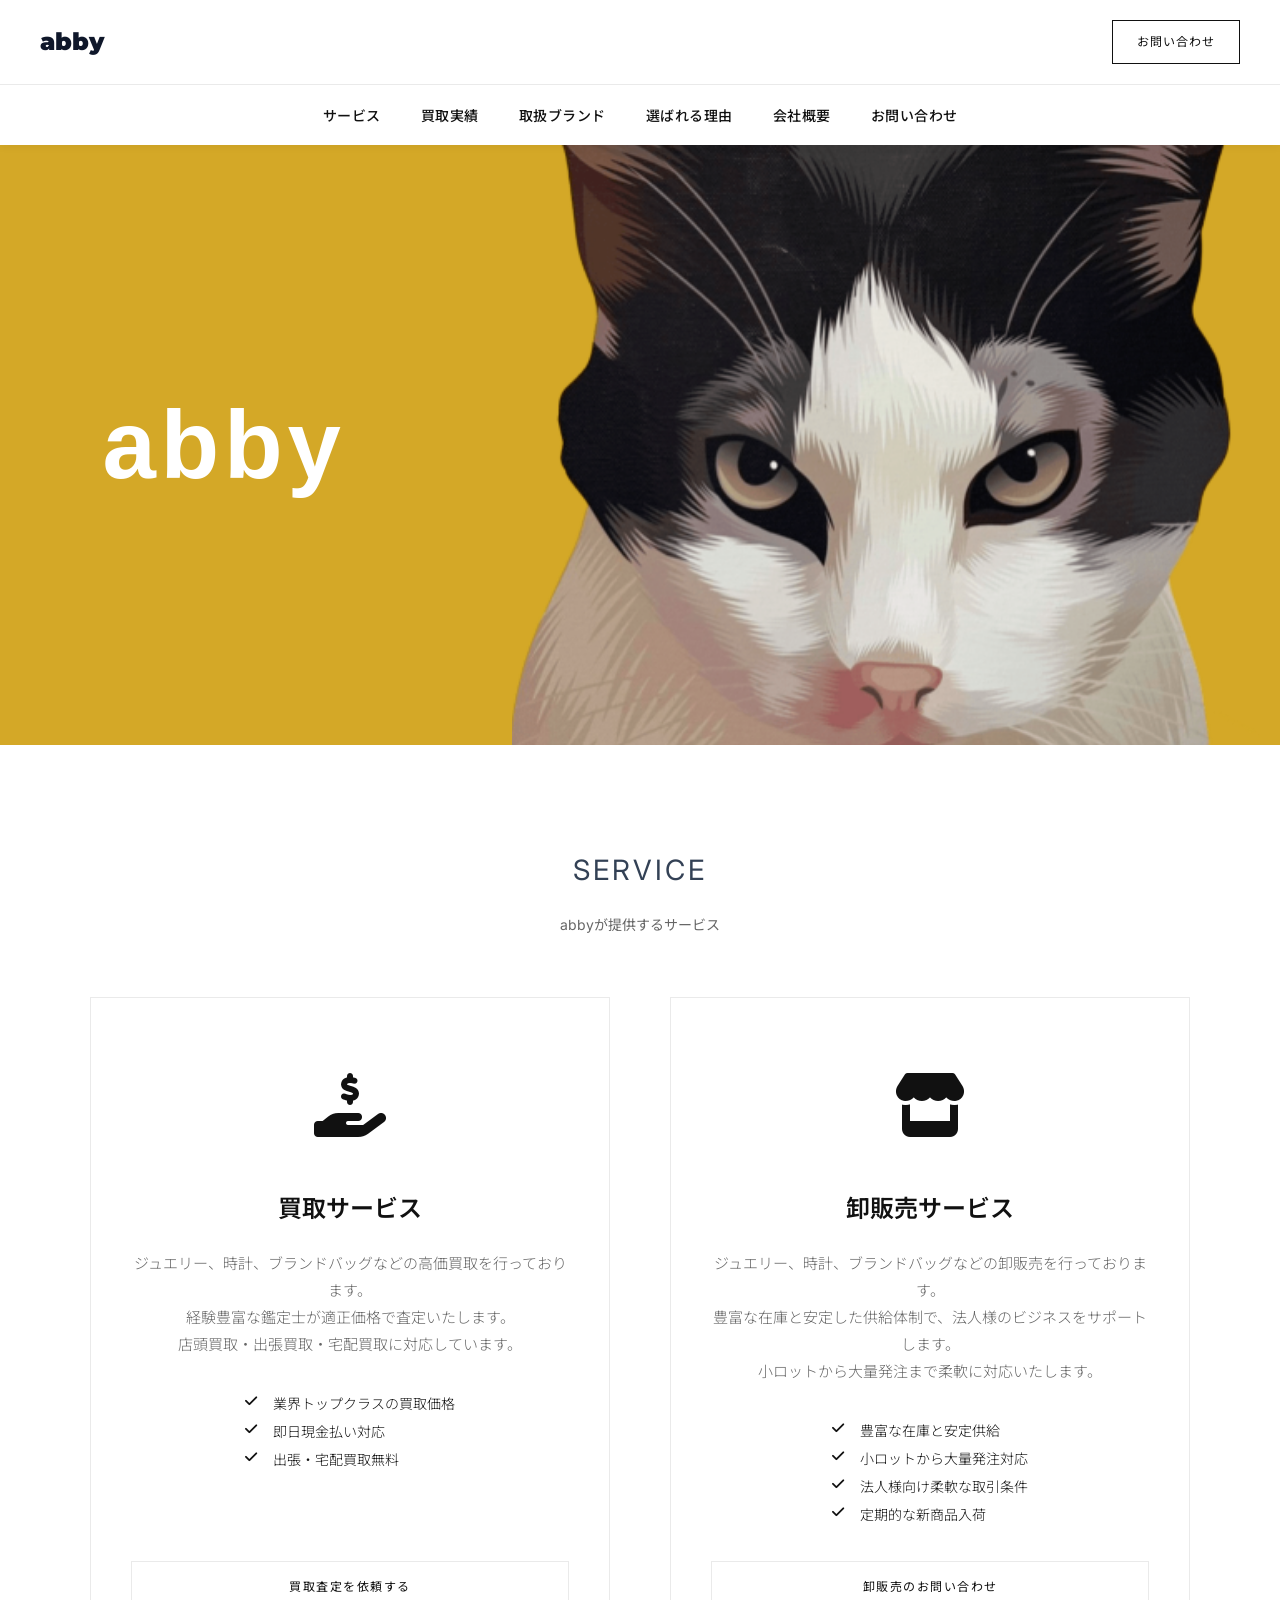
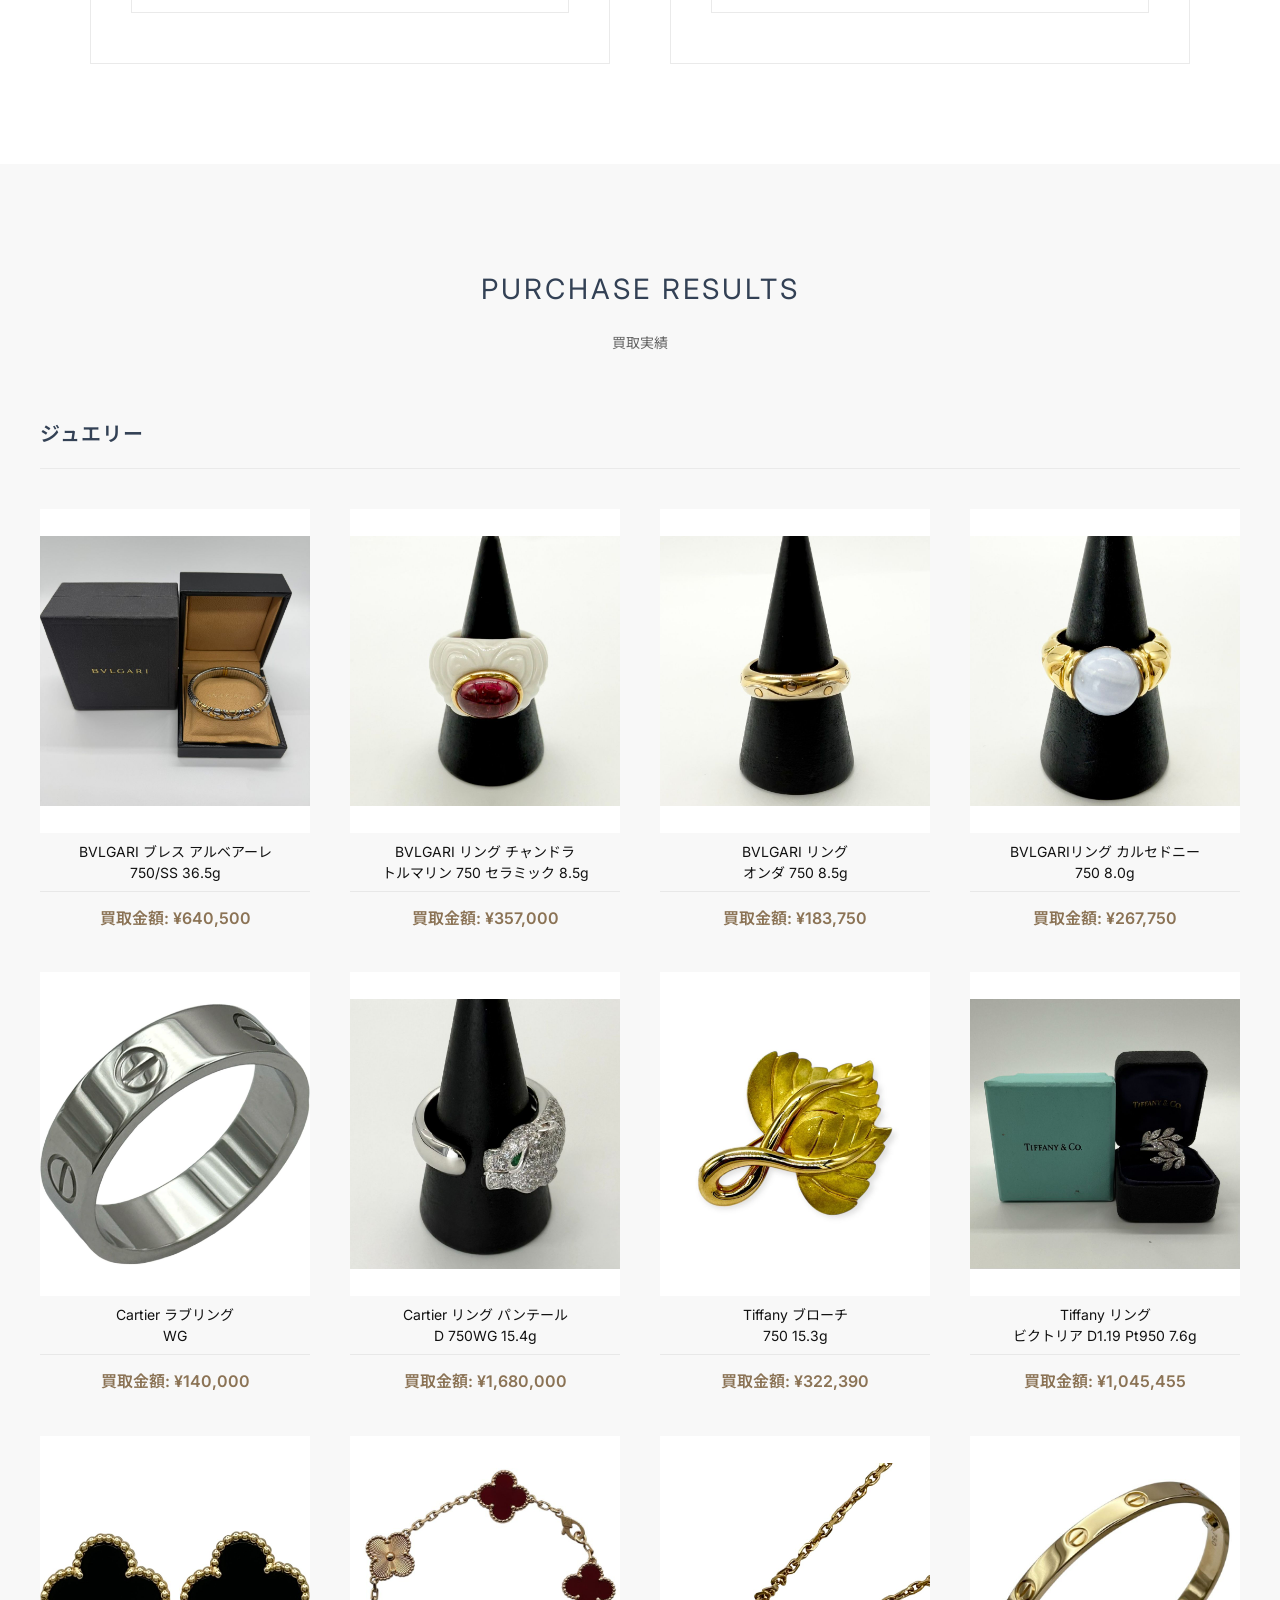
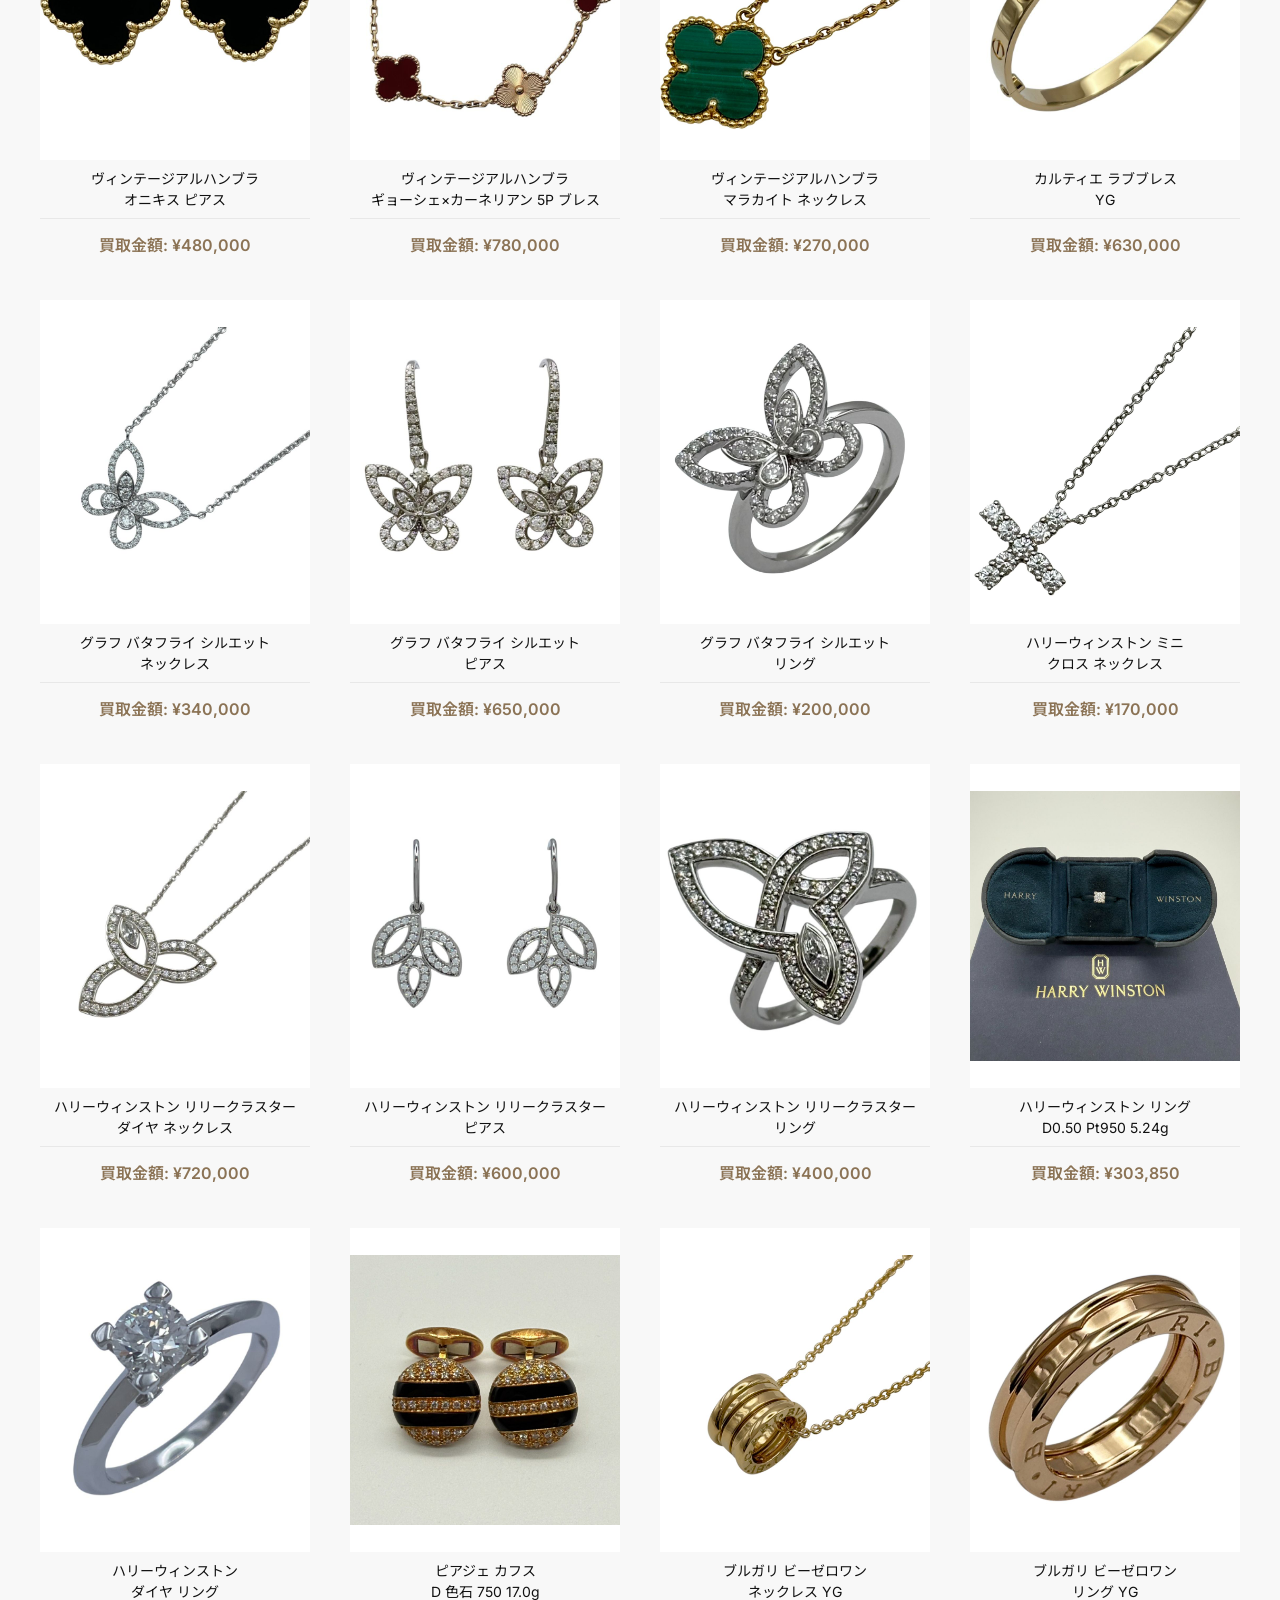
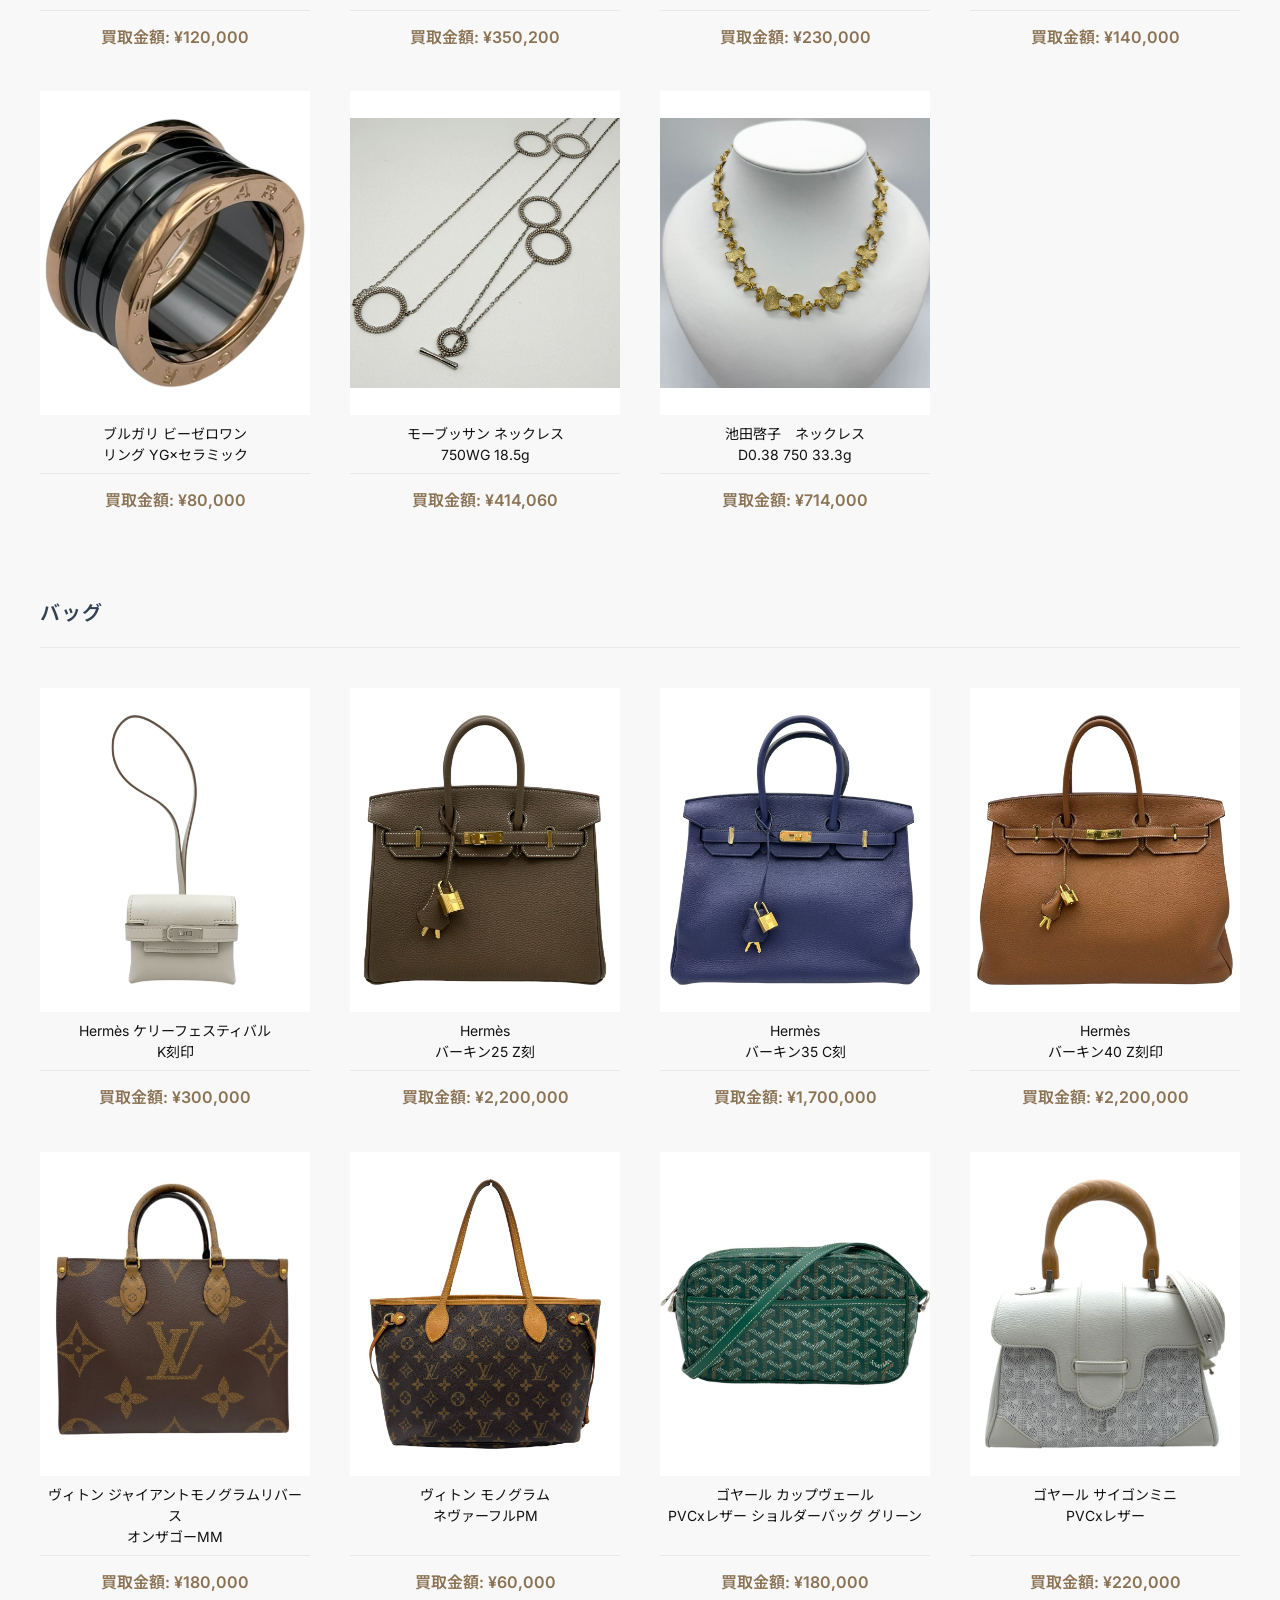
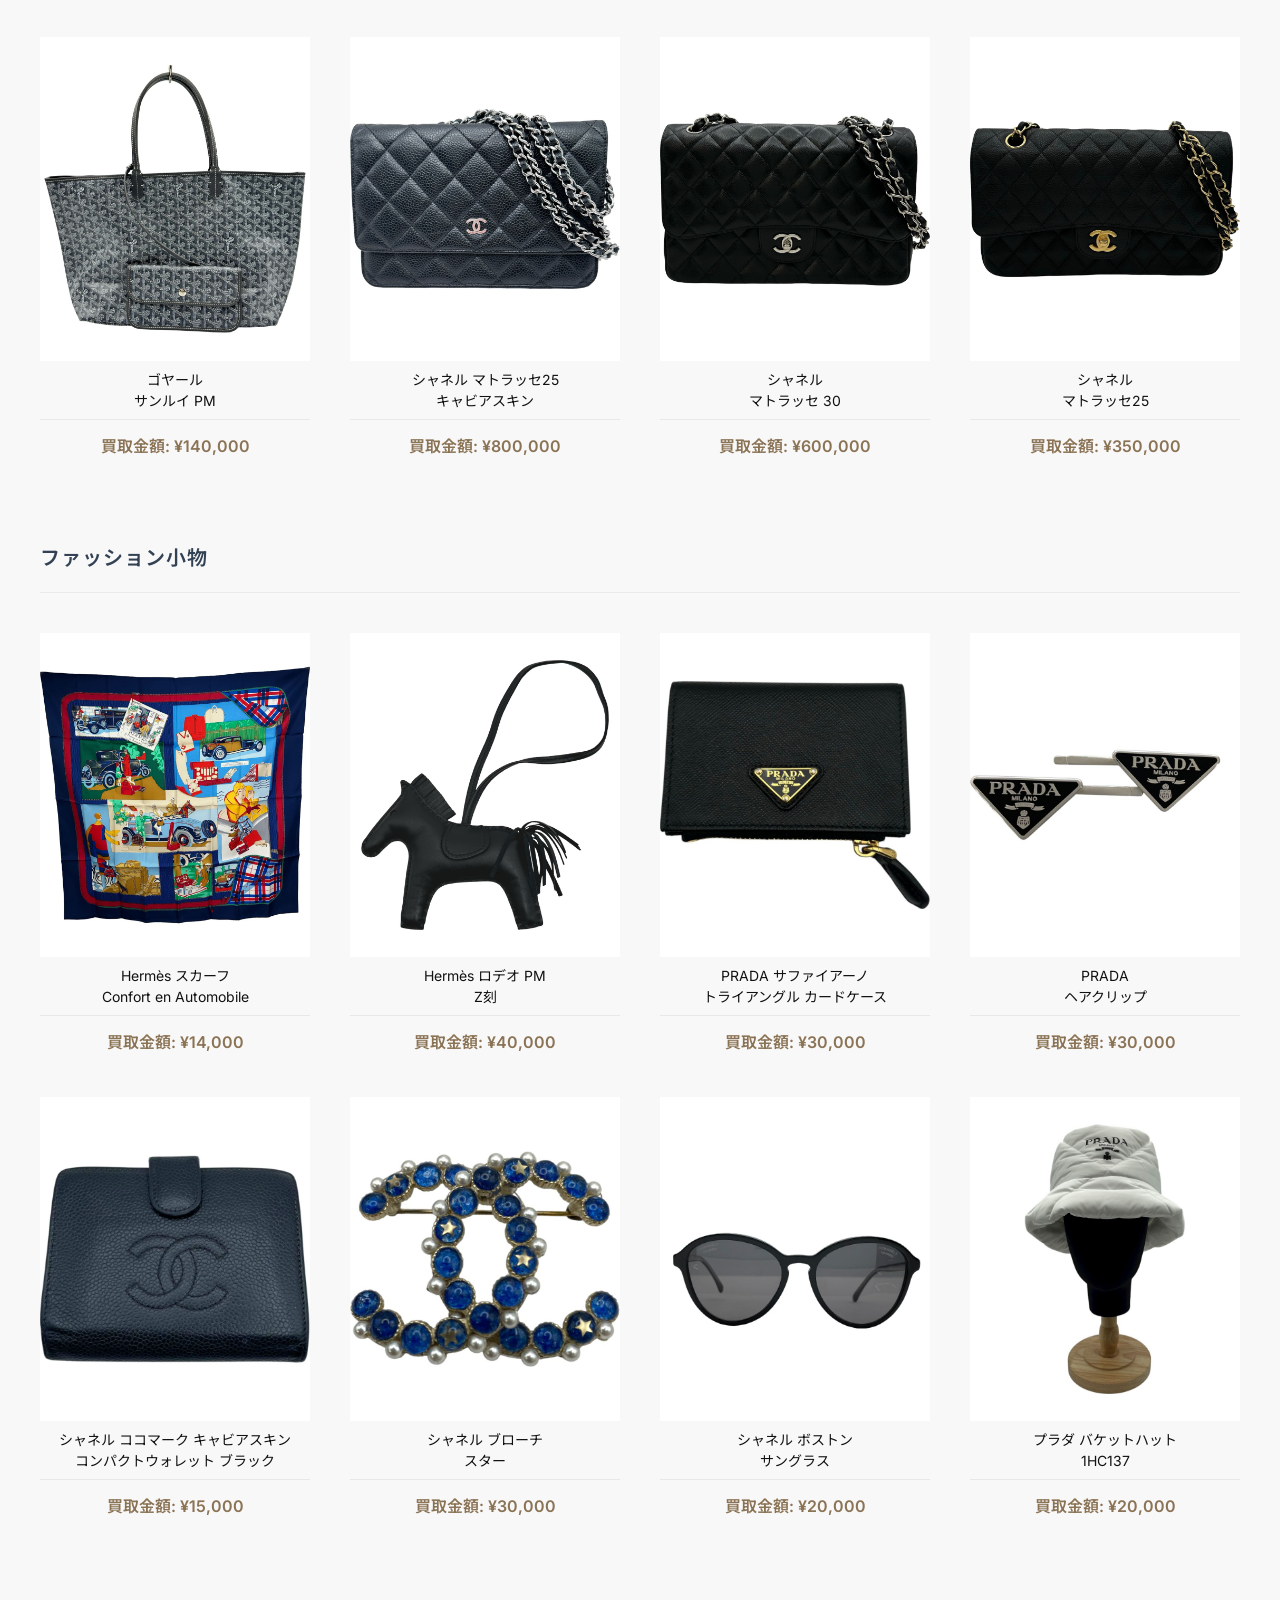
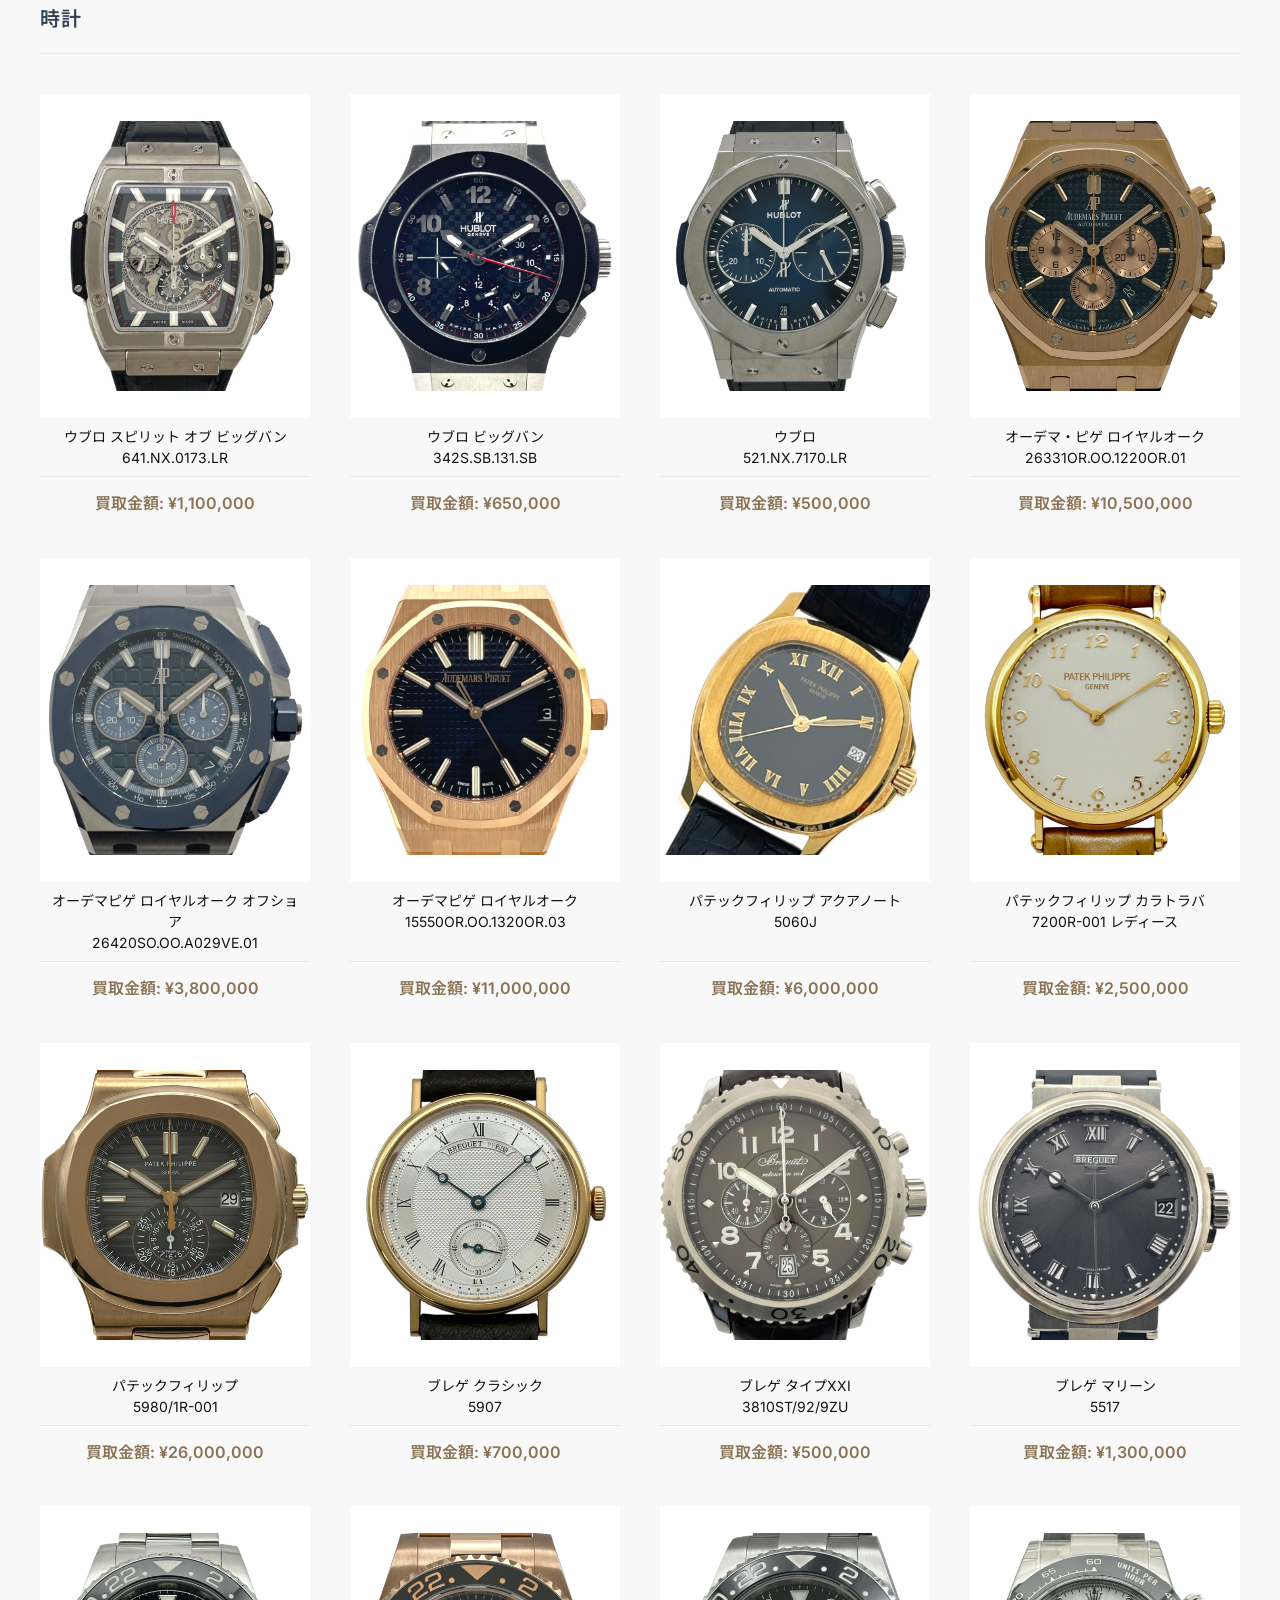
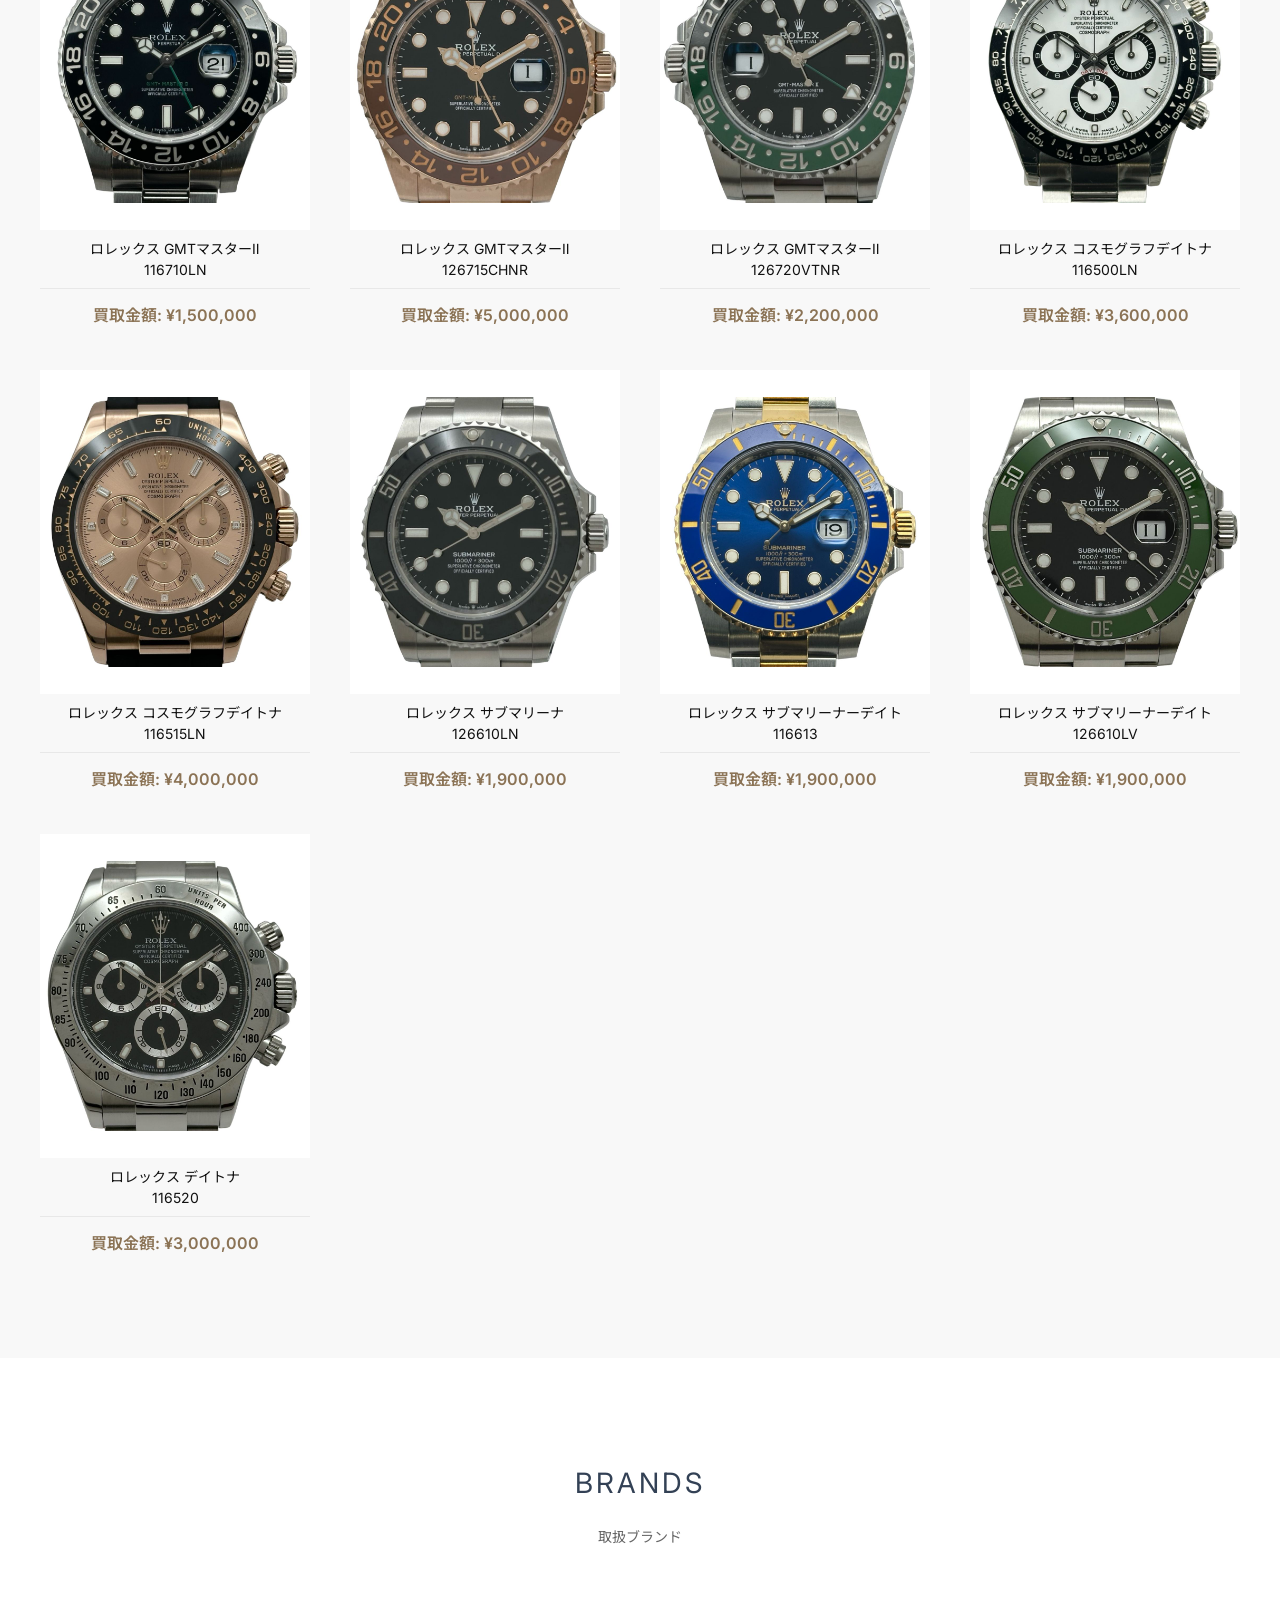
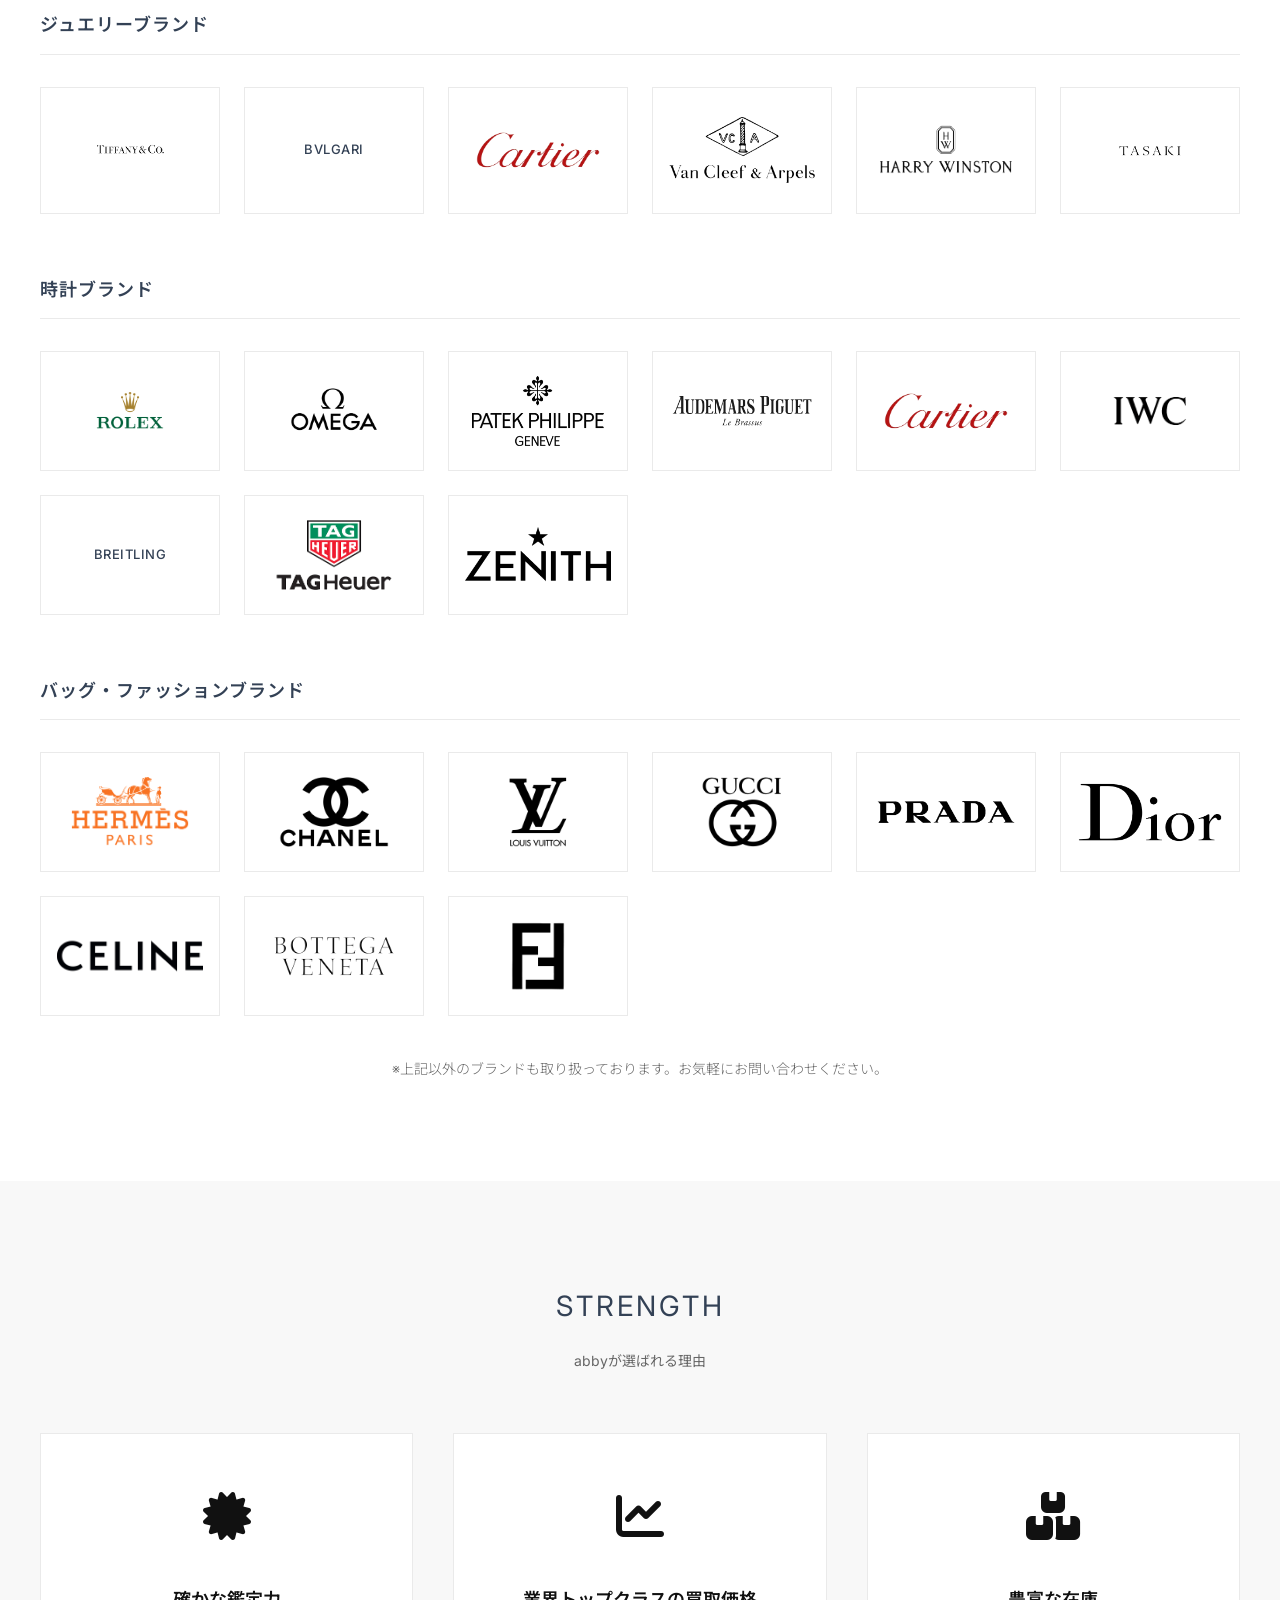
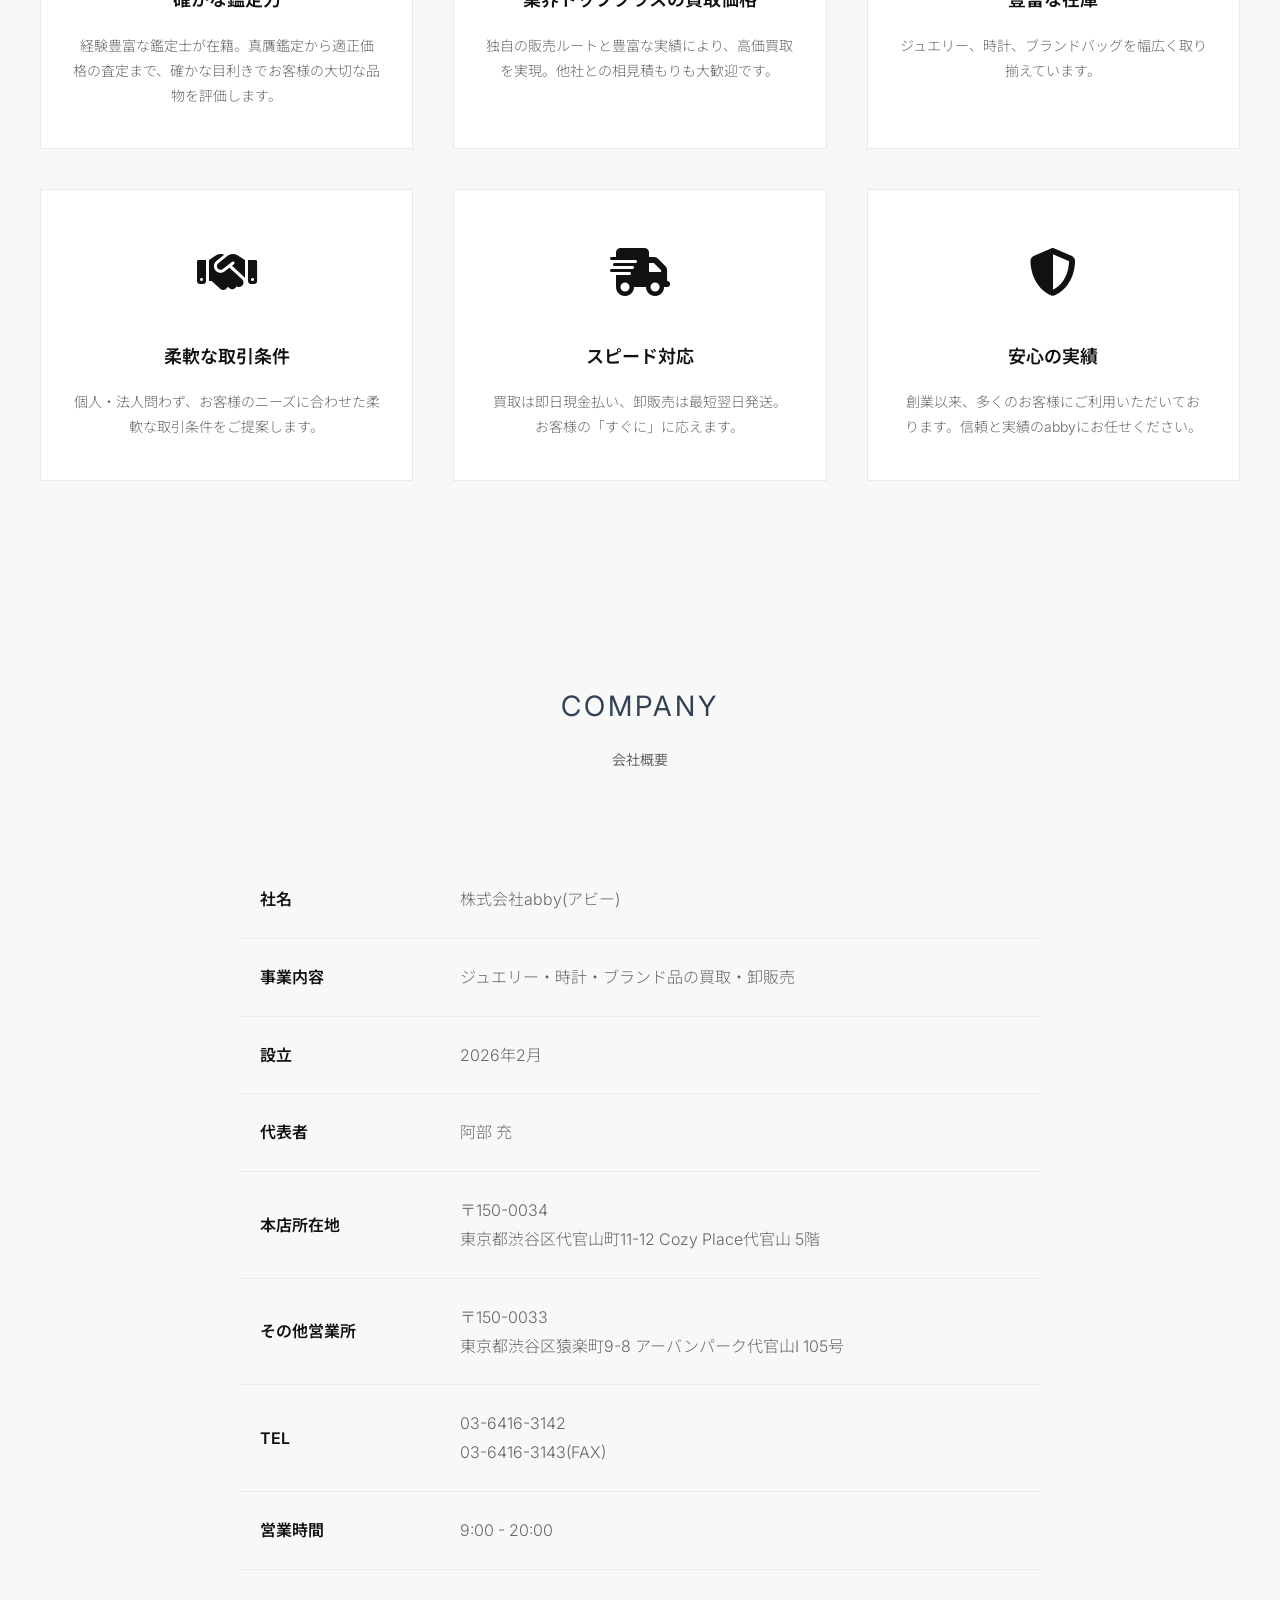
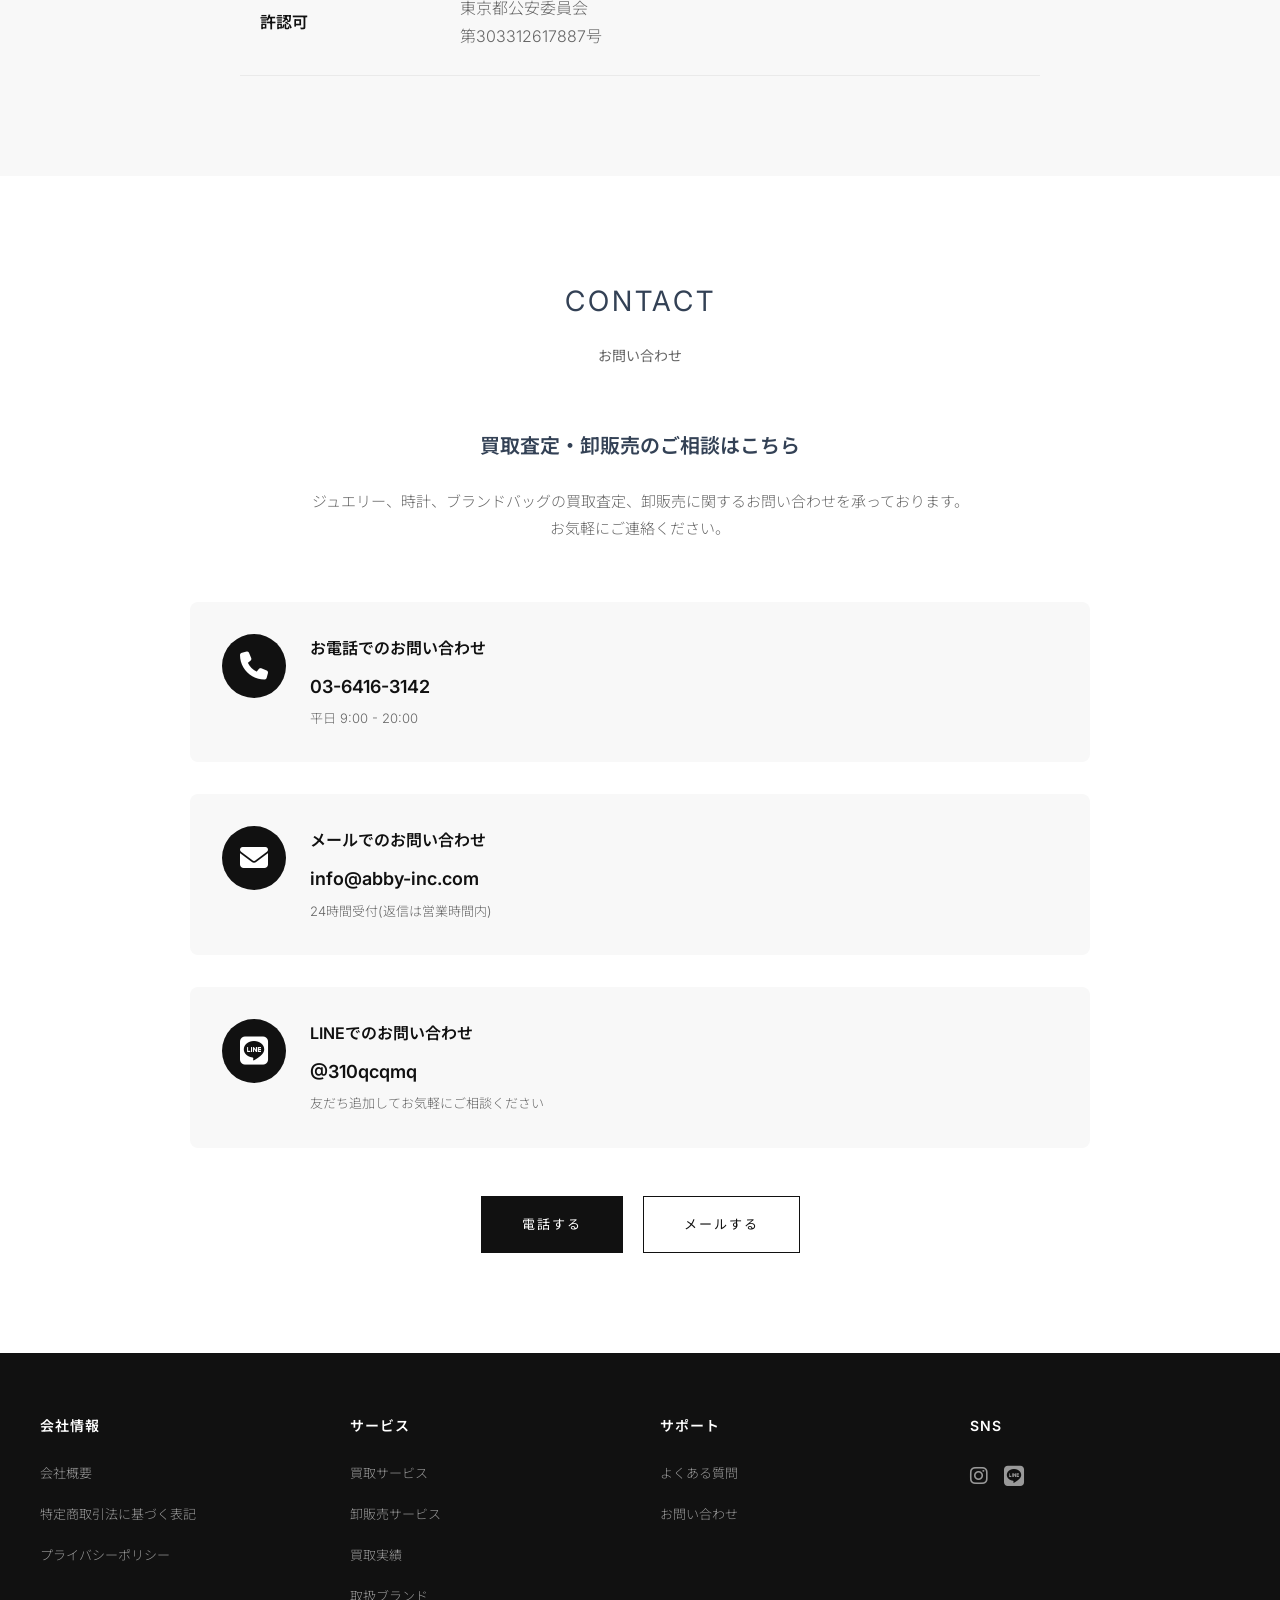
<file: index.html>
<!DOCTYPE html>
<html lang="ja">
<head>
    <meta charset="UTF-8">
    <meta name="viewport" content="width=device-width, initial-scale=1.0">
    <title>abby - ブランド品の買取・卸販売</title>
    <meta name="description" content="ジュエリー、時計、ブランドバッグの買取・卸販売を行う株式会社abby。高価買取と豊富な在庫で、個人・法人のお客様をサポートします。">
    <meta name="keywords" content="ジュエリー買取,時計買取,ブランド買取,卸販売,abby,東京,渋谷,代官山">
    <meta name="author" content="株式会社abby">
    <meta name="robots" content="index, follow">
    <link rel="canonical" href="https://abby-inc.com/">
    
    <!-- Open Graph / SNS共有用 -->
    <meta property="og:type" content="website">
    <meta property="og:url" content="https://abby-inc.com/">
    <meta property="og:title" content="abby - ブランド品の買取・卸販売">
    <meta property="og:description" content="ジュエリー、時計、ブランドバッグの買取・卸販売を行う株式会社abby。高価買取と豊富な在庫で、個人・法人のお客様をサポートします。">
    <meta property="og:site_name" content="株式会社abby">
    
    <!-- Twitter Card -->
    <meta name="twitter:card" content="summary_large_image">
    <meta name="twitter:title" content="abby - ブランド品の買取・卸販売">
    <meta name="twitter:description" content="ジュエリー、時計、ブランドバッグの買取・卸販売を行う株式会社abby。">
    
    <link rel="stylesheet" href="css/style.css">
    <link rel="stylesheet" href="https://cdn.jsdelivr.net/npm/@fortawesome/fontawesome-free@6.4.0/css/all.min.css">
    <link href="https://fonts.googleapis.com/css2?family=Montserrat:wght@900&family=Inter:wght@300;400;500;600;700&family=Noto+Sans+JP:wght@300;400;500;700&display=swap" rel="stylesheet">
</head>
<body>
    <!-- Header -->
    <header class="header">
        <div class="header-top">
            <div class="container">
                <a href="/" class="logo">abby</a>
                <div class="header-icons">
                    <a href="reuse/inquiry.html" class="btn-header-contact">お問い合わせ</a>
                </div>
            </div>
        </div>
        <nav class="header-nav">
            <div class="container">
                <ul class="nav-menu">
                    <li><a href="#service">サービス</a></li>
                    <li><a href="#results">買取実績</a></li>
                    <li><a href="#brands">取扱ブランド</a></li>
                    <li><a href="#strength">選ばれる理由</a></li>
                    <li><a href="#company">会社概要</a></li>
                    <li><a href="reuse/inquiry.html">お問い合わせ</a></li>
                </ul>
                <button class="menu-toggle" aria-label="メニューを開く">
                    <span></span>
                    <span></span>
                    <span></span>
                </button>
            </div>
        </nav>
    </header>

    <!-- Hero Slideshow Section -->
    <section class="hero">
        <div class="container">
            <div class="hero-text">
                <div class="logo-text">abby</div>
            </div>
            <div class="hero-image">
                <img src="images/cat-hero.png" alt="abby">
            </div>
        </div>
    </section>

    <!-- Service Section -->
    <section class="section" id="service">
        <div class="container">
            <h2 class="section-title">SERVICE</h2>
            <p class="section-subtitle">abbyが提供するサービス</p>
            <div class="service-cards">
                <div class="service-card-large">
                    <div class="service-icon-large">
                        <i class="fas fa-hand-holding-usd"></i>
                    </div>
                    <h3 class="service-title-large">買取サービス</h3>
                    <p class="service-description-large">
                        ジュエリー、時計、ブランドバッグなどの高価買取を行っております。<br>
                        経験豊富な鑑定士が適正価格で査定いたします。<br>
                        店頭買取・出張買取・宅配買取に対応しています。
                    </p>
                    <ul class="service-list">
                        <li><i class="fas fa-check"></i> 業界トップクラスの買取価格</li>
                        <li><i class="fas fa-check"></i> 即日現金払い対応</li>
                        <li><i class="fas fa-check"></i> 出張・宅配買取無料</li>
                    </ul>
                    <a href="reuse/inquiry.html" class="btn btn-view-all">買取査定を依頼する</a>
                </div>
                <div class="service-card-large">
                    <div class="service-icon-large">
                        <i class="fas fa-store"></i>
                    </div>
                    <h3 class="service-title-large">卸販売サービス</h3>
                    <p class="service-description-large">
                        ジュエリー、時計、ブランドバッグなどの卸販売を行っております。<br>
                        豊富な在庫と安定した供給体制で、法人様のビジネスをサポートします。<br>
                        小ロットから大量発注まで柔軟に対応いたします。
                    </p>
                    <ul class="service-list">
                        <li><i class="fas fa-check"></i> 豊富な在庫と安定供給</li>
                        <li><i class="fas fa-check"></i> 小ロットから大量発注対応</li>
                        <li><i class="fas fa-check"></i> 法人様向け柔軟な取引条件</li>
                        <li><i class="fas fa-check"></i> 定期的な新商品入荷</li>
                    </ul>
                    <a href="reuse/inquiry.html" class="btn btn-view-all">卸販売のお問い合わせ</a>
                </div>
            </div>
        </div>
    </section>

    <!-- Purchase Results Section -->
    <section class="section section-gray" id="results">
        <div class="container">
            <h2 class="section-title">PURCHASE RESULTS</h2>
            <p class="section-subtitle">買取実績</p>
            
            <!-- Jewelry -->
            <div class="product-category">
                <h3 class="product-category-title">ジュエリー</h3>
                <div class="product-grid">
                    <!-- BVLGARI -->
                    <div class="product-card">
                        <div class="product-image">
                            <img src="images/jewelry/jewelry-04.jpg" alt="BVLGARI ブレス アルベアーレ">
                        </div>
                        <h4 class="product-name">BVLGARI ブレス アルベアーレ<br>750/SS 36.5g</h4>
                        <p class="product-price">買取金額: ¥640,500</p>
                    </div>
                    <div class="product-card">
                        <div class="product-image">
                            <img src="images/jewelry/jewelry-09.jpg" alt="BVLGARI リング チャンドラ">
                        </div>
                        <h4 class="product-name">BVLGARI リング チャンドラ<br>トルマリン 750 セラミック 8.5g</h4>
                        <p class="product-price">買取金額: ¥357,000</p>
                    </div>
                    <div class="product-card">
                        <div class="product-image">
                            <img src="images/jewelry/jewelry-11.jpg" alt="BVLGARI リング カルセドニー">
                        </div>
                        <h4 class="product-name">BVLGARIリング カルセドニー<br>750 8.0g</h4>
                        <p class="product-price">買取金額: ¥267,750</p>
                    </div>
                    <div class="product-card">
                        <div class="product-image">
                            <img src="images/jewelry/jewelry-12.jpg" alt="BVLGARI リング オンダ">
                        </div>
                        <h4 class="product-name">BVLGARI リング<br>オンダ 750 8.5g</h4>
                        <p class="product-price">買取金額: ¥183,750</p>
                    </div>
                    <div class="product-card">
                        <div class="product-image">
                            <img src="images/jewelry/jewelry-24.jpg" alt="ブルガリ ビーゼロワン ネックレス">
                        </div>
                        <h4 class="product-name">ブルガリ ビーゼロワン<br>ネックレス YG</h4>
                        <p class="product-price">買取金額: ¥230,000</p>
                    </div>
                    <div class="product-card">
                        <div class="product-image">
                            <img src="images/jewelry/jewelry-25.jpg" alt="ブルガリ ビーゼロワン リング YG">
                        </div>
                        <h4 class="product-name">ブルガリ ビーゼロワン<br>リング YG</h4>
                        <p class="product-price">買取金額: ¥140,000</p>
                    </div>
                    <div class="product-card">
                        <div class="product-image">
                            <img src="images/jewelry/jewelry-26.jpg" alt="ブルガリ ビーゼロワン リング YG×セラミック">
                        </div>
                        <h4 class="product-name">ブルガリ ビーゼロワン<br>リング YG×セラミック</h4>
                        <p class="product-price">買取金額: ¥80,000</p>
                    </div>
                    <!-- Cartier -->
                    <div class="product-card">
                        <div class="product-image">
                            <img src="images/jewelry/jewelry-10.jpg" alt="Cartier リング パンテール">
                        </div>
                        <h4 class="product-name">Cartier リング パンテール<br>D 750WG 15.4g</h4>
                        <p class="product-price">買取金額: ¥1,680,000</p>
                    </div>
                    <div class="product-card">
                        <div class="product-image">
                            <img src="images/jewelry/jewelry-27.jpg" alt="カルティエ ラブブレス YG">
                        </div>
                        <h4 class="product-name">カルティエ ラブブレス<br>YG</h4>
                        <p class="product-price">買取金額: ¥630,000</p>
                    </div>
                    <div class="product-card">
                        <div class="product-image">
                            <img src="images/jewelry/jewelry-28.jpg" alt="Cartier ラブリング WG">
                        </div>
                        <h4 class="product-name">Cartier ラブリング<br>WG</h4>
                        <p class="product-price">買取金額: ¥140,000</p>
                    </div>
                    <!-- GRAFF -->
                    <div class="product-card">
                        <div class="product-image">
                            <img src="images/jewelry/jewelry-21.jpg" alt="グラフ バタフライ シルエット ネックレス">
                        </div>
                        <h4 class="product-name">グラフ バタフライ シルエット<br>ネックレス</h4>
                        <p class="product-price">買取金額: ¥340,000</p>
                    </div>
                    <div class="product-card">
                        <div class="product-image">
                            <img src="images/jewelry/jewelry-22.jpg" alt="グラフ バタフライ シルエット ピアス">
                        </div>
                        <h4 class="product-name">グラフ バタフライ シルエット<br>ピアス</h4>
                        <p class="product-price">買取金額: ¥650,000</p>
                    </div>
                    <div class="product-card">
                        <div class="product-image">
                            <img src="images/jewelry/jewelry-23.jpg" alt="グラフ バタフライ シルエット リング">
                        </div>
                        <h4 class="product-name">グラフ バタフライ シルエット<br>リング</h4>
                        <p class="product-price">買取金額: ¥200,000</p>
                    </div>
                    <!-- HARRY WINSTON -->
                    <div class="product-card">
                        <div class="product-image">
                            <img src="images/jewelry/jewelry-05.jpg" alt="ハリーウィンストン リング">
                        </div>
                        <h4 class="product-name">ハリーウィンストン リング<br>D0.50 Pt950 5.24g</h4>
                        <p class="product-price">買取金額: ¥303,850</p>
                    </div>
                    <div class="product-card">
                        <div class="product-image">
                            <img src="images/jewelry/jewelry-14.jpg" alt="ハリーウィンストン ミニ クロス ネックレス">
                        </div>
                        <h4 class="product-name">ハリーウィンストン ミニ<br>クロス ネックレス</h4>
                        <p class="product-price">買取金額: ¥170,000</p>
                    </div>
                    <div class="product-card">
                        <div class="product-image">
                            <img src="images/jewelry/jewelry-15.jpg" alt="ハリーウィンストン ダイヤ リング">
                        </div>
                        <h4 class="product-name">ハリーウィンストン<br>ダイヤ リング</h4>
                        <p class="product-price">買取金額: ¥120,000</p>
                    </div>
                    <div class="product-card">
                        <div class="product-image">
                            <img src="images/jewelry/jewelry-29.jpg" alt="ハリーウィンストン リリークラスター ネックレス">
                        </div>
                        <h4 class="product-name">ハリーウィンストン リリークラスター<br>ダイヤ ネックレス</h4>
                        <p class="product-price">買取金額: ¥720,000</p>
                    </div>
                    <div class="product-card">
                        <div class="product-image">
                            <img src="images/jewelry/jewelry-30.jpg" alt="ハリーウィンストン リリークラスター ピアス">
                        </div>
                        <h4 class="product-name">ハリーウィンストン リリークラスター<br>ピアス</h4>
                        <p class="product-price">買取金額: ¥600,000</p>
                    </div>
                    <div class="product-card">
                        <div class="product-image">
                            <img src="images/jewelry/jewelry-31.jpg" alt="ハリーウィンストン リリークラスター リング">
                        </div>
                        <h4 class="product-name">ハリーウィンストン リリークラスター<br>リング</h4>
                        <p class="product-price">買取金額: ¥400,000</p>
                    </div>
                    <!-- Piaget -->
                    <div class="product-card">
                        <div class="product-image">
                            <img src="images/jewelry/jewelry-02.jpg" alt="ピアジェ カフス">
                        </div>
                        <h4 class="product-name">ピアジェ カフス<br>D 色石 750 17.0g</h4>
                        <p class="product-price">買取金額: ¥350,200</p>
                    </div>
                    <!-- Tiffany -->
                    <div class="product-card">
                        <div class="product-image">
                            <img src="images/jewelry/jewelry-01.jpg" alt="Tiffany ブローチ">
                        </div>
                        <h4 class="product-name">Tiffany ブローチ<br>750 15.3g</h4>
                        <p class="product-price">買取金額: ¥322,390</p>
                    </div>
                    <div class="product-card">
                        <div class="product-image">
                            <img src="images/jewelry/jewelry-13.jpg" alt="Tiffany リング ビクトリア">
                        </div>
                        <h4 class="product-name">Tiffany リング<br>ビクトリア D1.19 Pt950 7.6g</h4>
                        <p class="product-price">買取金額: ¥1,045,455</p>
                    </div>
                    <!-- Van Cleef & Arpels -->
                    <div class="product-card">
                        <div class="product-image">
                            <img src="images/jewelry/jewelry-16.jpg" alt="ヴィンテージアルハンブラ マラカイト ネックレス">
                        </div>
                        <h4 class="product-name">ヴィンテージアルハンブラ<br>マラカイト ネックレス</h4>
                        <p class="product-price">買取金額: ¥270,000</p>
                    </div>
                    <div class="product-card">
                        <div class="product-image">
                            <img src="images/jewelry/jewelry-17.jpg" alt="ヴィンテージアルハンブラ オニキス ピアス">
                        </div>
                        <h4 class="product-name">ヴィンテージアルハンブラ<br>オニキス ピアス</h4>
                        <p class="product-price">買取金額: ¥480,000</p>
                    </div>
                    <div class="product-card">
                        <div class="product-image">
                            <img src="images/jewelry/jewelry-18.jpg" alt="ヴィンテージアルハンブラ ギョーシェ×カーネリアン 5P ブレス">
                        </div>
                        <h4 class="product-name">ヴィンテージアルハンブラ<br>ギョーシェ×カーネリアン 5P ブレス</h4>
                        <p class="product-price">買取金額: ¥780,000</p>
                    </div>
                    <!-- その他 -->
                    <div class="product-card">
                        <div class="product-image">
                            <img src="images/jewelry/jewelry-08.jpg" alt="池田啓子 ネックレス">
                        </div>
                        <h4 class="product-name">池田啓子　ネックレス<br>D0.38 750 33.3g</h4>
                        <p class="product-price">買取金額: ¥714,000</p>
                    </div>
                    <div class="product-card">
                        <div class="product-image">
                            <img src="images/jewelry/jewelry-06.jpg" alt="モーブッサン ネックレス">
                        </div>
                        <h4 class="product-name">モーブッサン ネックレス<br>750WG 18.5g</h4>
                        <p class="product-price">買取金額: ¥414,060</p>
                    </div>
                </div>
            </div>

            <!-- Bags -->
            <div class="product-category">
                <h3 class="product-category-title">バッグ</h3>
                <div class="product-grid">
                    <!-- CHANEL -->
                    <div class="product-card">
                        <div class="product-image">
                            <img src="images/bags/bag-16.jpg" alt="シャネル マトラッセ25">
                        </div>
                        <h4 class="product-name">シャネル<br>マトラッセ25</h4>
                        <p class="product-price">買取金額: ¥350,000</p>
                    </div>
                    <div class="product-card">
                        <div class="product-image">
                            <img src="images/bags/bag-17.jpg" alt="シャネル マトラッセ25 キャビアスキン">
                        </div>
                        <h4 class="product-name">シャネル マトラッセ25<br>キャビアスキン</h4>
                        <p class="product-price">買取金額: ¥800,000</p>
                    </div>
                    <div class="product-card">
                        <div class="product-image">
                            <img src="images/bags/bag-07.jpg" alt="シャネル マトラッセ 30">
                        </div>
                        <h4 class="product-name">シャネル<br>マトラッセ 30</h4>
                        <p class="product-price">買取金額: ¥600,000</p>
                    </div>
                    <!-- Goyard -->
                    <div class="product-card">
                        <div class="product-image">
                            <img src="images/bags/bag-02.jpg" alt="ゴヤール カップヴェール ショルダーバッグ">
                        </div>
                        <h4 class="product-name">ゴヤール カップヴェール<br>PVCxレザー ショルダーバッグ グリーン</h4>
                        <p class="product-price">買取金額: ¥180,000</p>
                    </div>
                    <div class="product-card">
                        <div class="product-image">
                            <img src="images/bags/bag-05.jpg" alt="ゴヤール サイゴンミニ">
                        </div>
                        <h4 class="product-name">ゴヤール サイゴンミニ<br>PVCxレザー</h4>
                        <p class="product-price">買取金額: ¥220,000</p>
                    </div>
                    <div class="product-card">
                        <div class="product-image">
                            <img src="images/bags/bag-12.jpg" alt="ゴヤール サンルイ PM">
                        </div>
                        <h4 class="product-name">ゴヤール<br>サンルイ PM</h4>
                        <p class="product-price">買取金額: ¥140,000</p>
                    </div>
                    <!-- Hermès -->
                    <div class="product-card">
                        <div class="product-image">
                            <img src="images/bags/bag-08.jpg" alt="Hermès バーキン25 Z刻">
                        </div>
                        <h4 class="product-name">Hermès<br>バーキン25 Z刻</h4>
                        <p class="product-price">買取金額: ¥2,200,000</p>
                    </div>
                    <div class="product-card">
                        <div class="product-image">
                            <img src="images/bags/bag-09.jpg" alt="Hermès バーキン35 C刻">
                        </div>
                        <h4 class="product-name">Hermès<br>バーキン35 C刻</h4>
                        <p class="product-price">買取金額: ¥1,700,000</p>
                    </div>
                    <div class="product-card">
                        <div class="product-image">
                            <img src="images/bags/bag-10.jpg" alt="Hermès バーキン40 Z刻印">
                        </div>
                        <h4 class="product-name">Hermès<br>バーキン40 Z刻印</h4>
                        <p class="product-price">買取金額: ¥2,200,000</p>
                    </div>
                    <div class="product-card">
                        <div class="product-image">
                            <img src="images/bags/bag-11.jpg" alt="ヴィトン モノグラム ネヴァーフルPM">
                        </div>
                        <h4 class="product-name">ヴィトン モノグラム<br>ネヴァーフルPM</h4>
                        <p class="product-price">買取金額: ¥60,000</p>
                    </div>
                    <div class="product-card">
                        <div class="product-image">
                            <img src="images/bags/bag-03.jpg" alt="Hermès ケリーフェスティバル">
                        </div>
                        <h4 class="product-name">Hermès ケリーフェスティバル<br>K刻印</h4>
                        <p class="product-price">買取金額: ¥300,000</p>
                    </div>
                    <!-- LOUIS VUITTON -->
                    <div class="product-card">
                        <div class="product-image">
                            <img src="images/bags/bag-01.jpg" alt="ヴィトン ジャイアントモノグラムリバース オンザゴーMM">
                        </div>
                        <h4 class="product-name">ヴィトン ジャイアントモノグラムリバース<br>オンザゴーMM</h4>
                        <p class="product-price">買取金額: ¥180,000</p>
                    </div>
                </div>
            </div>

            <!-- Fashion Accessories -->
            <div class="product-category">
                <h3 class="product-category-title">ファッション小物</h3>
                <div class="product-grid">
                    <!-- CHANEL -->
                    <div class="product-card">
                        <div class="product-image">
                            <img src="images/jewelry/jewelry-20.jpg" alt="シャネル ブローチ スター">
                        </div>
                        <h4 class="product-name">シャネル ブローチ<br>スター</h4>
                        <p class="product-price">買取金額: ¥30,000</p>
                    </div>
                    <div class="product-card">
                        <div class="product-image">
                            <img src="images/bags/bag-15.jpg" alt="シャネル ボストン サングラス">
                        </div>
                        <h4 class="product-name">シャネル ボストン<br>サングラス</h4>
                        <p class="product-price">買取金額: ¥20,000</p>
                    </div>
                    <div class="product-card">
                        <div class="product-image">
                            <img src="images/bags/bag-04.jpg" alt="シャネル ココマーク コンパクトウォレット">
                        </div>
                        <h4 class="product-name">シャネル ココマーク キャビアスキン<br>コンパクトウォレット ブラック</h4>
                        <p class="product-price">買取金額: ¥15,000</p>
                    </div>
                    <!-- Hermès -->
                    <div class="product-card">
                        <div class="product-image">
                            <img src="images/bags/bag-18.jpg" alt="Hermès ロデオ PM">
                        </div>
                        <h4 class="product-name">Hermès ロデオ PM<br>Z刻</h4>
                        <p class="product-price">買取金額: ¥40,000</p>
                    </div>
                    <div class="product-card">
                        <div class="product-image">
                            <img src="images/jewelry/jewelry-19.jpg" alt="Hermès スカーフ Confort en Automobile">
                        </div>
                        <h4 class="product-name">Hermès スカーフ<br>Confort en Automobile</h4>
                        <p class="product-price">買取金額: ¥14,000</p>
                    </div>
                    <!-- PRADA -->
                    <div class="product-card">
                        <div class="product-image">
                            <img src="images/bags/bag-13.jpg" alt="プラダ バケットハット">
                        </div>
                        <h4 class="product-name">プラダ バケットハット<br>1HC137</h4>
                        <p class="product-price">買取金額: ¥20,000</p>
                    </div>
                    <div class="product-card">
                        <div class="product-image">
                            <img src="images/bags/bag-06.jpg" alt="PRADA サファイアーノ カードケース">
                        </div>
                        <h4 class="product-name">PRADA サファイアーノ<br>トライアングル カードケース</h4>
                        <p class="product-price">買取金額: ¥30,000</p>
                    </div>
                    <div class="product-card">
                        <div class="product-image">
                            <img src="images/bags/bag-14.jpg" alt="PRADA ヘアクリップ">
                        </div>
                        <h4 class="product-name">PRADA<br>ヘアクリップ</h4>
                        <p class="product-price">買取金額: ¥30,000</p>
                    </div>
                </div>
            </div>

            <!-- Watch -->
            <div class="product-category">
                <h3 class="product-category-title">時計</h3>
                <div class="product-grid">
                    <!-- Audemars Piguet -->
                    <div class="product-card">
                        <div class="product-image">
                            <img src="images/watches/watch-19.jpg" alt="オーデマ・ピゲ ロイヤルオーク 26331">
                        </div>
                        <h4 class="product-name">オーデマ・ピゲ ロイヤルオーク<br>26331OR.OO.1220OR.01</h4>
                        <p class="product-price">買取金額: ¥10,500,000</p>
                    </div>
                    <div class="product-card">
                        <div class="product-image">
                            <img src="images/watches/watch-20.jpg" alt="オーデマピゲ ロイヤルオーク">
                        </div>
                        <h4 class="product-name">オーデマピゲ ロイヤルオーク<br>15550OR.OO.1320OR.03</h4>
                        <p class="product-price">買取金額: ¥11,000,000</p>
                    </div>
                    <div class="product-card">
                        <div class="product-image">
                            <img src="images/watches/watch-21.jpg" alt="オーデマピゲ ロイヤルオーク オフショア">
                        </div>
                        <h4 class="product-name">オーデマピゲ ロイヤルオーク オフショア<br>26420SO.OO.A029VE.01</h4>
                        <p class="product-price">買取金額: ¥3,800,000</p>
                    </div>
                    <!-- Breguet -->
                    <div class="product-card">
                        <div class="product-image">
                            <img src="images/watches/watch-06.jpg" alt="ブレゲ クラシック 5907">
                        </div>
                        <h4 class="product-name">ブレゲ クラシック<br>5907</h4>
                        <p class="product-price">買取金額: ¥700,000</p>
                    </div>
                    <div class="product-card">
                        <div class="product-image">
                            <img src="images/watches/watch-18.jpg" alt="ブレゲ マリーン 5517">
                        </div>
                        <h4 class="product-name">ブレゲ マリーン<br>5517</h4>
                        <p class="product-price">買取金額: ¥1,300,000</p>
                    </div>
                    <div class="product-card">
                        <div class="product-image">
                            <img src="images/watches/watch-15.jpg" alt="ブレゲ タイプXXI">
                        </div>
                        <h4 class="product-name">ブレゲ タイプXXI<br>3810ST/92/9ZU</h4>
                        <p class="product-price">買取金額: ¥500,000</p>
                    </div>
                    <!-- HUBLOT -->
                    <div class="product-card">
                        <div class="product-image">
                            <img src="images/watches/watch-17.jpg" alt="ウブロ ビッグバン">
                        </div>
                        <h4 class="product-name">ウブロ ビッグバン<br>342S.SB.131.SB</h4>
                        <p class="product-price">買取金額: ¥650,000</p>
                    </div>
                    <div class="product-card">
                        <div class="product-image">
                            <img src="images/watches/watch-11.jpg" alt="ウブロ スピリット オブ ビッグバン">
                        </div>
                        <h4 class="product-name">ウブロ スピリット オブ ビッグバン<br>641.NX.0173.LR</h4>
                        <p class="product-price">買取金額: ¥1,100,000</p>
                    </div>
                    <div class="product-card">
                        <div class="product-image">
                            <img src="images/watches/watch-07.jpg" alt="ウブロ 521.NX.7170.LR">
                        </div>
                        <h4 class="product-name">ウブロ<br>521.NX.7170.LR</h4>
                        <p class="product-price">買取金額: ¥500,000</p>
                    </div>
                    <!-- Patek Philippe -->
                    <div class="product-card">
                        <div class="product-image">
                            <img src="images/watches/watch-16.jpg" alt="パテックフィリップ 5980/1R-001">
                        </div>
                        <h4 class="product-name">パテックフィリップ<br>5980/1R-001</h4>
                        <p class="product-price">買取金額: ¥26,000,000</p>
                    </div>
                    <div class="product-card">
                        <div class="product-image">
                            <img src="images/watches/watch-04.jpg" alt="パテックフィリップ アクアノート 5060J">
                        </div>
                        <h4 class="product-name">パテックフィリップ アクアノート<br>5060J</h4>
                        <p class="product-price">買取金額: ¥6,000,000</p>
                    </div>
                    <div class="product-card">
                        <div class="product-image">
                            <img src="images/watches/watch-05.jpg" alt="パテックフィリップ カラトラバ 7200R-001">
                        </div>
                        <h4 class="product-name">パテックフィリップ カラトラバ<br>7200R-001 レディース</h4>
                        <p class="product-price">買取金額: ¥2,500,000</p>
                    </div>
                    <!-- ROLEX -->
                    <div class="product-card">
                        <div class="product-image">
                            <img src="images/watches/watch-12.jpg" alt="ロレックス コスモグラフデイトナ 116515LN">
                        </div>
                        <h4 class="product-name">ロレックス コスモグラフデイトナ<br>116515LN</h4>
                        <p class="product-price">買取金額: ¥4,000,000</p>
                    </div>
                    <div class="product-card">
                        <div class="product-image">
                            <img src="images/watches/watch-14.jpg" alt="ロレックス コスモグラフデイトナ 116500LN">
                        </div>
                        <h4 class="product-name">ロレックス コスモグラフデイトナ<br>116500LN</h4>
                        <p class="product-price">買取金額: ¥3,600,000</p>
                    </div>
                    <div class="product-card">
                        <div class="product-image">
                            <img src="images/watches/watch-01.jpg" alt="ロレックス GMTマスターⅡ 126715CHNR">
                        </div>
                        <h4 class="product-name">ロレックス GMTマスターⅡ<br>126715CHNR</h4>
                        <p class="product-price">買取金額: ¥5,000,000</p>
                    </div>
                    <div class="product-card">
                        <div class="product-image">
                            <img src="images/watches/watch-02.jpg" alt="ロレックス GMTマスターⅡ 126720VTNR">
                        </div>
                        <h4 class="product-name">ロレックス GMTマスターⅡ<br>126720VTNR</h4>
                        <p class="product-price">買取金額: ¥2,200,000</p>
                    </div>
                    <div class="product-card">
                        <div class="product-image">
                            <img src="images/watches/watch-03.jpg" alt="ロレックス GMTマスターⅡ 116710LN">
                        </div>
                        <h4 class="product-name">ロレックス GMTマスターⅡ<br>116710LN</h4>
                        <p class="product-price">買取金額: ¥1,500,000</p>
                    </div>
                    <div class="product-card">
                        <div class="product-image">
                            <img src="images/watches/watch-08.jpg" alt="ロレックス サブマリーナーデイト 116613">
                        </div>
                        <h4 class="product-name">ロレックス サブマリーナーデイト<br>116613</h4>
                        <p class="product-price">買取金額: ¥1,900,000</p>
                    </div>
                    <div class="product-card">
                        <div class="product-image">
                            <img src="images/watches/watch-10.jpg" alt="ロレックス サブマリーナーデイト 126610LV">
                        </div>
                        <h4 class="product-name">ロレックス サブマリーナーデイト<br>126610LV</h4>
                        <p class="product-price">買取金額: ¥1,900,000</p>
                    </div>
                    <div class="product-card">
                        <div class="product-image">
                            <img src="images/watches/watch-09.jpg" alt="ロレックス サブマリーナ 126610LN">
                        </div>
                        <h4 class="product-name">ロレックス サブマリーナ<br>126610LN</h4>
                        <p class="product-price">買取金額: ¥1,900,000</p>
                    </div>
                    <div class="product-card">
                        <div class="product-image">
                            <img src="images/watches/watch-13.jpg" alt="ロレックス デイトナ 116520">
                        </div>
                        <h4 class="product-name">ロレックス デイトナ<br>116520</h4>
                        <p class="product-price">買取金額: ¥3,000,000</p>
                    </div>
                </div>
            </div>
        </div>
    </section>

    <!-- Brands Section -->
    <section class="section" id="brands">
        <div class="container">
            <h2 class="section-title">BRANDS</h2>
            <p class="section-subtitle">取扱ブランド</p>
            
            <h3 class="brand-category-title">ジュエリーブランド</h3>
            <div class="brand-grid">
                <div class="brand-card">
                    <img src="images/brands/tiffany-co.png" alt="Tiffany & Co.">
                </div>
                <div class="brand-card">BVLGARI</div>
                <div class="brand-card">
                    <img src="images/brands/cartier.jpg" alt="Cartier">
                </div>
                <div class="brand-card">
                    <img src="images/brands/vancleef.jpg" alt="Van Cleef & Arpels">
                </div>
                <div class="brand-card">
                    <img src="images/brands/harrywinston.jpg" alt="HARRY WINSTON">
                </div>
                <div class="brand-card">
                    <img src="images/brands/tasaki.jpg" alt="TASAKI">
                </div>
            </div>

            <h3 class="brand-category-title">時計ブランド</h3>
            <div class="brand-grid">
                <div class="brand-card">
                    <img src="images/brands/rolex.jpg" alt="ROLEX">
                </div>
                <div class="brand-card">
                    <img src="images/brands/omega.jpg" alt="OMEGA">
                </div>
                <div class="brand-card">
                    <img src="images/brands/patek-philippe.png" alt="PATEK PHILIPPE">
                </div>
                <div class="brand-card">
                    <img src="images/brands/audemarspiguet.jpg" alt="AUDEMARS PIGUET">
                </div>
                <div class="brand-card">
                    <img src="images/brands/cartier.jpg" alt="Cartier">
                </div>
                <div class="brand-card">
                    <img src="images/brands/iwc.jpg" alt="IWC">
                </div>
                <div class="brand-card">BREITLING</div>
                <div class="brand-card">
                    <img src="images/brands/tagheuer.jpg" alt="TAG Heuer">
                </div>
                <div class="brand-card">
                    <img src="images/brands/zenith.jpg" alt="ZENITH">
                </div>
            </div>

            <h3 class="brand-category-title">バッグ・ファッションブランド</h3>
            <div class="brand-grid">
                <div class="brand-card">
                    <img src="images/brands/hermes-orange.jpg" alt="HERMES">
                </div>
                <div class="brand-card">
                    <img src="images/brands/chanel.jpg" alt="CHANEL">
                </div>
                <div class="brand-card">
                    <img src="images/brands/louisvuitton.jpg" alt="LOUIS VUITTON">
                </div>
                <div class="brand-card">
                    <img src="images/brands/gucci.jpg" alt="GUCCI">
                </div>
                <div class="brand-card">
                    <img src="images/brands/prada-final.jpg" alt="PRADA">
                </div>
                <div class="brand-card">
                    <img src="images/brands/dior-final.jpg" alt="DIOR">
                </div>
                <div class="brand-card">
                    <img src="images/brands/celine.jpg" alt="CELINE">
                </div>
                <div class="brand-card">
                    <img src="images/brands/bottegaveneta.jpg" alt="BOTTEGA VENETA">
                </div>
                <div class="brand-card">
                    <img src="images/brands/fendi.jpg" alt="FENDI">
                </div>
            </div>

            <p class="brands-note">※上記以外のブランドも取り扱っております。お気軽にお問い合わせください。</p>
        </div>
    </section>

    <!-- Strength Section -->
    <section class="section section-gray" id="strength">
        <div class="container">
            <h2 class="section-title">STRENGTH</h2>
            <p class="section-subtitle">abbyが選ばれる理由</p>
            <div class="strength-grid">
                <div class="strength-card">
                    <div class="strength-icon">
                        <i class="fas fa-certificate"></i>
                    </div>
                    <h3 class="strength-title">確かな鑑定力</h3>
                    <p class="strength-description">
                        経験豊富な鑑定士が在籍。真贋鑑定から適正価格の査定まで、確かな目利きでお客様の大切な品物を評価します。
                    </p>
                </div>
                <div class="strength-card">
                    <div class="strength-icon">
                        <i class="fas fa-chart-line"></i>
                    </div>
                    <h3 class="strength-title">業界トップクラスの買取価格</h3>
                    <p class="strength-description">
                        独自の販売ルートと豊富な実績により、高価買取を実現。他社との相見積もりも大歓迎です。
                    </p>
                </div>
                <div class="strength-card">
                    <div class="strength-icon">
                        <i class="fas fa-boxes"></i>
                    </div>
                    <h3 class="strength-title">豊富な在庫</h3>
                    <p class="strength-description">
                        ジュエリー、時計、ブランドバッグを幅広く取り揃えています。
                    </p>
                </div>
                <div class="strength-card">
                    <div class="strength-icon">
                        <i class="fas fa-handshake"></i>
                    </div>
                    <h3 class="strength-title">柔軟な取引条件</h3>
                    <p class="strength-description">
                        個人・法人問わず、お客様のニーズに合わせた柔軟な取引条件をご提案します。
                    </p>
                </div>
                <div class="strength-card">
                    <div class="strength-icon">
                        <i class="fas fa-shipping-fast"></i>
                    </div>
                    <h3 class="strength-title">スピード対応</h3>
                    <p class="strength-description">
                        買取は即日現金払い、卸販売は最短翌日発送。お客様の「すぐに」に応えます。
                    </p>
                </div>
                <div class="strength-card">
                    <div class="strength-icon">
                        <i class="fas fa-shield-alt"></i>
                    </div>
                    <h3 class="strength-title">安心の実績</h3>
                    <p class="strength-description">
                        創業以来、多くのお客様にご利用いただいております。信頼と実績のabbyにお任せください。
                    </p>
                </div>
            </div>
        </div>
    </section>

    <!-- Company Section -->
    <section class="section section-gray" id="company">
        <div class="container">
            <h2 class="section-title">COMPANY</h2>
            <p class="section-subtitle">会社概要</p>
            <div class="company-info">
                <table class="company-table">
                    <tr>
                        <th>社名</th>
                        <td>株式会社abby(アビー)</td>
                    </tr>
                    <tr>
                        <th>事業内容</th>
                        <td>ジュエリー・時計・ブランド品の買取・卸販売</td>
                    </tr>
                    <tr>
                        <th>設立</th>
                        <td>2026年2月</td>
                    </tr>
                    <tr>
                        <th>代表者</th>
                        <td>阿部 充</td>
                    </tr>
                    <tr>
                        <th>本店所在地</th>
                        <td>〒150-0034<br>東京都渋谷区代官山町11-12 Cozy Place代官山 5階</td>
                    </tr>
                    　  <th>その他営業所</th>
                        <td>〒150-0033<br>東京都渋谷区猿楽町9-8 アーバンパーク代官山Ⅰ 105号</td>
                    <tr>
                        <th>TEL</th>
                        <td>03-6416-3142<br>03-6416-3143(FAX)</td>
                    </tr>
                    <tr>
                        <th>営業時間</th>
                        <td>9:00 - 20:00</td>
                    </tr>
                    <tr>
                        
                    </tr>
                    <tr>
                        <th>許認可</th>
                        <td>東京都公安委員会<br>第303312617887号</td>
                    </tr>
                </table>
            </div>
        </div>
    </section>

    <!-- Contact Section -->
    <section class="section" id="contact">
        <div class="container">
            <h2 class="section-title">CONTACT</h2>
            <p class="section-subtitle">お問い合わせ</p>
            <div class="contact-container">
                <div class="contact-info">
                    <h3 class="contact-title">買取査定・卸販売のご相談はこちら</h3>
                    <p class="contact-description">
                        ジュエリー、時計、ブランドバッグの買取査定、卸販売に関するお問い合わせを承っております。<br>
                        お気軽にご連絡ください。
                    </p>
                    <div class="contact-methods">
                        <div class="contact-method">
                            <div class="contact-method-icon">
                                <i class="fas fa-phone"></i>
                            </div>
                            <div class="contact-method-content">
                                <h4 class="contact-method-title">お電話でのお問い合わせ</h4>
                                <p class="contact-method-detail">03-6416-3142</p>
                                <p class="contact-method-note">平日 9:00 - 20:00</p>
                            </div>
                        </div>
                        <div class="contact-method">
                            <div class="contact-method-icon">
                                <i class="fas fa-envelope"></i>
                            </div>
                            <div class="contact-method-content">
                                <h4 class="contact-method-title">メールでのお問い合わせ</h4>
                                <p class="contact-method-detail">info@abby-inc.com</p>
                                <p class="contact-method-note">24時間受付(返信は営業時間内)</p>
                            </div>
                        </div>
                        <div class="contact-method">
                            <div class="contact-method-icon">
                                <i class="fab fa-line"></i>
                            </div>
                            <div class="contact-method-content">
                                <h4 class="contact-method-title">LINEでのお問い合わせ</h4>
                                <p class="contact-method-detail">@310qcqmq</p>
                                <p class="contact-method-note">友だち追加してお気軽にご相談ください</p>
                            </div>
                        </div>
                    </div>
                    <div class="contact-buttons">
                        <a href="tel:03-6416-3142" class="btn btn-primary">電話する</a>
                        <a href="mailto:info@abby-inc.com" class="btn btn-secondary">メールする</a>
                    </div>
                </div>
            </div>
        </div>
    </section>

    <!-- Footer -->
    <footer class="footer">
        <div class="container">
            <div class="footer-content">
                <div class="footer-section">
                    <h4>会社情報</h4>
                    <ul>
                        <li><a href="#company">会社概要</a></li>
                        <li><a href="reuse/tokusho.html">特定商取引法に基づく表記</a></li>
                        <li><a href="reuse/privacy.html">プライバシーポリシー</a></li>
                    </ul>
                </div>
                <div class="footer-section">
                    <h4>サービス</h4>
                    <ul>
                        <li><a href="#service">買取サービス</a></li>
                        <li><a href="#service">卸販売サービス</a></li>
                        <li><a href="#results">買取実績</a></li>
                        <li><a href="#brands">取扱ブランド</a></li>
                    </ul>
                </div>
                <div class="footer-section">
                    <h4>サポート</h4>
                    <ul>
                        <li><a href="#">よくある質問</a></li>
                        <li><a href="reuse/inquiry.html">お問い合わせ</a></li>
                    </ul>
                </div>
                <div class="footer-section">
                    <h4>SNS</h4>
                    <div class="social-links">
                        <a href="https://www.instagram.com/_abby0228_" target="_blank" rel="noopener noreferrer" aria-label="Instagram"><i class="fab fa-instagram"></i></a>
                        <a href="https://lin.ee/yBD59DW" target="_blank" rel="noopener noreferrer" aria-label="LINE"><i class="fab fa-line"></i></a>
                    </div>
                </div>
            </div>
            <div class="footer-bottom">
                <p>&copy; 2026 abby. All rights reserved.</p>
            </div>
        </div>
    </footer>

    <script>
        // Mobile Menu Toggle
        const menuToggle = document.querySelector('.menu-toggle');
        const navMenu = document.querySelector('.nav-menu');

        menuToggle.addEventListener('click', () => {
            navMenu.classList.toggle('active');
            menuToggle.classList.toggle('active');
        });

        // Smooth Scroll
        document.querySelectorAll('a[href^="#"]').forEach(anchor => {
            anchor.addEventListener('click', function (e) {
                e.preventDefault();
                const target = document.querySelector(this.getAttribute('href'));
                if (target) {
                    target.scrollIntoView({
                        behavior: 'smooth',
                        block: 'start'
                    });
                    if (navMenu.classList.contains('active')) {
                        navMenu.classList.remove('active');
                        menuToggle.classList.remove('active');
                    }
                }
            });
        });


        // ブランド順自動ソート機能
        function extractBrandName(productNameElement) {
            const fullText = productNameElement.textContent || productNameElement.innerText;
            const lines = fullText.split('\n').map(line => line.trim()).filter(line => line);
            const brandName = lines[0] || '';
            return brandName.trim();
        }

        function normalizeBrandName(brandName) {
            const brandMap = {
                'BVLGARI': 'ブルガリ',
                'ブルガリ': 'ブルガリ',
                'Cartier': 'カルティエ',
                'カルティエ': 'カルティエ',
                'Tiffany': 'ティファニー',
                'ティファニー': 'ティファニー',
                'Van Cleef & Arpels': 'ヴァンクリーフアーペル',
                'ヴィンテージアルハンブラ': 'ヴァンクリーフアーペル',
                'ハリーウィンストン': 'ハリーウィンストン',
                'HARRY WINSTON': 'ハリーウィンストン',
                'グラフ': 'グラフ',
                'Graff': 'グラフ',
                'ピアジェ': 'ピアジェ',
                'Piaget': 'ピアジェ',
                'モーブッサン': 'モーブッサン',
                'Mauboussin': 'モーブッサン',
                '池田啓子': '池田啓子',
                'Hermès': 'エルメス',
                'エルメス': 'エルメス',
                'シャネル': 'シャネル',
                'CHANEL': 'シャネル',
                'ヴィトン': 'ルイヴィトン',
                'LOUIS VUITTON': 'ルイヴィトン',
                'ゴヤール': 'ゴヤール',
                'Goyard': 'ゴヤール',
                'PRADA': 'プラダ',
                'プラダ': 'プラダ',
                'ROLEX': 'ロレックス',
                'ロレックス': 'ロレックス',
                'パテックフィリップ': 'パテックフィリップ',
                'PATEK PHILIPPE': 'パテックフィリップ',
                'オーデマ・ピゲ': 'オーデマピゲ',
                'オーデマピゲ': 'オーデマピゲ',
                'AUDEMARS PIGUET': 'オーデマピゲ',
                'ウブロ': 'ウブロ',
                'HUBLOT': 'ウブロ',
                'ブレゲ': 'ブレゲ',
                'BREGUET': 'ブレゲ',
                'オメガ': 'オメガ',
                'OMEGA': 'オメガ'
            };
            return brandMap[brandName] || brandName;
        }

        function sortProductsByBrand() {
            const categories = document.querySelectorAll('.product-category');
            categories.forEach(category => {
                const grid = category.querySelector('.product-grid');
                if (!grid) return;
                const cards = Array.from(grid.querySelectorAll('.product-card'));
                if (cards.length === 0) return;
                cards.sort((a, b) => {
                    const nameElementA = a.querySelector('.product-name');
                    const nameElementB = b.querySelector('.product-name');
                    if (!nameElementA || !nameElementB) return 0;
                    const brandA = extractBrandName(nameElementA);
                    const brandB = extractBrandName(nameElementB);
                    const normalizedA = normalizeBrandName(brandA);
                    const normalizedB = normalizeBrandName(brandB);
                    return normalizedA.localeCompare(normalizedB, 'ja');
                });
                cards.forEach(card => {
                    grid.appendChild(card);
                });
            });
        }

        if (document.readyState === 'loading') {
            document.addEventListener('DOMContentLoaded', sortProductsByBrand);
        } else {
            sortProductsByBrand();
        }
    </script>
</body>
</html>
</file>
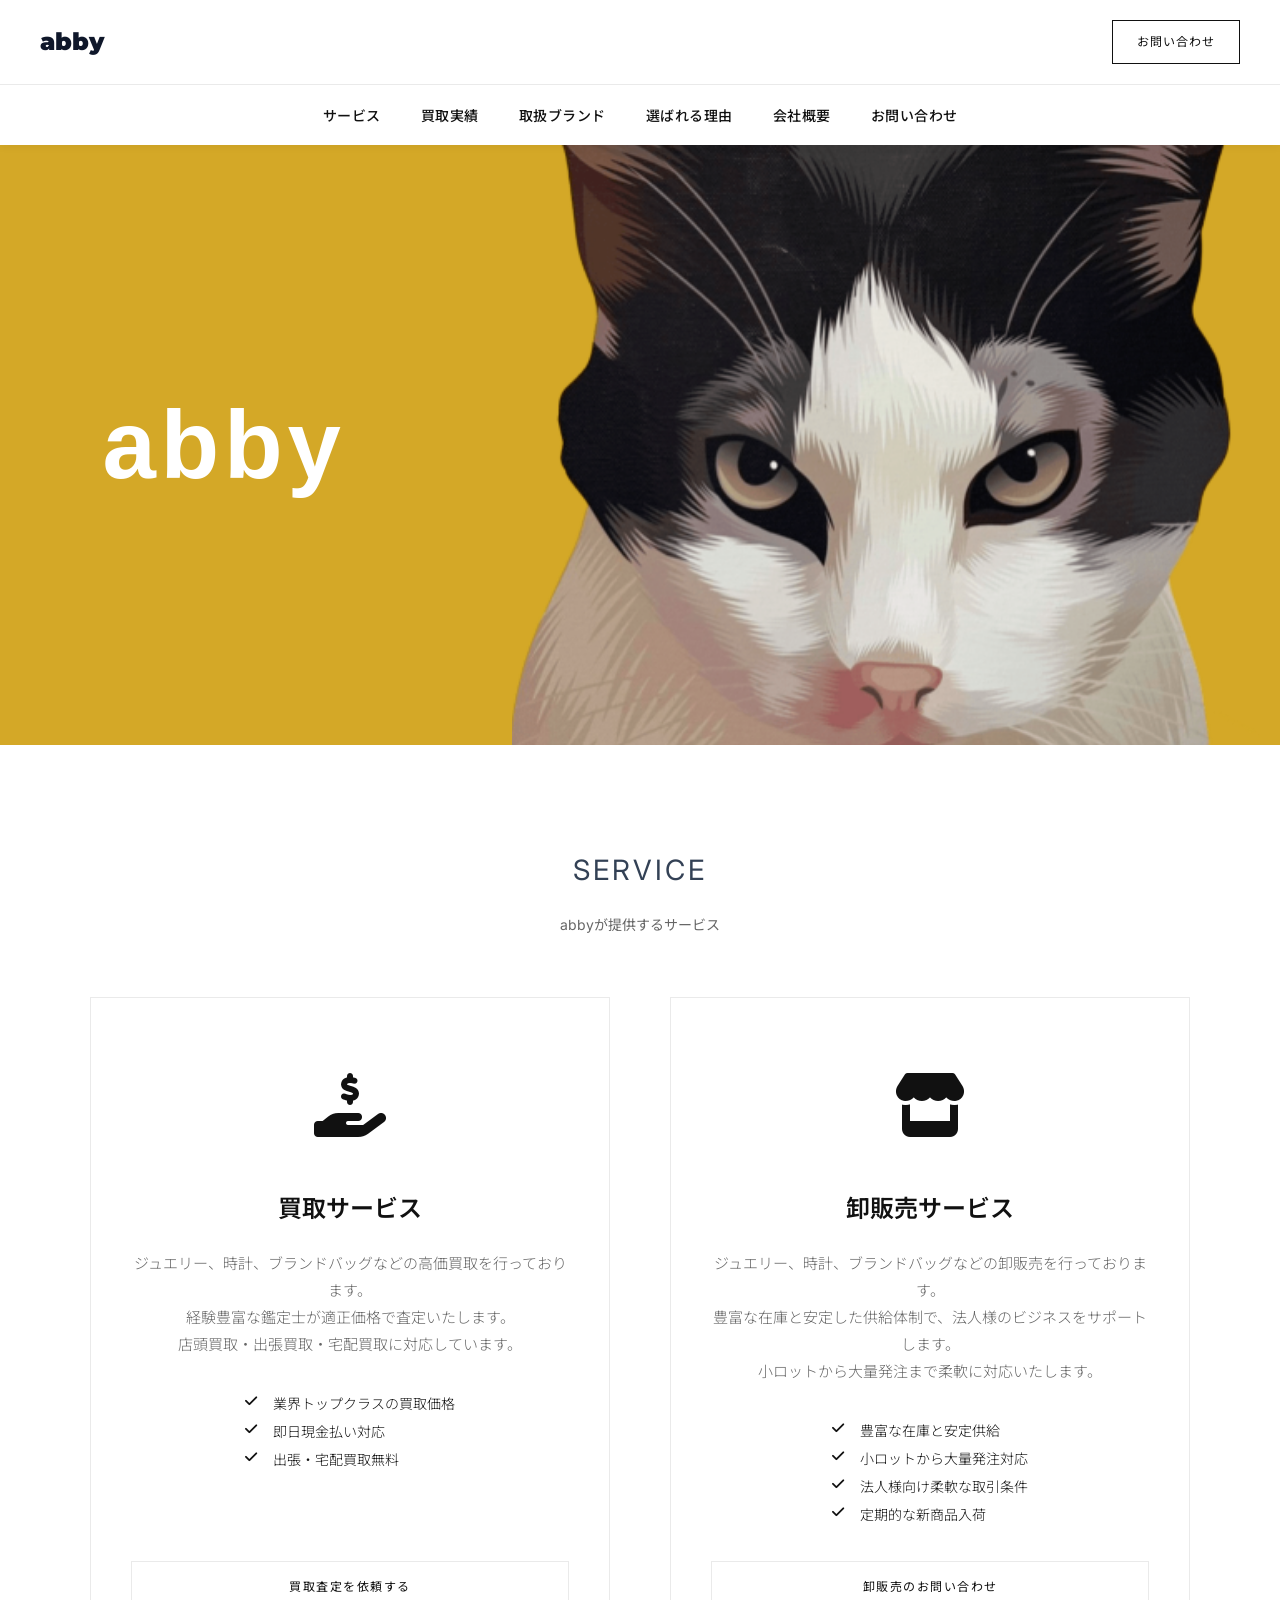
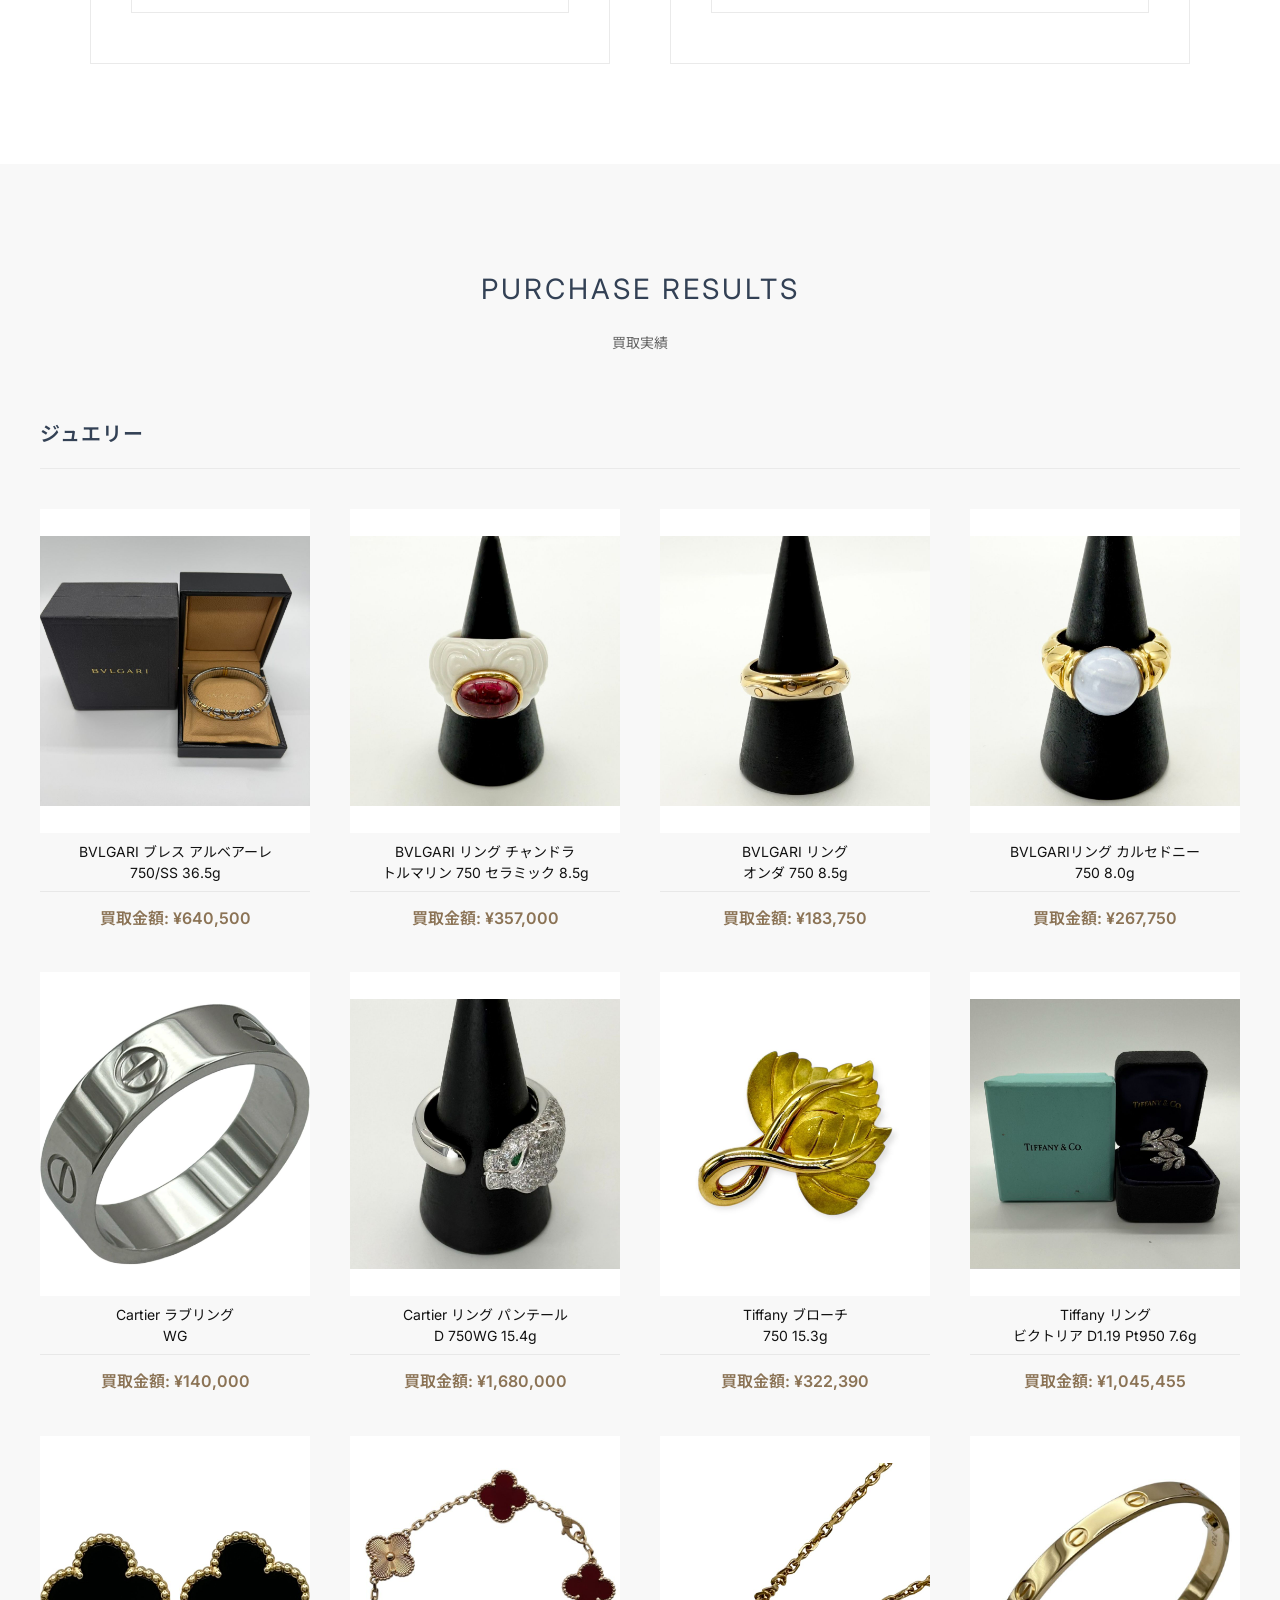
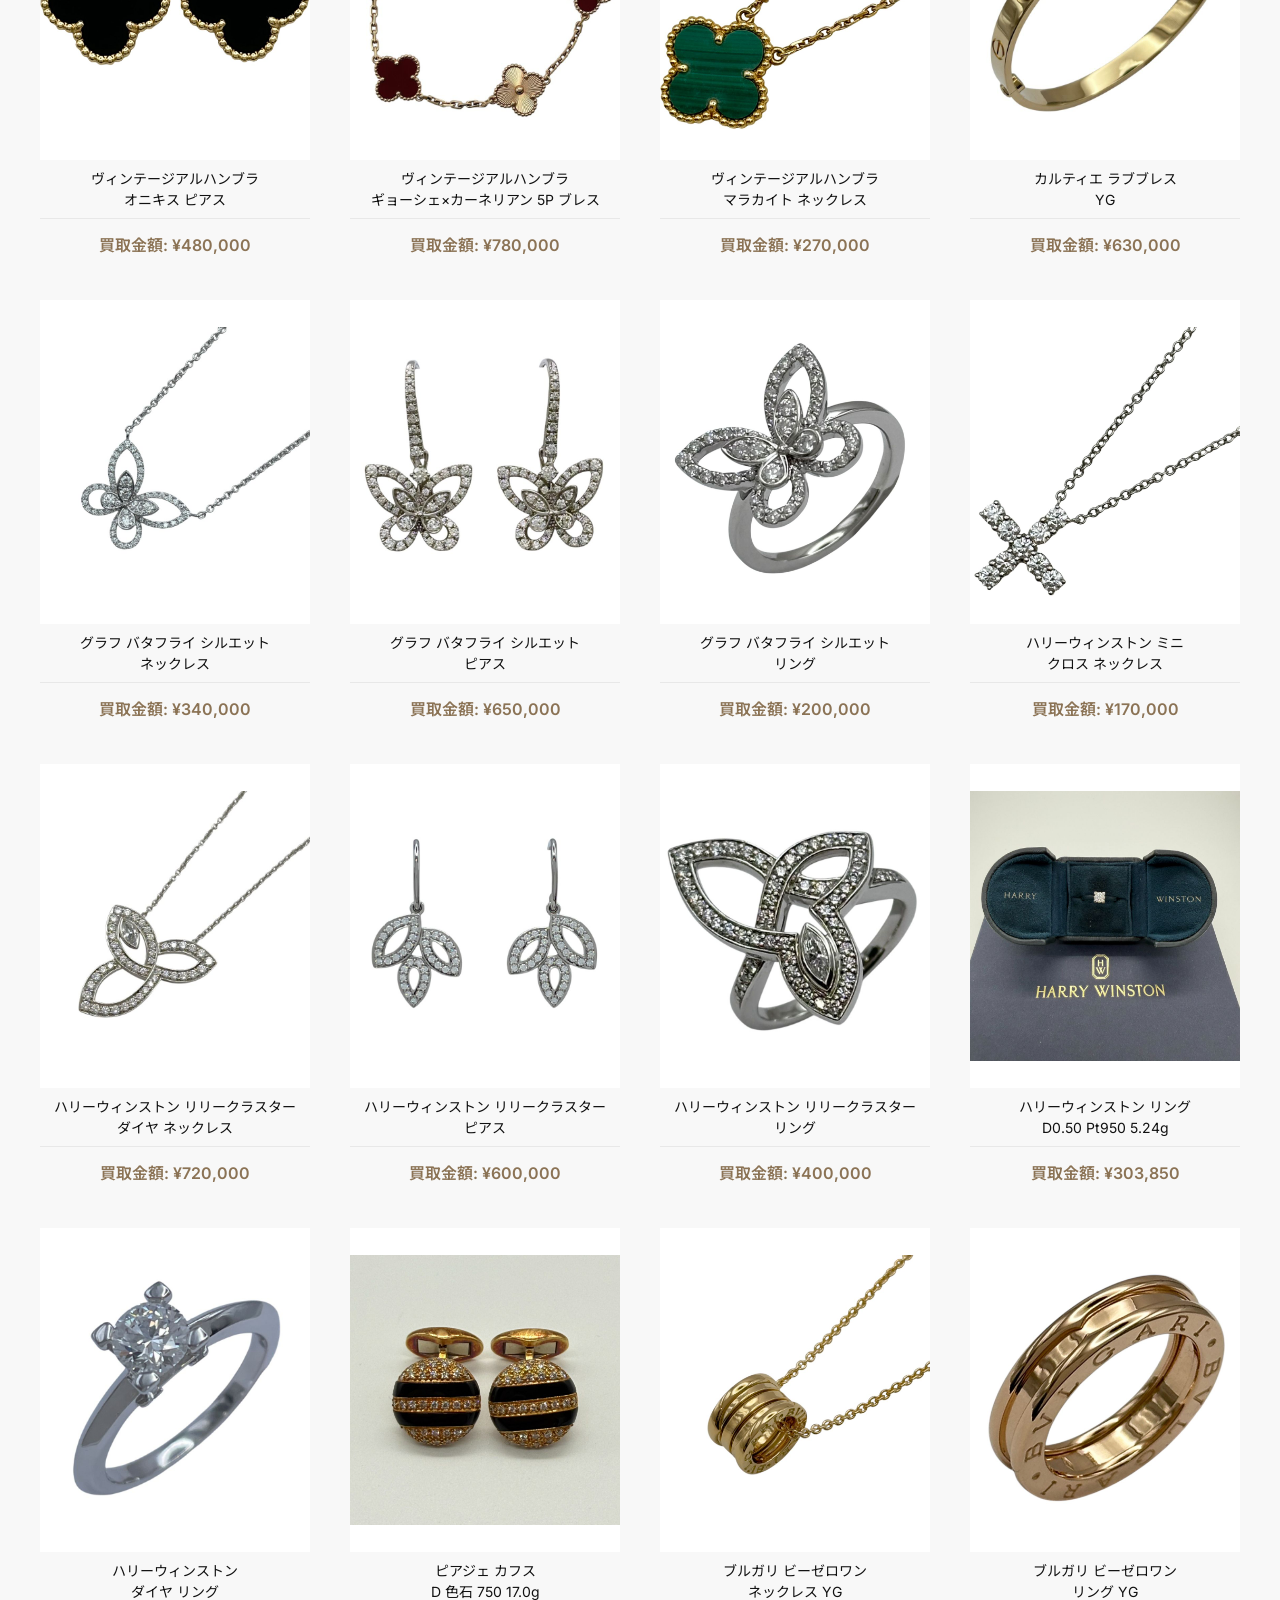
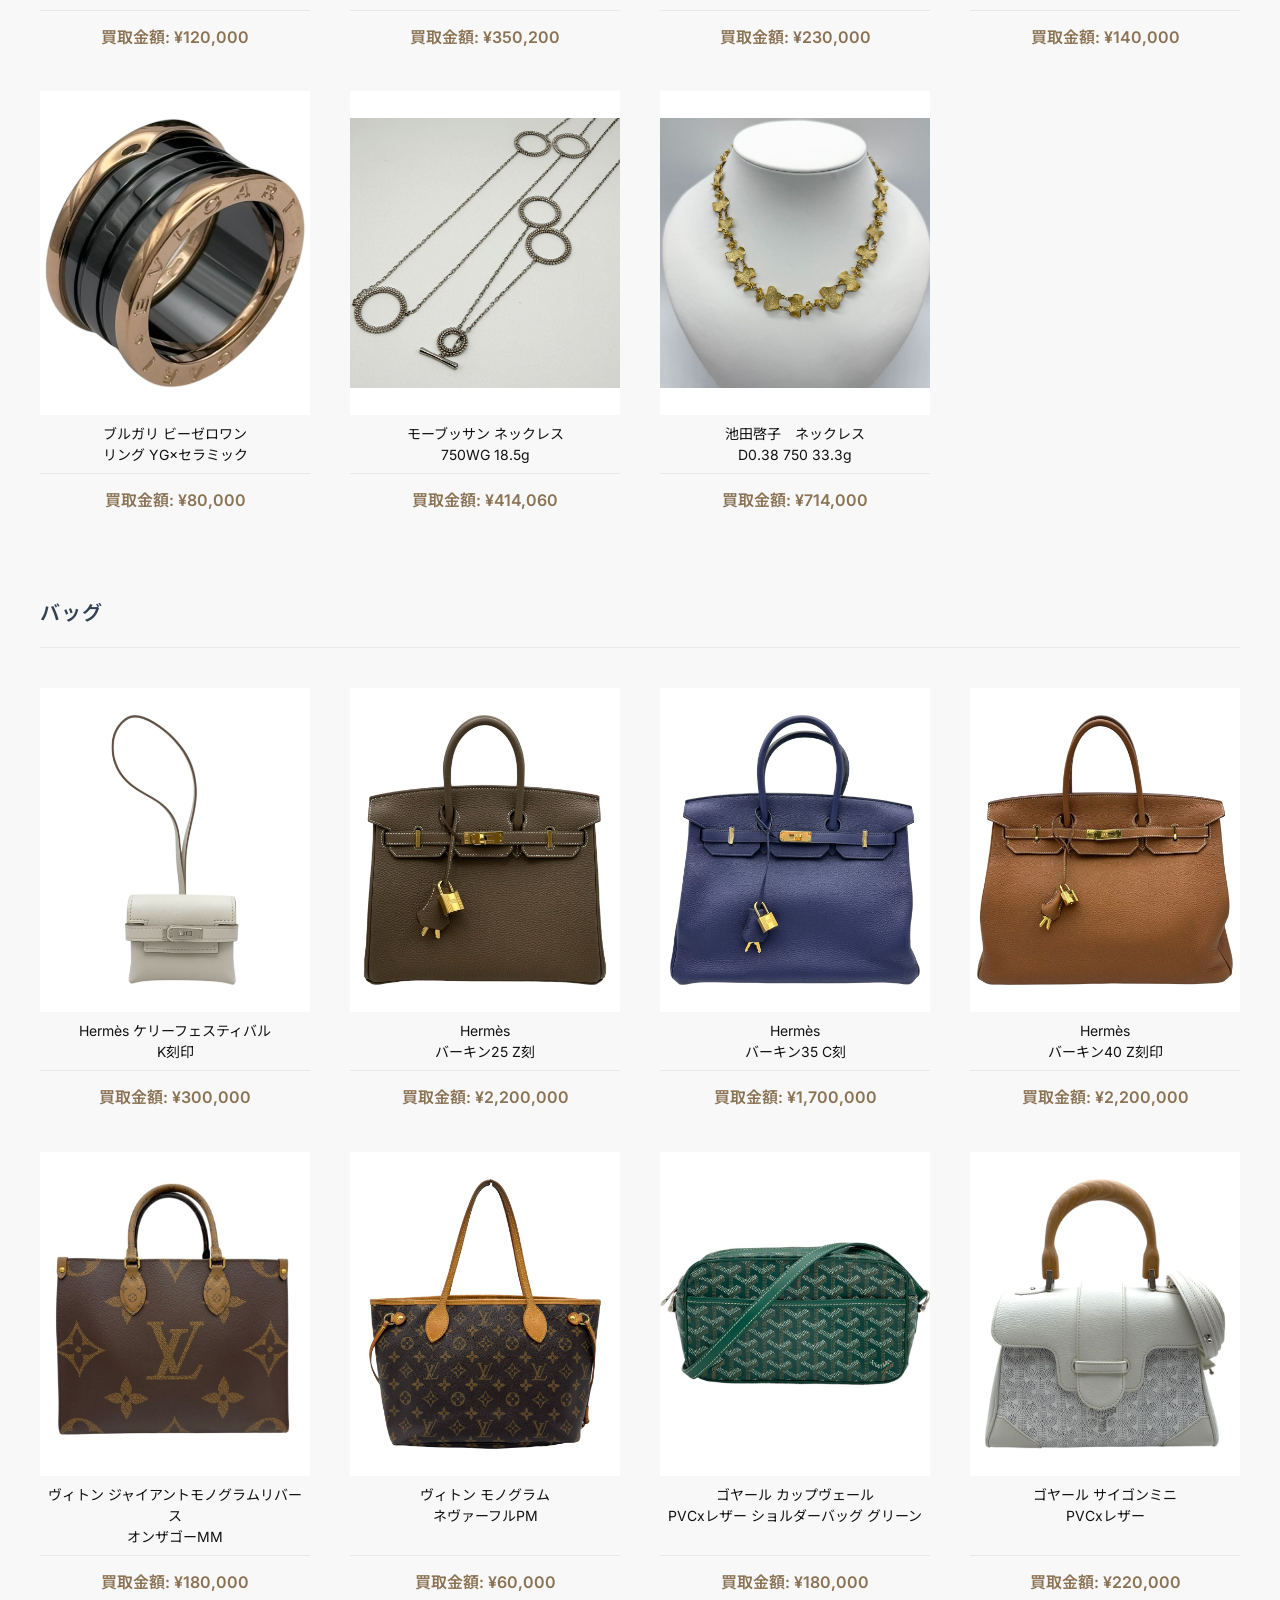
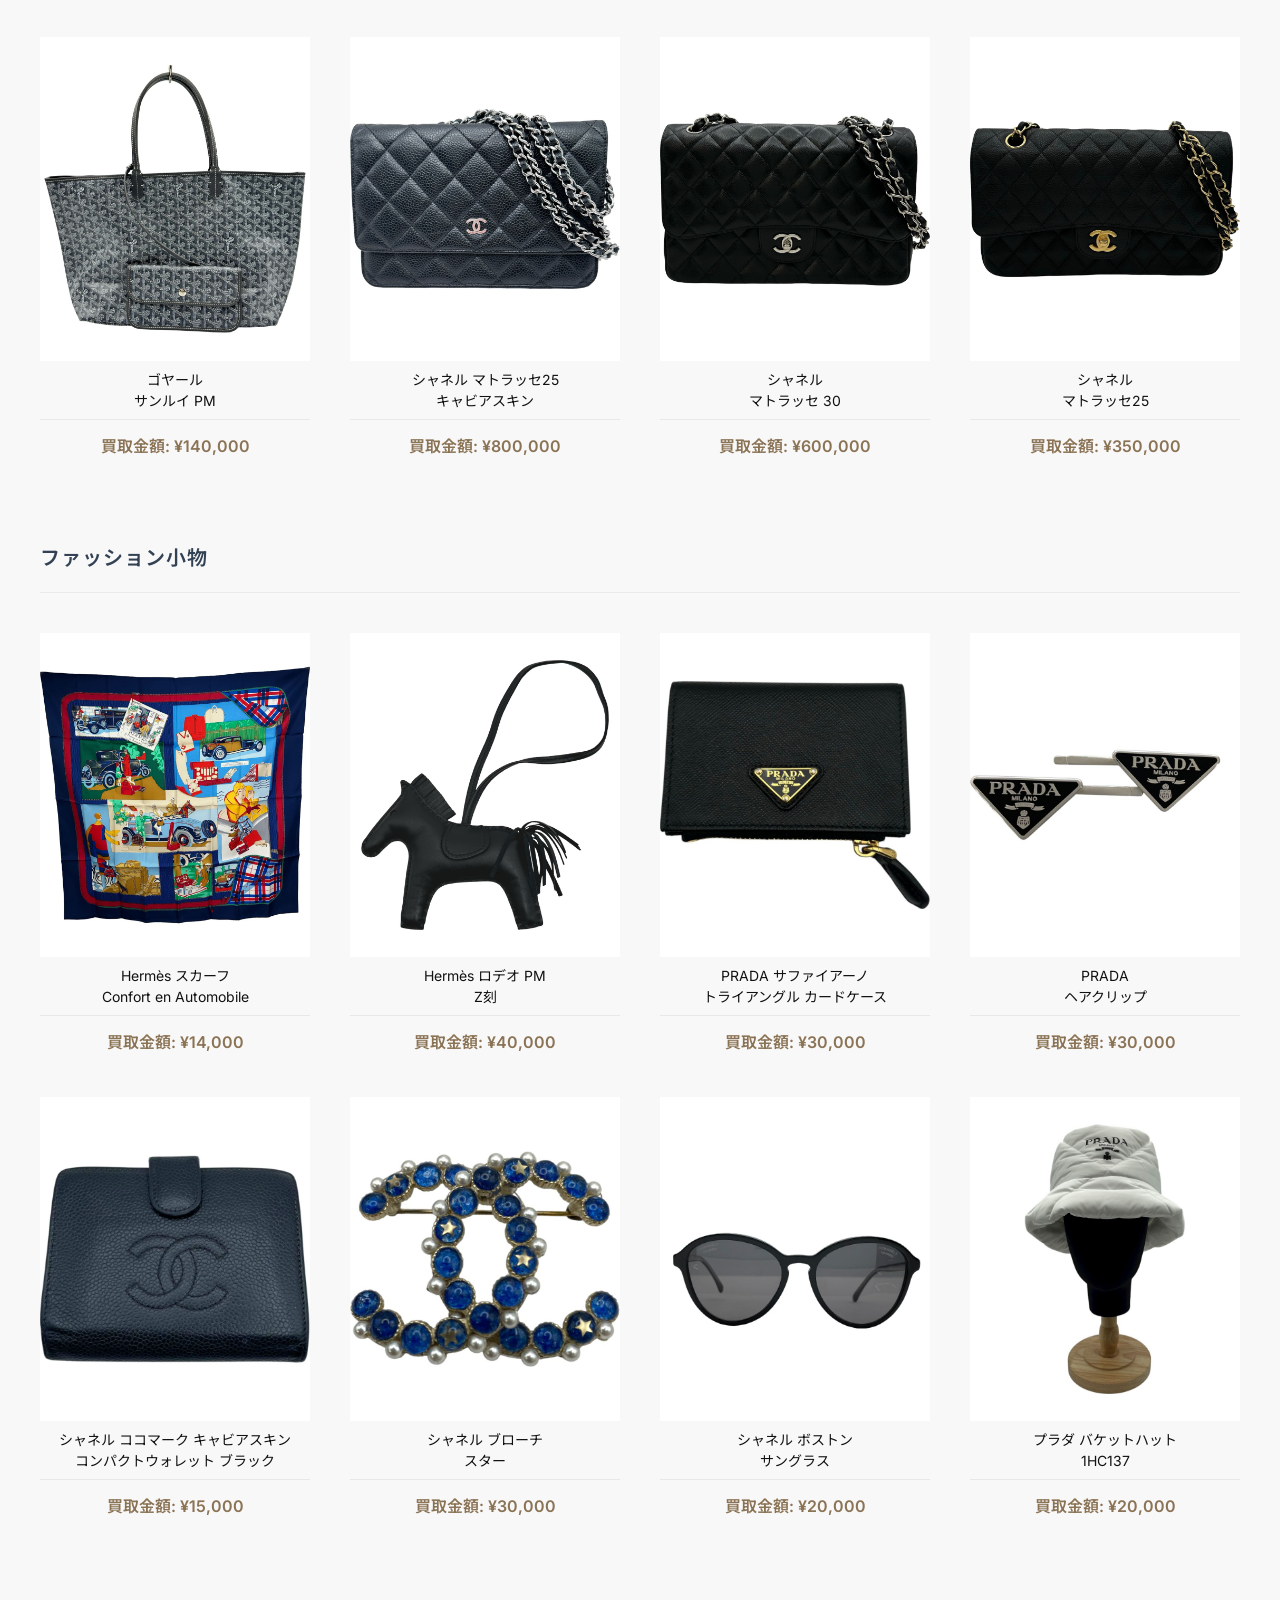
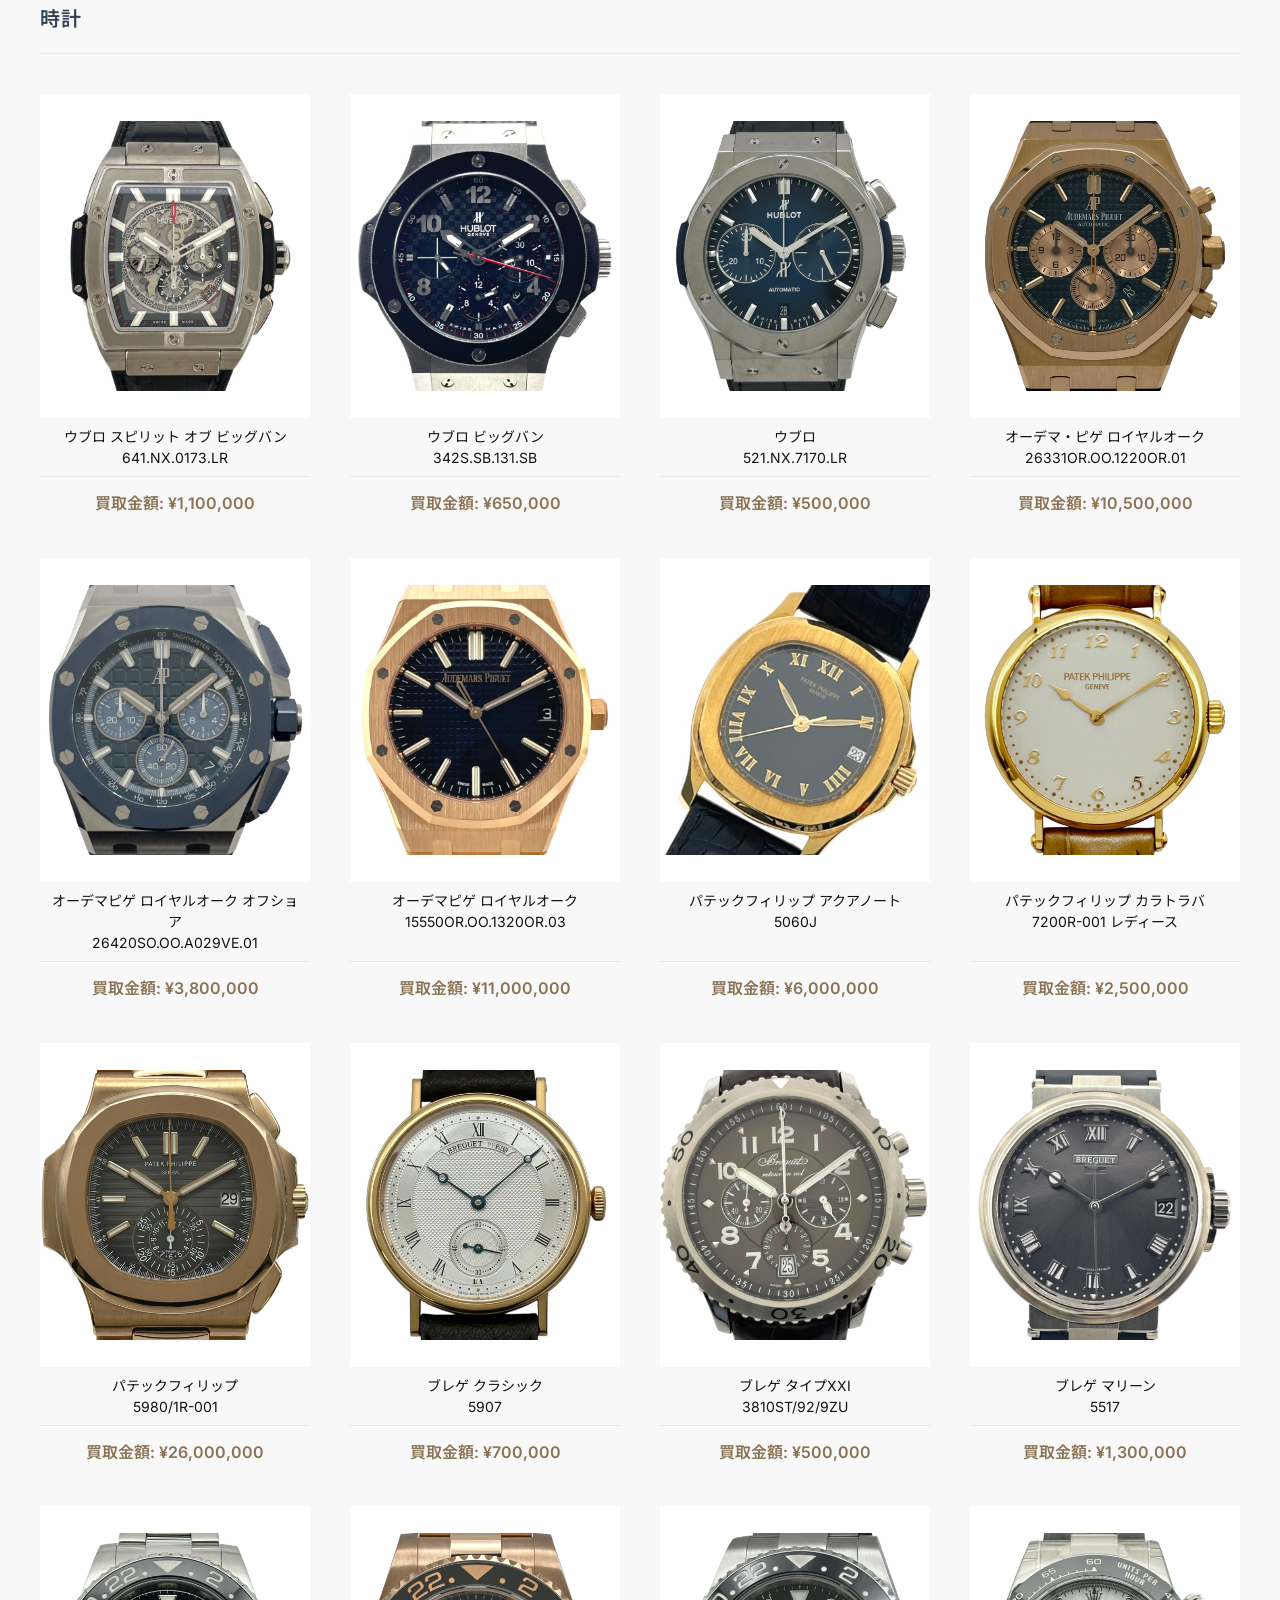
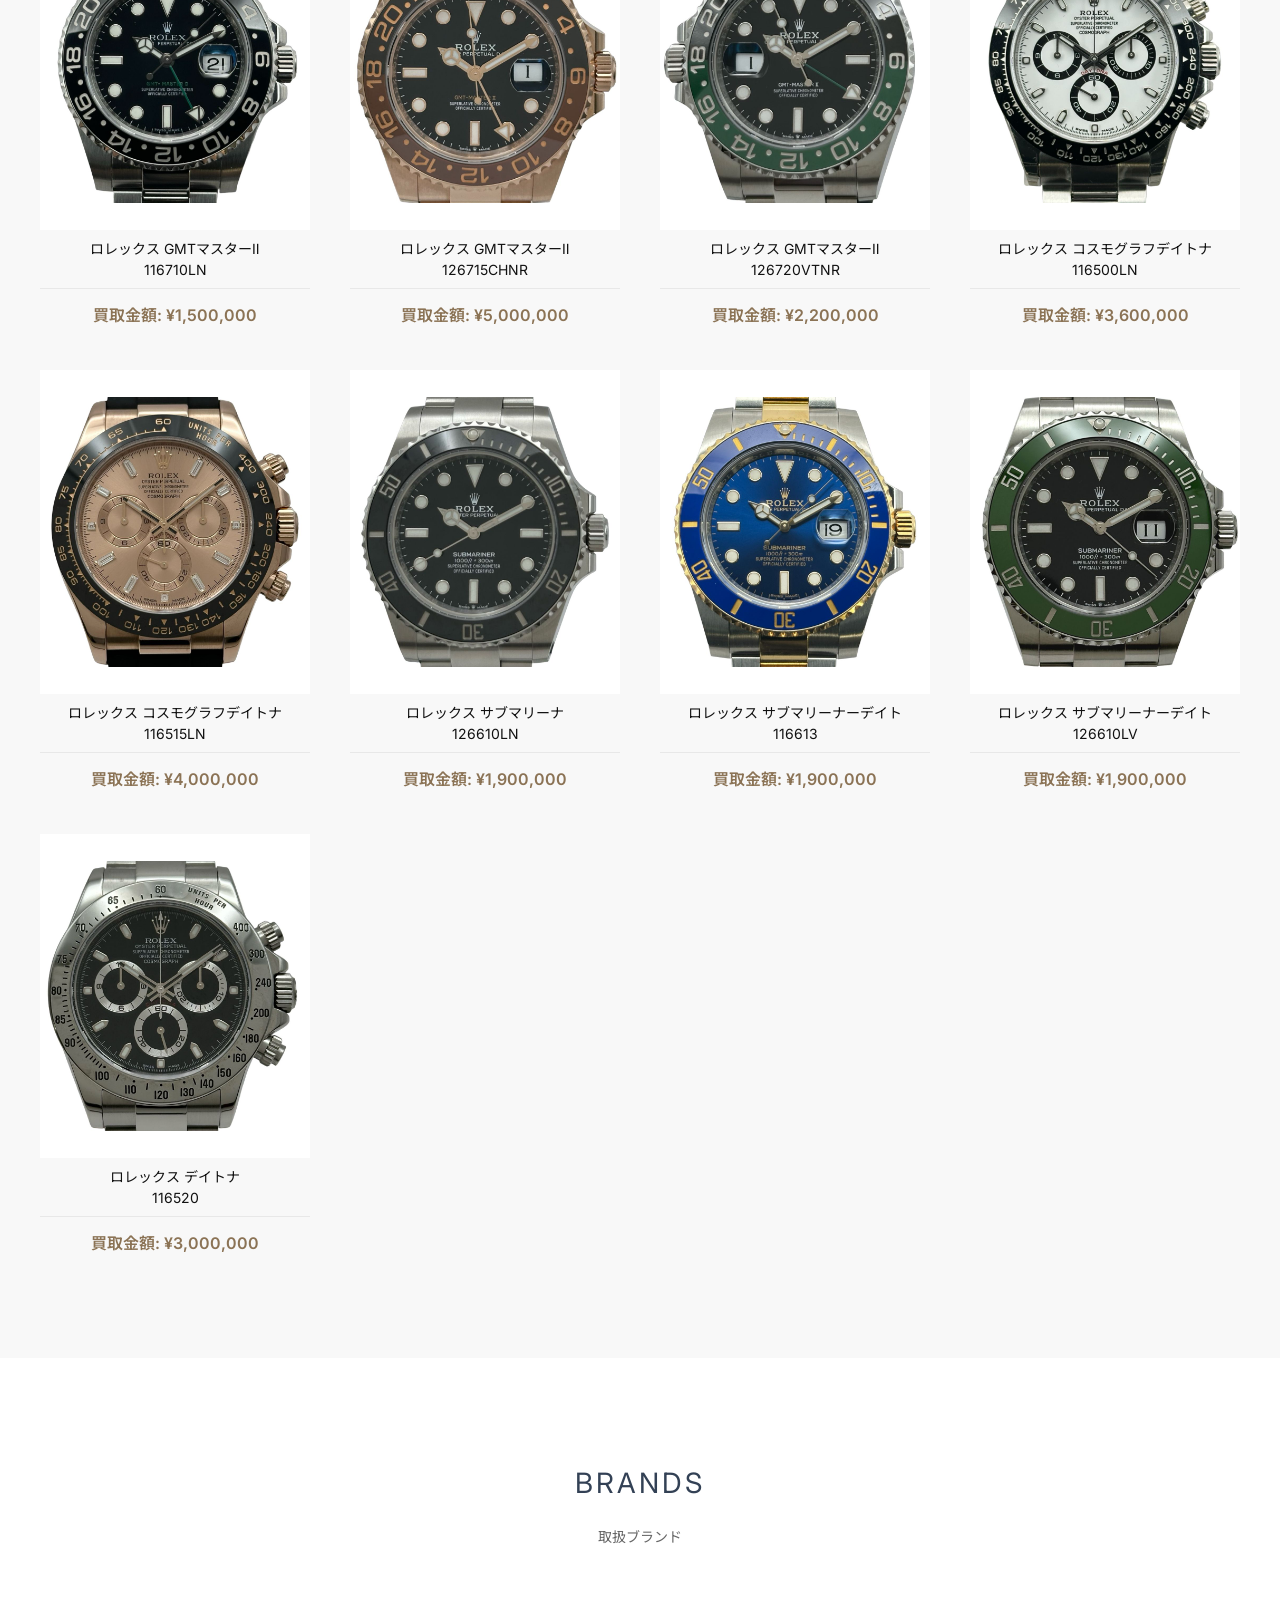
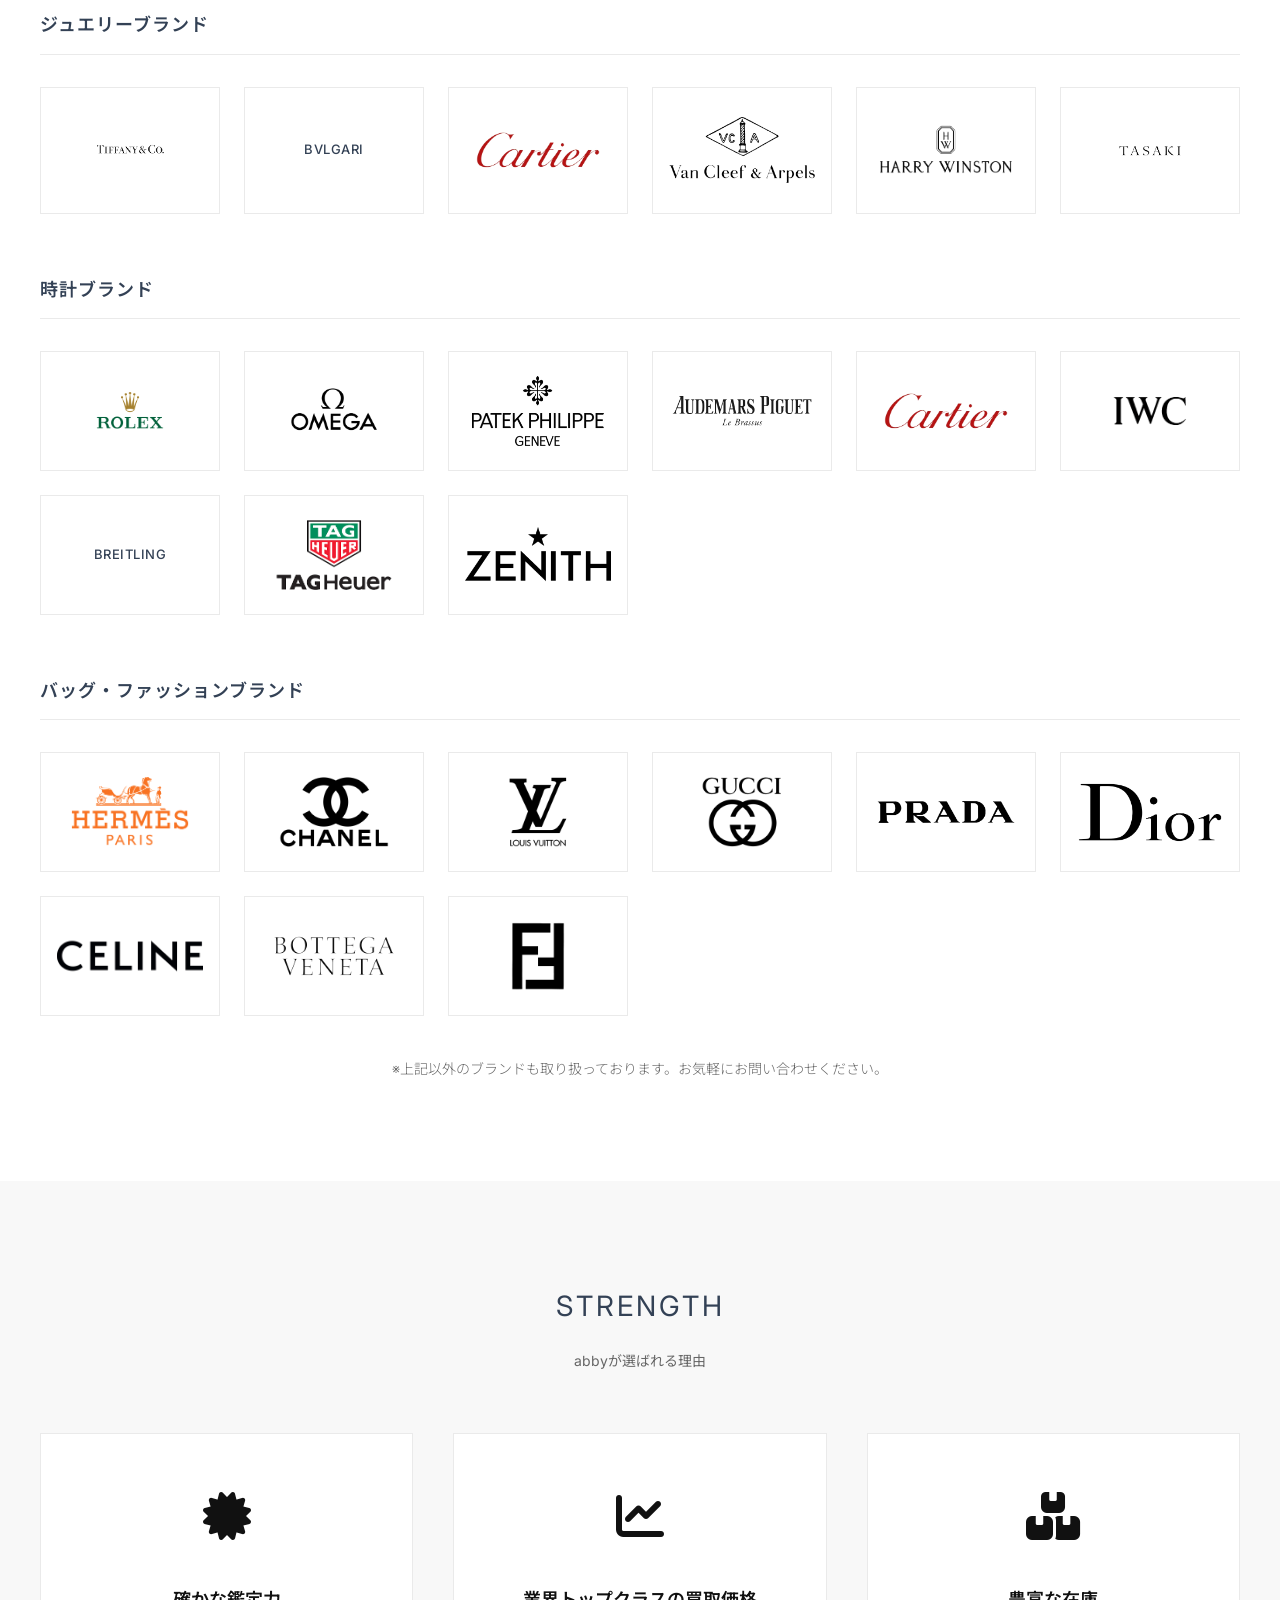
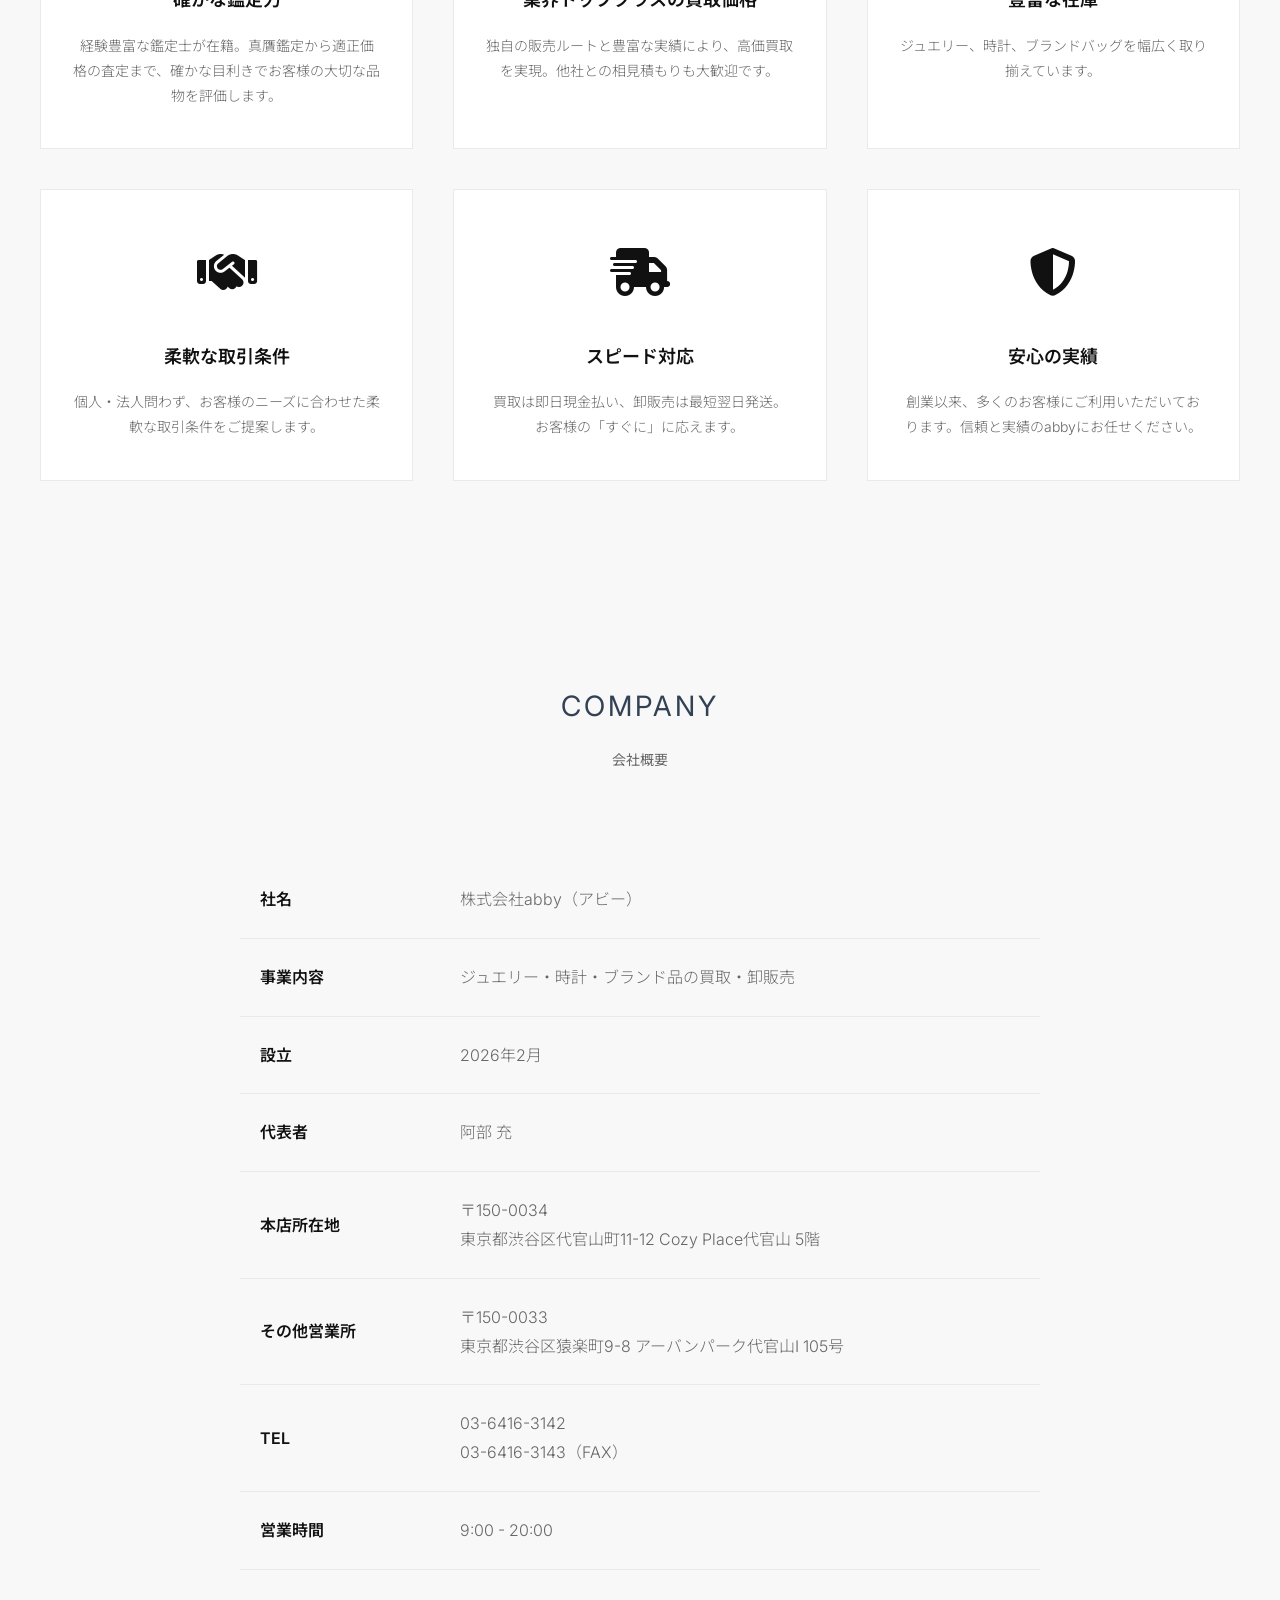
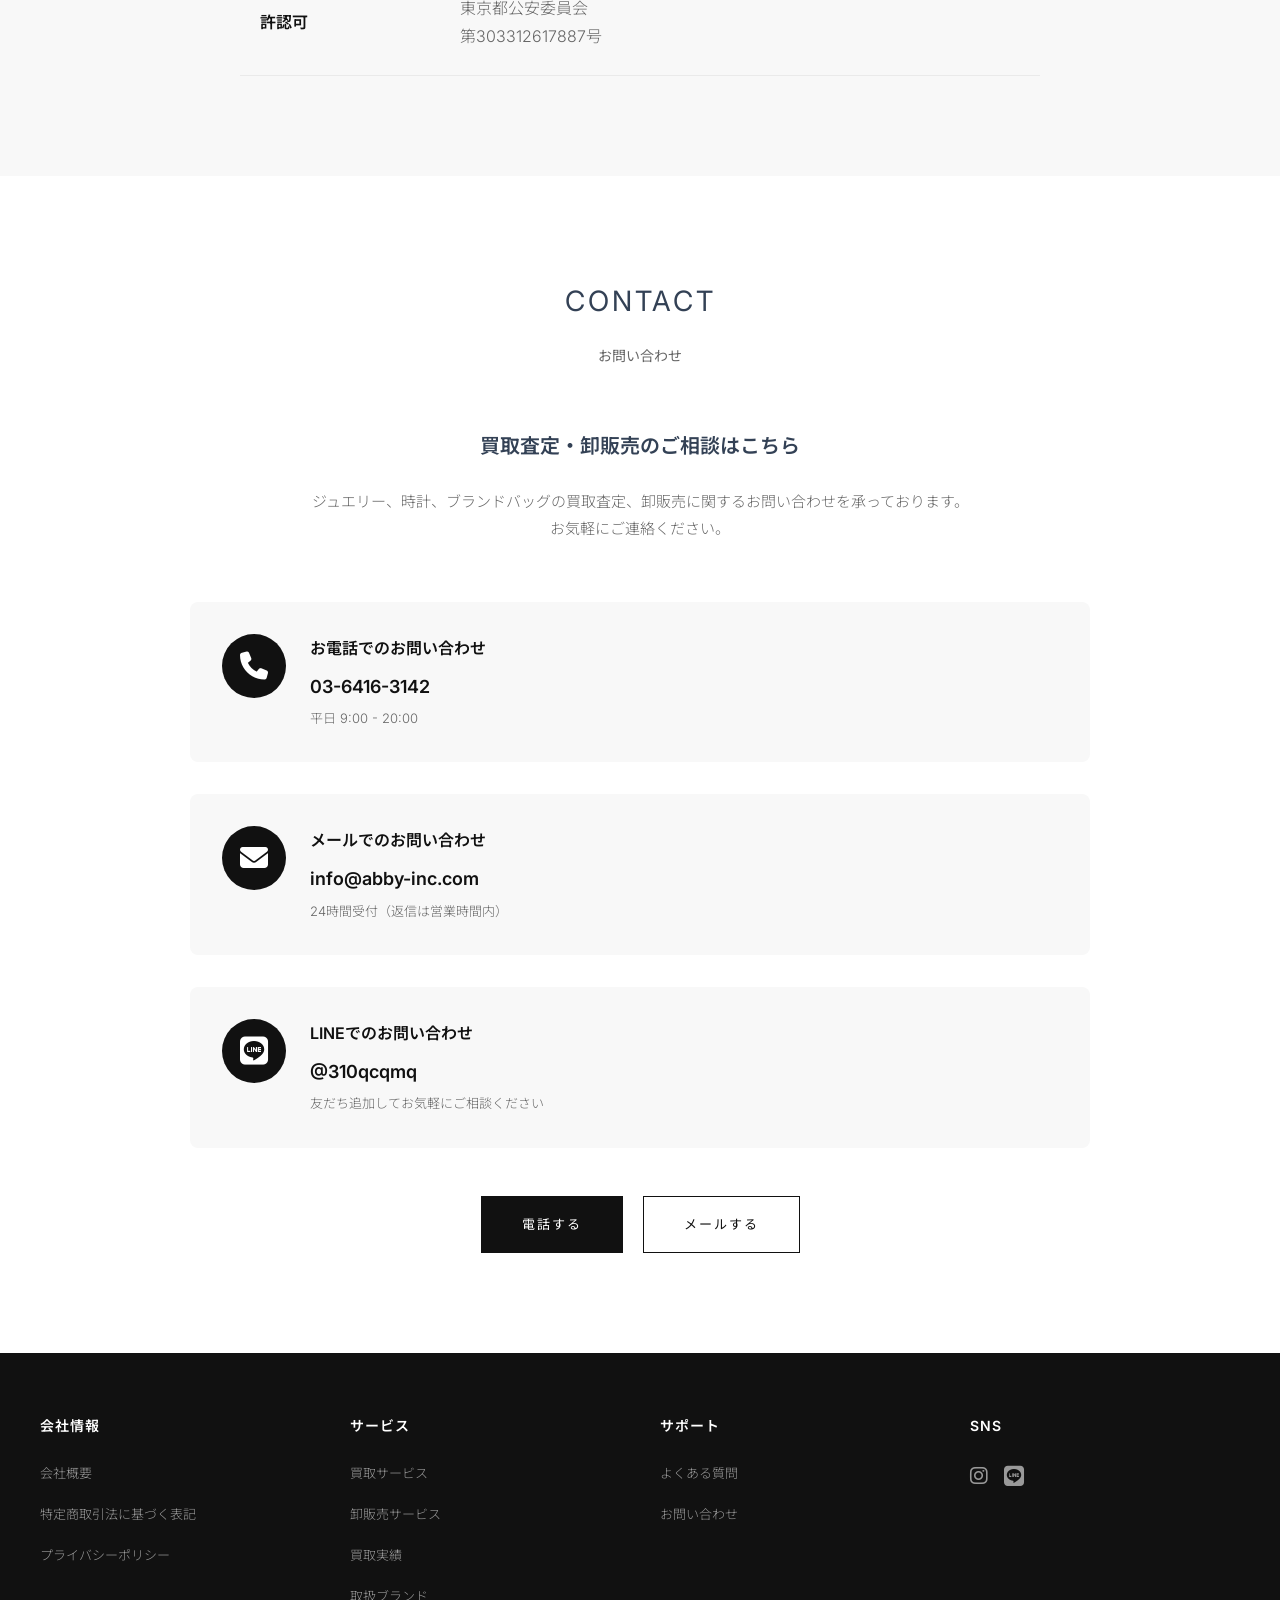
<file: reuse/index.html>
<!DOCTYPE html>
<html lang="ja">
<head>
    <meta charset="UTF-8">
    <meta name="viewport" content="width=device-width, initial-scale=1.0">
    <title>abby - ブランド品の買取・卸販売</title>
    <meta name="description" content="ジュエリー、時計、ブランドバッグの買取・卸販売を行う株式会社abby。高価買取と豊富な在庫で、個人・法人のお客様をサポートします。">
    <meta name="keywords" content="ジュエリー買取,時計買取,ブランド買取,卸販売,abby,東京,渋谷,代官山">
    <meta name="author" content="株式会社abby">
    <meta name="robots" content="index, follow">
    <link rel="canonical" href="https://abby-inc.com/">
    
    <!-- Open Graph / SNS共有用 -->
    <meta property="og:type" content="website">
    <meta property="og:url" content="https://abby-inc.com/">
    <meta property="og:title" content="abby - ブランド品の買取・卸販売">
    <meta property="og:description" content="ジュエリー、時計、ブランドバッグの買取・卸販売を行う株式会社abby。高価買取と豊富な在庫で、個人・法人のお客様をサポートします。">
    <meta property="og:site_name" content="株式会社abby">
    
    <!-- Twitter Card -->
    <meta name="twitter:card" content="summary_large_image">
    <meta name="twitter:title" content="abby - ブランド品の買取・卸販売">
    <meta name="twitter:description" content="ジュエリー、時計、ブランドバッグの買取・卸販売を行う株式会社abby。">
    
    <link rel="stylesheet" href="../css/style.css">
    <link rel="stylesheet" href="https://cdn.jsdelivr.net/npm/@fortawesome/fontawesome-free@6.4.0/css/all.min.css">
    <link href="https://fonts.googleapis.com/css2?family=Montserrat:wght@900&family=Inter:wght@300;400;500;600;700&family=Noto+Sans+JP:wght@300;400;500;700&display=swap" rel="stylesheet">
</head>
<body>
    <!-- Header -->
    <header class="header">
        <div class="header-top">
            <div class="container">
                <a href="index.html" class="logo">abby</a>
                <div class="header-icons">
                    <a href="inquiry.html" class="btn-header-contact">お問い合わせ</a>
                </div>
            </div>
        </div>
        <nav class="header-nav">
            <div class="container">
                <ul class="nav-menu">
                    <li><a href="#service">サービス</a></li>
                    <li><a href="#results">買取実績</a></li>
                    <li><a href="#brands">取扱ブランド</a></li>
                    <li><a href="#strength">選ばれる理由</a></li>
                    <li><a href="#company">会社概要</a></li>
                    <li><a href="inquiry.html">お問い合わせ</a></li>
                </ul>
                <button class="menu-toggle" aria-label="メニューを開く">
                    <span></span>
                    <span></span>
                    <span></span>
                </button>
            </div>
        </nav>
    </header>

    <!-- Hero Slideshow Section -->
    <section class="hero">
        <div class="container">
            <div class="hero-text">
                <div class="logo-text">abby</div>
            </div>
            <div class="hero-image">
                <img src="../images/cat-hero.png" alt="abby">
            </div>
        </div>
    </section>

    <!-- Service Section -->
    <section class="section" id="service">
        <div class="container">
            <h2 class="section-title">SERVICE</h2>
            <p class="section-subtitle">abbyが提供するサービス</p>
            <div class="service-cards">
                <div class="service-card-large">
                    <div class="service-icon-large">
                        <i class="fas fa-hand-holding-usd"></i>
                    </div>
                    <h3 class="service-title-large">買取サービス</h3>
                    <p class="service-description-large">
                        ジュエリー、時計、ブランドバッグなどの高価買取を行っております。<br>
                        経験豊富な鑑定士が適正価格で査定いたします。<br>
                        店頭買取・出張買取・宅配買取に対応しています。
                    </p>
                    <ul class="service-list">
                        <li><i class="fas fa-check"></i> 業界トップクラスの買取価格</li>
                        <li><i class="fas fa-check"></i> 即日現金払い対応</li>
                        <li><i class="fas fa-check"></i> 出張・宅配買取無料</li>
                    </ul>
                    <a href="inquiry.html" class="btn btn-view-all">買取査定を依頼する</a>
                </div>
                <div class="service-card-large">
                    <div class="service-icon-large">
                        <i class="fas fa-store"></i>
                    </div>
                    <h3 class="service-title-large">卸販売サービス</h3>
                    <p class="service-description-large">
                        ジュエリー、時計、ブランドバッグなどの卸販売を行っております。<br>
                        豊富な在庫と安定した供給体制で、法人様のビジネスをサポートします。<br>
                        小ロットから大量発注まで柔軟に対応いたします。
                    </p>
                    <ul class="service-list">
                        <li><i class="fas fa-check"></i> 豊富な在庫と安定供給</li>
                        <li><i class="fas fa-check"></i> 小ロットから大量発注対応</li>
                        <li><i class="fas fa-check"></i> 法人様向け柔軟な取引条件</li>
                        <li><i class="fas fa-check"></i> 定期的な新商品入荷</li>
                    </ul>
                    <a href="inquiry.html" class="btn btn-view-all">卸販売のお問い合わせ</a>
                </div>
            </div>
        </div>
    </section>

    <!-- Purchase Results Section -->
    <section class="section section-gray" id="results">
        <div class="container">
            <h2 class="section-title">PURCHASE RESULTS</h2>
            <p class="section-subtitle">買取実績</p>
            
            <!-- Jewelry -->
            <div class="product-category">
                <h3 class="product-category-title">ジュエリー</h3>
                <div class="product-grid">
                    <!-- BVLGARI -->
                    <div class="product-card">
                        <div class="product-image">
                            <img src="../images/jewelry/jewelry-04.jpg" alt="BVLGARI ブレス アルベアーレ">
                        </div>
                        <h4 class="product-name">BVLGARI ブレス アルベアーレ<br>750/SS 36.5g</h4>
                        <p class="product-price">買取金額: ¥640,500</p>
                    </div>
                    <div class="product-card">
                        <div class="product-image">
                            <img src="../images/jewelry/jewelry-09.jpg" alt="BVLGARI リング チャンドラ">
                        </div>
                        <h4 class="product-name">BVLGARI リング チャンドラ<br>トルマリン 750 セラミック 8.5g</h4>
                        <p class="product-price">買取金額: ¥357,000</p>
                    </div>
                    <div class="product-card">
                        <div class="product-image">
                            <img src="../images/jewelry/jewelry-11.jpg" alt="BVLGARI リング カルセドニー">
                        </div>
                        <h4 class="product-name">BVLGARIリング カルセドニー<br>750 8.0g</h4>
                        <p class="product-price">買取金額: ¥267,750</p>
                    </div>
                    <div class="product-card">
                        <div class="product-image">
                            <img src="../images/jewelry/jewelry-12.jpg" alt="BVLGARI リング オンダ">
                        </div>
                        <h4 class="product-name">BVLGARI リング<br>オンダ 750 8.5g</h4>
                        <p class="product-price">買取金額: ¥183,750</p>
                    </div>
                    <div class="product-card">
                        <div class="product-image">
                            <img src="../images/jewelry/jewelry-24.jpg" alt="ブルガリ ビーゼロワン ネックレス">
                        </div>
                        <h4 class="product-name">ブルガリ ビーゼロワン<br>ネックレス YG</h4>
                        <p class="product-price">買取金額: ¥230,000</p>
                    </div>
                    <div class="product-card">
                        <div class="product-image">
                            <img src="../images/jewelry/jewelry-25.jpg" alt="ブルガリ ビーゼロワン リング YG">
                        </div>
                        <h4 class="product-name">ブルガリ ビーゼロワン<br>リング YG</h4>
                        <p class="product-price">買取金額: ¥140,000</p>
                    </div>
                    <div class="product-card">
                        <div class="product-image">
                            <img src="../images/jewelry/jewelry-26.jpg" alt="ブルガリ ビーゼロワン リング YG×セラミック">
                        </div>
                        <h4 class="product-name">ブルガリ ビーゼロワン<br>リング YG×セラミック</h4>
                        <p class="product-price">買取金額: ¥80,000</p>
                    </div>
                    <!-- Cartier -->
                    <div class="product-card">
                        <div class="product-image">
                            <img src="../images/jewelry/jewelry-10.jpg" alt="Cartier リング パンテール">
                        </div>
                        <h4 class="product-name">Cartier リング パンテール<br>D 750WG 15.4g</h4>
                        <p class="product-price">買取金額: ¥1,680,000</p>
                    </div>
                    <div class="product-card">
                        <div class="product-image">
                            <img src="../images/jewelry/jewelry-27.jpg" alt="カルティエ ラブブレス YG">
                        </div>
                        <h4 class="product-name">カルティエ ラブブレス<br>YG</h4>
                        <p class="product-price">買取金額: ¥630,000</p>
                    </div>
                    <div class="product-card">
                        <div class="product-image">
                            <img src="../images/jewelry/jewelry-28.jpg" alt="Cartier ラブリング WG">
                        </div>
                        <h4 class="product-name">Cartier ラブリング<br>WG</h4>
                        <p class="product-price">買取金額: ¥140,000</p>
                    </div>
                    <!-- GRAFF -->
                    <div class="product-card">
                        <div class="product-image">
                            <img src="../images/jewelry/jewelry-21.jpg" alt="グラフ バタフライ シルエット ネックレス">
                        </div>
                        <h4 class="product-name">グラフ バタフライ シルエット<br>ネックレス</h4>
                        <p class="product-price">買取金額: ¥340,000</p>
                    </div>
                    <div class="product-card">
                        <div class="product-image">
                            <img src="../images/jewelry/jewelry-22.jpg" alt="グラフ バタフライ シルエット ピアス">
                        </div>
                        <h4 class="product-name">グラフ バタフライ シルエット<br>ピアス</h4>
                        <p class="product-price">買取金額: ¥650,000</p>
                    </div>
                    <div class="product-card">
                        <div class="product-image">
                            <img src="../images/jewelry/jewelry-23.jpg" alt="グラフ バタフライ シルエット リング">
                        </div>
                        <h4 class="product-name">グラフ バタフライ シルエット<br>リング</h4>
                        <p class="product-price">買取金額: ¥200,000</p>
                    </div>
                    <!-- HARRY WINSTON -->
                    <div class="product-card">
                        <div class="product-image">
                            <img src="../images/jewelry/jewelry-05.jpg" alt="ハリーウィンストン リング">
                        </div>
                        <h4 class="product-name">ハリーウィンストン リング<br>D0.50 Pt950 5.24g</h4>
                        <p class="product-price">買取金額: ¥303,850</p>
                    </div>
                    <div class="product-card">
                        <div class="product-image">
                            <img src="../images/jewelry/jewelry-14.jpg" alt="ハリーウィンストン ミニ クロス ネックレス">
                        </div>
                        <h4 class="product-name">ハリーウィンストン ミニ<br>クロス ネックレス</h4>
                        <p class="product-price">買取金額: ¥170,000</p>
                    </div>
                    <div class="product-card">
                        <div class="product-image">
                            <img src="../images/jewelry/jewelry-15.jpg" alt="ハリーウィンストン ダイヤ リング">
                        </div>
                        <h4 class="product-name">ハリーウィンストン<br>ダイヤ リング</h4>
                        <p class="product-price">買取金額: ¥120,000</p>
                    </div>
                    <div class="product-card">
                        <div class="product-image">
                            <img src="../images/jewelry/jewelry-29.jpg" alt="ハリーウィンストン リリークラスター ネックレス">
                        </div>
                        <h4 class="product-name">ハリーウィンストン リリークラスター<br>ダイヤ ネックレス</h4>
                        <p class="product-price">買取金額: ¥720,000</p>
                    </div>
                    <div class="product-card">
                        <div class="product-image">
                            <img src="../images/jewelry/jewelry-30.jpg" alt="ハリーウィンストン リリークラスター ピアス">
                        </div>
                        <h4 class="product-name">ハリーウィンストン リリークラスター<br>ピアス</h4>
                        <p class="product-price">買取金額: ¥600,000</p>
                    </div>
                    <div class="product-card">
                        <div class="product-image">
                            <img src="../images/jewelry/jewelry-31.jpg" alt="ハリーウィンストン リリークラスター リング">
                        </div>
                        <h4 class="product-name">ハリーウィンストン リリークラスター<br>リング</h4>
                        <p class="product-price">買取金額: ¥400,000</p>
                    </div>
                    <!-- Piaget -->
                    <div class="product-card">
                        <div class="product-image">
                            <img src="../images/jewelry/jewelry-02.jpg" alt="ピアジェ カフス">
                        </div>
                        <h4 class="product-name">ピアジェ カフス<br>D 色石 750 17.0g</h4>
                        <p class="product-price">買取金額: ¥350,200</p>
                    </div>
                    <!-- Tiffany -->
                    <div class="product-card">
                        <div class="product-image">
                            <img src="../images/jewelry/jewelry-01.jpg" alt="Tiffany ブローチ">
                        </div>
                        <h4 class="product-name">Tiffany ブローチ<br>750 15.3g</h4>
                        <p class="product-price">買取金額: ¥322,390</p>
                    </div>
                    <div class="product-card">
                        <div class="product-image">
                            <img src="../images/jewelry/jewelry-13.jpg" alt="Tiffany リング ビクトリア">
                        </div>
                        <h4 class="product-name">Tiffany リング<br>ビクトリア D1.19 Pt950 7.6g</h4>
                        <p class="product-price">買取金額: ¥1,045,455</p>
                    </div>
                    <!-- Van Cleef & Arpels -->
                    <div class="product-card">
                        <div class="product-image">
                            <img src="../images/jewelry/jewelry-16.jpg" alt="ヴィンテージアルハンブラ マラカイト ネックレス">
                        </div>
                        <h4 class="product-name">ヴィンテージアルハンブラ<br>マラカイト ネックレス</h4>
                        <p class="product-price">買取金額: ¥270,000</p>
                    </div>
                    <div class="product-card">
                        <div class="product-image">
                            <img src="../images/jewelry/jewelry-17.jpg" alt="ヴィンテージアルハンブラ オニキス ピアス">
                        </div>
                        <h4 class="product-name">ヴィンテージアルハンブラ<br>オニキス ピアス</h4>
                        <p class="product-price">買取金額: ¥480,000</p>
                    </div>
                    <div class="product-card">
                        <div class="product-image">
                            <img src="../images/jewelry/jewelry-18.jpg" alt="ヴィンテージアルハンブラ ギョーシェ×カーネリアン 5P ブレス">
                        </div>
                        <h4 class="product-name">ヴィンテージアルハンブラ<br>ギョーシェ×カーネリアン 5P ブレス</h4>
                        <p class="product-price">買取金額: ¥780,000</p>
                    </div>
                    <!-- その他 -->
                    <div class="product-card">
                        <div class="product-image">
                            <img src="../images/jewelry/jewelry-08.jpg" alt="池田啓子 ネックレス">
                        </div>
                        <h4 class="product-name">池田啓子　ネックレス<br>D0.38 750 33.3g</h4>
                        <p class="product-price">買取金額: ¥714,000</p>
                    </div>
                    <div class="product-card">
                        <div class="product-image">
                            <img src="../images/jewelry/jewelry-06.jpg" alt="モーブッサン ネックレス">
                        </div>
                        <h4 class="product-name">モーブッサン ネックレス<br>750WG 18.5g</h4>
                        <p class="product-price">買取金額: ¥414,060</p>
                    </div>
                </div>
            </div>

            <!-- Bags -->
            <div class="product-category">
                <h3 class="product-category-title">バッグ</h3>
                <div class="product-grid">
                    <!-- CHANEL -->
                    <div class="product-card">
                        <div class="product-image">
                            <img src="../images/bags/bag-16.jpg" alt="シャネル マトラッセ25">
                        </div>
                        <h4 class="product-name">シャネル<br>マトラッセ25</h4>
                        <p class="product-price">買取金額: ¥350,000</p>
                    </div>
                    <div class="product-card">
                        <div class="product-image">
                            <img src="../images/bags/bag-17.jpg" alt="シャネル マトラッセ25 キャビアスキン">
                        </div>
                        <h4 class="product-name">シャネル マトラッセ25<br>キャビアスキン</h4>
                        <p class="product-price">買取金額: ¥800,000</p>
                    </div>
                    <div class="product-card">
                        <div class="product-image">
                            <img src="../images/bags/bag-07.jpg" alt="シャネル マトラッセ 30">
                        </div>
                        <h4 class="product-name">シャネル<br>マトラッセ 30</h4>
                        <p class="product-price">買取金額: ¥600,000</p>
                    </div>
                    <!-- Goyard -->
                    <div class="product-card">
                        <div class="product-image">
                            <img src="../images/bags/bag-02.jpg" alt="ゴヤール カップヴェール ショルダーバッグ">
                        </div>
                        <h4 class="product-name">ゴヤール カップヴェール<br>PVCxレザー ショルダーバッグ グリーン</h4>
                        <p class="product-price">買取金額: ¥180,000</p>
                    </div>
                    <div class="product-card">
                        <div class="product-image">
                            <img src="../images/bags/bag-05.jpg" alt="ゴヤール サイゴンミニ">
                        </div>
                        <h4 class="product-name">ゴヤール サイゴンミニ<br>PVCxレザー</h4>
                        <p class="product-price">買取金額: ¥220,000</p>
                    </div>
                    <div class="product-card">
                        <div class="product-image">
                            <img src="../images/bags/bag-12.jpg" alt="ゴヤール サンルイ PM">
                        </div>
                        <h4 class="product-name">ゴヤール<br>サンルイ PM</h4>
                        <p class="product-price">買取金額: ¥140,000</p>
                    </div>
                    <!-- Hermès -->
                    <div class="product-card">
                        <div class="product-image">
                            <img src="../images/bags/bag-08.jpg" alt="Hermès バーキン25 Z刻">
                        </div>
                        <h4 class="product-name">Hermès<br>バーキン25 Z刻</h4>
                        <p class="product-price">買取金額: ¥2,200,000</p>
                    </div>
                    <div class="product-card">
                        <div class="product-image">
                            <img src="../images/bags/bag-09.jpg" alt="Hermès バーキン35 C刻">
                        </div>
                        <h4 class="product-name">Hermès<br>バーキン35 C刻</h4>
                        <p class="product-price">買取金額: ¥1,700,000</p>
                    </div>
                    <div class="product-card">
                        <div class="product-image">
                            <img src="../images/bags/bag-10.jpg" alt="Hermès バーキン40 Z刻印">
                        </div>
                        <h4 class="product-name">Hermès<br>バーキン40 Z刻印</h4>
                        <p class="product-price">買取金額: ¥2,200,000</p>
                    </div>
                    <div class="product-card">
                        <div class="product-image">
                            <img src="../images/bags/bag-11.jpg" alt="ヴィトン モノグラム ネヴァーフルPM">
                        </div>
                        <h4 class="product-name">ヴィトン モノグラム<br>ネヴァーフルPM</h4>
                        <p class="product-price">買取金額: ¥60,000</p>
                    </div>
                    <div class="product-card">
                        <div class="product-image">
                            <img src="../images/bags/bag-03.jpg" alt="Hermès ケリーフェスティバル">
                        </div>
                        <h4 class="product-name">Hermès ケリーフェスティバル<br>K刻印</h4>
                        <p class="product-price">買取金額: ¥300,000</p>
                    </div>
                    <!-- LOUIS VUITTON -->
                    <div class="product-card">
                        <div class="product-image">
                            <img src="../images/bags/bag-01.jpg" alt="ヴィトン ジャイアントモノグラムリバース オンザゴーMM">
                        </div>
                        <h4 class="product-name">ヴィトン ジャイアントモノグラムリバース<br>オンザゴーMM</h4>
                        <p class="product-price">買取金額: ¥180,000</p>
                    </div>
                </div>
            </div>

            <!-- Fashion Accessories -->
            <div class="product-category">
                <h3 class="product-category-title">ファッション小物</h3>
                <div class="product-grid">
                    <!-- CHANEL -->
                    <div class="product-card">
                        <div class="product-image">
                            <img src="../images/jewelry/jewelry-20.jpg" alt="シャネル ブローチ スター">
                        </div>
                        <h4 class="product-name">シャネル ブローチ<br>スター</h4>
                        <p class="product-price">買取金額: ¥30,000</p>
                    </div>
                    <div class="product-card">
                        <div class="product-image">
                            <img src="../images/bags/bag-15.jpg" alt="シャネル ボストン サングラス">
                        </div>
                        <h4 class="product-name">シャネル ボストン<br>サングラス</h4>
                        <p class="product-price">買取金額: ¥20,000</p>
                    </div>
                    <div class="product-card">
                        <div class="product-image">
                            <img src="../images/bags/bag-04.jpg" alt="シャネル ココマーク コンパクトウォレット">
                        </div>
                        <h4 class="product-name">シャネル ココマーク キャビアスキン<br>コンパクトウォレット ブラック</h4>
                        <p class="product-price">買取金額: ¥15,000</p>
                    </div>
                    <!-- Hermès -->
                    <div class="product-card">
                        <div class="product-image">
                            <img src="../images/bags/bag-18.jpg" alt="Hermès ロデオ PM">
                        </div>
                        <h4 class="product-name">Hermès ロデオ PM<br>Z刻</h4>
                        <p class="product-price">買取金額: ¥40,000</p>
                    </div>
                    <div class="product-card">
                        <div class="product-image">
                            <img src="../images/jewelry/jewelry-19.jpg" alt="Hermès スカーフ Confort en Automobile">
                        </div>
                        <h4 class="product-name">Hermès スカーフ<br>Confort en Automobile</h4>
                        <p class="product-price">買取金額: ¥14,000</p>
                    </div>
                    <!-- PRADA -->
                    <div class="product-card">
                        <div class="product-image">
                            <img src="../images/bags/bag-13.jpg" alt="プラダ バケットハット">
                        </div>
                        <h4 class="product-name">プラダ バケットハット<br>1HC137</h4>
                        <p class="product-price">買取金額: ¥20,000</p>
                    </div>
                    <div class="product-card">
                        <div class="product-image">
                            <img src="../images/bags/bag-06.jpg" alt="PRADA サファイアーノ カードケース">
                        </div>
                        <h4 class="product-name">PRADA サファイアーノ<br>トライアングル カードケース</h4>
                        <p class="product-price">買取金額: ¥30,000</p>
                    </div>
                    <div class="product-card">
                        <div class="product-image">
                            <img src="../images/bags/bag-14.jpg" alt="PRADA ヘアクリップ">
                        </div>
                        <h4 class="product-name">PRADA<br>ヘアクリップ</h4>
                        <p class="product-price">買取金額: ¥30,000</p>
                    </div>
                </div>
            </div>

            <!-- Watch -->
            <div class="product-category">
                <h3 class="product-category-title">時計</h3>
                <div class="product-grid">
                    <!-- Audemars Piguet -->
                    <div class="product-card">
                        <div class="product-image">
                            <img src="../images/watches/watch-19.jpg" alt="オーデマ・ピゲ ロイヤルオーク 26331">
                        </div>
                        <h4 class="product-name">オーデマ・ピゲ ロイヤルオーク<br>26331OR.OO.1220OR.01</h4>
                        <p class="product-price">買取金額: ¥10,500,000</p>
                    </div>
                    <div class="product-card">
                        <div class="product-image">
                            <img src="../images/watches/watch-20.jpg" alt="オーデマピゲ ロイヤルオーク">
                        </div>
                        <h4 class="product-name">オーデマピゲ ロイヤルオーク<br>15550OR.OO.1320OR.03</h4>
                        <p class="product-price">買取金額: ¥11,000,000</p>
                    </div>
                    <div class="product-card">
                        <div class="product-image">
                            <img src="../images/watches/watch-21.jpg" alt="オーデマピゲ ロイヤルオーク オフショア">
                        </div>
                        <h4 class="product-name">オーデマピゲ ロイヤルオーク オフショア<br>26420SO.OO.A029VE.01</h4>
                        <p class="product-price">買取金額: ¥3,800,000</p>
                    </div>
                    <!-- Breguet -->
                    <div class="product-card">
                        <div class="product-image">
                            <img src="../images/watches/watch-06.jpg" alt="ブレゲ クラシック 5907">
                        </div>
                        <h4 class="product-name">ブレゲ クラシック<br>5907</h4>
                        <p class="product-price">買取金額: ¥700,000</p>
                    </div>
                    <div class="product-card">
                        <div class="product-image">
                            <img src="../images/watches/watch-18.jpg" alt="ブレゲ マリーン 5517">
                        </div>
                        <h4 class="product-name">ブレゲ マリーン<br>5517</h4>
                        <p class="product-price">買取金額: ¥1,300,000</p>
                    </div>
                    <div class="product-card">
                        <div class="product-image">
                            <img src="../images/watches/watch-15.jpg" alt="ブレゲ タイプXXI">
                        </div>
                        <h4 class="product-name">ブレゲ タイプXXI<br>3810ST/92/9ZU</h4>
                        <p class="product-price">買取金額: ¥500,000</p>
                    </div>
                    <!-- HUBLOT -->
                    <div class="product-card">
                        <div class="product-image">
                            <img src="../images/watches/watch-17.jpg" alt="ウブロ ビッグバン">
                        </div>
                        <h4 class="product-name">ウブロ ビッグバン<br>342S.SB.131.SB</h4>
                        <p class="product-price">買取金額: ¥650,000</p>
                    </div>
                    <div class="product-card">
                        <div class="product-image">
                            <img src="../images/watches/watch-11.jpg" alt="ウブロ スピリット オブ ビッグバン">
                        </div>
                        <h4 class="product-name">ウブロ スピリット オブ ビッグバン<br>641.NX.0173.LR</h4>
                        <p class="product-price">買取金額: ¥1,100,000</p>
                    </div>
                    <div class="product-card">
                        <div class="product-image">
                            <img src="../images/watches/watch-07.jpg" alt="ウブロ 521.NX.7170.LR">
                        </div>
                        <h4 class="product-name">ウブロ<br>521.NX.7170.LR</h4>
                        <p class="product-price">買取金額: ¥500,000</p>
                    </div>
                    <!-- Patek Philippe -->
                    <div class="product-card">
                        <div class="product-image">
                            <img src="../images/watches/watch-16.jpg" alt="パテックフィリップ 5980/1R-001">
                        </div>
                        <h4 class="product-name">パテックフィリップ<br>5980/1R-001</h4>
                        <p class="product-price">買取金額: ¥26,000,000</p>
                    </div>
                    <div class="product-card">
                        <div class="product-image">
                            <img src="../images/watches/watch-04.jpg" alt="パテックフィリップ アクアノート 5060J">
                        </div>
                        <h4 class="product-name">パテックフィリップ アクアノート<br>5060J</h4>
                        <p class="product-price">買取金額: ¥6,000,000</p>
                    </div>
                    <div class="product-card">
                        <div class="product-image">
                            <img src="../images/watches/watch-05.jpg" alt="パテックフィリップ カラトラバ 7200R-001">
                        </div>
                        <h4 class="product-name">パテックフィリップ カラトラバ<br>7200R-001 レディース</h4>
                        <p class="product-price">買取金額: ¥2,500,000</p>
                    </div>
                    <!-- ROLEX -->
                    <div class="product-card">
                        <div class="product-image">
                            <img src="../images/watches/watch-12.jpg" alt="ロレックス コスモグラフデイトナ 116515LN">
                        </div>
                        <h4 class="product-name">ロレックス コスモグラフデイトナ<br>116515LN</h4>
                        <p class="product-price">買取金額: ¥4,000,000</p>
                    </div>
                    <div class="product-card">
                        <div class="product-image">
                            <img src="../images/watches/watch-14.jpg" alt="ロレックス コスモグラフデイトナ 116500LN">
                        </div>
                        <h4 class="product-name">ロレックス コスモグラフデイトナ<br>116500LN</h4>
                        <p class="product-price">買取金額: ¥3,600,000</p>
                    </div>
                    <div class="product-card">
                        <div class="product-image">
                            <img src="../images/watches/watch-01.jpg" alt="ロレックス GMTマスターⅡ 126715CHNR">
                        </div>
                        <h4 class="product-name">ロレックス GMTマスターⅡ<br>126715CHNR</h4>
                        <p class="product-price">買取金額: ¥5,000,000</p>
                    </div>
                    <div class="product-card">
                        <div class="product-image">
                            <img src="../images/watches/watch-02.jpg" alt="ロレックス GMTマスターⅡ 126720VTNR">
                        </div>
                        <h4 class="product-name">ロレックス GMTマスターⅡ<br>126720VTNR</h4>
                        <p class="product-price">買取金額: ¥2,200,000</p>
                    </div>
                    <div class="product-card">
                        <div class="product-image">
                            <img src="../images/watches/watch-03.jpg" alt="ロレックス GMTマスターⅡ 116710LN">
                        </div>
                        <h4 class="product-name">ロレックス GMTマスターⅡ<br>116710LN</h4>
                        <p class="product-price">買取金額: ¥1,500,000</p>
                    </div>
                    <div class="product-card">
                        <div class="product-image">
                            <img src="../images/watches/watch-08.jpg" alt="ロレックス サブマリーナーデイト 116613">
                        </div>
                        <h4 class="product-name">ロレックス サブマリーナーデイト<br>116613</h4>
                        <p class="product-price">買取金額: ¥1,900,000</p>
                    </div>
                    <div class="product-card">
                        <div class="product-image">
                            <img src="../images/watches/watch-10.jpg" alt="ロレックス サブマリーナーデイト 126610LV">
                        </div>
                        <h4 class="product-name">ロレックス サブマリーナーデイト<br>126610LV</h4>
                        <p class="product-price">買取金額: ¥1,900,000</p>
                    </div>
                    <div class="product-card">
                        <div class="product-image">
                            <img src="../images/watches/watch-09.jpg" alt="ロレックス サブマリーナ 126610LN">
                        </div>
                        <h4 class="product-name">ロレックス サブマリーナ<br>126610LN</h4>
                        <p class="product-price">買取金額: ¥1,900,000</p>
                    </div>
                    <div class="product-card">
                        <div class="product-image">
                            <img src="../images/watches/watch-13.jpg" alt="ロレックス デイトナ 116520">
                        </div>
                        <h4 class="product-name">ロレックス デイトナ<br>116520</h4>
                        <p class="product-price">買取金額: ¥3,000,000</p>
                    </div>
                </div>
            </div>

            <!-- Watch (Hidden) -->
            <!--
            <div class="product-category">
                <h3 class="product-category-title">時計</h3>
                <div class="product-grid">
                    <div class="product-card">
                        <div class="product-image">
                            <div class="product-placeholder"></div>
                        </div>
                        <h4 class="product-name">ROLEX デイトジャスト</h4>
                    </div>
                    <div class="product-card">
                        <div class="product-image">
                            <div class="product-placeholder"></div>
                        </div>
                        <h4 class="product-name">OMEGA スピードマスター</h4>
                    </div>
                    <div class="product-card">
                        <div class="product-image">
                            <div class="product-placeholder"></div>
                        </div>
                        <h4 class="product-name">Cartier タンク</h4>
                    </div>
                    <div class="product-card">
                        <div class="product-image">
                            <div class="product-placeholder"></div>
                        </div>
                        <h4 class="product-name">PATEK PHILIPPE カラトラバ</h4>
                    </div>
                </div>
            </div>
            -->

            <!-- Bag (Hidden) -->
            <!--
            <div class="product-category">
                <h3 class="product-category-title">ブランドバッグ</h3>
                <div class="product-grid">
                    <div class="product-card">
                        <div class="product-image">
                            <div class="product-placeholder"></div>
                        </div>
                        <h4 class="product-name">HERMES バーキン30</h4>
                    </div>
                    <div class="product-card">
                        <div class="product-image">
                            <div class="product-placeholder"></div>
                        </div>
                        <h4 class="product-name">CHANEL マトラッセ</h4>
                    </div>
                    <div class="product-card">
                        <div class="product-image">
                            <div class="product-placeholder"></div>
                        </div>
                        <h4 class="product-name">LOUIS VUITTON ネヴァーフル</h4>
                    </div>
                    <div class="product-card">
                        <div class="product-image">
                            <div class="product-placeholder"></div>
                        </div>
                        <h4 class="product-name">GUCCI ディオニュソス</h4>
                    </div>
                </div>
            </div>
            -->
        </div>
    </section>

    <!-- Brands Section -->
    <section class="section" id="brands">
        <div class="container">
            <h2 class="section-title">BRANDS</h2>
            <p class="section-subtitle">取扱ブランド</p>
            
            <h3 class="brand-category-title">ジュエリーブランド</h3>
            <div class="brand-grid">
                <div class="brand-card">
                    <img src="../images/brands/tiffany-co.png" alt="Tiffany & Co.">
                </div>
                <div class="brand-card">BVLGARI</div>
                <div class="brand-card">
                    <img src="../images/brands/cartier.jpg" alt="Cartier">
                </div>
                <div class="brand-card">
                    <img src="../images/brands/vancleef.jpg" alt="Van Cleef & Arpels">
                </div>
                <div class="brand-card">
                    <img src="../images/brands/harrywinston.jpg" alt="HARRY WINSTON">
                </div>
                <div class="brand-card">
                    <img src="../images/brands/tasaki.jpg" alt="TASAKI">
                </div>
            </div>

            <h3 class="brand-category-title">時計ブランド</h3>
            <div class="brand-grid">
                <div class="brand-card">
                    <img src="../images/brands/rolex.jpg" alt="ROLEX">
                </div>
                <div class="brand-card">
                    <img src="../images/brands/omega.jpg" alt="OMEGA">
                </div>
                <div class="brand-card">
                    <img src="../images/brands/patek-philippe.png" alt="PATEK PHILIPPE">
                </div>
                <div class="brand-card">
                    <img src="../images/brands/audemarspiguet.jpg" alt="AUDEMARS PIGUET">
                </div>
                <div class="brand-card">
                    <img src="../images/brands/cartier.jpg" alt="Cartier">
                </div>
                <div class="brand-card">
                    <img src="../images/brands/iwc.jpg" alt="IWC">
                </div>
                <div class="brand-card">BREITLING</div>
                <div class="brand-card">
                    <img src="../images/brands/tagheuer.jpg" alt="TAG Heuer">
                </div>
                <div class="brand-card">
                    <img src="../images/brands/zenith.jpg" alt="ZENITH">
                </div>
            </div>

            <h3 class="brand-category-title">バッグ・ファッションブランド</h3>
            <div class="brand-grid">
                <div class="brand-card">
                    <img src="../images/brands/hermes-orange.jpg" alt="HERMES">
                </div>
                <div class="brand-card">
                    <img src="../images/brands/chanel.jpg" alt="CHANEL">
                </div>
                <div class="brand-card">
                    <img src="../images/brands/louisvuitton.jpg" alt="LOUIS VUITTON">
                </div>
                <div class="brand-card">
                    <img src="../images/brands/gucci.jpg" alt="GUCCI">
                </div>
                <div class="brand-card">
                    <img src="../images/brands/prada-final.jpg" alt="PRADA">
                </div>
                <div class="brand-card">
                    <img src="../images/brands/dior-final.jpg" alt="DIOR">
                </div>
                <div class="brand-card">
                    <img src="../images/brands/celine.jpg" alt="CELINE">
                </div>
                <div class="brand-card">
                    <img src="../images/brands/bottegaveneta.jpg" alt="BOTTEGA VENETA">
                </div>
                <div class="brand-card">
                    <img src="../images/brands/fendi.jpg" alt="FENDI">
                </div>
            </div>

            <p class="brands-note">※上記以外のブランドも取り扱っております。お気軽にお問い合わせください。</p>
        </div>
    </section>

    <!-- Strength Section -->
    <section class="section section-gray" id="strength">
        <div class="container">
            <h2 class="section-title">STRENGTH</h2>
            <p class="section-subtitle">abbyが選ばれる理由</p>
            <div class="strength-grid">
                <div class="strength-card">
                    <div class="strength-icon">
                        <i class="fas fa-certificate"></i>
                    </div>
                    <h3 class="strength-title">確かな鑑定力</h3>
                    <p class="strength-description">
                        経験豊富な鑑定士が在籍。真贋鑑定から適正価格の査定まで、確かな目利きでお客様の大切な品物を評価します。
                    </p>
                </div>
                <div class="strength-card">
                    <div class="strength-icon">
                        <i class="fas fa-chart-line"></i>
                    </div>
                    <h3 class="strength-title">業界トップクラスの買取価格</h3>
                    <p class="strength-description">
                        独自の販売ルートと豊富な実績により、高価買取を実現。他社との相見積もりも大歓迎です。
                    </p>
                </div>
                <div class="strength-card">
                    <div class="strength-icon">
                        <i class="fas fa-boxes"></i>
                    </div>
                    <h3 class="strength-title">豊富な在庫</h3>
                    <p class="strength-description">
                        ジュエリー、時計、ブランドバッグを幅広く取り揃えています。
                    </p>
                </div>
                <div class="strength-card">
                    <div class="strength-icon">
                        <i class="fas fa-handshake"></i>
                    </div>
                    <h3 class="strength-title">柔軟な取引条件</h3>
                    <p class="strength-description">
                        個人・法人問わず、お客様のニーズに合わせた柔軟な取引条件をご提案します。
                    </p>
                </div>
                <div class="strength-card">
                    <div class="strength-icon">
                        <i class="fas fa-shipping-fast"></i>
                    </div>
                    <h3 class="strength-title">スピード対応</h3>
                    <p class="strength-description">
                        買取は即日現金払い、卸販売は最短翌日発送。お客様の「すぐに」に応えます。
                    </p>
                </div>
                <div class="strength-card">
                    <div class="strength-icon">
                        <i class="fas fa-shield-alt"></i>
                    </div>
                    <h3 class="strength-title">安心の実績</h3>
                    <p class="strength-description">
                        創業以来、多くのお客様にご利用いただいております。信頼と実績のabbyにお任せください。
                    </p>
                </div>
            </div>
        </div>
    </section>

    <!-- Company Section -->
    <section class="section section-gray" id="company">
        <div class="container">
            <h2 class="section-title">COMPANY</h2>
            <p class="section-subtitle">会社概要</p>
            <div class="company-info">
                <table class="company-table">
                    <tr>
                        <th>社名</th>
                        <td>株式会社abby（アビー）</td>
                    </tr>
                    <tr>
                        <th>事業内容</th>
                        <td>ジュエリー・時計・ブランド品の買取・卸販売</td>
                    </tr>
                    <tr>
                        <th>設立</th>
                        <td>2026年2月</td>
                    </tr>
                    <tr>
                        <th>代表者</th>
                        <td>阿部 充</td>
                    </tr>
                     <tr>
                        <th>本店所在地</th>
                        <td>〒150-0034<br>東京都渋谷区代官山町11-12 Cozy Place代官山 5階</td>
                    </tr>
                    　  <th>その他営業所</th>
                        <td>〒150-0033<br>東京都渋谷区猿楽町9-8 アーバンパーク代官山Ⅰ 105号</td>
                    <tr>
                    <tr>
                        <th>TEL</th>
                        <td>03-6416-3142<br>03-6416-3143（FAX）</td>
                    </tr>
                    <tr>
                        <th>営業時間</th>
                        <td>9:00 - 20:00</td>
                    </tr>
                    <tr>
                       
                    </tr>
                    <tr>
                        <th>許認可</th>
                        <td>東京都公安委員会<br>第303312617887号</td>
                    </tr>
                </table>
            </div>
        </div>
    </section>

    <!-- Contact Section -->
    <section class="section" id="contact">
        <div class="container">
            <h2 class="section-title">CONTACT</h2>
            <p class="section-subtitle">お問い合わせ</p>
            <div class="contact-container">
                <div class="contact-info">
                    <h3 class="contact-title">買取査定・卸販売のご相談はこちら</h3>
                    <p class="contact-description">
                        ジュエリー、時計、ブランドバッグの買取査定、卸販売に関するお問い合わせを承っております。<br>
                        お気軽にご連絡ください。
                    </p>
                    <div class="contact-methods">
                        <div class="contact-method">
                            <div class="contact-method-icon">
                                <i class="fas fa-phone"></i>
                            </div>
                            <div class="contact-method-content">
                                <h4 class="contact-method-title">お電話でのお問い合わせ</h4>
                                <p class="contact-method-detail">03-6416-3142</p>
                                <p class="contact-method-note">平日 9:00 - 20:00</p>
                            </div>
                        </div>
                        <div class="contact-method">
                            <div class="contact-method-icon">
                                <i class="fas fa-envelope"></i>
                            </div>
                            <div class="contact-method-content">
                                <h4 class="contact-method-title">メールでのお問い合わせ</h4>
                                <p class="contact-method-detail">info@abby-inc.com</p>
                                <p class="contact-method-note">24時間受付（返信は営業時間内）</p>
                            </div>
                        </div>
                        <div class="contact-method">
                            <div class="contact-method-icon">
                                <i class="fab fa-line"></i>
                            </div>
                            <div class="contact-method-content">
                                <h4 class="contact-method-title">LINEでのお問い合わせ</h4>
                                <p class="contact-method-detail">@310qcqmq</p>
                                <p class="contact-method-note">友だち追加してお気軽にご相談ください</p>
                            </div>
                        </div>
                    </div>
                    <div class="contact-buttons">
                        <a href="tel:03-6416-3142" class="btn btn-primary">電話する</a>
                        <a href="mailto:info@abby-inc.com" class="btn btn-secondary">メールする</a>
                    </div>
                </div>
            </div>
        </div>
    </section>

    <!-- Footer -->
    <footer class="footer">
        <div class="container">
            <div class="footer-content">
                <div class="footer-section">
                    <h4>会社情報</h4>
                    <ul>
                        <li><a href="#company">会社概要</a></li>
                        <li><a href="tokusho.html">特定商取引法に基づく表記</a></li>
                        <li><a href="privacy.html">プライバシーポリシー</a></li>
                    </ul>
                </div>
                <div class="footer-section">
                    <h4>サービス</h4>
                    <ul>
                        <li><a href="#service">買取サービス</a></li>
                        <li><a href="#service">卸販売サービス</a></li>
                        <li><a href="#results">買取実績</a></li>
                        <li><a href="#brands">取扱ブランド</a></li>
                    </ul>
                </div>
                <div class="footer-section">
                    <h4>サポート</h4>
                    <ul>
                        <li><a href="#">よくある質問</a></li>
                        <li><a href="inquiry.html">お問い合わせ</a></li>
                    </ul>
                </div>
                <div class="footer-section">
                    <h4>SNS</h4>
                    <div class="social-links">
                        <a href="https://www.instagram.com/_abby0228_" target="_blank" rel="noopener noreferrer" aria-label="Instagram"><i class="fab fa-instagram"></i></a>
                        <a href="https://lin.ee/yBD59DW" target="_blank" rel="noopener noreferrer" aria-label="LINE"><i class="fab fa-line"></i></a>
                    </div>
                </div>
            </div>
            <div class="footer-bottom">
                <p>&copy; 2026 abby. All rights reserved.</p>
            </div>
        </div>
    </footer>

    <script>
        // Mobile Menu Toggle
        const menuToggle = document.querySelector('.menu-toggle');
        const navMenu = document.querySelector('.nav-menu');

        menuToggle.addEventListener('click', () => {
            navMenu.classList.toggle('active');
            menuToggle.classList.toggle('active');
        });

        // Smooth Scroll
        document.querySelectorAll('a[href^="#"]').forEach(anchor => {
            anchor.addEventListener('click', function (e) {
                e.preventDefault();
                const target = document.querySelector(this.getAttribute('href'));
                if (target) {
                    target.scrollIntoView({
                        behavior: 'smooth',
                        block: 'start'
                    });
                    if (navMenu.classList.contains('active')) {
                        navMenu.classList.remove('active');
                        menuToggle.classList.remove('active');
                    }
                }
            });
        });


        // ブランド順自動ソート機能
        function extractBrandName(productNameElement) {
            // 商品名テキストを取得（HTMLタグを除く）
            const fullText = productNameElement.textContent || productNameElement.innerText;
            
            // 改行または<br>で分割して最初の行を取得
            const lines = fullText.split('\n').map(line => line.trim()).filter(line => line);
            const brandName = lines[0] || '';
            
            return brandName.trim();
        }

        function normalizeBrandName(brandName) {
            // ブランド名の正規化マッピング（手動編集後の実際の商品名に基づく）
            const brandMap = {
                // ジュエリーブランド
                'BVLGARI': 'ブルガリ',
                'ブルガリ': 'ブルガリ',
                'Cartier': 'カルティエ',
                'カルティエ': 'カルティエ',
                'Tiffany': 'ティファニー',
                'ティファニー': 'ティファニー',
                'Van Cleef & Arpels': 'ヴァンクリーフアーペル',
                'ヴィンテージアルハンブラ': 'ヴァンクリーフアーペル',
                'ハリーウィンストン': 'ハリーウィンストン',
                'HARRY WINSTON': 'ハリーウィンストン',
                'グラフ': 'グラフ',
                'Graff': 'グラフ',
                'ピアジェ': 'ピアジェ',
                'Piaget': 'ピアジェ',
                'モーブッサン': 'モーブッサン',
                'Mauboussin': 'モーブッサン',
                '池田啓子': '池田啓子',
                
                // バッグ・ファッションブランド
                'Hermès': 'エルメス',
                'エルメス': 'エルメス',
                'シャネル': 'シャネル',
                'CHANEL': 'シャネル',
                'ヴィトン': 'ルイヴィトン',
                'LOUIS VUITTON': 'ルイヴィトン',
                'ゴヤール': 'ゴヤール',
                'Goyard': 'ゴヤール',
                'PRADA': 'プラダ',
                'プラダ': 'プラダ',
                
                // 時計ブランド
                'ROLEX': 'ロレックス',
                'ロレックス': 'ロレックス',
                'パテックフィリップ': 'パテックフィリップ',
                'PATEK PHILIPPE': 'パテックフィリップ',
                'オーデマ・ピゲ': 'オーデマピゲ',
                'オーデマピゲ': 'オーデマピゲ',
                'AUDEMARS PIGUET': 'オーデマピゲ',
                'ウブロ': 'ウブロ',
                'HUBLOT': 'ウブロ',
                'ブレゲ': 'ブレゲ',
                'BREGUET': 'ブレゲ',
                'オメガ': 'オメガ',
                'OMEGA': 'オメガ'
            };
            
            // ブランド名を正規化
            return brandMap[brandName] || brandName;
        }

        function sortProductsByBrand() {
            // 全ての商品カテゴリを取得
            const categories = document.querySelectorAll('.product-category');
            
            categories.forEach(category => {
                const grid = category.querySelector('.product-grid');
                if (!grid) return;
                
                // 全ての商品カードを取得
                const cards = Array.from(grid.querySelectorAll('.product-card'));
                if (cards.length === 0) return;
                
                // ブランド名でソート
                cards.sort((a, b) => {
                    const nameElementA = a.querySelector('.product-name');
                    const nameElementB = b.querySelector('.product-name');
                    
                    if (!nameElementA || !nameElementB) return 0;
                    
                    const brandA = extractBrandName(nameElementA);
                    const brandB = extractBrandName(nameElementB);
                    
                    const normalizedA = normalizeBrandName(brandA);
                    const normalizedB = normalizeBrandName(brandB);
                    
                    // 日本語の五十音順でソート
                    return normalizedA.localeCompare(normalizedB, 'ja');
                });
                
                // ソートされた順序でカードを再配置
                cards.forEach(card => {
                    grid.appendChild(card);
                });
            });
        }

        // ページ読み込み完了後に自動ソート実行
        if (document.readyState === 'loading') {
            document.addEventListener('DOMContentLoaded', sortProductsByBrand);
        } else {
            // すでに読み込み済みの場合は即座に実行
            sortProductsByBrand();
        }
    </script>
</body>
</html>
</file>
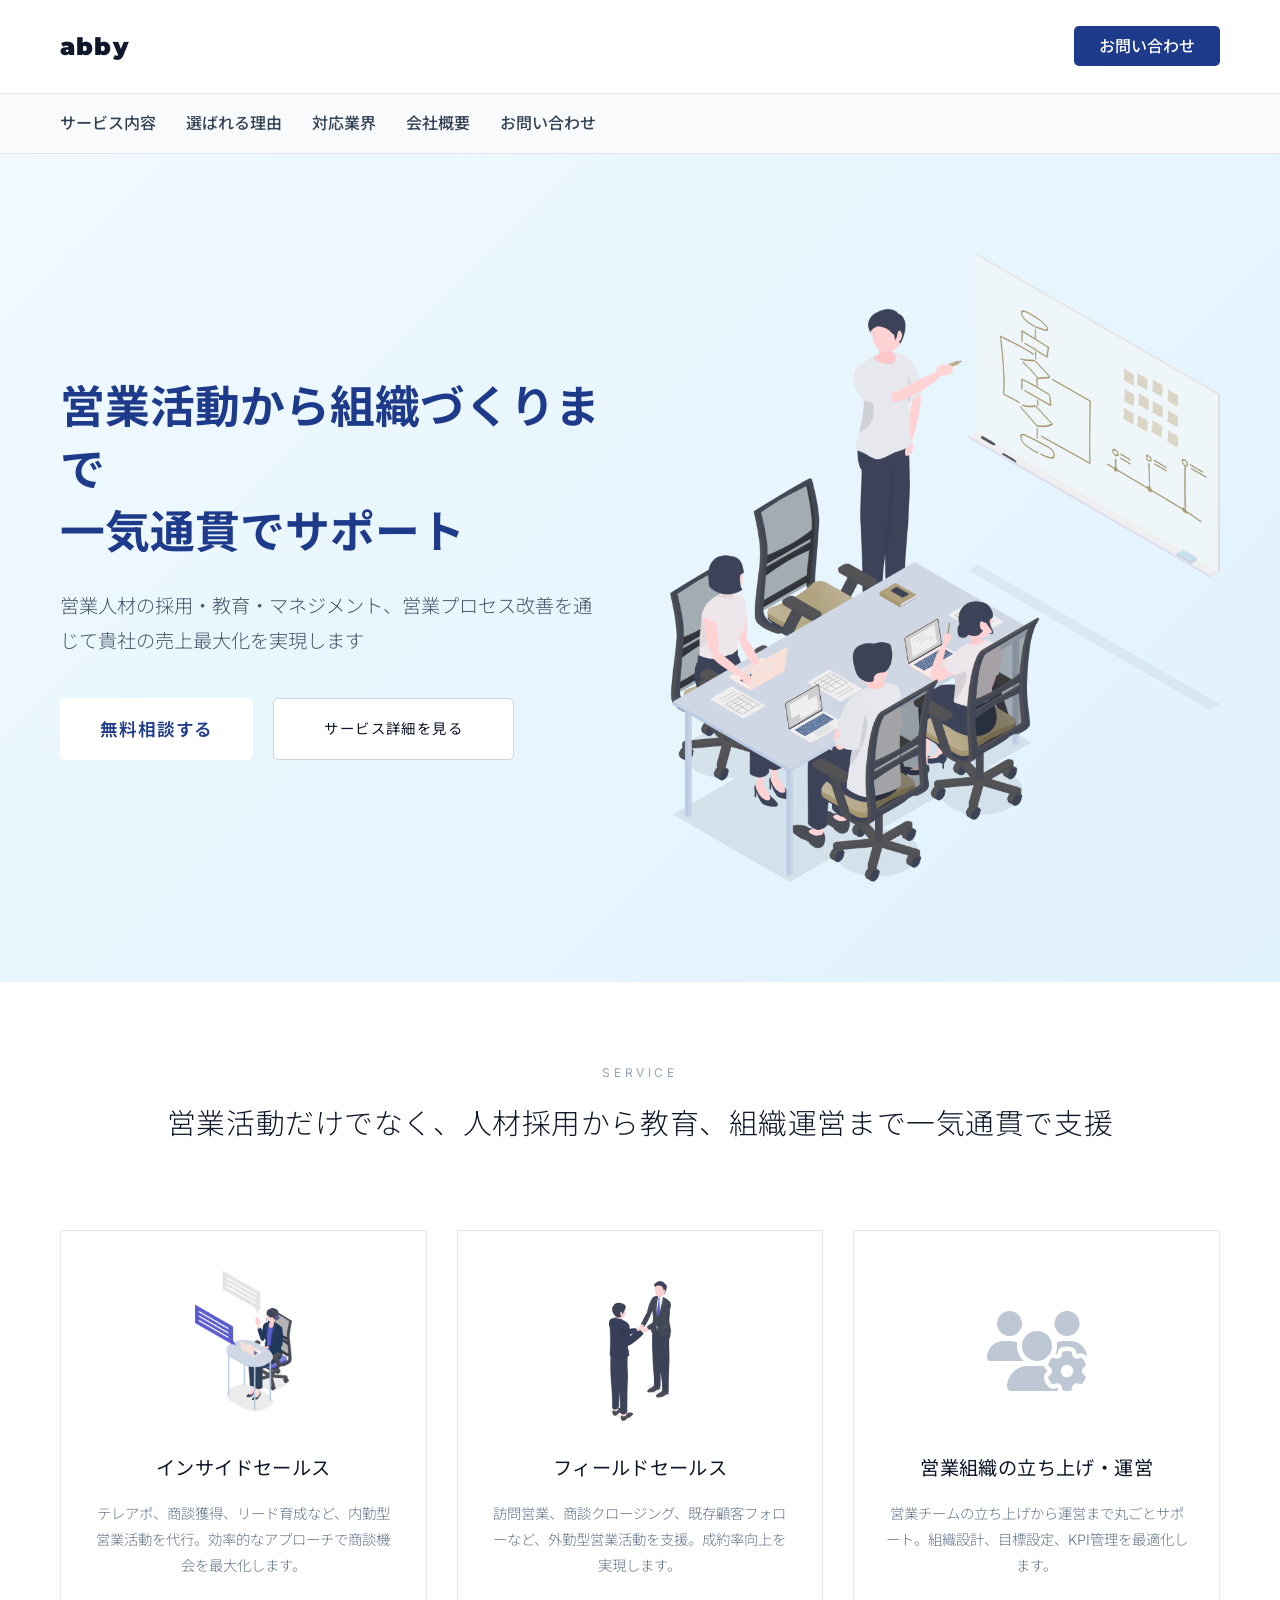
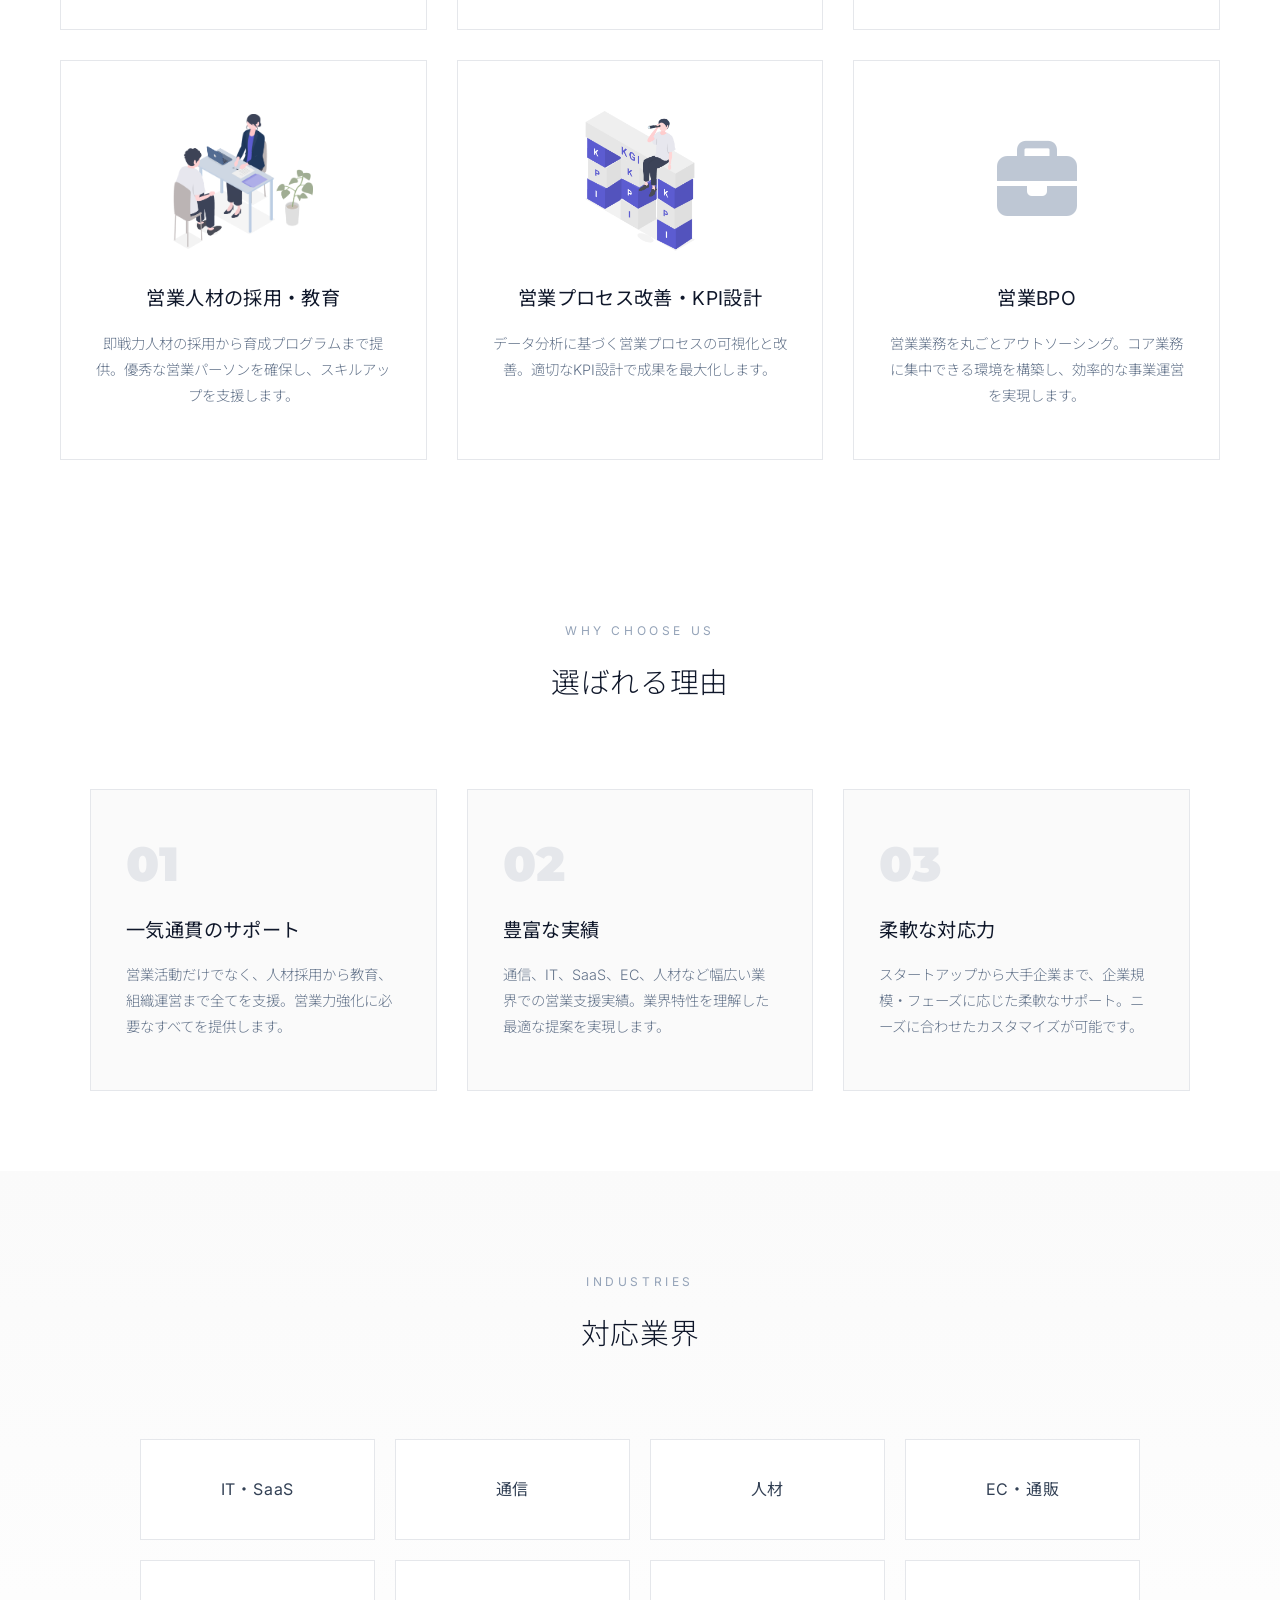
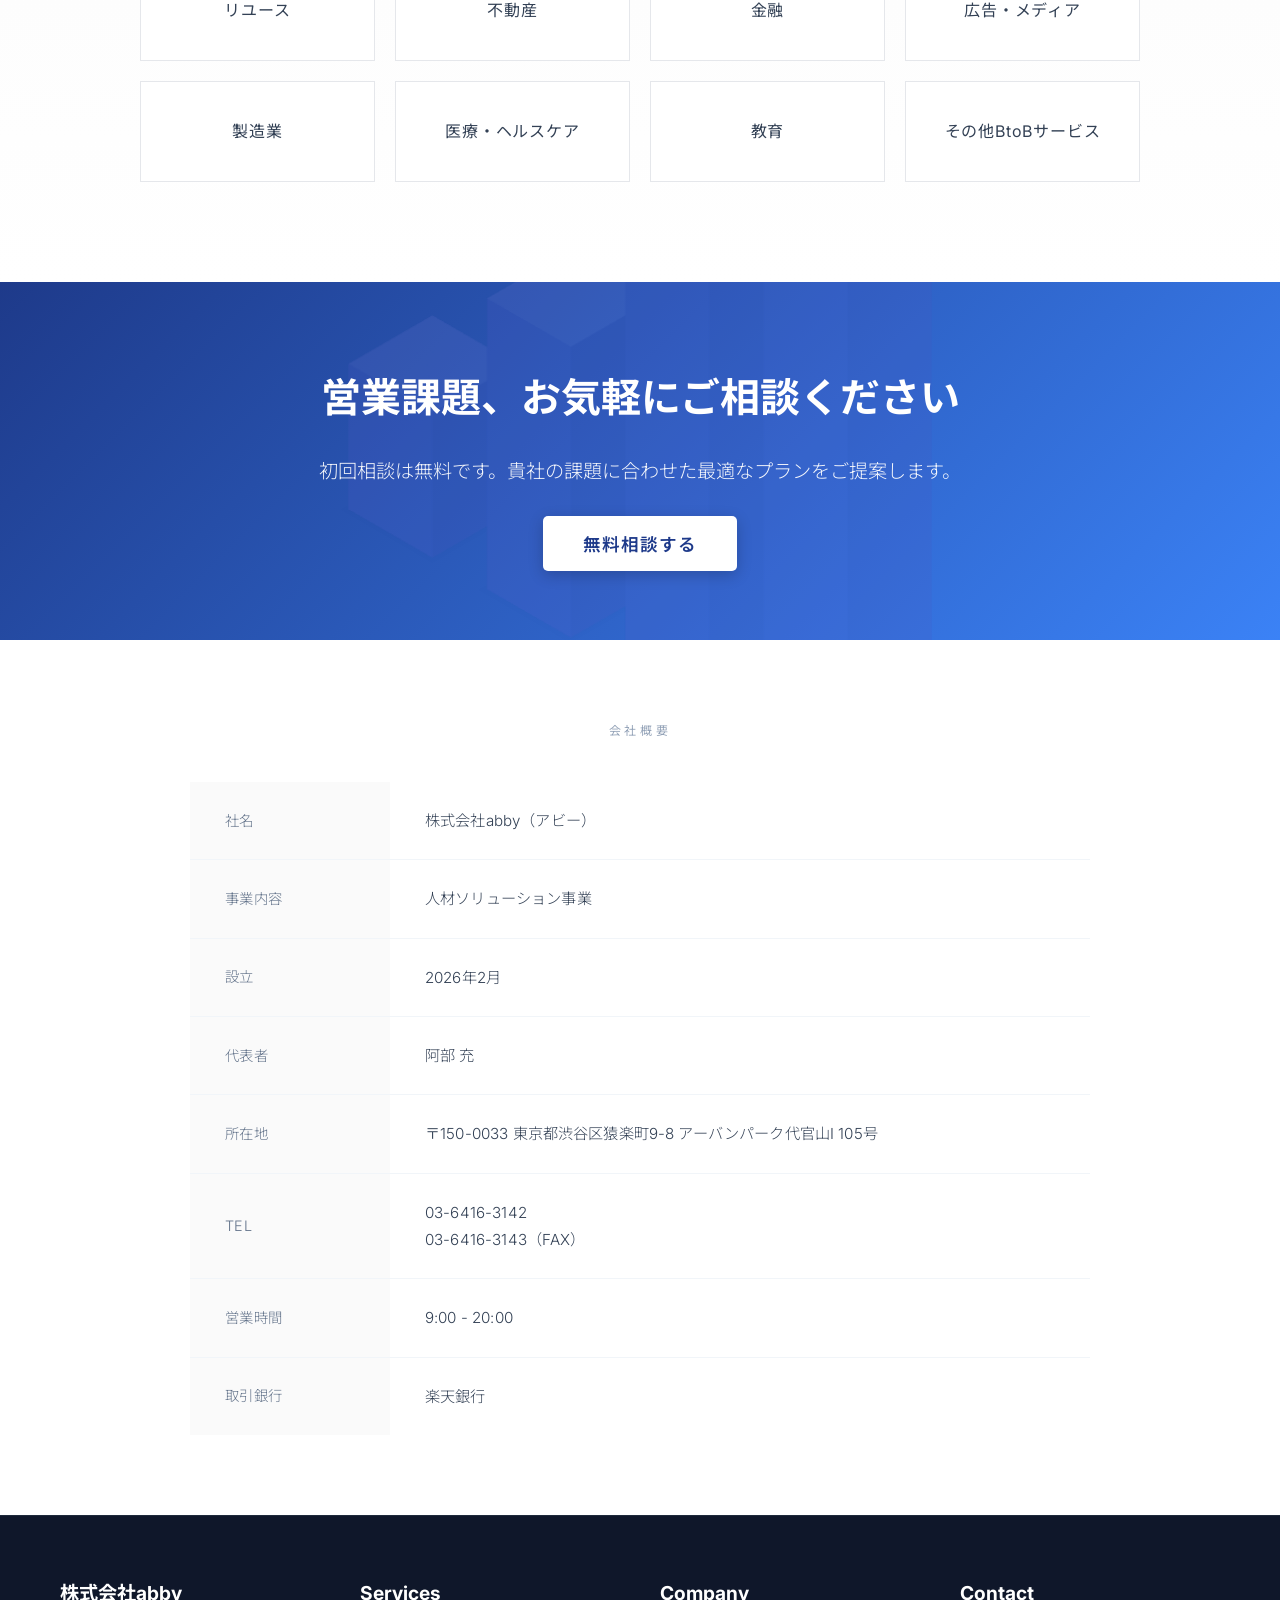
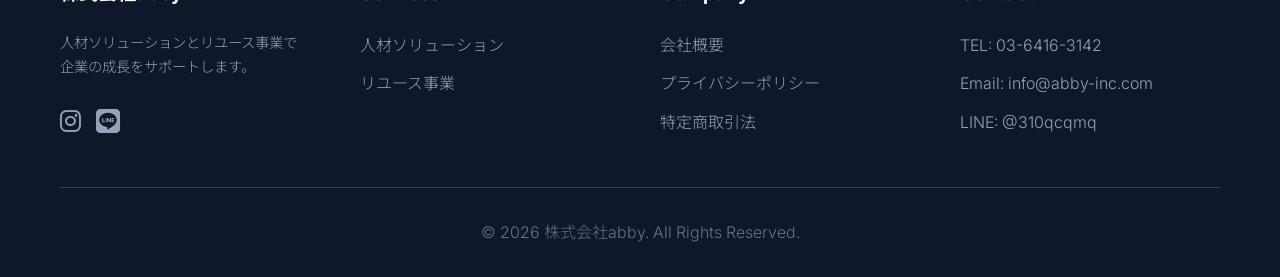
<file: sales-support/index.html>
<!DOCTYPE html>
<html lang="ja">
<head>
    <meta charset="UTF-8">
    <meta name="viewport" content="width=device-width, initial-scale=1.0">
    <title>営業支援事業 | 株式会社abby</title>
    <meta name="description" content="株式会社abbyの営業支援事業。インサイドセールス、フィールドセールス、営業組織の立ち上げから人材採用・教育まで一気通貫でサポート。">
    <meta name="keywords" content="営業支援,営業代行,営業BPO,インサイドセールス,フィールドセールス,営業組織,abby">
    <link rel="canonical" href="https://abby-inc.com/sales-support/">
    
    <link rel="stylesheet" href="../css/sales-support.css">
    <link rel="stylesheet" href="https://cdn.jsdelivr.net/npm/@fortawesome/fontawesome-free@6.4.0/css/all.min.css">
    <link href="https://fonts.googleapis.com/css2?family=Montserrat:wght@900&family=Inter:wght@300;400;500;600;700&family=Noto+Sans+JP:wght@300;400;500;600;700&display=swap" rel="stylesheet">
</head>
<body>
    <!-- Header -->
    <header class="header">
        <div class="header-top">
            <div class="container">
                <a href="../index.html" class="logo">abby</a>
                <div class="header-icons">
                    <a href="inquiry.html" class="btn-header-contact">お問い合わせ</a>
                </div>
            </div>
        </div>
        <nav class="header-nav">
            <div class="container">
                <button class="menu-toggle" aria-label="メニューを開く">
                    <i class="fas fa-bars"></i>
                </button>
                <ul class="nav-menu">
                    <li><a href="#services">サービス内容</a></li>
                    <li><a href="#strengths">選ばれる理由</a></li>
                    <li><a href="#industries">対応業界</a></li>
                    <li><a href="#company">会社概要</a></li>
                    <li><a href="inquiry.html">お問い合わせ</a></li>
                </ul>
            </div>
        </nav>
    </header>

    <!-- Hero Section -->
    <section class="hero">
        <div class="container hero-container">
            <div class="hero-text">
                <h1>営業活動から組織づくりまで<br>一気通貫でサポート</h1>
                <p class="subtitle">営業人材の採用・教育・マネジメント、営業プロセス改善を通じて貴社の売上最大化を実現します</p>
                <div class="hero-buttons">
                    <a href="inquiry.html" class="btn-primary">無料相談する</a>
                    <a href="#services" class="btn-secondary">サービス詳細を見る</a>
                </div>
            </div>
            <div class="hero-illustration">
                <img src="../images/illustration-meeting-1.png" alt="営業支援サービス">
            </div>
        </div>
    </section>

    <!-- Services Section -->
    <section class="section" id="services">
        <div class="container">
            <h2 class="section-title">SERVICE</h2>
            <p class="section-subtitle">営業活動だけでなく、人材採用から教育、組織運営まで一気通貫で支援</p>
            
            <div class="services-grid">
                <div class="service-card">
                    <div class="service-illustration">
                        <img src="../images/illustration-customer-service.png" alt="インサイドセールス" style="width: 120px; height: auto; margin-bottom: 20px;">
                    </div>
                    <h3>インサイドセールス</h3>
                    <p>テレアポ、商談獲得、リード育成など、内勤型営業活動を代行。効率的なアプローチで商談機会を最大化します。</p>
                </div>

                <div class="service-card">
                    <div class="service-illustration">
                        <img src="../images/illustration-handshake.png" alt="フィールドセールス">
                    </div>
                    <h3>フィールドセールス</h3>
                    <p>訪問営業、商談クロージング、既存顧客フォローなど、外勤型営業活動を支援。成約率向上を実現します。</p>
                </div>

                <div class="service-card">
                    <div class="service-illustration">
                        <i class="fas fa-users-cog"></i>
                    </div>
                    <h3>営業組織の立ち上げ・運営</h3>
                    <p>営業チームの立ち上げから運営まで丸ごとサポート。組織設計、目標設定、KPI管理を最適化します。</p>
                </div>

                <div class="service-card">
                    <div class="service-illustration">
                        <img src="../images/illustration-interview.png" alt="営業人材の採用・教育">
                    </div>
                    <h3>営業人材の採用・教育</h3>
                    <p>即戦力人材の採用から育成プログラムまで提供。優秀な営業パーソンを確保し、スキルアップを支援します。</p>
                </div>

                <div class="service-card">
                    <div class="service-illustration">
                        <img src="../images/kpi-illustration.png" alt="KPI設計">
                    </div>
                    <h3>営業プロセス改善・KPI設計</h3>
                    <p>データ分析に基づく営業プロセスの可視化と改善。適切なKPI設計で成果を最大化します。</p>
                </div>

                <div class="service-card">
                    <div class="service-illustration">
                        <i class="fas fa-briefcase"></i>
                    </div>
                    <h3>営業BPO</h3>
                    <p>営業業務を丸ごとアウトソーシング。コア業務に集中できる環境を構築し、効率的な事業運営を実現します。</p>
                </div>
            </div>
        </div>
    </section>

    <!-- Strengths Section -->
    <section class="section strengths-section">
        <div class="container">
            <h2 class="section-title">WHY CHOOSE US</h2>
            <p class="section-subtitle">選ばれる理由</p>
            
            <div class="strengths-grid">
                <div class="strength-card">
                    <div class="strength-number">01</div>
                    <h3>一気通貫のサポート</h3>
                    <p>営業活動だけでなく、人材採用から教育、組織運営まで全てを支援。営業力強化に必要なすべてを提供します。</p>
                </div>

                <div class="strength-card">
                    <div class="strength-number">02</div>
                    <h3>豊富な実績</h3>
                    <p>通信、IT、SaaS、EC、人材など幅広い業界での営業支援実績。業界特性を理解した最適な提案を実現します。</p>
                </div>

                <div class="strength-card">
                    <div class="strength-number">03</div>
                    <h3>柔軟な対応力</h3>
                    <p>スタートアップから大手企業まで、企業規模・フェーズに応じた柔軟なサポート。ニーズに合わせたカスタマイズが可能です。</p>
                </div>
            </div>
        </div>
    </section>

    <!-- Industries Section -->
    <section class="section industries-section" id="industries">
        <div class="container">
            <h2 class="section-title">INDUSTRIES</h2>
            <p class="section-subtitle">対応業界</p>
            
            <div class="industries-list">
                <span class="industry-item">IT・SaaS</span>
                <span class="industry-item">通信</span>
                <span class="industry-item">人材</span>
                <span class="industry-item">EC・通販</span>
                <span class="industry-item">リユース</span>
                <span class="industry-item">不動産</span>
                <span class="industry-item">金融</span>
                <span class="industry-item">広告・メディア</span>
                <span class="industry-item">製造業</span>
                <span class="industry-item">医療・ヘルスケア</span>
                <span class="industry-item">教育</span>
                <span class="industry-item">その他BtoBサービス</span>
            </div>
        </div>
    </section>

    <!-- CTA Section -->
    <section class="cta-section">
        <div class="cta-background">
            <img src="../images/illustration-growth-chart.png" alt="成長グラフ" class="cta-decoration">
        </div>
        <div class="container cta-content">
            <h2>営業課題、お気軽にご相談ください</h2>
            <p>初回相談は無料です。貴社の課題に合わせた最適なプランをご提案します。</p>
            <a href="inquiry.html" class="btn-primary">無料相談する</a>
        </div>
    </section>

    <!-- Company Section -->
    <section class="section" id="company">
        <div class="container">
            <h2 class="section-title">会社概要</h2>
            
            <table class="company-table">
                <tr>
                    <th>社名</th>
                    <td>株式会社abby（アビー）</td>
                </tr>
                <tr>
                    <th>事業内容</th>
                    <td>人材ソリューション事業</td>
                </tr>
                <tr>
                    <th>設立</th>
                    <td>2026年2月</td>
                </tr>
                <tr>
                    <th>代表者</th>
                    <td>阿部 充</td>
                </tr>
                <tr>
                    <th>所在地</th>
                    <td>〒150-0033 東京都渋谷区猿楽町9-8 アーバンパーク代官山Ⅰ 105号</td>
                </tr>
                <tr>
                    <th>TEL</th>
                    <td>03-6416-3142<br>03-6416-3143（FAX）</td>
                </tr>
                <tr>
                    <th>営業時間</th>
                    <td>9:00 - 20:00</td>
                </tr>
                <tr>
                    <th>取引銀行</th>
                    <td>楽天銀行</td>
                </tr>
            </table>
        </div>
    </section>

    <!-- Footer -->
    <footer class="footer">
        <div class="container">
            <div class="footer-content">
                <div class="footer-section">
                    <h3>株式会社abby</h3>
                    <p>人材ソリューションとリユース事業で<br>企業の成長をサポートします。</p>
                    <div class="social-links">
                        <a href="https://www.instagram.com/_abby0228_" target="_blank" aria-label="Instagram"><i class="fab fa-instagram"></i></a>
                        <a href="https://lin.ee/yBD59DW" target="_blank" aria-label="LINE"><i class="fab fa-line"></i></a>
                    </div>
                </div>

                <div class="footer-section">
                    <h3>Services</h3>
                    <ul class="footer-links">
                        <li><a href="index.html">人材ソリューション</a></li>
                        <li><a href="../reuse/index.html">リユース事業</a></li>
                    </ul>
                </div>

                <div class="footer-section">
                    <h3>Company</h3>
                    <ul class="footer-links">
                        <li><a href="#company">会社概要</a></li>
                        <li><a href="privacy.html">プライバシーポリシー</a></li>
                        <li><a href="tokusho.html">特定商取引法</a></li>
                    </ul>
                </div>

                <div class="footer-section">
                    <h3>Contact</h3>
                    <ul class="footer-links">
                        <li><a href="tel:0364163142">TEL: 03-6416-3142</a></li>
                        <li><a href="mailto:info@abby-inc.com">Email: info@abby-inc.com</a></li>
                        <li><a href="https://lin.ee/yBD59DW" target="_blank">LINE: @310qcqmq</a></li>
                    </ul>
                </div>
            </div>

            <div class="footer-bottom">
                <p>&copy; 2026 株式会社abby. All Rights Reserved.</p>
            </div>
        </div>
    </footer>

    <script>
        // Mobile menu toggle
        document.querySelector('.menu-toggle').addEventListener('click', function() {
            document.querySelector('.nav-menu').classList.toggle('active');
        });

        // Smooth scroll
        document.querySelectorAll('a[href^="#"]').forEach(anchor => {
            anchor.addEventListener('click', function (e) {
                e.preventDefault();
                const target = document.querySelector(this.getAttribute('href'));
                if (target) {
                    target.scrollIntoView({
                        behavior: 'smooth',
                        block: 'start'
                    });
                }
            });
        });
    </script>
</body>
</html>
</file>
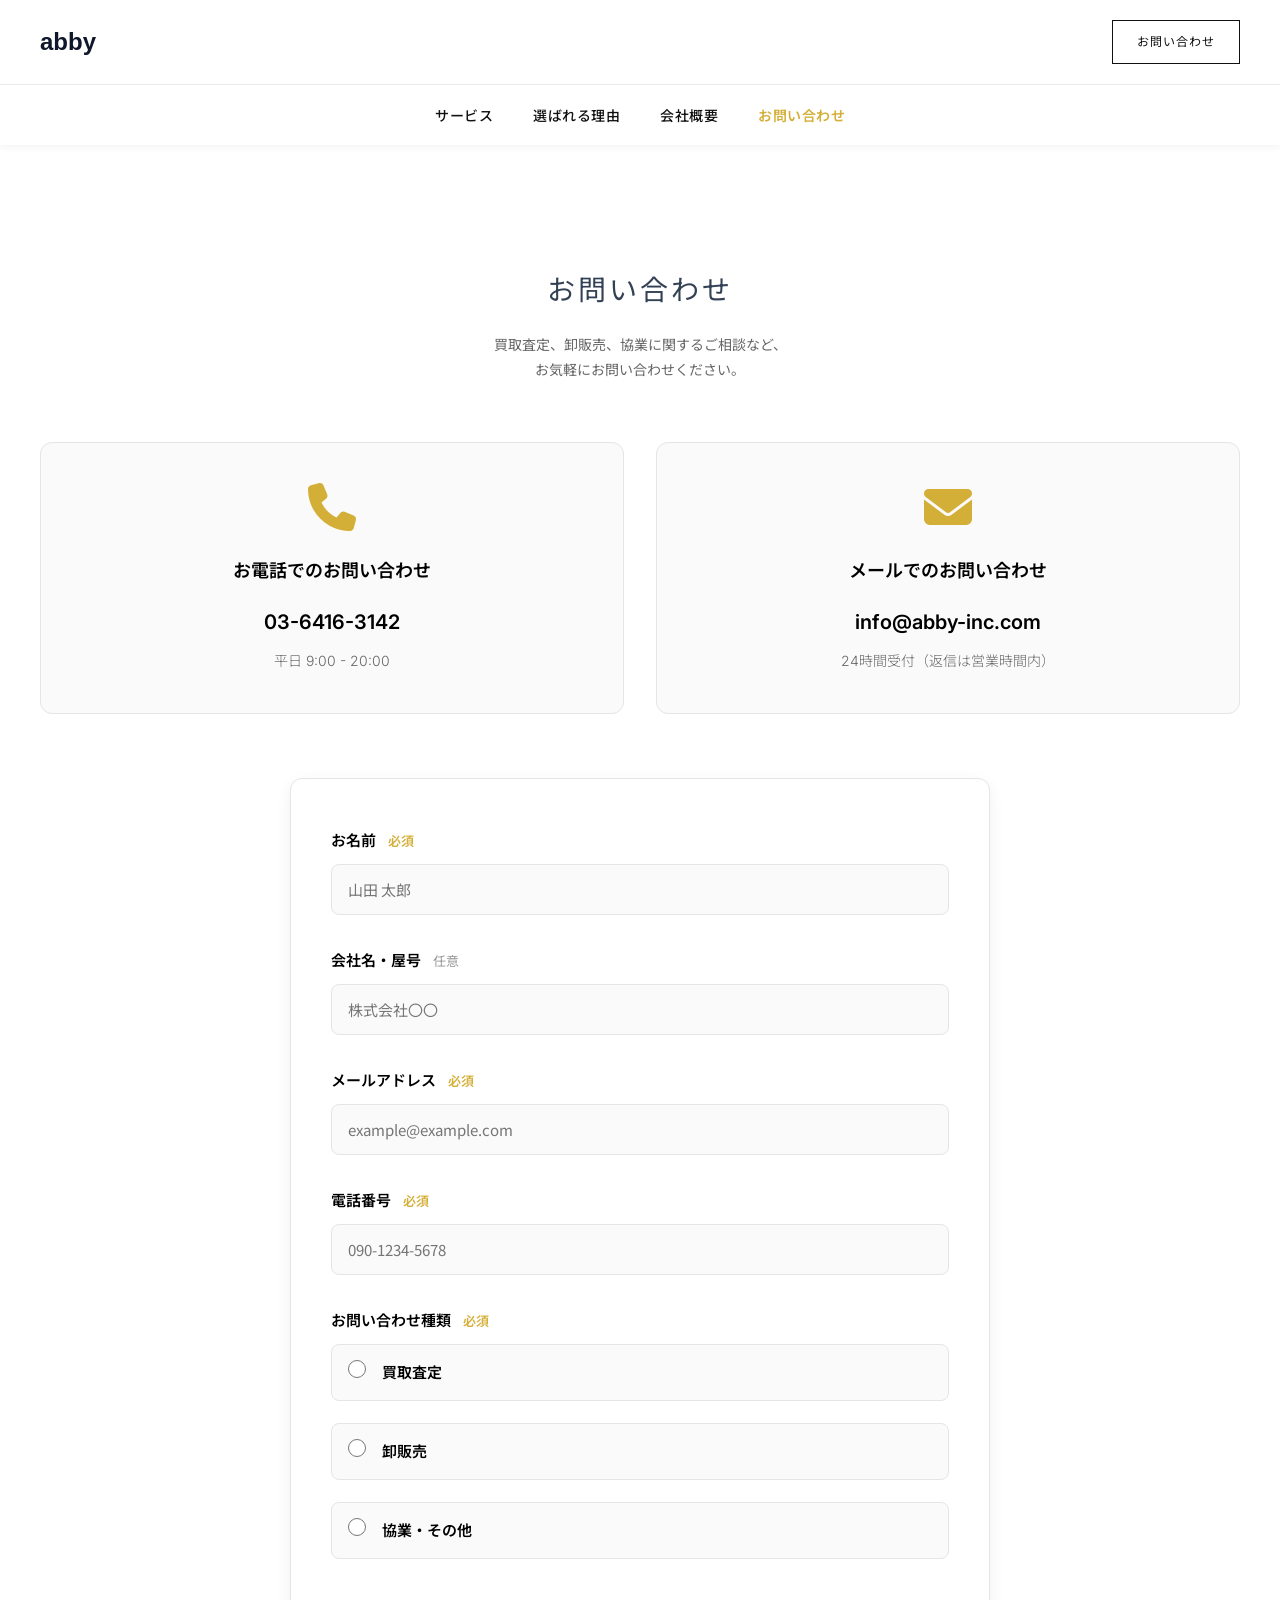
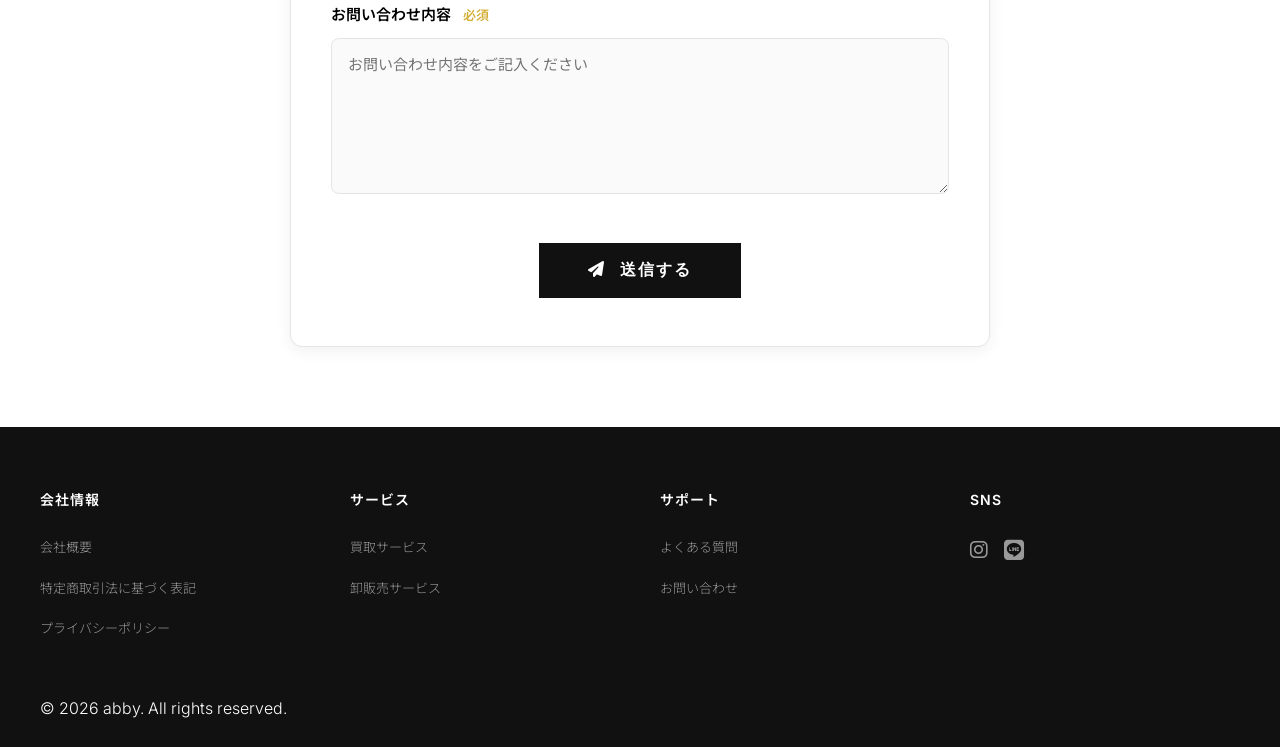
<file: reuse/inquiry.html>
<!DOCTYPE html>
<html lang="ja">
<head>
    <meta charset="UTF-8">
    <meta name="viewport" content="width=device-width, initial-scale=1.0">
    <title>お問い合わせ - abby</title>
    <meta name="description" content="株式会社abbyへのお問い合わせフォーム。買取査定、卸販売、協業に関するご相談を承ります。">
    <meta name="keywords" content="お問い合わせ, 買取査定, 卸販売, 協業, abby">
    <meta name="author" content="株式会社abby">
    <meta name="robots" content="index, follow">
    <link rel="canonical" href="https://abby-inc.com/inquiry.html">
    
    <!-- Open Graph -->
    <meta property="og:type" content="website">
    <meta property="og:url" content="https://abby-inc.com/inquiry.html">
    <meta property="og:title" content="お問い合わせ - abby">
    <meta property="og:description" content="株式会社abbyへのお問い合わせフォーム。買取査定、卸販売、協業に関するご相談を承ります。">
    <meta property="og:site_name" content="abby">
    
    <!-- Twitter Card -->
    <meta name="twitter:card" content="summary">
    <meta name="twitter:title" content="お問い合わせ - abby">
    <meta name="twitter:description" content="株式会社abbyへのお問い合わせフォーム。買取査定、卸販売、協業に関するご相談を承ります。">
    
    <link rel="stylesheet" href="../css/style.css">
    <link rel="stylesheet" href="https://cdn.jsdelivr.net/npm/@fortawesome/fontawesome-free@6.4.0/css/all.min.css">
    <link rel="preconnect" href="https://fonts.googleapis.com">
    <link rel="preconnect" href="https://fonts.gstatic.com" crossorigin>
    <link href="https://fonts.googleapis.com/css2?family=Inter:wght@300;400;500;600;700&family=Noto+Sans+JP:wght@300;400;500;700&display=swap" rel="stylesheet">
</head>
<body>
    <header class="header">
        <div class="header-top">
            <div class="container">
                <a href="index.html" class="logo">abby</a>
                <div class="header-icons">
                    <a href="inquiry.html" class="btn-header-contact">お問い合わせ</a>
                </div>
            </div>
        </div>
        <nav class="header-nav">
            <div class="container">
                <ul class="nav-menu">
                    <li><a href="index.html#service">サービス</a></li>
                    <li><a href="index.html#strength">選ばれる理由</a></li>
                    <li><a href="index.html#company">会社概要</a></li>
                    <li><a href="inquiry.html" class="active">お問い合わせ</a></li>
                </ul>
                <button class="menu-toggle" aria-label="メニューを開く">
                    <span></span>
                    <span></span>
                    <span></span>
                </button>
            </div>
        </nav>
    </header>

    <!-- Contact Form Section -->
    <section id="contact-form" class="contact-section">
        <div class="container">
            <h1 class="section-title">お問い合わせ</h1>
            <p class="section-subtitle">
                買取査定、卸販売、協業に関するご相談など、<br>
                お気軽にお問い合わせください。
            </p>
            
            <div class="contact-info-cards">
                <div class="contact-info-card">
                    <i class="fas fa-phone"></i>
                    <h3>お電話でのお問い合わせ</h3>
                    <p class="contact-detail"><a href="tel:03-6416-3142">03-6416-3142</a></p>
                    <p class="contact-note">平日 9:00 - 20:00</p>
                </div>
                <div class="contact-info-card">
                    <i class="fas fa-envelope"></i>
                    <h3>メールでのお問い合わせ</h3>
                    <p class="contact-detail"><a href="mailto:info@abby-inc.com">info@abby-inc.com</a></p>
                    <p class="contact-note">24時間受付（返信は営業時間内）</p>
                </div>
            </div>
            
            <div class="form-container">
                <form id="contact-form-element" action="https://formspree.io/f/xpqykabj" method="POST">
                    <div class="form-group">
                        <label for="name">お名前 <span class="required">必須</span></label>
                        <input type="text" id="name" name="name" required placeholder="山田 太郎">
                    </div>
                    
                    <div class="form-group">
                        <label for="company">会社名・屋号 <span class="optional">任意</span></label>
                        <input type="text" id="company" name="company" placeholder="株式会社〇〇">
                    </div>
                    
                    <div class="form-group">
                        <label for="email">メールアドレス <span class="required">必須</span></label>
                        <input type="email" id="email" name="email" required placeholder="example@example.com">
                    </div>
                    
                    <div class="form-group">
                        <label for="phone">電話番号 <span class="required">必須</span></label>
                        <input type="tel" id="phone" name="phone" required placeholder="090-1234-5678">
                    </div>
                    
                    <div class="form-group">
                        <label>お問い合わせ種類 <span class="required">必須</span></label>
                        <div class="radio-group">
                            <label class="radio-label">
                                <input type="radio" name="inquiry_type" value="買取査定" required>
                                <span>買取査定</span>
                            </label>
                            <label class="radio-label">
                                <input type="radio" name="inquiry_type" value="卸販売" required>
                                <span>卸販売</span>
                            </label>
                            <label class="radio-label">
                                <input type="radio" name="inquiry_type" value="協業・その他" required>
                                <span>協業・その他</span>
                            </label>
                        </div>
                    </div>
                    
                    <div class="form-group">
                        <label for="message">お問い合わせ内容 <span class="required">必須</span></label>
                        <textarea id="message" name="message" rows="6" required placeholder="お問い合わせ内容をご記入ください"></textarea>
                    </div>
                    
                    <div class="form-submit">
                        <button type="submit" class="btn btn-primary btn-submit">
                            <i class="fas fa-paper-plane"></i>
                            送信する
                        </button>
                    </div>
                </form>
                
                <div id="form-success" class="form-message success-message" style="display: none;">
                    <i class="fas fa-check-circle"></i>
                    <h3>送信完了</h3>
                    <p>お問い合わせありがとうございました。<br>内容を確認の上、担当者よりご連絡させていただきます。</p>
                    <button onclick="resetForm()" class="btn btn-secondary">新しいお問い合わせ</button>
                </div>
                
                <div id="form-error" class="form-message error-message" style="display: none;">
                    <i class="fas fa-exclamation-circle"></i>
                    <h3>送信エラー</h3>
                    <p>申し訳ございません。送信中にエラーが発生しました。<br>お手数ですが、お電話またはメールにて直接ご連絡ください。</p>
                    <button onclick="resetForm()" class="btn btn-secondary">再試行</button>
                </div>
            </div>
        </div>
    </section>

    <footer class="footer">
        <div class="container">
            <div class="footer-content">
                <div class="footer-section">
                    <h4>会社情報</h4>
                    <ul>
                        <li><a href="index.html#company">会社概要</a></li>
                        <li><a href="tokusho.html">特定商取引法に基づく表記</a></li>
                        <li><a href="privacy.html">プライバシーポリシー</a></li>
                    </ul>
                </div>
                <div class="footer-section">
                    <h4>サービス</h4>
                    <ul>
                        <li><a href="index.html#service">買取サービス</a></li>
                        <li><a href="index.html#service">卸販売サービス</a></li>
                    </ul>
                </div>
                <div class="footer-section">
                    <h4>サポート</h4>
                    <ul>
                        <li><a href="#">よくある質問</a></li>
                        <li><a href="inquiry.html">お問い合わせ</a></li>
                    </ul>
                </div>
                <div class="footer-section">
                    <h4>SNS</h4>
                    <div class="social-links">
                        <a href="https://www.instagram.com/_abby0228_" target="_blank" rel="noopener noreferrer" aria-label="Instagram"><i class="fab fa-instagram"></i></a>
                        <a href="https://lin.ee/yBD59DW" target="_blank" rel="noopener noreferrer" aria-label="LINE"><i class="fab fa-line"></i></a>
                    </div>
                </div>
            </div>
            <p class="copyright">&copy; 2026 abby. All rights reserved.</p>
        </div>
    </footer>

    <script>
        // Mobile menu toggle
        const menuToggle = document.querySelector('.menu-toggle');
        const navMenu = document.querySelector('.nav-menu');
        
        menuToggle.addEventListener('click', function() {
            navMenu.classList.toggle('active');
            this.classList.toggle('active');
        });

        // Form handling
        const form = document.getElementById('contact-form-element');
        const formSuccess = document.getElementById('form-success');
        const formError = document.getElementById('form-error');
        
        form.addEventListener('submit', async function(e) {
            e.preventDefault();
            
            const submitBtn = form.querySelector('.btn-submit');
            const originalBtnText = submitBtn.innerHTML;
            
            // Change button state
            submitBtn.disabled = true;
            submitBtn.innerHTML = '<i class="fas fa-spinner fa-spin"></i> 送信中...';
            
            try {
                const response = await fetch(form.action, {
                    method: 'POST',
                    body: new FormData(form),
                    headers: {
                        'Accept': 'application/json'
                    }
                });
                
                if (response.ok) {
                    // Success
                    form.style.display = 'none';
                    formSuccess.style.display = 'block';
                    formError.style.display = 'none';
                    
                    // Scroll to success message
                    formSuccess.scrollIntoView({ behavior: 'smooth', block: 'center' });
                } else {
                    // Error
                    throw new Error('Form submission failed');
                }
            } catch (error) {
                // Error handling
                form.style.display = 'none';
                formSuccess.style.display = 'none';
                formError.style.display = 'block';
                
                // Scroll to error message
                formError.scrollIntoView({ behavior: 'smooth', block: 'center' });
            } finally {
                // Reset button
                submitBtn.disabled = false;
                submitBtn.innerHTML = originalBtnText;
            }
        });
        
        function resetForm() {
            form.reset();
            form.style.display = 'block';
            formSuccess.style.display = 'none';
            formError.style.display = 'none';
            
            // Scroll to form
            form.scrollIntoView({ behavior: 'smooth', block: 'start' });
        }
    </script>
</body>
</html>
</file>
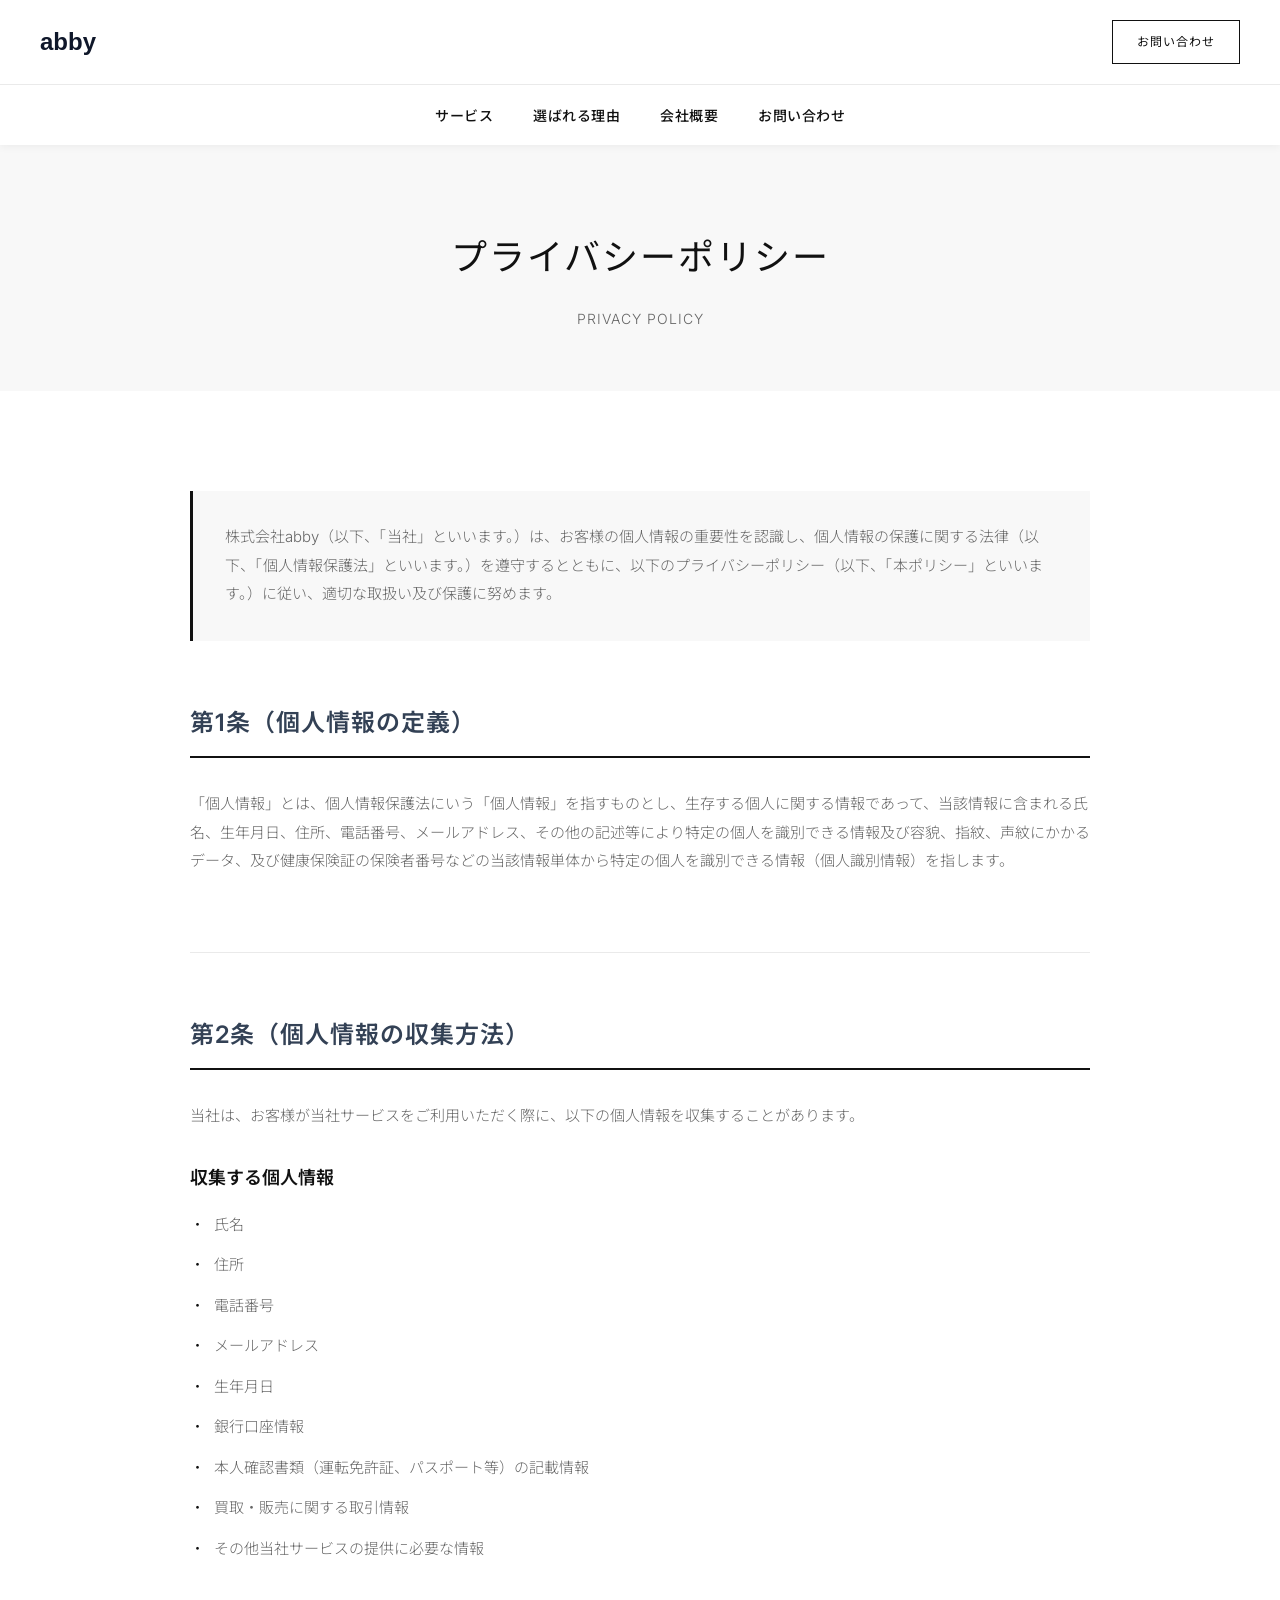
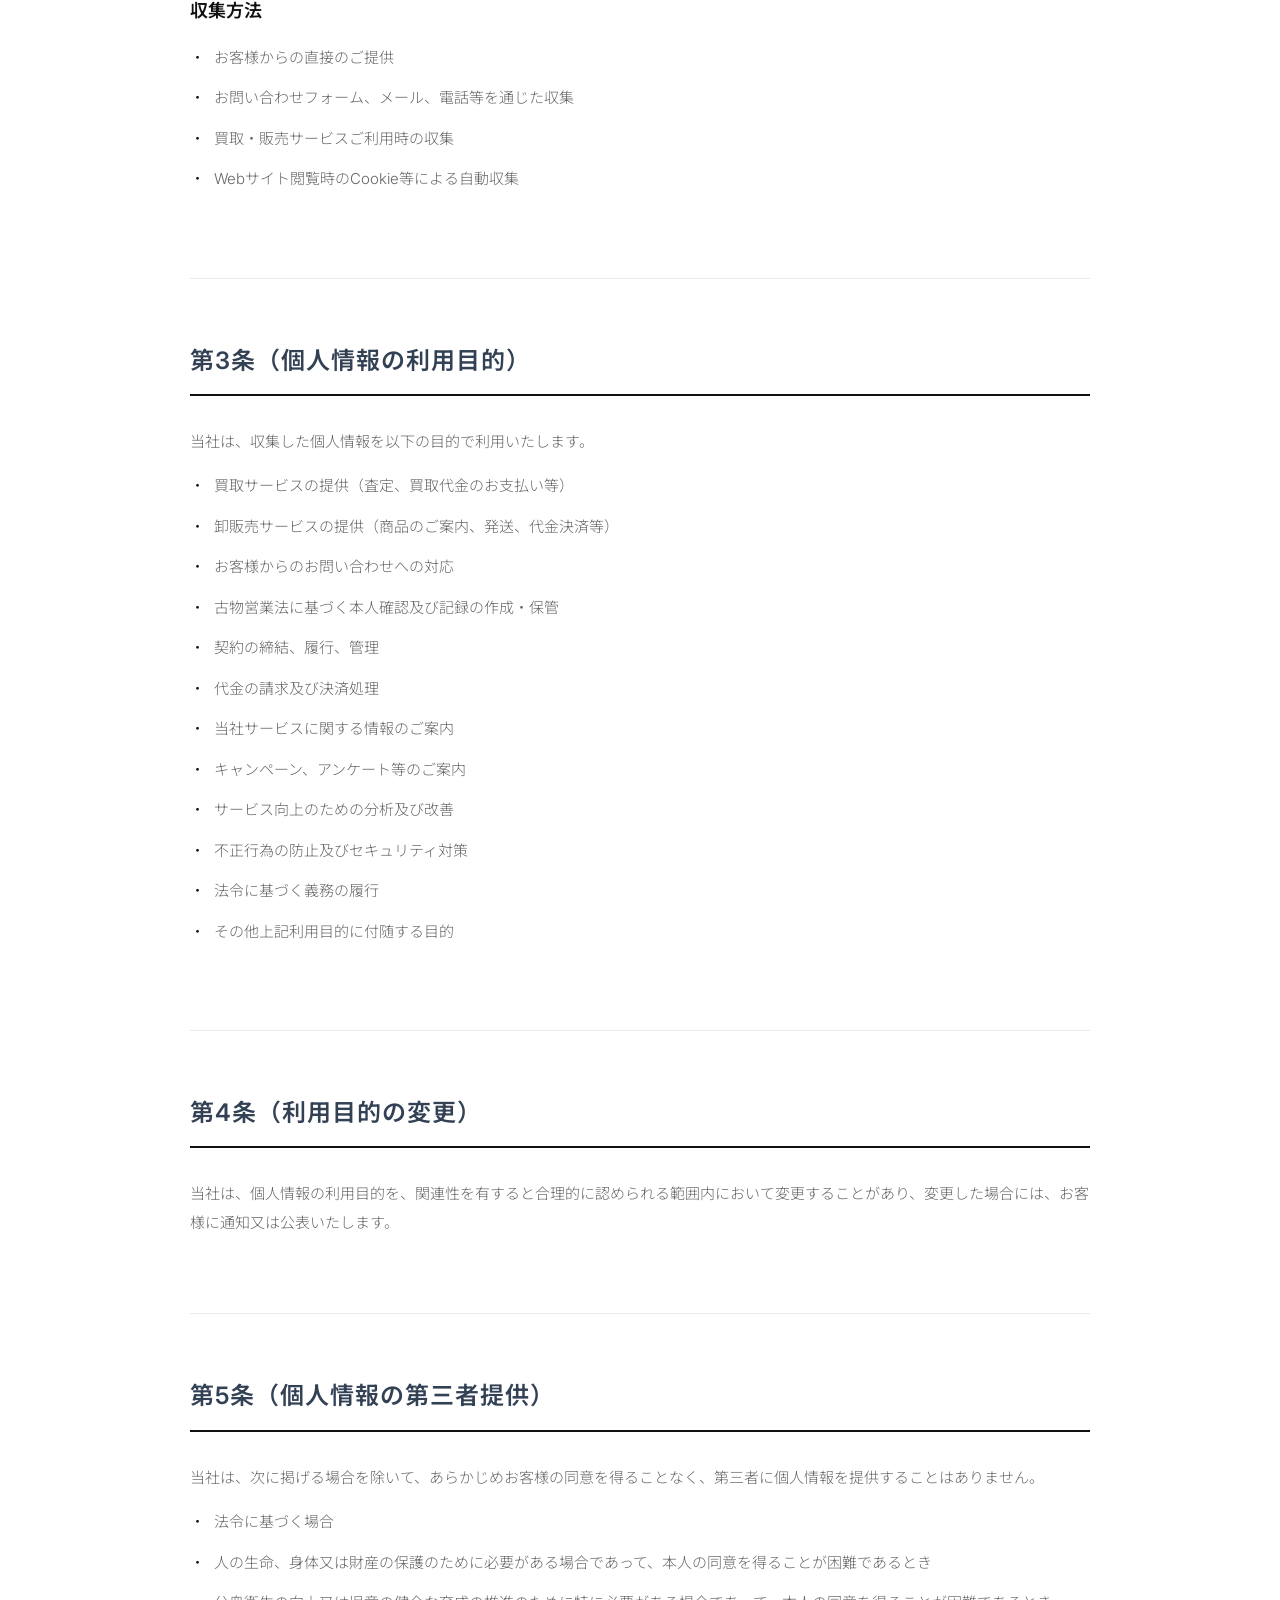
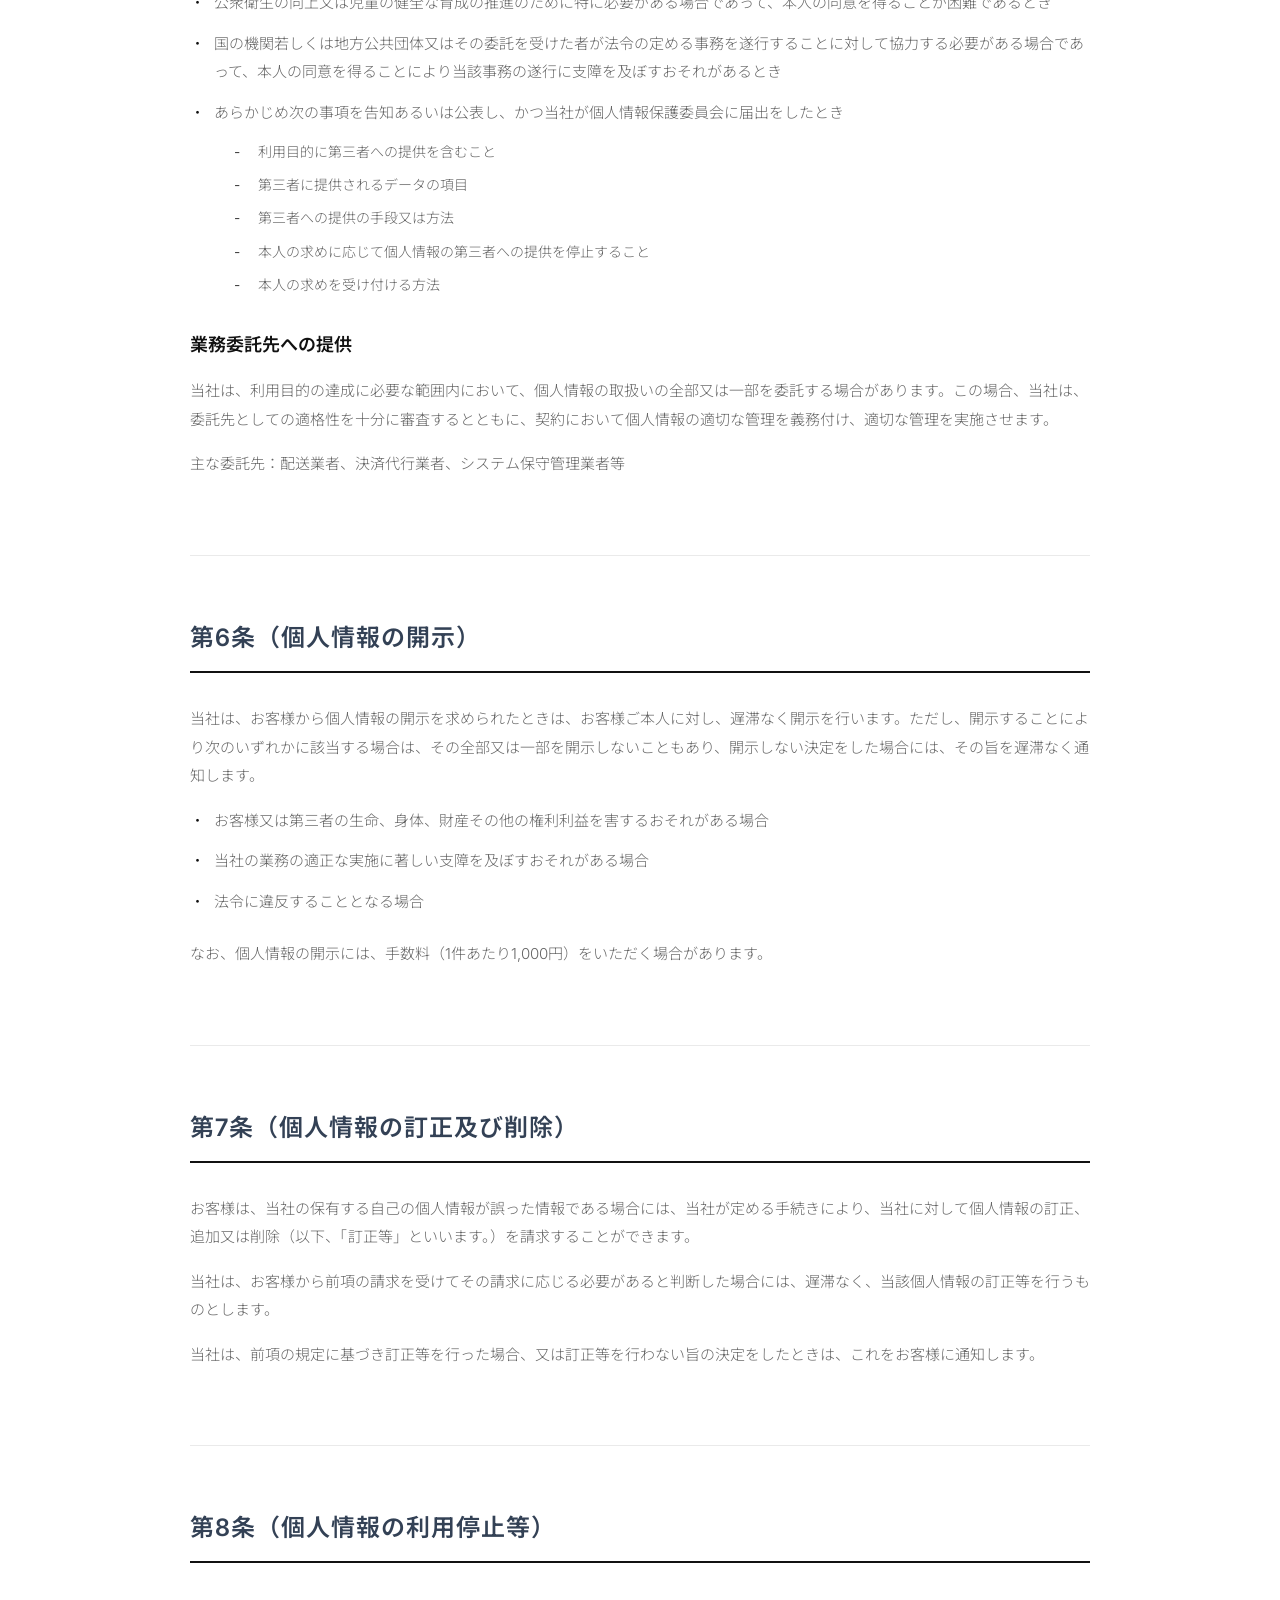
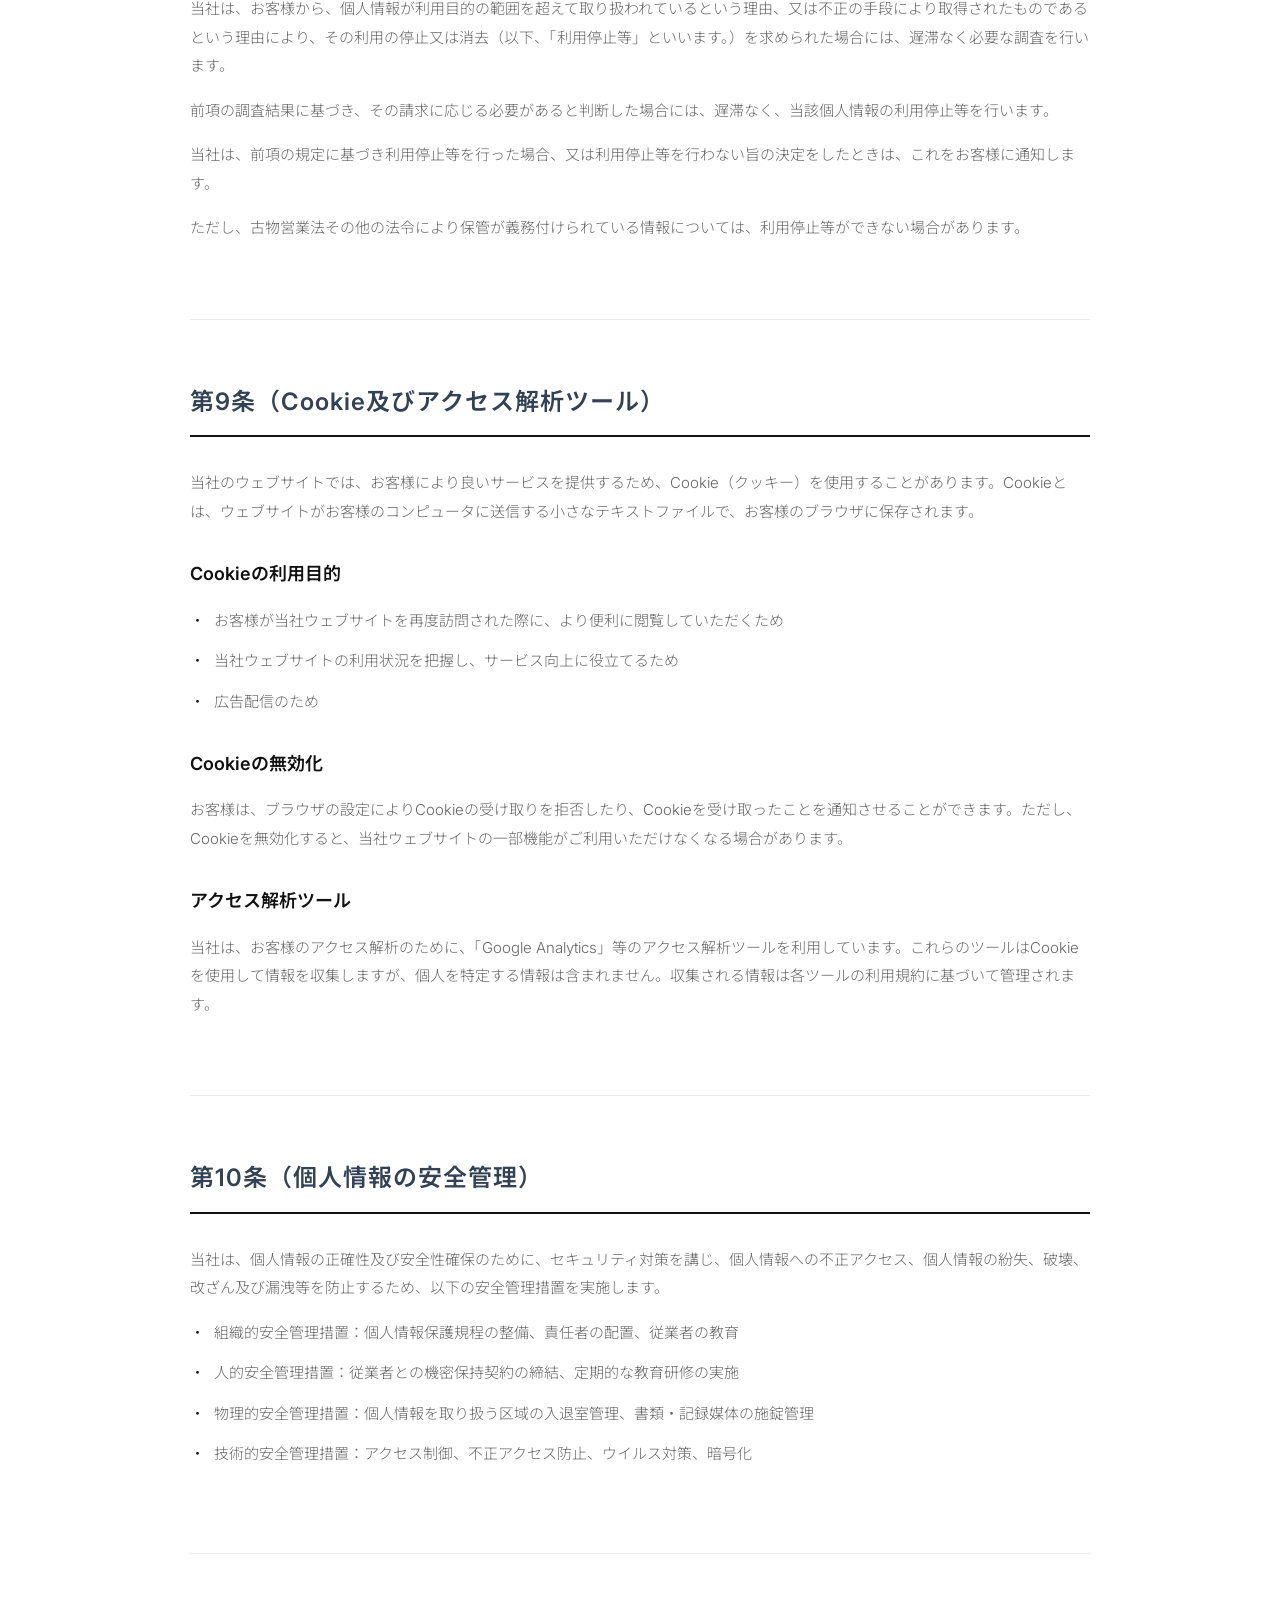
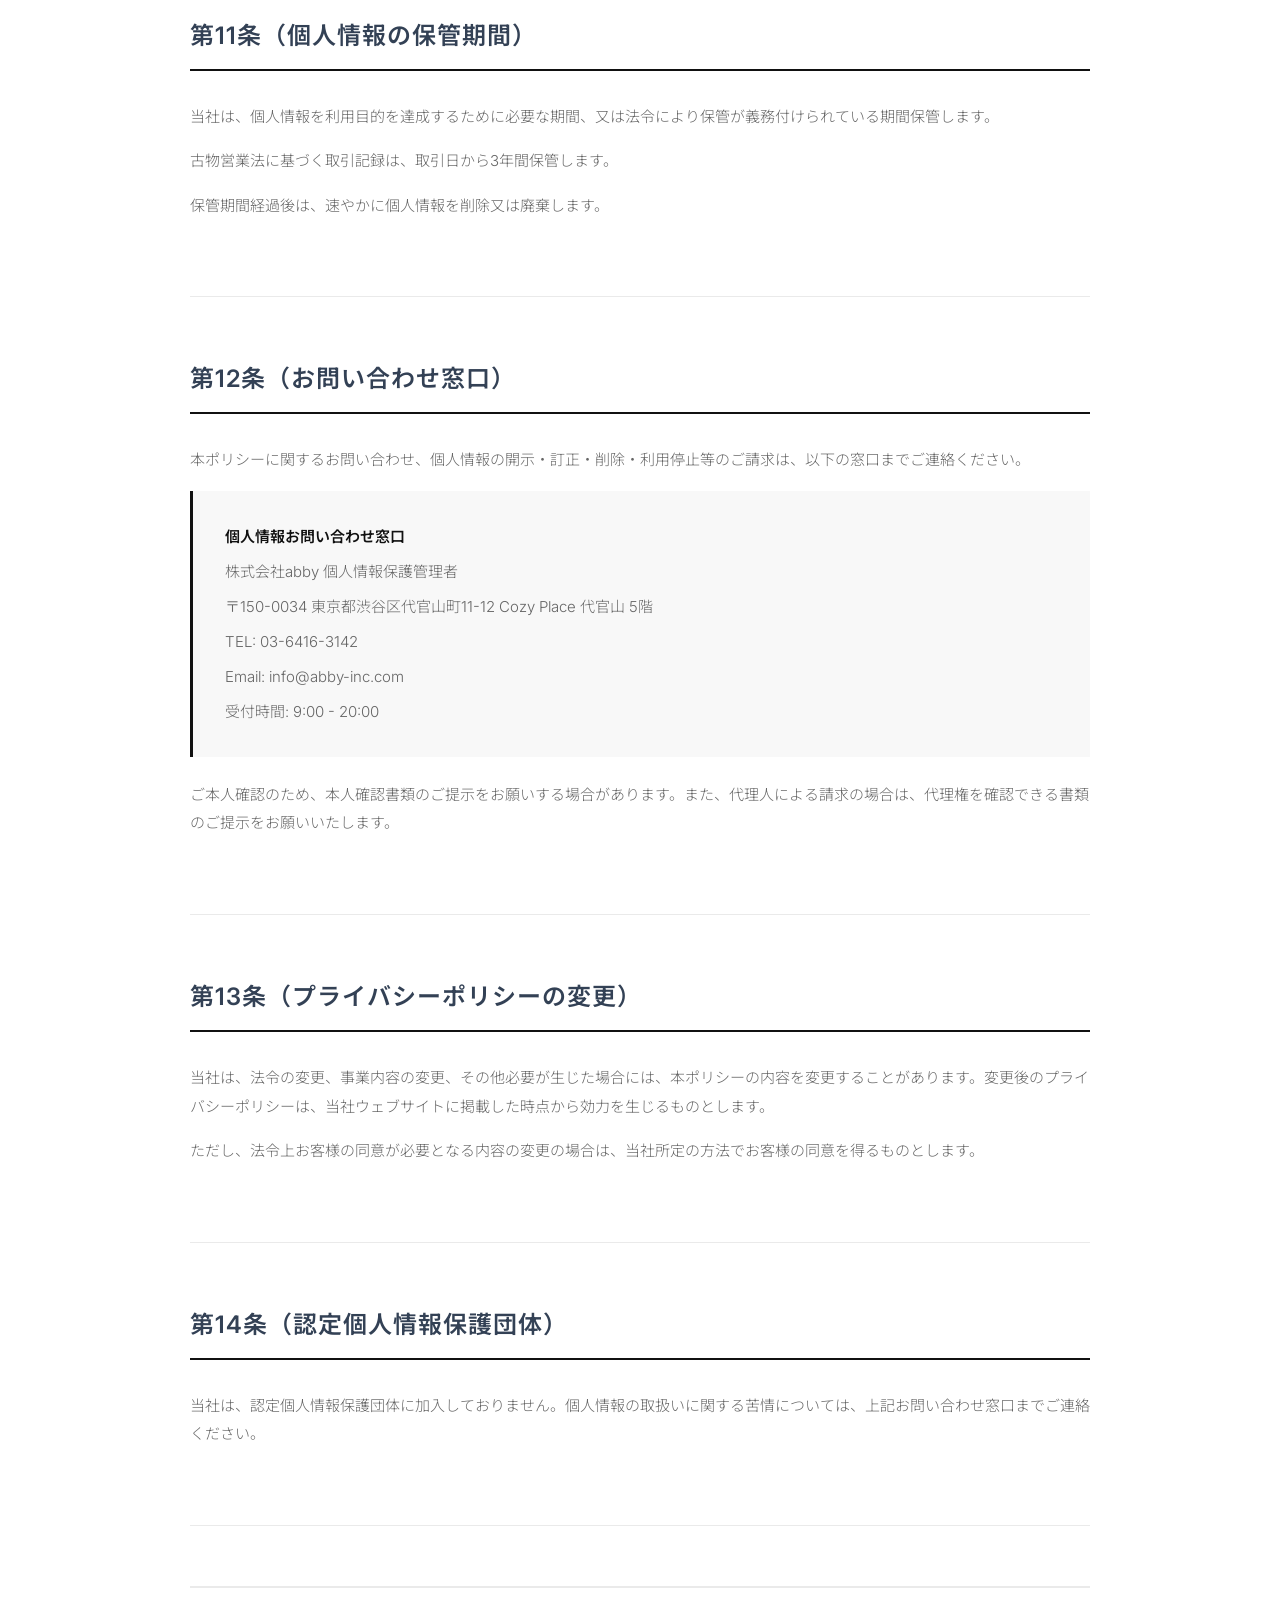
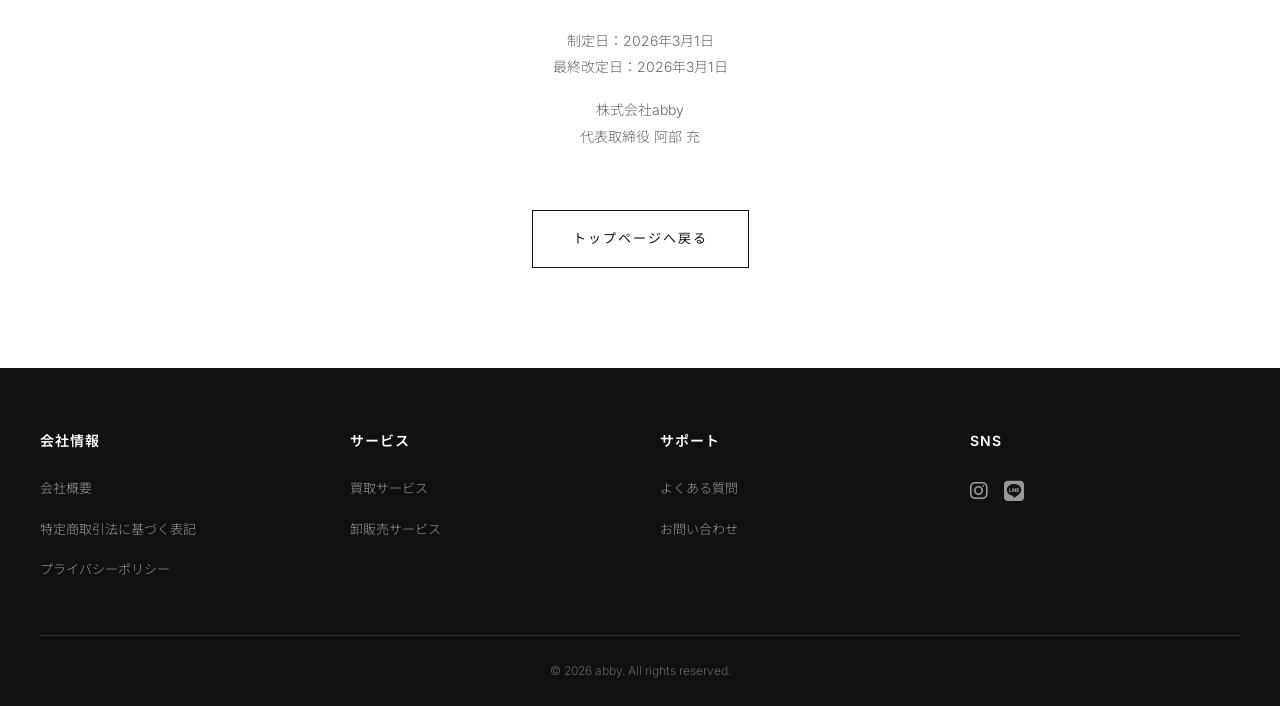
<file: reuse/privacy.html>
<!DOCTYPE html>
<html lang="ja">
<head>
    <meta charset="UTF-8">
    <meta name="viewport" content="width=device-width, initial-scale=1.0">
    <title>プライバシーポリシー - abby</title>
    <link rel="stylesheet" href="../css/style.css">
    <link rel="stylesheet" href="https://cdn.jsdelivr.net/npm/@fortawesome/fontawesome-free@6.4.0/css/all.min.css">
    <link href="https://fonts.googleapis.com/css2?family=Inter:wght@300;400;500;600;700&family=Noto+Sans+JP:wght@300;400;500;700&display=swap" rel="stylesheet">
</head>
<body>
    <!-- Header -->
    <header class="header">
        <div class="header-top">
            <div class="container">
                <a href="index.html" class="logo">abby</a>
                <div class="header-icons">
                    <a href="index.html#contact" class="btn-header-contact">お問い合わせ</a>
                </div>
            </div>
        </div>
        <nav class="header-nav">
            <div class="container">
                <ul class="nav-menu">
                    <li><a href="index.html#service">サービス</a></li>
                    <li><a href="index.html#strength">選ばれる理由</a></li>
                    <li><a href="index.html#company">会社概要</a></li>
                    <li><a href="inquiry.html">お問い合わせ</a></li>
                </ul>
                <button class="menu-toggle" aria-label="メニューを開く">
                    <span></span>
                    <span></span>
                    <span></span>
                </button>
            </div>
        </nav>
    </header>

    <!-- Page Header -->
    <section class="page-header">
        <div class="container">
            <h1 class="page-title">プライバシーポリシー</h1>
            <p class="page-subtitle">Privacy Policy</p>
        </div>
    </section>

    <!-- Content Section -->
    <section class="section">
        <div class="container">
            <div class="legal-content">
                <div class="legal-intro">
                    <p class="legal-text">
                        株式会社abby（以下、「当社」といいます。）は、お客様の個人情報の重要性を認識し、個人情報の保護に関する法律（以下、「個人情報保護法」といいます。）を遵守するとともに、以下のプライバシーポリシー（以下、「本ポリシー」といいます。）に従い、適切な取扱い及び保護に努めます。
                    </p>
                </div>

                <div class="legal-section">
                    <h2 class="legal-section-title">第1条（個人情報の定義）</h2>
                    <p class="legal-text">
                        「個人情報」とは、個人情報保護法にいう「個人情報」を指すものとし、生存する個人に関する情報であって、当該情報に含まれる氏名、生年月日、住所、電話番号、メールアドレス、その他の記述等により特定の個人を識別できる情報及び容貌、指紋、声紋にかかるデータ、及び健康保険証の保険者番号などの当該情報単体から特定の個人を識別できる情報（個人識別情報）を指します。
                    </p>
                </div>

                <div class="legal-section">
                    <h2 class="legal-section-title">第2条（個人情報の収集方法）</h2>
                    <p class="legal-text">
                        当社は、お客様が当社サービスをご利用いただく際に、以下の個人情報を収集することがあります。
                    </p>
                    <h3 class="legal-item-title">収集する個人情報</h3>
                    <ul class="legal-list">
                        <li>氏名</li>
                        <li>住所</li>
                        <li>電話番号</li>
                        <li>メールアドレス</li>
                        <li>生年月日</li>
                        <li>銀行口座情報</li>
                        <li>本人確認書類（運転免許証、パスポート等）の記載情報</li>
                        <li>買取・販売に関する取引情報</li>
                        <li>その他当社サービスの提供に必要な情報</li>
                    </ul>
                    <h3 class="legal-item-title">収集方法</h3>
                    <ul class="legal-list">
                        <li>お客様からの直接のご提供</li>
                        <li>お問い合わせフォーム、メール、電話等を通じた収集</li>
                        <li>買取・販売サービスご利用時の収集</li>
                        <li>Webサイト閲覧時のCookie等による自動収集</li>
                    </ul>
                </div>

                <div class="legal-section">
                    <h2 class="legal-section-title">第3条（個人情報の利用目的）</h2>
                    <p class="legal-text">
                        当社は、収集した個人情報を以下の目的で利用いたします。
                    </p>
                    <ul class="legal-list">
                        <li>買取サービスの提供（査定、買取代金のお支払い等）</li>
                        <li>卸販売サービスの提供（商品のご案内、発送、代金決済等）</li>
                        <li>お客様からのお問い合わせへの対応</li>
                        <li>古物営業法に基づく本人確認及び記録の作成・保管</li>
                        <li>契約の締結、履行、管理</li>
                        <li>代金の請求及び決済処理</li>
                        <li>当社サービスに関する情報のご案内</li>
                        <li>キャンペーン、アンケート等のご案内</li>
                        <li>サービス向上のための分析及び改善</li>
                        <li>不正行為の防止及びセキュリティ対策</li>
                        <li>法令に基づく義務の履行</li>
                        <li>その他上記利用目的に付随する目的</li>
                    </ul>
                </div>

                <div class="legal-section">
                    <h2 class="legal-section-title">第4条（利用目的の変更）</h2>
                    <p class="legal-text">
                        当社は、個人情報の利用目的を、関連性を有すると合理的に認められる範囲内において変更することがあり、変更した場合には、お客様に通知又は公表いたします。
                    </p>
                </div>

                <div class="legal-section">
                    <h2 class="legal-section-title">第5条（個人情報の第三者提供）</h2>
                    <p class="legal-text">
                        当社は、次に掲げる場合を除いて、あらかじめお客様の同意を得ることなく、第三者に個人情報を提供することはありません。
                    </p>
                    <ul class="legal-list">
                        <li>法令に基づく場合</li>
                        <li>人の生命、身体又は財産の保護のために必要がある場合であって、本人の同意を得ることが困難であるとき</li>
                        <li>公衆衛生の向上又は児童の健全な育成の推進のために特に必要がある場合であって、本人の同意を得ることが困難であるとき</li>
                        <li>国の機関若しくは地方公共団体又はその委託を受けた者が法令の定める事務を遂行することに対して協力する必要がある場合であって、本人の同意を得ることにより当該事務の遂行に支障を及ぼすおそれがあるとき</li>
                        <li>あらかじめ次の事項を告知あるいは公表し、かつ当社が個人情報保護委員会に届出をしたとき
                            <ul class="legal-sublist">
                                <li>利用目的に第三者への提供を含むこと</li>
                                <li>第三者に提供されるデータの項目</li>
                                <li>第三者への提供の手段又は方法</li>
                                <li>本人の求めに応じて個人情報の第三者への提供を停止すること</li>
                                <li>本人の求めを受け付ける方法</li>
                            </ul>
                        </li>
                    </ul>
                    <h3 class="legal-item-title">業務委託先への提供</h3>
                    <p class="legal-text">
                        当社は、利用目的の達成に必要な範囲内において、個人情報の取扱いの全部又は一部を委託する場合があります。この場合、当社は、委託先としての適格性を十分に審査するとともに、契約において個人情報の適切な管理を義務付け、適切な管理を実施させます。
                    </p>
                    <p class="legal-text">
                        主な委託先：配送業者、決済代行業者、システム保守管理業者等
                    </p>
                </div>

                <div class="legal-section">
                    <h2 class="legal-section-title">第6条（個人情報の開示）</h2>
                    <p class="legal-text">
                        当社は、お客様から個人情報の開示を求められたときは、お客様ご本人に対し、遅滞なく開示を行います。ただし、開示することにより次のいずれかに該当する場合は、その全部又は一部を開示しないこともあり、開示しない決定をした場合には、その旨を遅滞なく通知します。
                    </p>
                    <ul class="legal-list">
                        <li>お客様又は第三者の生命、身体、財産その他の権利利益を害するおそれがある場合</li>
                        <li>当社の業務の適正な実施に著しい支障を及ぼすおそれがある場合</li>
                        <li>法令に違反することとなる場合</li>
                    </ul>
                    <p class="legal-text">
                        なお、個人情報の開示には、手数料（1件あたり1,000円）をいただく場合があります。
                    </p>
                </div>

                <div class="legal-section">
                    <h2 class="legal-section-title">第7条（個人情報の訂正及び削除）</h2>
                    <p class="legal-text">
                        お客様は、当社の保有する自己の個人情報が誤った情報である場合には、当社が定める手続きにより、当社に対して個人情報の訂正、追加又は削除（以下、「訂正等」といいます。）を請求することができます。
                    </p>
                    <p class="legal-text">
                        当社は、お客様から前項の請求を受けてその請求に応じる必要があると判断した場合には、遅滞なく、当該個人情報の訂正等を行うものとします。
                    </p>
                    <p class="legal-text">
                        当社は、前項の規定に基づき訂正等を行った場合、又は訂正等を行わない旨の決定をしたときは、これをお客様に通知します。
                    </p>
                </div>

                <div class="legal-section">
                    <h2 class="legal-section-title">第8条（個人情報の利用停止等）</h2>
                    <p class="legal-text">
                        当社は、お客様から、個人情報が利用目的の範囲を超えて取り扱われているという理由、又は不正の手段により取得されたものであるという理由により、その利用の停止又は消去（以下、「利用停止等」といいます。）を求められた場合には、遅滞なく必要な調査を行います。
                    </p>
                    <p class="legal-text">
                        前項の調査結果に基づき、その請求に応じる必要があると判断した場合には、遅滞なく、当該個人情報の利用停止等を行います。
                    </p>
                    <p class="legal-text">
                        当社は、前項の規定に基づき利用停止等を行った場合、又は利用停止等を行わない旨の決定をしたときは、これをお客様に通知します。
                    </p>
                    <p class="legal-text">
                        ただし、古物営業法その他の法令により保管が義務付けられている情報については、利用停止等ができない場合があります。
                    </p>
                </div>

                <div class="legal-section">
                    <h2 class="legal-section-title">第9条（Cookie及びアクセス解析ツール）</h2>
                    <p class="legal-text">
                        当社のウェブサイトでは、お客様により良いサービスを提供するため、Cookie（クッキー）を使用することがあります。Cookieとは、ウェブサイトがお客様のコンピュータに送信する小さなテキストファイルで、お客様のブラウザに保存されます。
                    </p>
                    <h3 class="legal-item-title">Cookieの利用目的</h3>
                    <ul class="legal-list">
                        <li>お客様が当社ウェブサイトを再度訪問された際に、より便利に閲覧していただくため</li>
                        <li>当社ウェブサイトの利用状況を把握し、サービス向上に役立てるため</li>
                        <li>広告配信のため</li>
                    </ul>
                    <h3 class="legal-item-title">Cookieの無効化</h3>
                    <p class="legal-text">
                        お客様は、ブラウザの設定によりCookieの受け取りを拒否したり、Cookieを受け取ったことを通知させることができます。ただし、Cookieを無効化すると、当社ウェブサイトの一部機能がご利用いただけなくなる場合があります。
                    </p>
                    <h3 class="legal-item-title">アクセス解析ツール</h3>
                    <p class="legal-text">
                        当社は、お客様のアクセス解析のために、「Google Analytics」等のアクセス解析ツールを利用しています。これらのツールはCookieを使用して情報を収集しますが、個人を特定する情報は含まれません。収集される情報は各ツールの利用規約に基づいて管理されます。
                    </p>
                </div>

                <div class="legal-section">
                    <h2 class="legal-section-title">第10条（個人情報の安全管理）</h2>
                    <p class="legal-text">
                        当社は、個人情報の正確性及び安全性確保のために、セキュリティ対策を講じ、個人情報への不正アクセス、個人情報の紛失、破壊、改ざん及び漏洩等を防止するため、以下の安全管理措置を実施します。
                    </p>
                    <ul class="legal-list">
                        <li>組織的安全管理措置：個人情報保護規程の整備、責任者の配置、従業者の教育</li>
                        <li>人的安全管理措置：従業者との機密保持契約の締結、定期的な教育研修の実施</li>
                        <li>物理的安全管理措置：個人情報を取り扱う区域の入退室管理、書類・記録媒体の施錠管理</li>
                        <li>技術的安全管理措置：アクセス制御、不正アクセス防止、ウイルス対策、暗号化</li>
                    </ul>
                </div>

                <div class="legal-section">
                    <h2 class="legal-section-title">第11条（個人情報の保管期間）</h2>
                    <p class="legal-text">
                        当社は、個人情報を利用目的を達成するために必要な期間、又は法令により保管が義務付けられている期間保管します。
                    </p>
                    <p class="legal-text">
                        古物営業法に基づく取引記録は、取引日から3年間保管します。
                    </p>
                    <p class="legal-text">
                        保管期間経過後は、速やかに個人情報を削除又は廃棄します。
                    </p>
                </div>

                <div class="legal-section">
                    <h2 class="legal-section-title">第12条（お問い合わせ窓口）</h2>
                    <p class="legal-text">
                        本ポリシーに関するお問い合わせ、個人情報の開示・訂正・削除・利用停止等のご請求は、以下の窓口までご連絡ください。
                    </p>
                    <div class="legal-contact">
                        <p><strong>個人情報お問い合わせ窓口</strong></p>
                        <p>株式会社abby 個人情報保護管理者</p>
                        <p>〒150-0034 東京都渋谷区代官山町11-12 Cozy Place 代官山 5階</p>
                        <p>TEL: 03-6416-3142</p>
                        <p>Email: info@abby-inc.com</p>
                        <p>受付時間: 9:00 - 20:00</p>
                    </div>
                    <p class="legal-text" style="margin-top: 24px;">
                        ご本人確認のため、本人確認書類のご提示をお願いする場合があります。また、代理人による請求の場合は、代理権を確認できる書類のご提示をお願いいたします。
                    </p>
                </div>

                <div class="legal-section">
                    <h2 class="legal-section-title">第13条（プライバシーポリシーの変更）</h2>
                    <p class="legal-text">
                        当社は、法令の変更、事業内容の変更、その他必要が生じた場合には、本ポリシーの内容を変更することがあります。変更後のプライバシーポリシーは、当社ウェブサイトに掲載した時点から効力を生じるものとします。
                    </p>
                    <p class="legal-text">
                        ただし、法令上お客様の同意が必要となる内容の変更の場合は、当社所定の方法でお客様の同意を得るものとします。
                    </p>
                </div>

                <div class="legal-section">
                    <h2 class="legal-section-title">第14条（認定個人情報保護団体）</h2>
                    <p class="legal-text">
                        当社は、認定個人情報保護団体に加入しておりません。個人情報の取扱いに関する苦情については、上記お問い合わせ窓口までご連絡ください。
                    </p>
                </div>

                <div class="legal-footer">
                    <p class="legal-text">
                        制定日：2026年3月1日<br>
                        最終改定日：2026年3月1日
                    </p>
                    <p class="legal-text">
                        株式会社abby<br>
                        代表取締役 阿部 充
                    </p>
                </div>

                <div class="back-to-top">
                    <a href="index.html" class="btn btn-secondary">トップページへ戻る</a>
                </div>
            </div>
        </div>
    </section>

    <!-- Footer -->
    <footer class="footer">
        <div class="container">
            <div class="footer-content">
                <div class="footer-section">
                    <h4>会社情報</h4>
                    <ul>
                        <li><a href="index.html#company">会社概要</a></li>
                        <li><a href="tokusho.html">特定商取引法に基づく表記</a></li>
                        <li><a href="privacy.html">プライバシーポリシー</a></li>
                    </ul>
                </div>
                <div class="footer-section">
                    <h4>サービス</h4>
                    <ul>
                        <li><a href="index.html#service">買取サービス</a></li>
                        <li><a href="index.html#service">卸販売サービス</a></li>
                    </ul>
                </div>
                <div class="footer-section">
                    <h4>サポート</h4>
                    <ul>
                        <li><a href="#">よくある質問</a></li>
                        <li><a href="inquiry.html">お問い合わせ</a></li>
                    </ul>
                </div>
                <div class="footer-section">
                    <h4>SNS</h4>
                    <div class="social-links">
                        <a href="https://www.instagram.com/_abby0228_" target="_blank" rel="noopener noreferrer" aria-label="Instagram"><i class="fab fa-instagram"></i></a>
                        <a href="https://lin.ee/yBD59DW" target="_blank" rel="noopener noreferrer" aria-label="LINE"><i class="fab fa-line"></i></a>
                    </div>
                </div>
            </div>
            <div class="footer-bottom">
                <p>&copy; 2026 abby. All rights reserved.</p>
            </div>
        </div>
    </footer>

    <script>
        // Mobile Menu Toggle
        const menuToggle = document.querySelector('.menu-toggle');
        const navMenu = document.querySelector('.nav-menu');

        menuToggle.addEventListener('click', () => {
            navMenu.classList.toggle('active');
            menuToggle.classList.toggle('active');
        });
    </script>
</body>
</html>
</file>
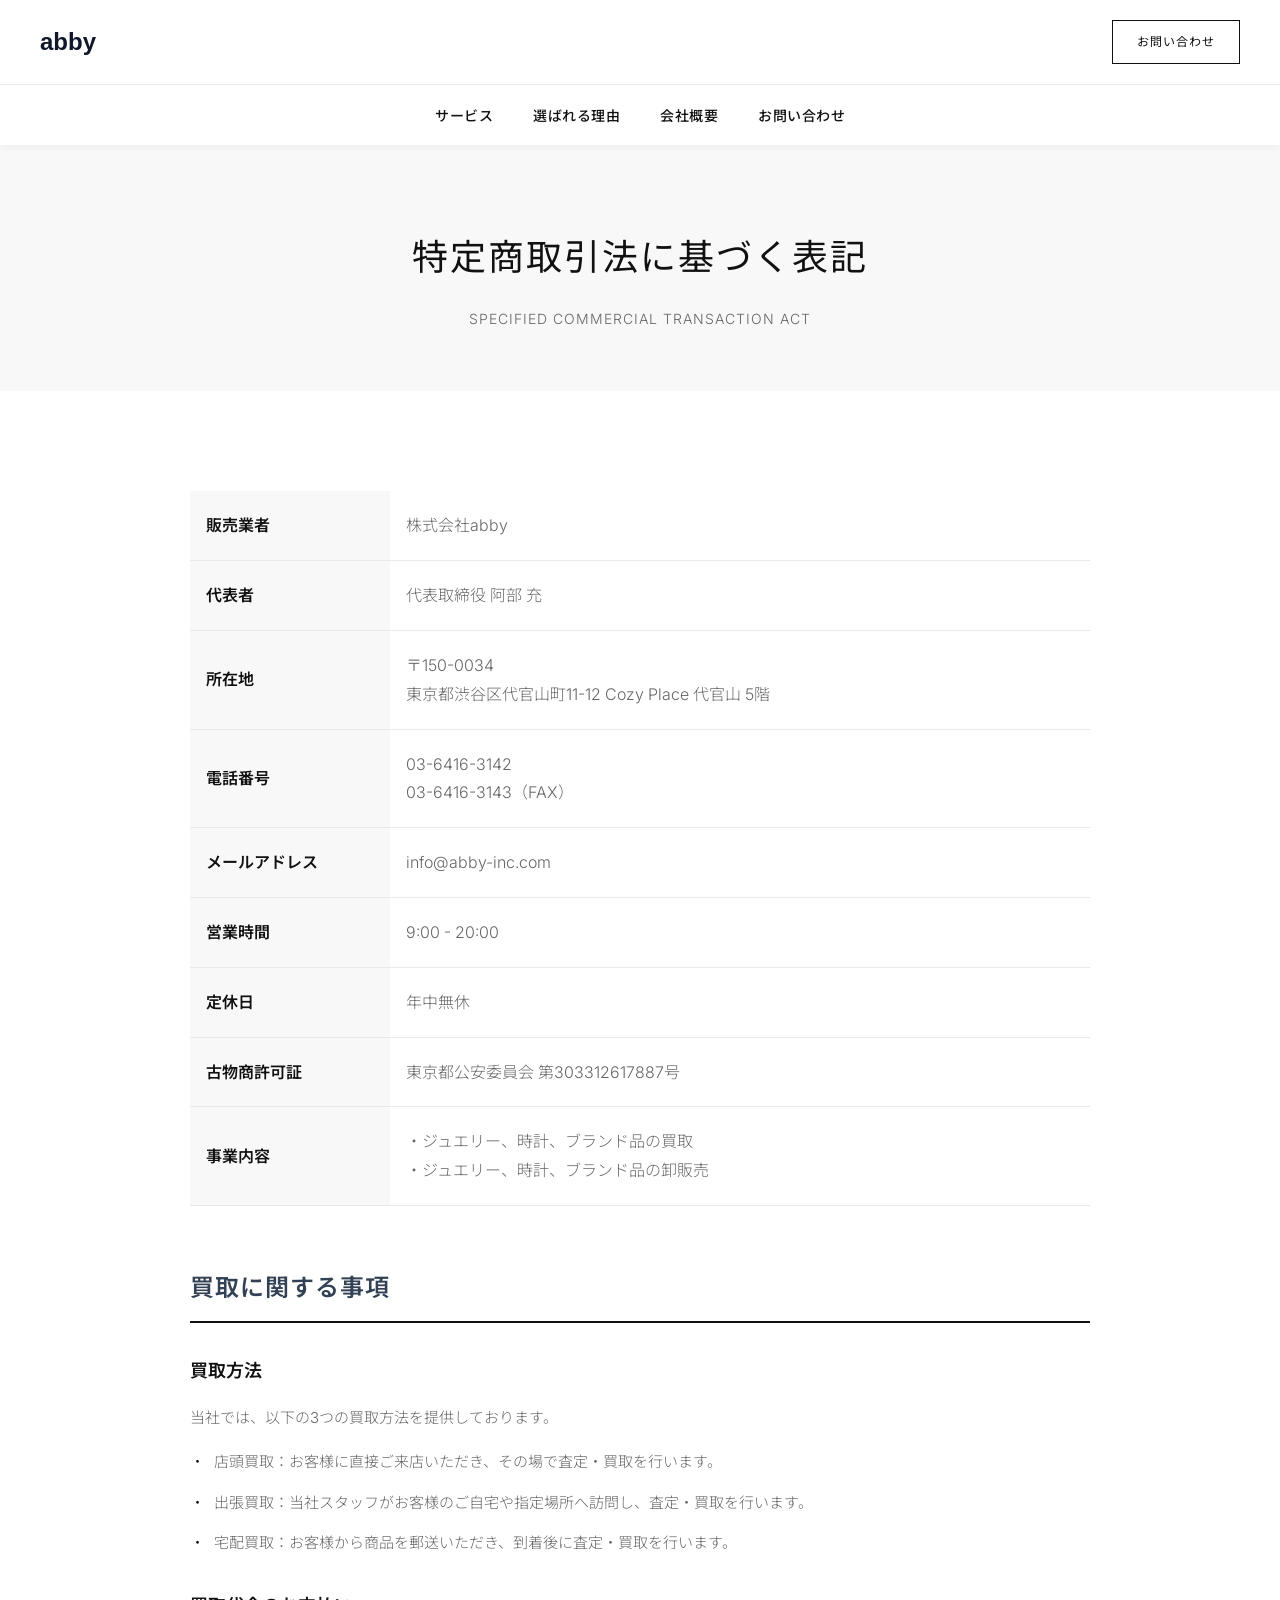
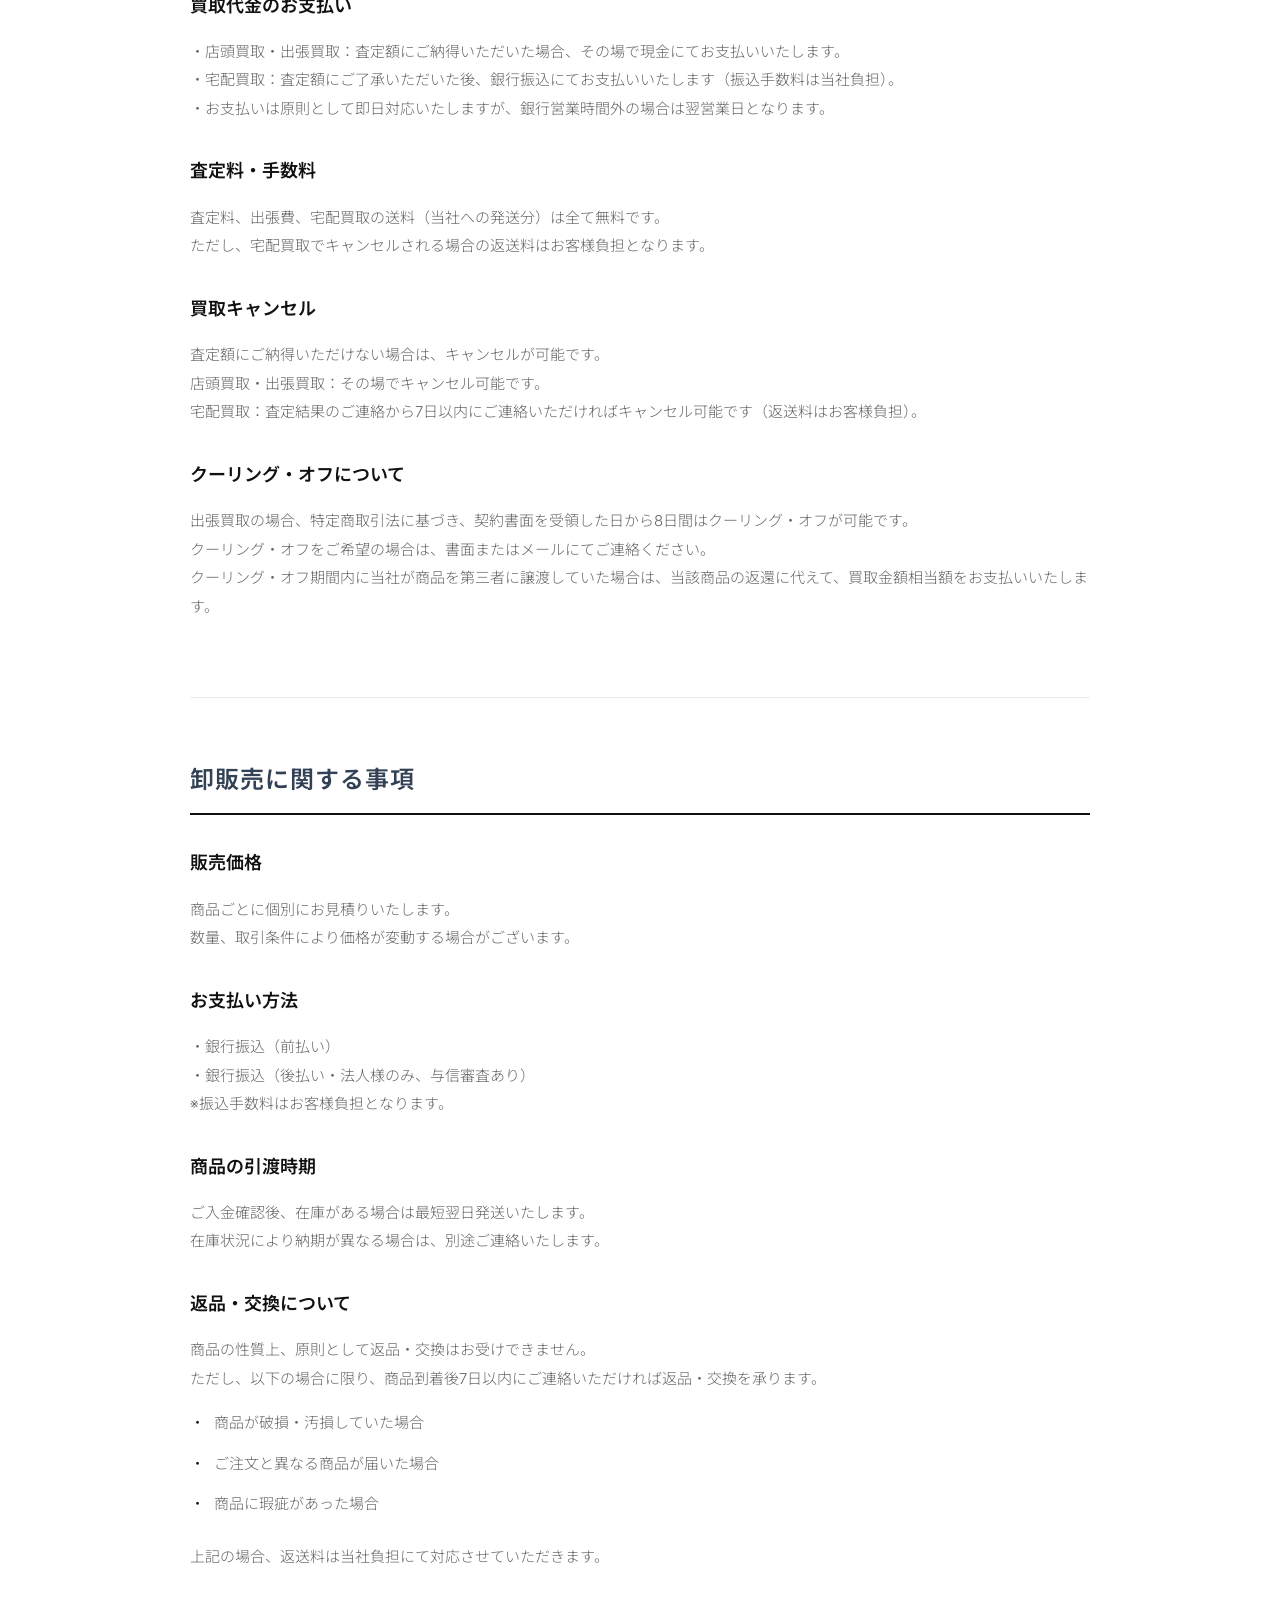
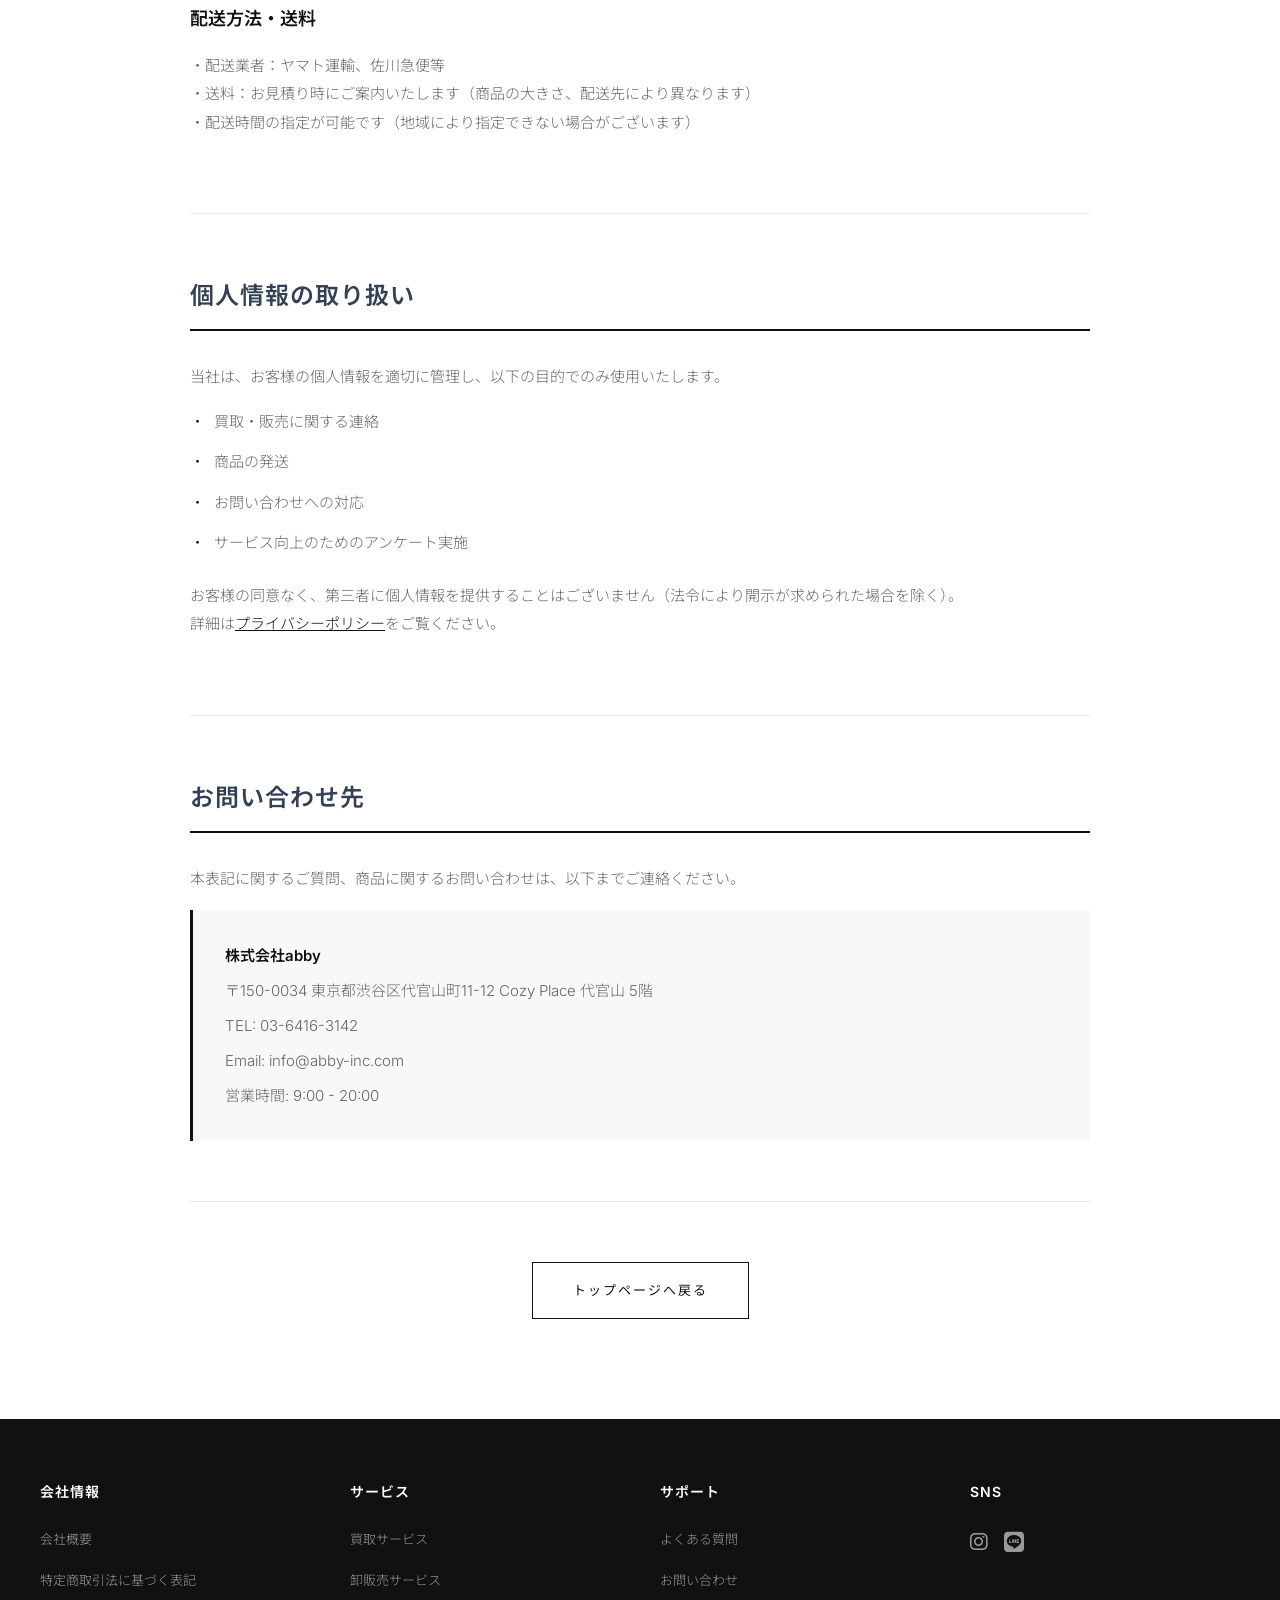
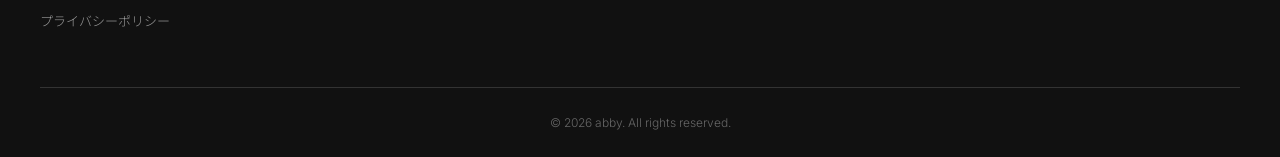
<file: reuse/tokusho.html>
<!DOCTYPE html>
<html lang="ja">
<head>
    <meta charset="UTF-8">
    <meta name="viewport" content="width=device-width, initial-scale=1.0">
    <title>特定商取引法に基づく表記 - abby</title>
    <link rel="stylesheet" href="../css/style.css">
    <link rel="stylesheet" href="https://cdn.jsdelivr.net/npm/@fortawesome/fontawesome-free@6.4.0/css/all.min.css">
    <link href="https://fonts.googleapis.com/css2?family=Inter:wght@300;400;500;600;700&family=Noto+Sans+JP:wght@300;400;500;700&display=swap" rel="stylesheet">
</head>
<body>
    <!-- Header -->
    <header class="header">
        <div class="header-top">
            <div class="container">
                <a href="index.html" class="logo">abby</a>
                <div class="header-icons">
                    <a href="index.html#contact" class="btn-header-contact">お問い合わせ</a>
                </div>
            </div>
        </div>
        <nav class="header-nav">
            <div class="container">
                <ul class="nav-menu">
                    <li><a href="index.html#service">サービス</a></li>
                    <li><a href="index.html#strength">選ばれる理由</a></li>
                    <li><a href="index.html#company">会社概要</a></li>
                    <li><a href="inquiry.html">お問い合わせ</a></li>
                </ul>
                <button class="menu-toggle" aria-label="メニューを開く">
                    <span></span>
                    <span></span>
                    <span></span>
                </button>
            </div>
        </nav>
    </header>

    <!-- Page Header -->
    <section class="page-header">
        <div class="container">
            <h1 class="page-title">特定商取引法に基づく表記</h1>
            <p class="page-subtitle">Specified Commercial Transaction Act</p>
        </div>
    </section>

    <!-- Content Section -->
    <section class="section">
        <div class="container">
            <div class="legal-content">
                <table class="legal-table">
                    <tr>
                        <th>販売業者</th>
                        <td>株式会社abby</td>
                    </tr>
                    <tr>
                        <th>代表者</th>
                        <td>代表取締役 阿部 充</td>
                    </tr>
                    <tr>
                        <th>所在地</th>
                        <td>
                            〒150-0034<br>
                           東京都渋谷区代官山町11-12 Cozy Place 代官山 5階
                        </td>
                    </tr>
                    <tr>
                        <th>電話番号</th>
                        <td>03-6416-3142<br>03-6416-3143（FAX）</td>
                    </tr>
                    <tr>
                        <th>メールアドレス</th>
                        <td>info@abby-inc.com</td>
                    </tr>
                    <tr>
                        <th>営業時間</th>
                        <td>9:00 - 20:00</td>
                    </tr>
                    <tr>
                        <th>定休日</th>
                        <td>年中無休</td>
                    </tr>
                    <tr>
                        <th>古物商許可証</th>
                        <td>東京都公安委員会 第303312617887号</td>
                    </tr>
                    <tr>
                        <th>事業内容</th>
                        <td>
                            ・ジュエリー、時計、ブランド品の買取<br>
                            ・ジュエリー、時計、ブランド品の卸販売
                        </td>
                    </tr>
                </table>

                <div class="legal-section">
                    <h2 class="legal-section-title">買取に関する事項</h2>
                    
                    <h3 class="legal-item-title">買取方法</h3>
                    <p class="legal-text">
                        当社では、以下の3つの買取方法を提供しております。
                    </p>
                    <ul class="legal-list">
                        <li>店頭買取：お客様に直接ご来店いただき、その場で査定・買取を行います。</li>
                        <li>出張買取：当社スタッフがお客様のご自宅や指定場所へ訪問し、査定・買取を行います。</li>
                        <li>宅配買取：お客様から商品を郵送いただき、到着後に査定・買取を行います。</li>
                    </ul>

                    <h3 class="legal-item-title">買取代金のお支払い</h3>
                    <p class="legal-text">
                        ・店頭買取・出張買取：査定額にご納得いただいた場合、その場で現金にてお支払いいたします。<br>
                        ・宅配買取：査定額にご了承いただいた後、銀行振込にてお支払いいたします（振込手数料は当社負担）。<br>
                        ・お支払いは原則として即日対応いたしますが、銀行営業時間外の場合は翌営業日となります。
                    </p>

                    <h3 class="legal-item-title">査定料・手数料</h3>
                    <p class="legal-text">
                        査定料、出張費、宅配買取の送料（当社への発送分）は全て無料です。<br>
                        ただし、宅配買取でキャンセルされる場合の返送料はお客様負担となります。
                    </p>

                    <h3 class="legal-item-title">買取キャンセル</h3>
                    <p class="legal-text">
                        査定額にご納得いただけない場合は、キャンセルが可能です。<br>
                        店頭買取・出張買取：その場でキャンセル可能です。<br>
                        宅配買取：査定結果のご連絡から7日以内にご連絡いただければキャンセル可能です（返送料はお客様負担）。
                    </p>

                    <h3 class="legal-item-title">クーリング・オフについて</h3>
                    <p class="legal-text">
                        出張買取の場合、特定商取引法に基づき、契約書面を受領した日から8日間はクーリング・オフが可能です。<br>
                        クーリング・オフをご希望の場合は、書面またはメールにてご連絡ください。<br>
                        クーリング・オフ期間内に当社が商品を第三者に譲渡していた場合は、当該商品の返還に代えて、買取金額相当額をお支払いいたします。
                    </p>
                </div>

                <div class="legal-section">
                    <h2 class="legal-section-title">卸販売に関する事項</h2>
                    
                    <h3 class="legal-item-title">販売価格</h3>
                    <p class="legal-text">
                        商品ごとに個別にお見積りいたします。<br>
                        数量、取引条件により価格が変動する場合がございます。
                    </p>

                    <h3 class="legal-item-title">お支払い方法</h3>
                    <p class="legal-text">
                        ・銀行振込（前払い）<br>
                        ・銀行振込（後払い・法人様のみ、与信審査あり）<br>
                        ※振込手数料はお客様負担となります。
                    </p>

                    <h3 class="legal-item-title">商品の引渡時期</h3>
                    <p class="legal-text">
                        ご入金確認後、在庫がある場合は最短翌日発送いたします。<br>
                        在庫状況により納期が異なる場合は、別途ご連絡いたします。
                    </p>

                    <h3 class="legal-item-title">返品・交換について</h3>
                    <p class="legal-text">
                        商品の性質上、原則として返品・交換はお受けできません。<br>
                        ただし、以下の場合に限り、商品到着後7日以内にご連絡いただければ返品・交換を承ります。
                    </p>
                    <ul class="legal-list">
                        <li>商品が破損・汚損していた場合</li>
                        <li>ご注文と異なる商品が届いた場合</li>
                        <li>商品に瑕疵があった場合</li>
                    </ul>
                    <p class="legal-text">
                        上記の場合、返送料は当社負担にて対応させていただきます。
                    </p>

                    <h3 class="legal-item-title">配送方法・送料</h3>
                    <p class="legal-text">
                        ・配送業者：ヤマト運輸、佐川急便等<br>
                        ・送料：お見積り時にご案内いたします（商品の大きさ、配送先により異なります）<br>
                        ・配送時間の指定が可能です（地域により指定できない場合がございます）
                    </p>
                </div>

                <div class="legal-section">
                    <h2 class="legal-section-title">個人情報の取り扱い</h2>
                    <p class="legal-text">
                        当社は、お客様の個人情報を適切に管理し、以下の目的でのみ使用いたします。
                    </p>
                    <ul class="legal-list">
                        <li>買取・販売に関する連絡</li>
                        <li>商品の発送</li>
                        <li>お問い合わせへの対応</li>
                        <li>サービス向上のためのアンケート実施</li>
                    </ul>
                    <p class="legal-text">
                        お客様の同意なく、第三者に個人情報を提供することはございません（法令により開示が求められた場合を除く）。<br>
                        詳細は<a href="privacy.html" class="legal-link">プライバシーポリシー</a>をご覧ください。
                    </p>
                </div>

                <div class="legal-section">
                    <h2 class="legal-section-title">お問い合わせ先</h2>
                    <p class="legal-text">
                        本表記に関するご質問、商品に関するお問い合わせは、以下までご連絡ください。
                    </p>
                    <div class="legal-contact">
                        <p><strong>株式会社abby</strong></p>
                        <p>〒150-0034 東京都渋谷区代官山町11-12 Cozy Place 代官山 5階</p>
                        <p>TEL: 03-6416-3142</p>
                        <p>Email: info@abby-inc.com</p>
                        <p>営業時間: 9:00 - 20:00</p>
                    </div>
                </div>

                <div class="back-to-top">
                    <a href="index.html" class="btn btn-secondary">トップページへ戻る</a>
                </div>
            </div>
        </div>
    </section>

    <!-- Footer -->
    <footer class="footer">
        <div class="container">
            <div class="footer-content">
                <div class="footer-section">
                    <h4>会社情報</h4>
                    <ul>
                        <li><a href="index.html#company">会社概要</a></li>
                        <li><a href="tokusho.html">特定商取引法に基づく表記</a></li>
                        <li><a href="privacy.html">プライバシーポリシー</a></li>
                    </ul>
                </div>
                <div class="footer-section">
                    <h4>サービス</h4>
                    <ul>
                        <li><a href="index.html#service">買取サービス</a></li>
                        <li><a href="index.html#service">卸販売サービス</a></li>
                    </ul>
                </div>
                <div class="footer-section">
                    <h4>サポート</h4>
                    <ul>
                        <li><a href="#">よくある質問</a></li>
                        <li><a href="inquiry.html">お問い合わせ</a></li>
                    </ul>
                </div>
                <div class="footer-section">
                    <h4>SNS</h4>
                    <div class="social-links">
                        <a href="https://www.instagram.com/_abby0228_" target="_blank" rel="noopener noreferrer" aria-label="Instagram"><i class="fab fa-instagram"></i></a>
                        <a href="https://lin.ee/yBD59DW" target="_blank" rel="noopener noreferrer" aria-label="LINE"><i class="fab fa-line"></i></a>
                    </div>
                </div>
            </div>
            <div class="footer-bottom">
                <p>&copy; 2026 abby. All rights reserved.</p>
            </div>
        </div>
    </footer>

    <script>
        // Mobile Menu Toggle
        const menuToggle = document.querySelector('.menu-toggle');
        const navMenu = document.querySelector('.nav-menu');

        menuToggle.addEventListener('click', () => {
            navMenu.classList.toggle('active');
            menuToggle.classList.toggle('active');
        });
    </script>
</body>
</html>
</file>
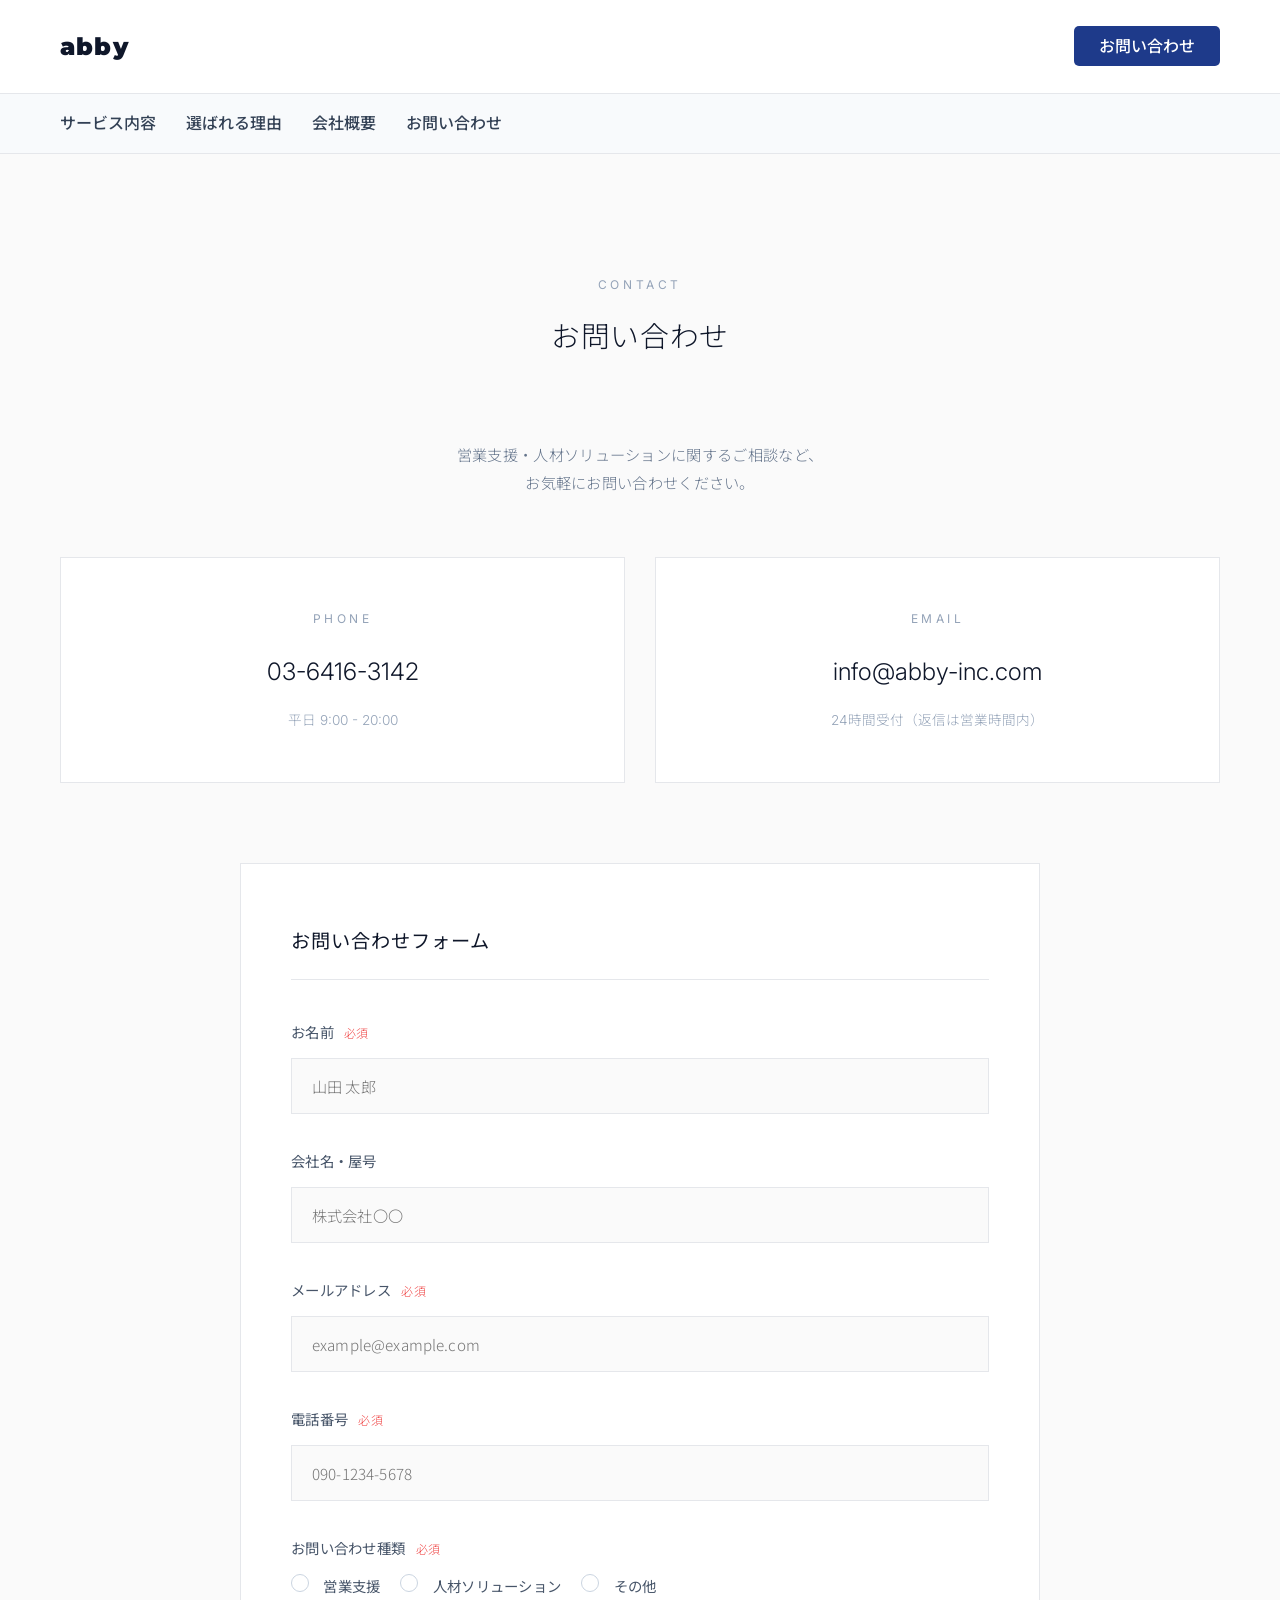
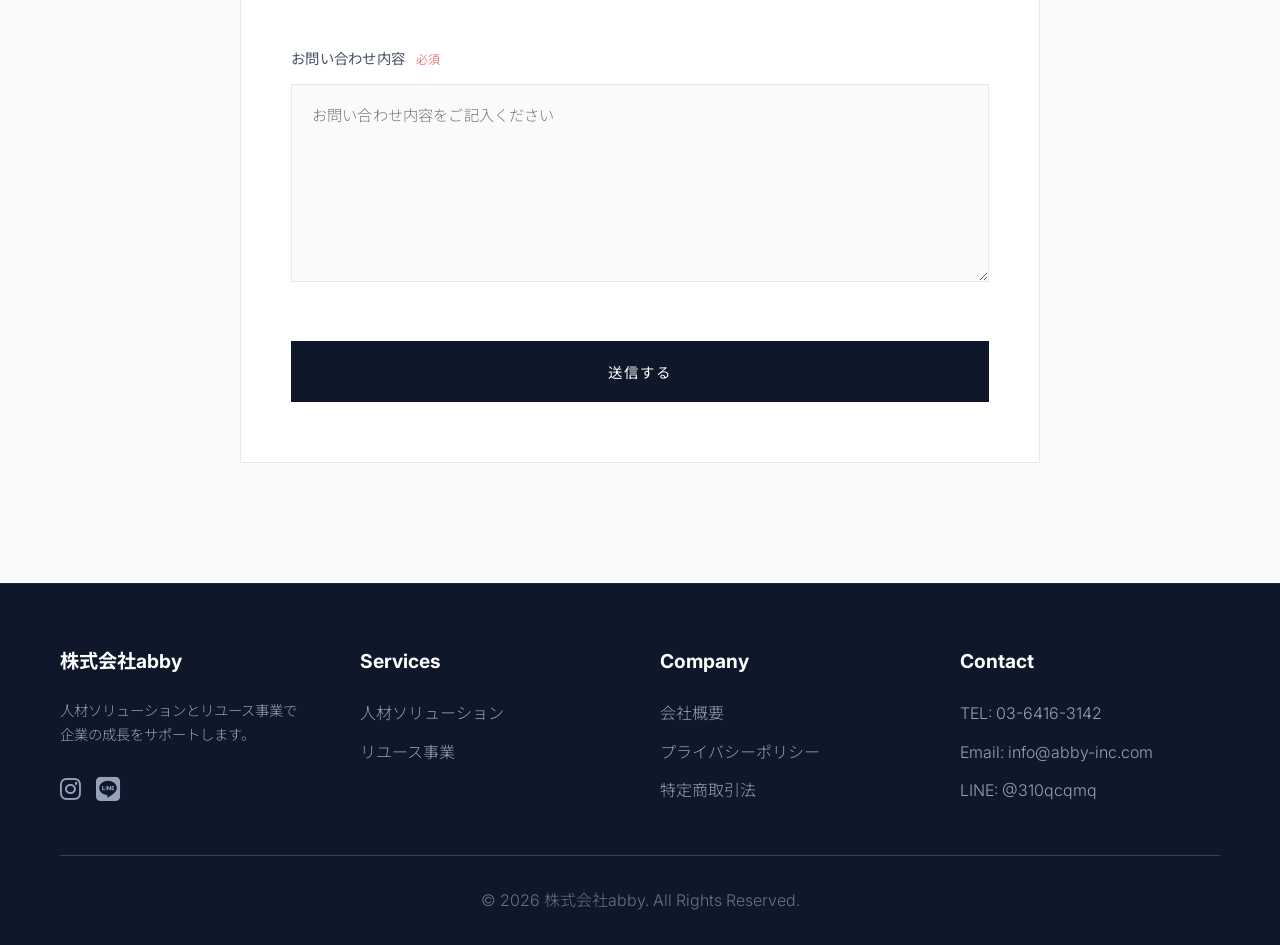
<file: sales-support/inquiry.html>
<!DOCTYPE html>
<html lang="ja">
<head>
    <meta charset="UTF-8">
    <meta name="viewport" content="width=device-width, initial-scale=1.0">
    <title>お問い合わせ - abby</title>
    <meta name="description" content="株式会社abbyへのお問い合わせフォーム。営業支援・人材ソリューションに関するご相談を承ります。">
    <meta name="keywords" content="お問い合わせ, 営業支援, 人材ソリューション, abby">
    <meta name="author" content="株式会社abby">
    <meta name="robots" content="index, follow">
    <link rel="canonical" href="https://abby-inc.com/inquiry.html">
    
    <!-- Open Graph -->
    <meta property="og:type" content="website">
    <meta property="og:url" content="https://abby-inc.com/inquiry.html">
    <meta property="og:title" content="お問い合わせ - abby">
    <meta property="og:description" content="株式会社abbyへのお問い合わせフォーム。営業支援・人材ソリューションに関するご相談を承ります。">
    <meta property="og:site_name" content="abby">
    
    <!-- Twitter Card -->
    <meta name="twitter:card" content="summary">
    <meta name="twitter:title" content="お問い合わせ - abby">
    <meta name="twitter:description" content="株式会社abbyへのお問い合わせフォーム。営業支援・人材ソリューションに関するご相談を承ります。">
    
    <link rel="stylesheet" href="../css/sales-support.css">
    <link rel="stylesheet" href="https://cdn.jsdelivr.net/npm/@fortawesome/fontawesome-free@6.4.0/css/all.min.css">
    <link rel="preconnect" href="https://fonts.googleapis.com">
    <link rel="preconnect" href="https://fonts.gstatic.com" crossorigin>
    <link href="https://fonts.googleapis.com/css2?family=Montserrat:wght@900&family=Inter:wght@300;400;500;600;700&family=Noto+Sans+JP:wght@300;400;500;600;700&display=swap" rel="stylesheet">
</head>
<body>
    <header class="header">
        <div class="header-top">
            <div class="container">
                <a href="../index.html" class="logo">abby</a>
                <div class="header-icons">
                    <a href="inquiry.html" class="btn-header-contact">お問い合わせ</a>
                </div>
            </div>
        </div>
        <nav class="header-nav">
            <div class="container">
                <ul class="nav-menu">
                    <li><a href="index.html#services">サービス内容</a></li>
                    <li><a href="index.html#strengths">選ばれる理由</a></li>
                    <li><a href="index.html#company">会社概要</a></li>
                    <li><a href="inquiry.html" class="active">お問い合わせ</a></li>
                </ul>
                <button class="menu-toggle" aria-label="メニューを開く">
                    <span></span>
                    <span></span>
                    <span></span>
                </button>
            </div>
        </nav>
    </header>

    <!-- Contact Form Section -->
    <section id="contact-form" class="contact-section">
        <div class="container">
            <h2 class="section-title">CONTACT</h2>
            <p class="section-subtitle">お問い合わせ</p>
            <p class="section-intro">
                営業支援・人材ソリューションに関するご相談など、<br>
                お気軽にお問い合わせください。
            </p>
            
            <div class="contact-info-cards">
                <div class="contact-info-card">
                    <h3>PHONE</h3>
                    <a href="tel:03-6416-3142" class="contact-value">03-6416-3142</a>
                    <p class="contact-note">平日 9:00 - 20:00</p>
                </div>
                <div class="contact-info-card">
                    <h3>EMAIL</h3>
                    <a href="mailto:info@abby-inc.com" class="contact-value">info@abby-inc.com</a>
                    <p class="contact-note">24時間受付（返信は営業時間内）</p>
                </div>
            </div>
            
            <div class="form-container">
                <h3>お問い合わせフォーム</h3>
                <form id="contact-form-element" action="https://formspree.io/f/xpqykabj" method="POST">
                    <div class="form-group">
                        <label for="name">お名前 <span class="required">必須</span></label>
                        <input type="text" id="name" name="name" required placeholder="山田 太郎">
                    </div>
                    
                    <div class="form-group">
                        <label for="company">会社名・屋号</label>
                        <input type="text" id="company" name="company" placeholder="株式会社〇〇">
                    </div>
                    
                    <div class="form-group">
                        <label for="email">メールアドレス <span class="required">必須</span></label>
                        <input type="email" id="email" name="email" required placeholder="example@example.com">
                    </div>
                    
                    <div class="form-group">
                        <label for="phone">電話番号 <span class="required">必須</span></label>
                        <input type="tel" id="phone" name="phone" required placeholder="090-1234-5678">
                    </div>
                    
                    <div class="form-group">
                        <label>お問い合わせ種類 <span class="required">必須</span></label>
                        <div class="radio-group">
                            <label class="radio-label">
                                <input type="radio" name="inquiry_type" value="営業支援" required>
                                <span>営業支援</span>
                            </label>
                            <label class="radio-label">
                                <input type="radio" name="inquiry_type" value="人材ソリューション" required>
                                <span>人材ソリューション</span>
                            </label>
                            <label class="radio-label">
                                <input type="radio" name="inquiry_type" value="その他" required>
                                <span>その他</span>
                            </label>
                        </div>
                    </div>
                    
                    <div class="form-group">
                        <label for="message">お問い合わせ内容 <span class="required">必須</span></label>
                        <textarea id="message" name="message" rows="6" required placeholder="お問い合わせ内容をご記入ください"></textarea>
                    </div>
                    
                    <button type="submit" class="btn-submit">送信する</button>
                </form>
                
                <div id="form-success" class="form-message success-message" style="display: none;">
                    <i class="fas fa-check-circle"></i>
                    <h3>送信完了</h3>
                    <p>お問い合わせありがとうございました。<br>内容を確認の上、担当者よりご連絡させていただきます。</p>
                    <button onclick="resetForm()" class="btn btn-secondary">新しいお問い合わせ</button>
                </div>
                
                <div id="form-error" class="form-message error-message" style="display: none;">
                    <i class="fas fa-exclamation-circle"></i>
                    <h3>送信エラー</h3>
                    <p>申し訳ございません。送信中にエラーが発生しました。<br>お手数ですが、お電話またはメールにて直接ご連絡ください。</p>
                    <button onclick="resetForm()" class="btn btn-secondary">再試行</button>
                </div>
            </div>
        </div>
    </section>

    <footer class="footer">
        <div class="container">
            <div class="footer-content">
                <div class="footer-section">
                    <h3>株式会社abby</h3>
                    <p>人材ソリューションとリユース事業で<br>企業の成長をサポートします。</p>
                    <div class="social-links">
                        <a href="https://www.instagram.com/_abby0228_" target="_blank" aria-label="Instagram"><i class="fab fa-instagram"></i></a>
                        <a href="https://lin.ee/yBD59DW" target="_blank" aria-label="LINE"><i class="fab fa-line"></i></a>
                    </div>
                </div>

                <div class="footer-section">
                    <h3>Services</h3>
                    <ul class="footer-links">
                        <li><a href="index.html">人材ソリューション</a></li>
                        <li><a href="../reuse/index.html">リユース事業</a></li>
                    </ul>
                </div>

                <div class="footer-section">
                    <h3>Company</h3>
                    <ul class="footer-links">
                        <li><a href="index.html#company">会社概要</a></li>
                        <li><a href="privacy.html">プライバシーポリシー</a></li>
                        <li><a href="tokusho.html">特定商取引法</a></li>
                    </ul>
                </div>

                <div class="footer-section">
                    <h3>Contact</h3>
                    <ul class="footer-links">
                        <li><a href="tel:0364163142">TEL: 03-6416-3142</a></li>
                        <li><a href="mailto:info@abby-inc.com">Email: info@abby-inc.com</a></li>
                        <li><a href="https://lin.ee/yBD59DW" target="_blank">LINE: @310qcqmq</a></li>
                    </ul>
                </div>
            </div>

            <div class="footer-bottom">
                <p>&copy; 2026 株式会社abby. All Rights Reserved.</p>
            </div>
        </div>
    </footer>

    <script>
        // Mobile menu toggle
        const menuToggle = document.querySelector('.menu-toggle');
        const navMenu = document.querySelector('.nav-menu');
        
        menuToggle.addEventListener('click', function() {
            navMenu.classList.toggle('active');
            this.classList.toggle('active');
        });

        // Form handling
        const form = document.getElementById('contact-form-element');
        const formSuccess = document.getElementById('form-success');
        const formError = document.getElementById('form-error');
        
        form.addEventListener('submit', async function(e) {
            e.preventDefault();
            
            const submitBtn = form.querySelector('.btn-submit');
            const originalBtnText = submitBtn.innerHTML;
            
            // Change button state
            submitBtn.disabled = true;
            submitBtn.innerHTML = '<i class="fas fa-spinner fa-spin"></i> 送信中...';
            
            try {
                const response = await fetch(form.action, {
                    method: 'POST',
                    body: new FormData(form),
                    headers: {
                        'Accept': 'application/json'
                    }
                });
                
                if (response.ok) {
                    // Success
                    form.style.display = 'none';
                    formSuccess.style.display = 'block';
                    formError.style.display = 'none';
                    
                    // Scroll to success message
                    formSuccess.scrollIntoView({ behavior: 'smooth', block: 'center' });
                } else {
                    // Error
                    throw new Error('Form submission failed');
                }
            } catch (error) {
                // Error handling
                form.style.display = 'none';
                formSuccess.style.display = 'none';
                formError.style.display = 'block';
                
                // Scroll to error message
                formError.scrollIntoView({ behavior: 'smooth', block: 'center' });
            } finally {
                // Reset button
                submitBtn.disabled = false;
                submitBtn.innerHTML = originalBtnText;
            }
        });
        
        function resetForm() {
            form.reset();
            form.style.display = 'block';
            formSuccess.style.display = 'none';
            formError.style.display = 'none';
            
            // Scroll to form
            form.scrollIntoView({ behavior: 'smooth', block: 'start' });
        }
    </script>
</body>
</html>
</file>
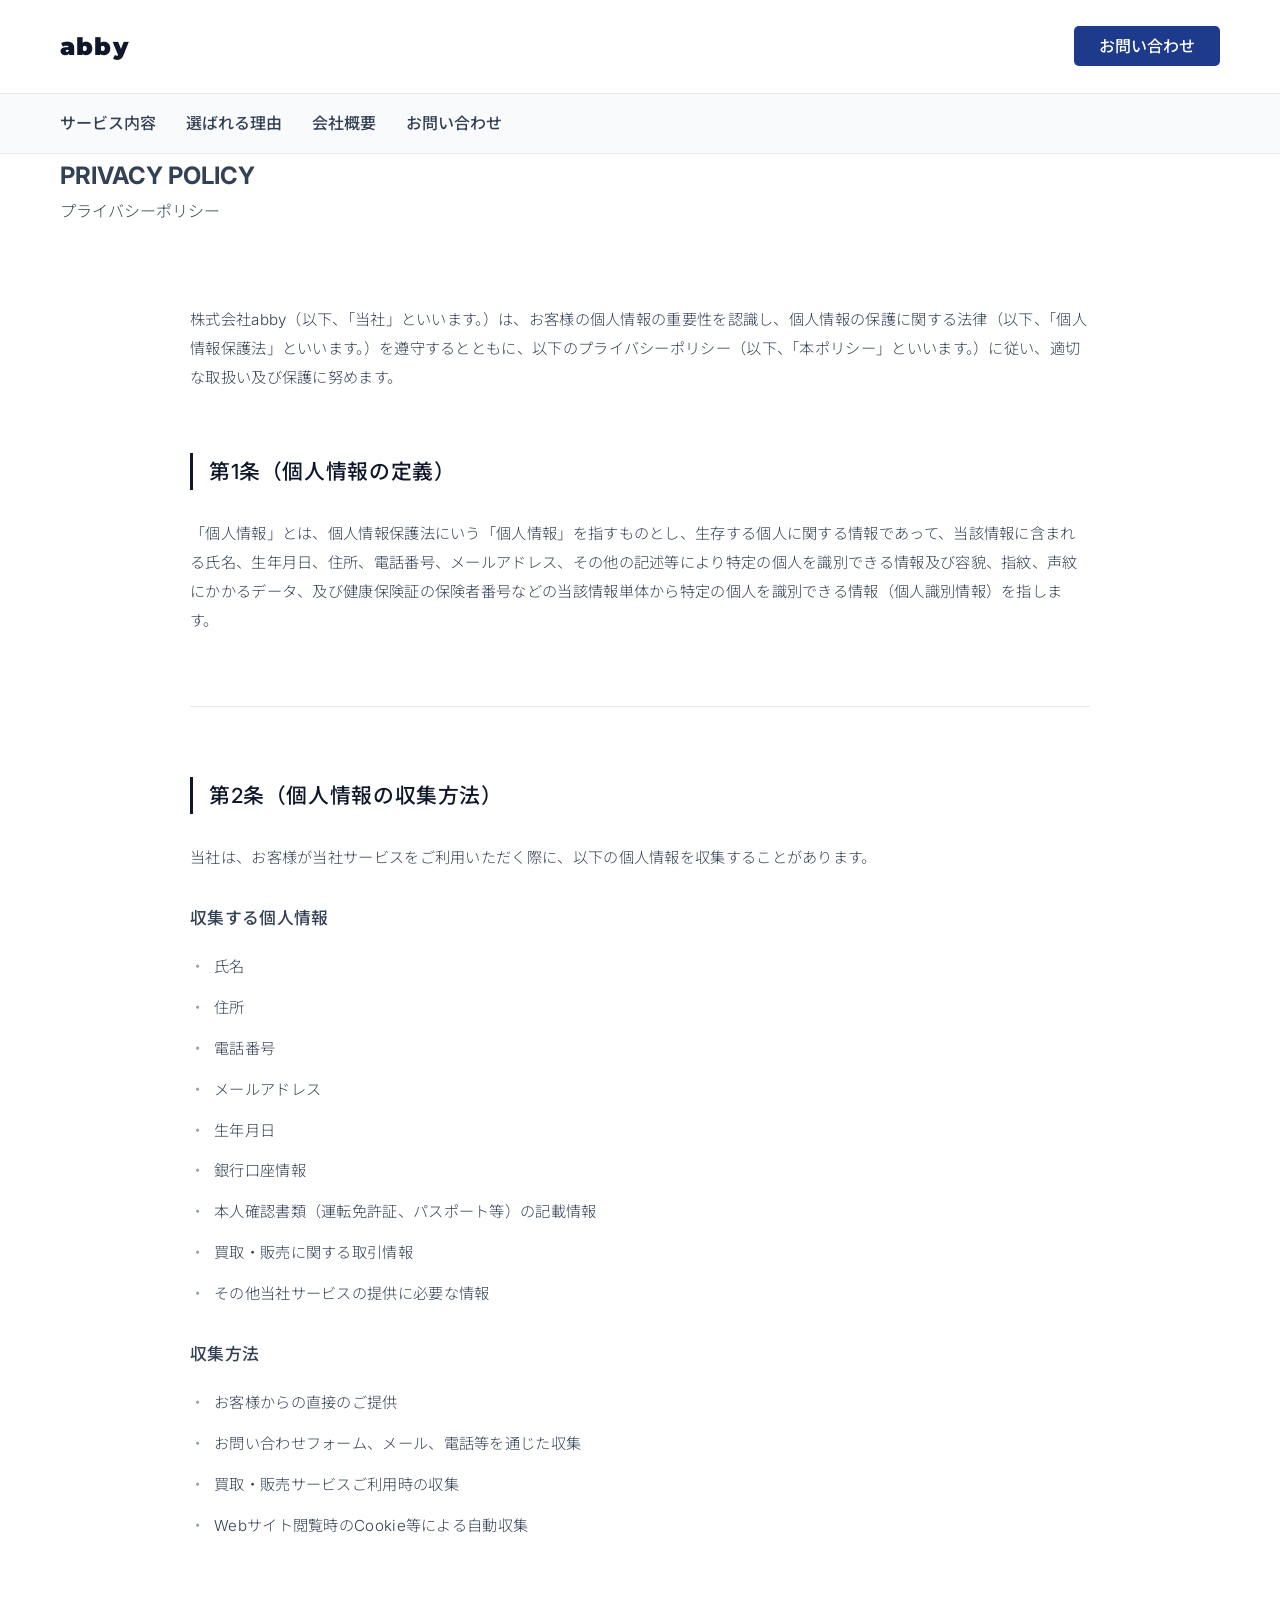
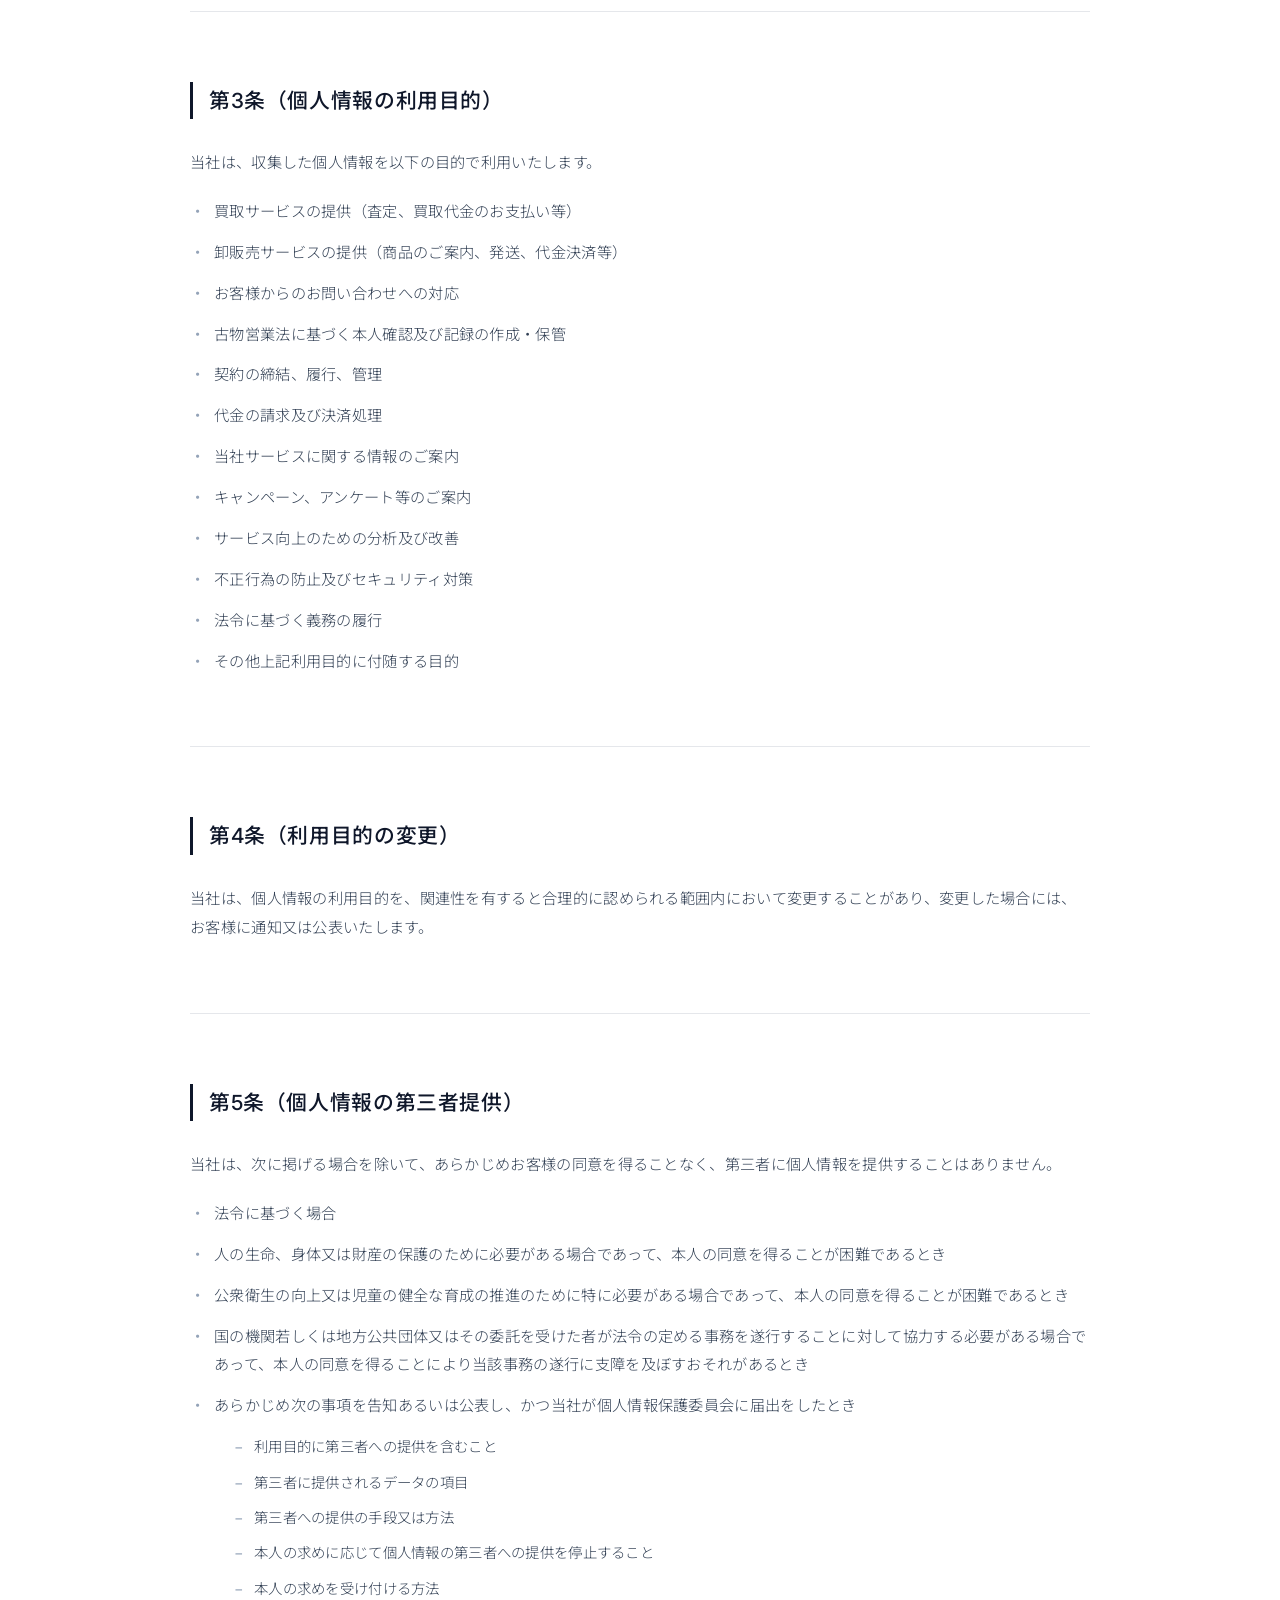
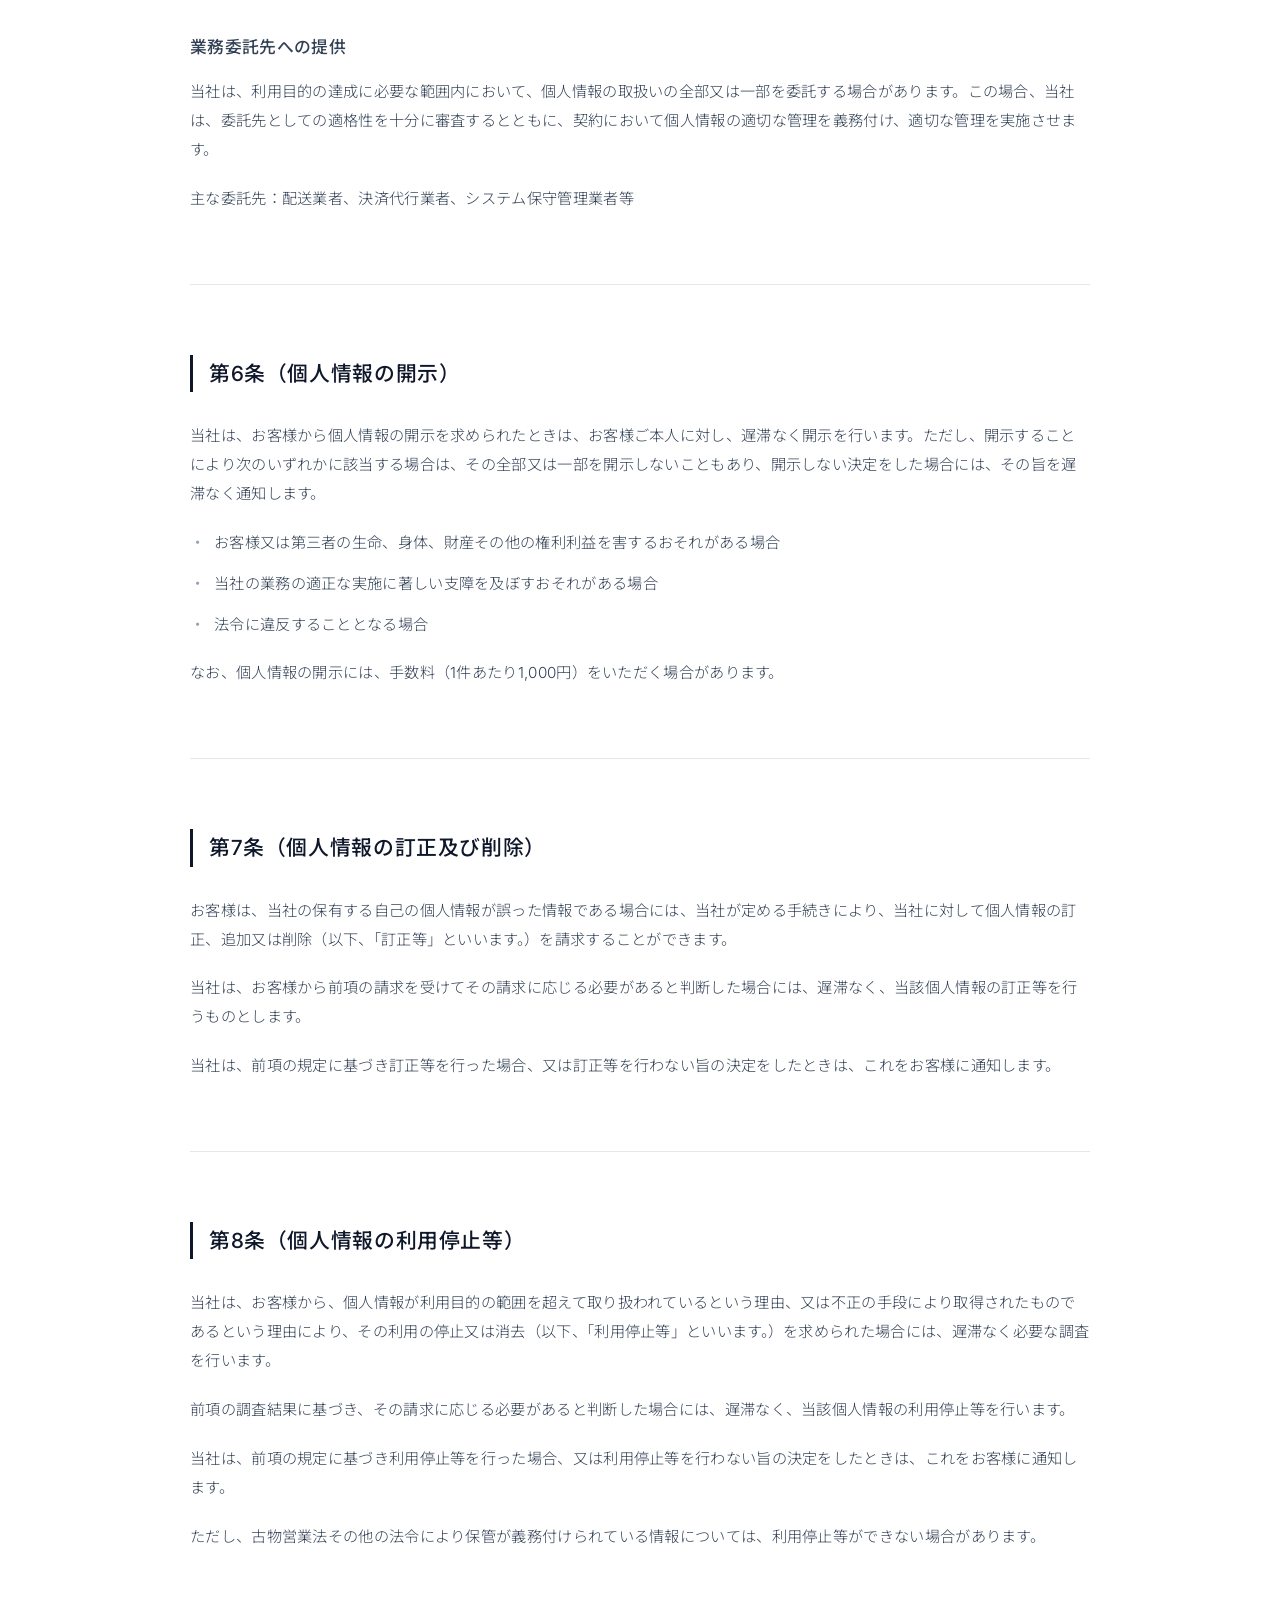
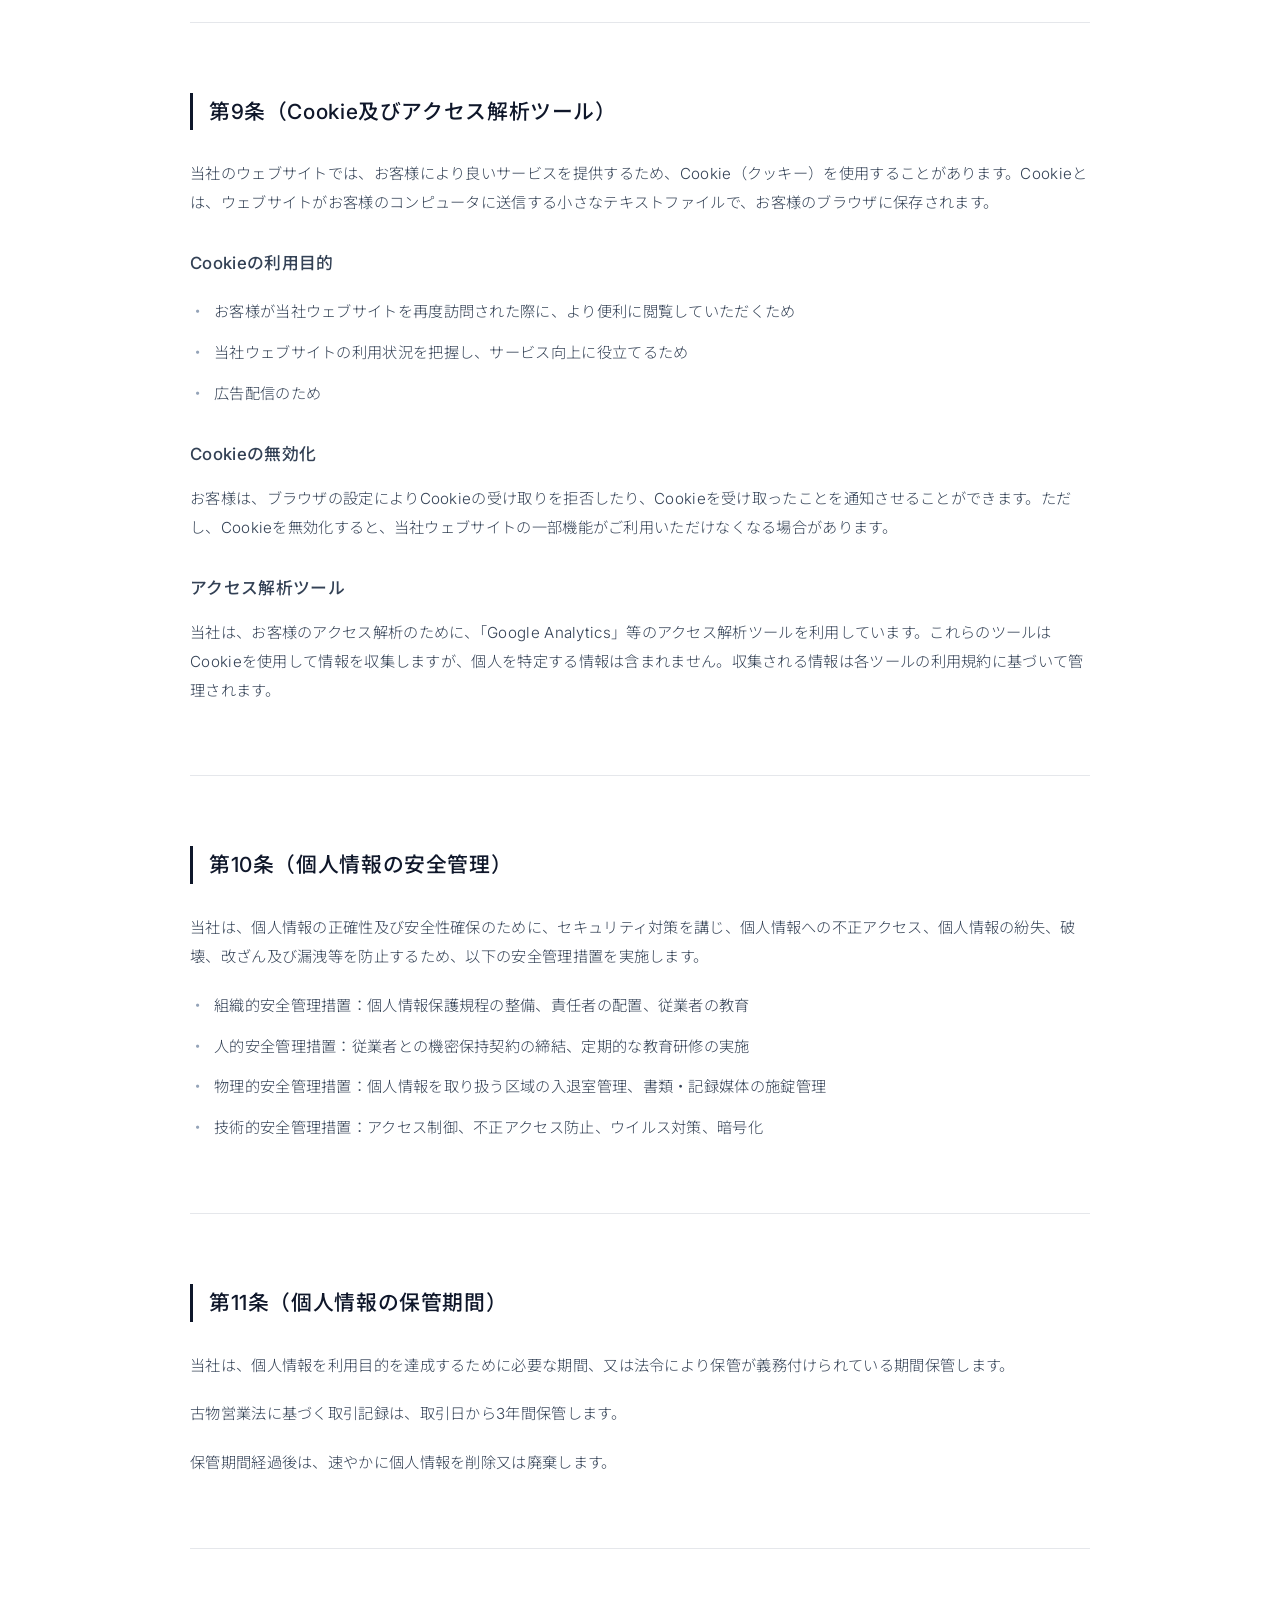
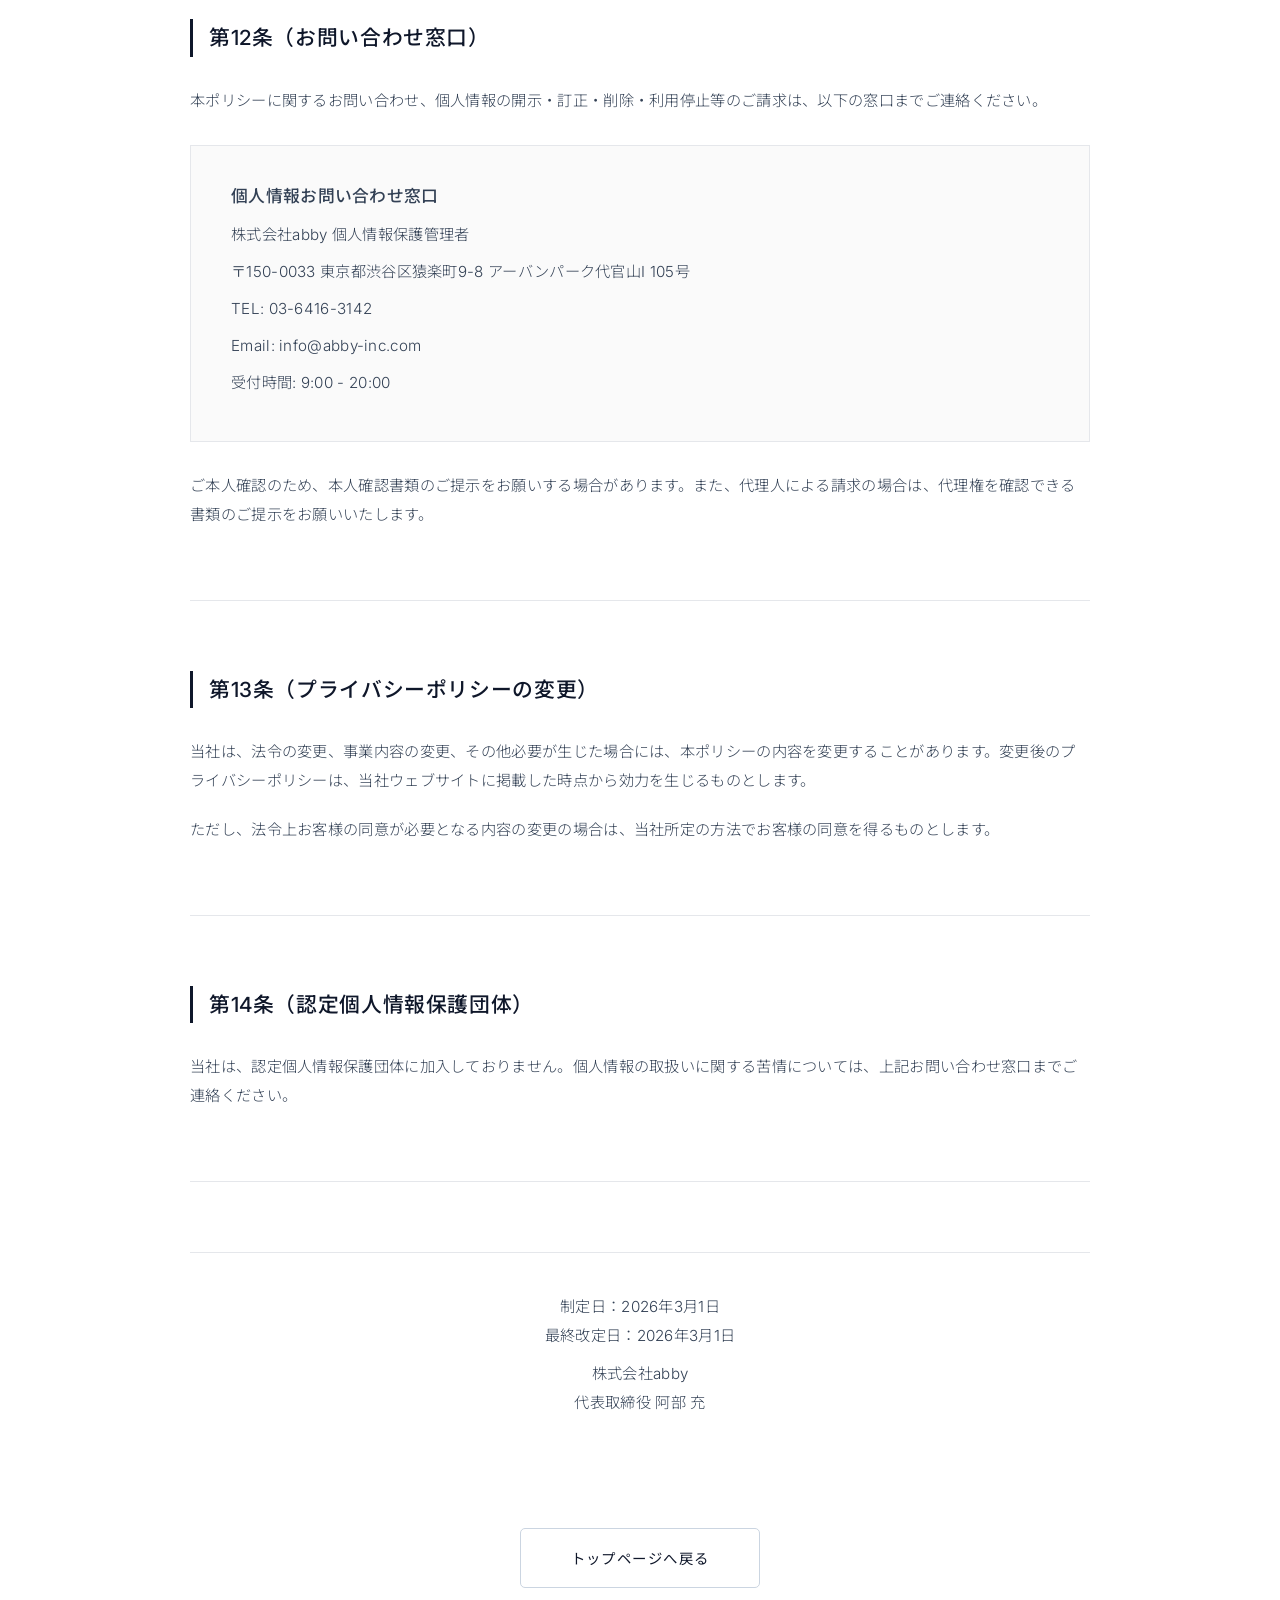
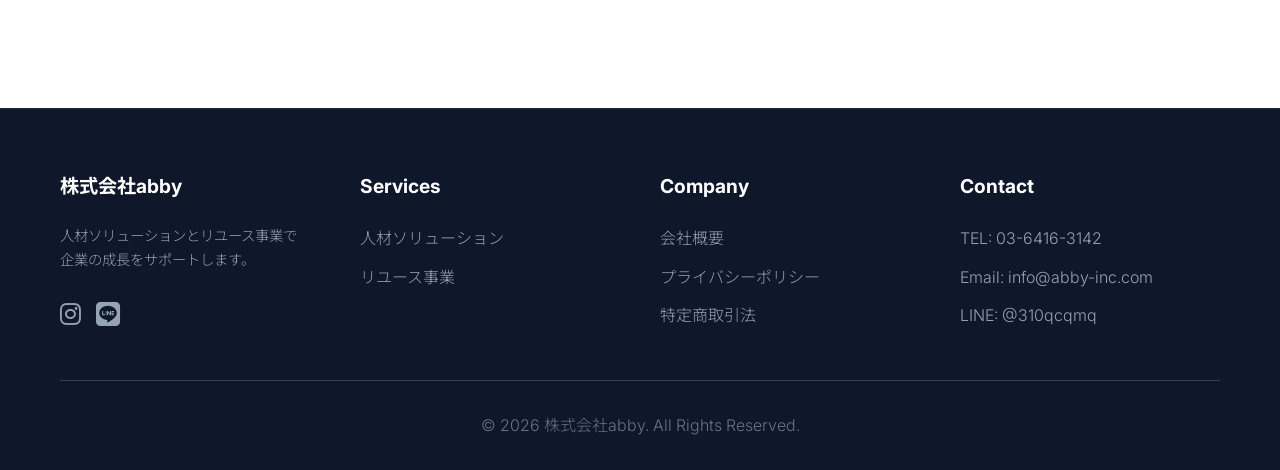
<file: sales-support/privacy.html>
<!DOCTYPE html>
<html lang="ja">
<head>
    <meta charset="UTF-8">
    <meta name="viewport" content="width=device-width, initial-scale=1.0">
    <title>プライバシーポリシー - abby</title>
    <link rel="stylesheet" href="../css/sales-support.css">
    <link rel="stylesheet" href="https://cdn.jsdelivr.net/npm/@fortawesome/fontawesome-free@6.4.0/css/all.min.css">
    <link rel="preconnect" href="https://fonts.googleapis.com">
    <link rel="preconnect" href="https://fonts.gstatic.com" crossorigin>
    <link href="https://fonts.googleapis.com/css2?family=Montserrat:wght@900&family=Inter:wght@300;400;500;600;700&family=Noto+Sans+JP:wght@300;400;500;600;700&display=swap" rel="stylesheet">
</head>
<body>
    <!-- Header -->
    <header class="header">
        <div class="header-top">
            <div class="container">
                <a href="../index.html" class="logo">abby</a>
                <div class="header-icons">
                    <a href="index.html#contact" class="btn-header-contact">お問い合わせ</a>
                </div>
            </div>
        </div>
        <nav class="header-nav">
            <div class="container">
                <ul class="nav-menu">
                    <li><a href="index.html#services">サービス内容</a></li>
                    <li><a href="index.html#strengths">選ばれる理由</a></li>
                    <li><a href="index.html#company">会社概要</a></li>
                    <li><a href="inquiry.html">お問い合わせ</a></li>
                </ul>
                <button class="menu-toggle" aria-label="メニューを開く">
                    <span></span>
                    <span></span>
                    <span></span>
                </button>
            </div>
        </nav>
    </header>

    <!-- Page Header -->
    <section class="page-header">
        <div class="container">
            <h1 class="page-title">PRIVACY POLICY</h1>
            <p class="page-subtitle">プライバシーポリシー</p>
        </div>
    </section>

    <!-- Content Section -->
    <section class="section">
        <div class="container">
            <div class="legal-content">
                <div class="legal-intro">
                    <p class="legal-text">
                        株式会社abby（以下、「当社」といいます。）は、お客様の個人情報の重要性を認識し、個人情報の保護に関する法律（以下、「個人情報保護法」といいます。）を遵守するとともに、以下のプライバシーポリシー（以下、「本ポリシー」といいます。）に従い、適切な取扱い及び保護に努めます。
                    </p>
                </div>

                <div class="legal-section">
                    <h2 class="legal-section-title">第1条（個人情報の定義）</h2>
                    <p class="legal-text">
                        「個人情報」とは、個人情報保護法にいう「個人情報」を指すものとし、生存する個人に関する情報であって、当該情報に含まれる氏名、生年月日、住所、電話番号、メールアドレス、その他の記述等により特定の個人を識別できる情報及び容貌、指紋、声紋にかかるデータ、及び健康保険証の保険者番号などの当該情報単体から特定の個人を識別できる情報（個人識別情報）を指します。
                    </p>
                </div>

                <div class="legal-section">
                    <h2 class="legal-section-title">第2条（個人情報の収集方法）</h2>
                    <p class="legal-text">
                        当社は、お客様が当社サービスをご利用いただく際に、以下の個人情報を収集することがあります。
                    </p>
                    <h3 class="legal-item-title">収集する個人情報</h3>
                    <ul class="legal-list">
                        <li>氏名</li>
                        <li>住所</li>
                        <li>電話番号</li>
                        <li>メールアドレス</li>
                        <li>生年月日</li>
                        <li>銀行口座情報</li>
                        <li>本人確認書類（運転免許証、パスポート等）の記載情報</li>
                        <li>買取・販売に関する取引情報</li>
                        <li>その他当社サービスの提供に必要な情報</li>
                    </ul>
                    <h3 class="legal-item-title">収集方法</h3>
                    <ul class="legal-list">
                        <li>お客様からの直接のご提供</li>
                        <li>お問い合わせフォーム、メール、電話等を通じた収集</li>
                        <li>買取・販売サービスご利用時の収集</li>
                        <li>Webサイト閲覧時のCookie等による自動収集</li>
                    </ul>
                </div>

                <div class="legal-section">
                    <h2 class="legal-section-title">第3条（個人情報の利用目的）</h2>
                    <p class="legal-text">
                        当社は、収集した個人情報を以下の目的で利用いたします。
                    </p>
                    <ul class="legal-list">
                        <li>買取サービスの提供（査定、買取代金のお支払い等）</li>
                        <li>卸販売サービスの提供（商品のご案内、発送、代金決済等）</li>
                        <li>お客様からのお問い合わせへの対応</li>
                        <li>古物営業法に基づく本人確認及び記録の作成・保管</li>
                        <li>契約の締結、履行、管理</li>
                        <li>代金の請求及び決済処理</li>
                        <li>当社サービスに関する情報のご案内</li>
                        <li>キャンペーン、アンケート等のご案内</li>
                        <li>サービス向上のための分析及び改善</li>
                        <li>不正行為の防止及びセキュリティ対策</li>
                        <li>法令に基づく義務の履行</li>
                        <li>その他上記利用目的に付随する目的</li>
                    </ul>
                </div>

                <div class="legal-section">
                    <h2 class="legal-section-title">第4条（利用目的の変更）</h2>
                    <p class="legal-text">
                        当社は、個人情報の利用目的を、関連性を有すると合理的に認められる範囲内において変更することがあり、変更した場合には、お客様に通知又は公表いたします。
                    </p>
                </div>

                <div class="legal-section">
                    <h2 class="legal-section-title">第5条（個人情報の第三者提供）</h2>
                    <p class="legal-text">
                        当社は、次に掲げる場合を除いて、あらかじめお客様の同意を得ることなく、第三者に個人情報を提供することはありません。
                    </p>
                    <ul class="legal-list">
                        <li>法令に基づく場合</li>
                        <li>人の生命、身体又は財産の保護のために必要がある場合であって、本人の同意を得ることが困難であるとき</li>
                        <li>公衆衛生の向上又は児童の健全な育成の推進のために特に必要がある場合であって、本人の同意を得ることが困難であるとき</li>
                        <li>国の機関若しくは地方公共団体又はその委託を受けた者が法令の定める事務を遂行することに対して協力する必要がある場合であって、本人の同意を得ることにより当該事務の遂行に支障を及ぼすおそれがあるとき</li>
                        <li>あらかじめ次の事項を告知あるいは公表し、かつ当社が個人情報保護委員会に届出をしたとき
                            <ul class="legal-sublist">
                                <li>利用目的に第三者への提供を含むこと</li>
                                <li>第三者に提供されるデータの項目</li>
                                <li>第三者への提供の手段又は方法</li>
                                <li>本人の求めに応じて個人情報の第三者への提供を停止すること</li>
                                <li>本人の求めを受け付ける方法</li>
                            </ul>
                        </li>
                    </ul>
                    <h3 class="legal-item-title">業務委託先への提供</h3>
                    <p class="legal-text">
                        当社は、利用目的の達成に必要な範囲内において、個人情報の取扱いの全部又は一部を委託する場合があります。この場合、当社は、委託先としての適格性を十分に審査するとともに、契約において個人情報の適切な管理を義務付け、適切な管理を実施させます。
                    </p>
                    <p class="legal-text">
                        主な委託先：配送業者、決済代行業者、システム保守管理業者等
                    </p>
                </div>

                <div class="legal-section">
                    <h2 class="legal-section-title">第6条（個人情報の開示）</h2>
                    <p class="legal-text">
                        当社は、お客様から個人情報の開示を求められたときは、お客様ご本人に対し、遅滞なく開示を行います。ただし、開示することにより次のいずれかに該当する場合は、その全部又は一部を開示しないこともあり、開示しない決定をした場合には、その旨を遅滞なく通知します。
                    </p>
                    <ul class="legal-list">
                        <li>お客様又は第三者の生命、身体、財産その他の権利利益を害するおそれがある場合</li>
                        <li>当社の業務の適正な実施に著しい支障を及ぼすおそれがある場合</li>
                        <li>法令に違反することとなる場合</li>
                    </ul>
                    <p class="legal-text">
                        なお、個人情報の開示には、手数料（1件あたり1,000円）をいただく場合があります。
                    </p>
                </div>

                <div class="legal-section">
                    <h2 class="legal-section-title">第7条（個人情報の訂正及び削除）</h2>
                    <p class="legal-text">
                        お客様は、当社の保有する自己の個人情報が誤った情報である場合には、当社が定める手続きにより、当社に対して個人情報の訂正、追加又は削除（以下、「訂正等」といいます。）を請求することができます。
                    </p>
                    <p class="legal-text">
                        当社は、お客様から前項の請求を受けてその請求に応じる必要があると判断した場合には、遅滞なく、当該個人情報の訂正等を行うものとします。
                    </p>
                    <p class="legal-text">
                        当社は、前項の規定に基づき訂正等を行った場合、又は訂正等を行わない旨の決定をしたときは、これをお客様に通知します。
                    </p>
                </div>

                <div class="legal-section">
                    <h2 class="legal-section-title">第8条（個人情報の利用停止等）</h2>
                    <p class="legal-text">
                        当社は、お客様から、個人情報が利用目的の範囲を超えて取り扱われているという理由、又は不正の手段により取得されたものであるという理由により、その利用の停止又は消去（以下、「利用停止等」といいます。）を求められた場合には、遅滞なく必要な調査を行います。
                    </p>
                    <p class="legal-text">
                        前項の調査結果に基づき、その請求に応じる必要があると判断した場合には、遅滞なく、当該個人情報の利用停止等を行います。
                    </p>
                    <p class="legal-text">
                        当社は、前項の規定に基づき利用停止等を行った場合、又は利用停止等を行わない旨の決定をしたときは、これをお客様に通知します。
                    </p>
                    <p class="legal-text">
                        ただし、古物営業法その他の法令により保管が義務付けられている情報については、利用停止等ができない場合があります。
                    </p>
                </div>

                <div class="legal-section">
                    <h2 class="legal-section-title">第9条（Cookie及びアクセス解析ツール）</h2>
                    <p class="legal-text">
                        当社のウェブサイトでは、お客様により良いサービスを提供するため、Cookie（クッキー）を使用することがあります。Cookieとは、ウェブサイトがお客様のコンピュータに送信する小さなテキストファイルで、お客様のブラウザに保存されます。
                    </p>
                    <h3 class="legal-item-title">Cookieの利用目的</h3>
                    <ul class="legal-list">
                        <li>お客様が当社ウェブサイトを再度訪問された際に、より便利に閲覧していただくため</li>
                        <li>当社ウェブサイトの利用状況を把握し、サービス向上に役立てるため</li>
                        <li>広告配信のため</li>
                    </ul>
                    <h3 class="legal-item-title">Cookieの無効化</h3>
                    <p class="legal-text">
                        お客様は、ブラウザの設定によりCookieの受け取りを拒否したり、Cookieを受け取ったことを通知させることができます。ただし、Cookieを無効化すると、当社ウェブサイトの一部機能がご利用いただけなくなる場合があります。
                    </p>
                    <h3 class="legal-item-title">アクセス解析ツール</h3>
                    <p class="legal-text">
                        当社は、お客様のアクセス解析のために、「Google Analytics」等のアクセス解析ツールを利用しています。これらのツールはCookieを使用して情報を収集しますが、個人を特定する情報は含まれません。収集される情報は各ツールの利用規約に基づいて管理されます。
                    </p>
                </div>

                <div class="legal-section">
                    <h2 class="legal-section-title">第10条（個人情報の安全管理）</h2>
                    <p class="legal-text">
                        当社は、個人情報の正確性及び安全性確保のために、セキュリティ対策を講じ、個人情報への不正アクセス、個人情報の紛失、破壊、改ざん及び漏洩等を防止するため、以下の安全管理措置を実施します。
                    </p>
                    <ul class="legal-list">
                        <li>組織的安全管理措置：個人情報保護規程の整備、責任者の配置、従業者の教育</li>
                        <li>人的安全管理措置：従業者との機密保持契約の締結、定期的な教育研修の実施</li>
                        <li>物理的安全管理措置：個人情報を取り扱う区域の入退室管理、書類・記録媒体の施錠管理</li>
                        <li>技術的安全管理措置：アクセス制御、不正アクセス防止、ウイルス対策、暗号化</li>
                    </ul>
                </div>

                <div class="legal-section">
                    <h2 class="legal-section-title">第11条（個人情報の保管期間）</h2>
                    <p class="legal-text">
                        当社は、個人情報を利用目的を達成するために必要な期間、又は法令により保管が義務付けられている期間保管します。
                    </p>
                    <p class="legal-text">
                        古物営業法に基づく取引記録は、取引日から3年間保管します。
                    </p>
                    <p class="legal-text">
                        保管期間経過後は、速やかに個人情報を削除又は廃棄します。
                    </p>
                </div>

                <div class="legal-section">
                    <h2 class="legal-section-title">第12条（お問い合わせ窓口）</h2>
                    <p class="legal-text">
                        本ポリシーに関するお問い合わせ、個人情報の開示・訂正・削除・利用停止等のご請求は、以下の窓口までご連絡ください。
                    </p>
                    <div class="legal-contact">
                        <p><strong>個人情報お問い合わせ窓口</strong></p>
                        <p>株式会社abby 個人情報保護管理者</p>
                        <p>〒150-0033 東京都渋谷区猿楽町9-8 アーバンパーク代官山Ⅰ 105号</p>
                        <p>TEL: 03-6416-3142</p>
                        <p>Email: info@abby-inc.com</p>
                        <p>受付時間: 9:00 - 20:00</p>
                    </div>
                    <p class="legal-text" style="margin-top: 24px;">
                        ご本人確認のため、本人確認書類のご提示をお願いする場合があります。また、代理人による請求の場合は、代理権を確認できる書類のご提示をお願いいたします。
                    </p>
                </div>

                <div class="legal-section">
                    <h2 class="legal-section-title">第13条（プライバシーポリシーの変更）</h2>
                    <p class="legal-text">
                        当社は、法令の変更、事業内容の変更、その他必要が生じた場合には、本ポリシーの内容を変更することがあります。変更後のプライバシーポリシーは、当社ウェブサイトに掲載した時点から効力を生じるものとします。
                    </p>
                    <p class="legal-text">
                        ただし、法令上お客様の同意が必要となる内容の変更の場合は、当社所定の方法でお客様の同意を得るものとします。
                    </p>
                </div>

                <div class="legal-section">
                    <h2 class="legal-section-title">第14条（認定個人情報保護団体）</h2>
                    <p class="legal-text">
                        当社は、認定個人情報保護団体に加入しておりません。個人情報の取扱いに関する苦情については、上記お問い合わせ窓口までご連絡ください。
                    </p>
                </div>

                <div class="legal-footer">
                    <p class="legal-text">
                        制定日：2026年3月1日<br>
                        最終改定日：2026年3月1日
                    </p>
                    <p class="legal-text">
                        株式会社abby<br>
                        代表取締役 阿部 充
                    </p>
                </div>

                <div class="back-to-top">
                    <a href="index.html" class="btn btn-secondary">トップページへ戻る</a>
                </div>
            </div>
        </div>
    </section>

    <!-- Footer -->
    <footer class="footer">
        <div class="container">
            <div class="footer-content">
                <div class="footer-section">
                    <h3>株式会社abby</h3>
                    <p>人材ソリューションとリユース事業で<br>企業の成長をサポートします。</p>
                    <div class="social-links">
                        <a href="https://www.instagram.com/_abby0228_" target="_blank" aria-label="Instagram"><i class="fab fa-instagram"></i></a>
                        <a href="https://lin.ee/yBD59DW" target="_blank" aria-label="LINE"><i class="fab fa-line"></i></a>
                    </div>
                </div>

                <div class="footer-section">
                    <h3>Services</h3>
                    <ul class="footer-links">
                        <li><a href="index.html">人材ソリューション</a></li>
                        <li><a href="../reuse/index.html">リユース事業</a></li>
                    </ul>
                </div>

                <div class="footer-section">
                    <h3>Company</h3>
                    <ul class="footer-links">
                        <li><a href="index.html#company">会社概要</a></li>
                        <li><a href="privacy.html">プライバシーポリシー</a></li>
                        <li><a href="tokusho.html">特定商取引法</a></li>
                    </ul>
                </div>

                <div class="footer-section">
                    <h3>Contact</h3>
                    <ul class="footer-links">
                        <li><a href="tel:0364163142">TEL: 03-6416-3142</a></li>
                        <li><a href="mailto:info@abby-inc.com">Email: info@abby-inc.com</a></li>
                        <li><a href="https://lin.ee/yBD59DW" target="_blank">LINE: @310qcqmq</a></li>
                    </ul>
                </div>
            </div>

            <div class="footer-bottom">
                <p>&copy; 2026 株式会社abby. All Rights Reserved.</p>
            </div>
        </div>
    </footer>

    <script>
        // Mobile Menu Toggle
        const menuToggle = document.querySelector('.menu-toggle');
        const navMenu = document.querySelector('.nav-menu');

        menuToggle.addEventListener('click', () => {
            navMenu.classList.toggle('active');
            menuToggle.classList.toggle('active');
        });
    </script>
</body>
</html>
</file>
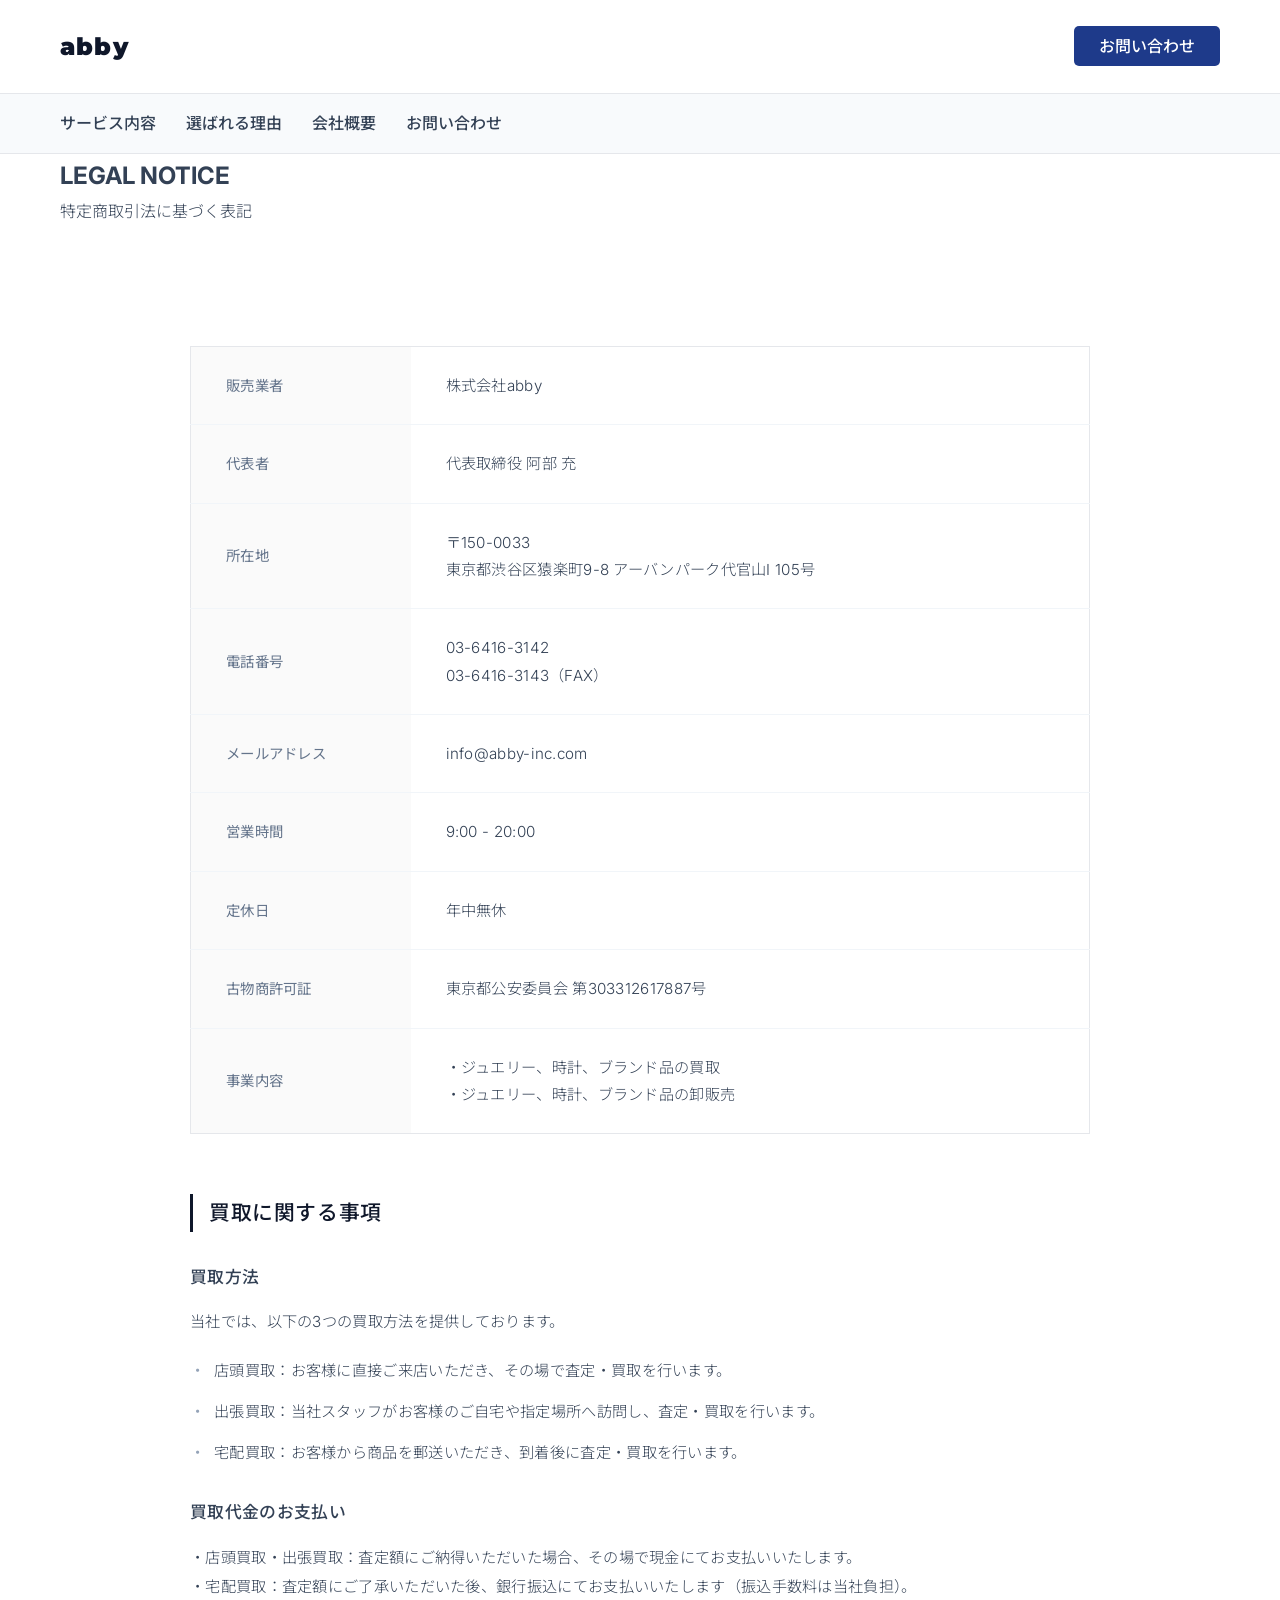
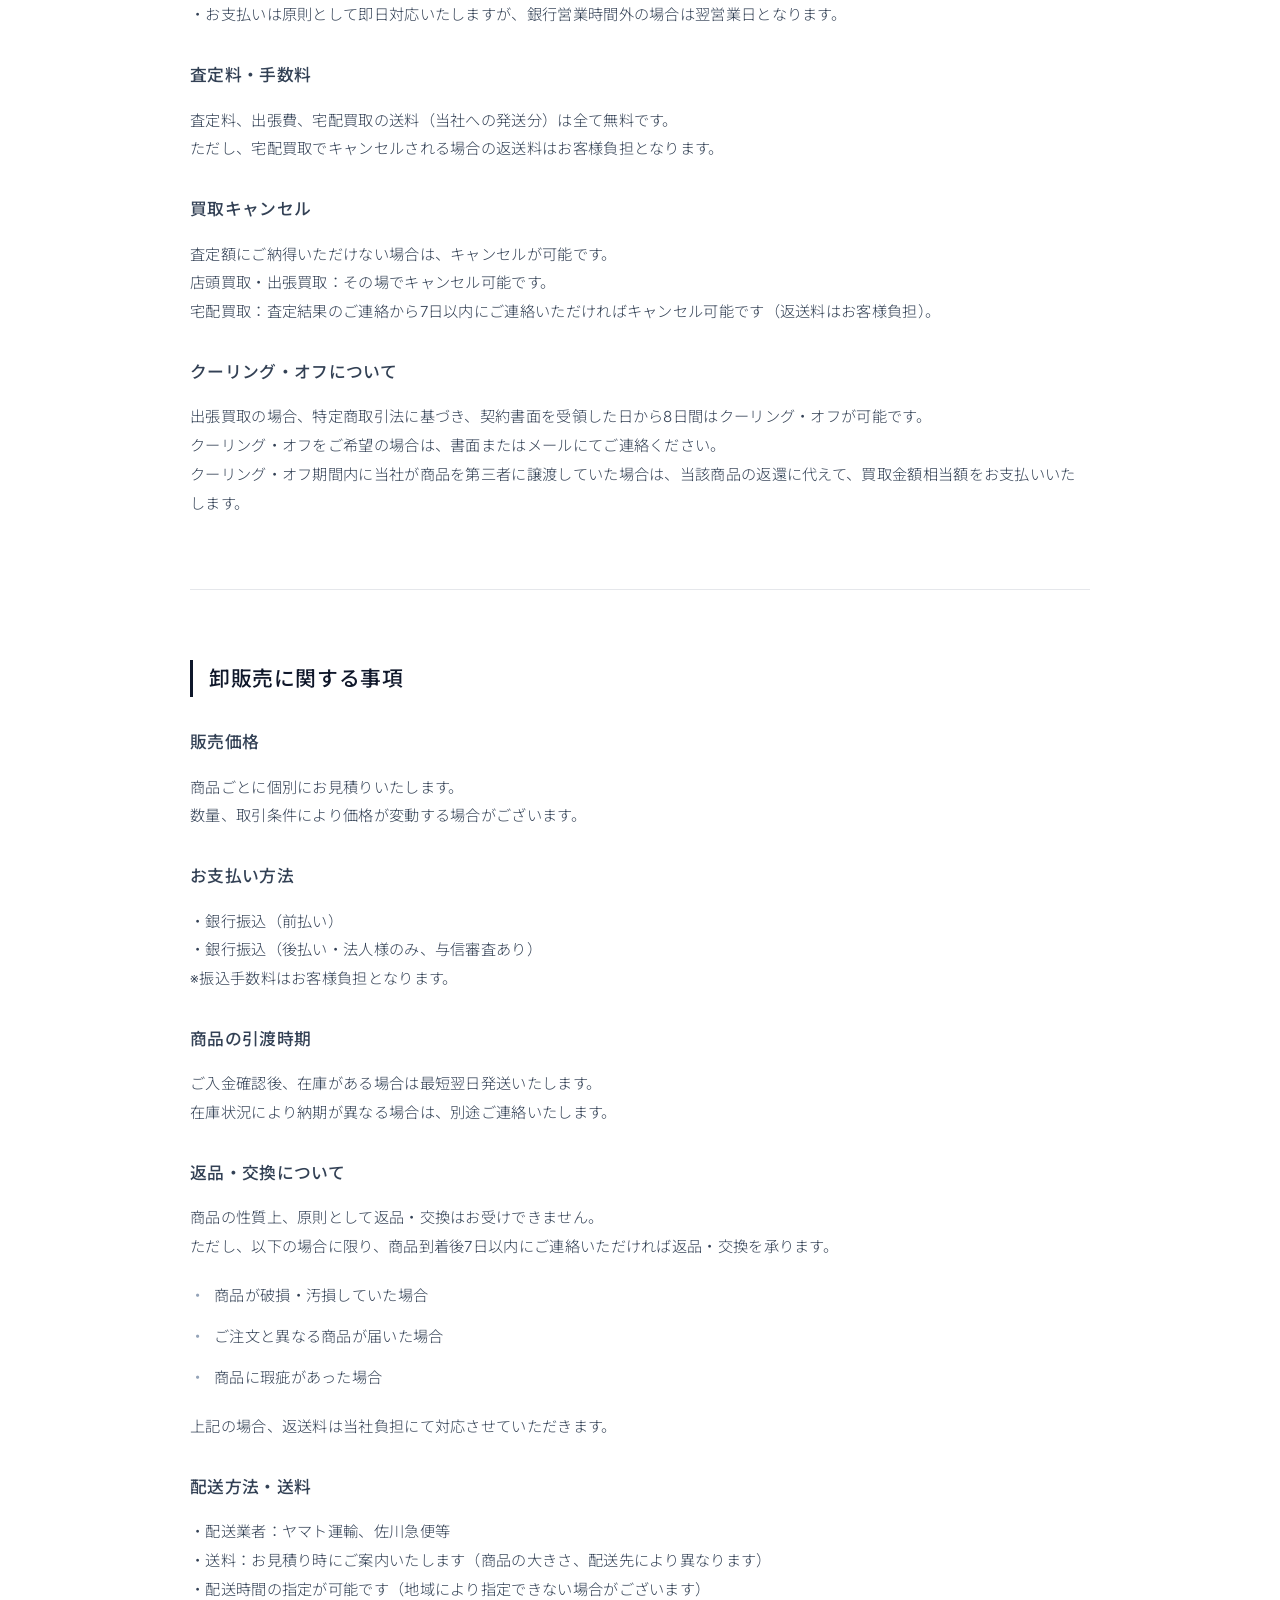
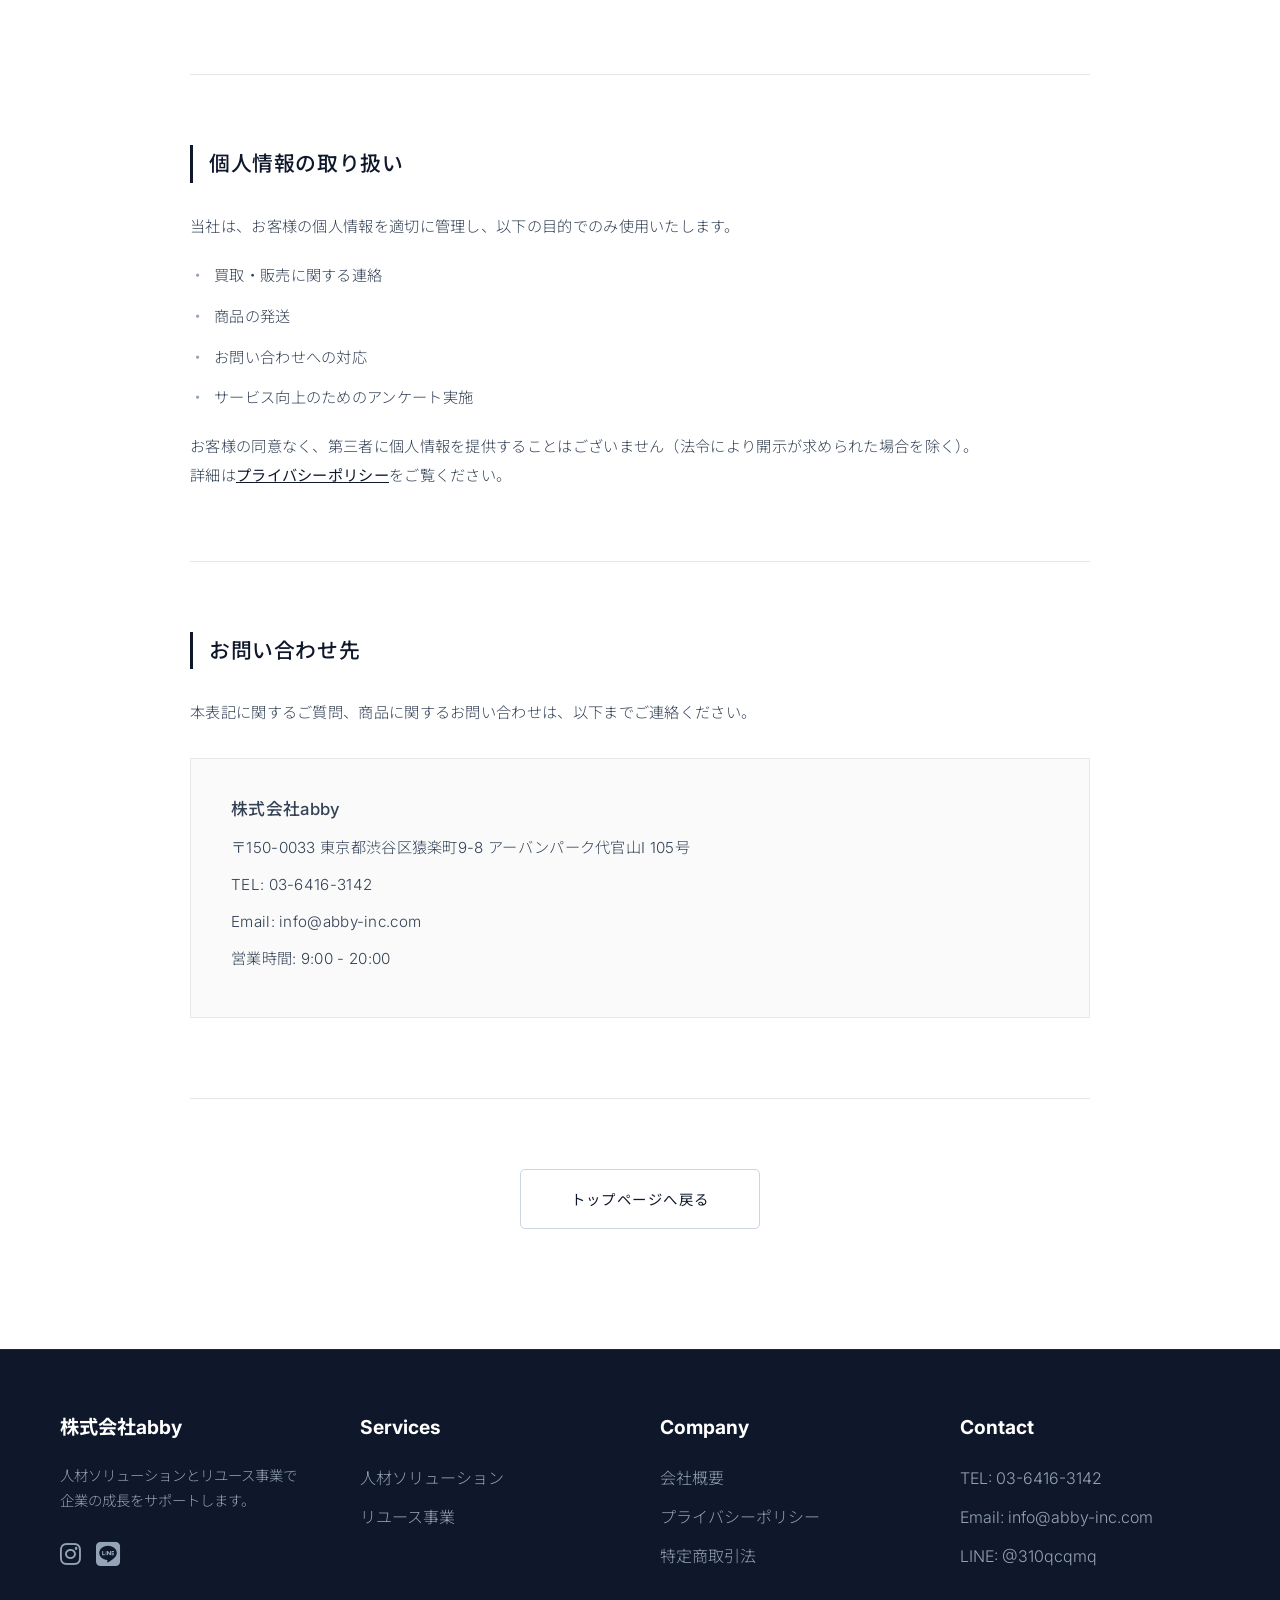
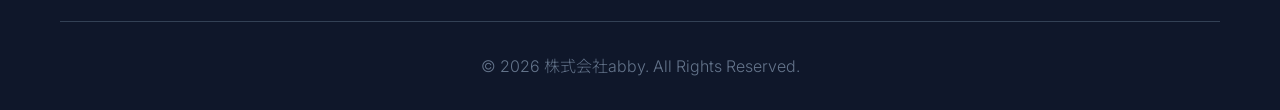
<file: sales-support/tokusho.html>
<!DOCTYPE html>
<html lang="ja">
<head>
    <meta charset="UTF-8">
    <meta name="viewport" content="width=device-width, initial-scale=1.0">
    <title>特定商取引法に基づく表記 - abby</title>
    <link rel="stylesheet" href="../css/sales-support.css">
    <link rel="stylesheet" href="https://cdn.jsdelivr.net/npm/@fortawesome/fontawesome-free@6.4.0/css/all.min.css">
    <link rel="preconnect" href="https://fonts.googleapis.com">
    <link rel="preconnect" href="https://fonts.gstatic.com" crossorigin>
    <link href="https://fonts.googleapis.com/css2?family=Montserrat:wght@900&family=Inter:wght@300;400;500;600;700&family=Noto+Sans+JP:wght@300;400;500;600;700&display=swap" rel="stylesheet">
</head>
<body>
    <!-- Header -->
    <header class="header">
        <div class="header-top">
            <div class="container">
                <a href="../index.html" class="logo">abby</a>
                <div class="header-icons">
                    <a href="index.html#contact" class="btn-header-contact">お問い合わせ</a>
                </div>
            </div>
        </div>
        <nav class="header-nav">
            <div class="container">
                <ul class="nav-menu">
                    <li><a href="index.html#services">サービス内容</a></li>
                    <li><a href="index.html#strengths">選ばれる理由</a></li>
                    <li><a href="index.html#company">会社概要</a></li>
                    <li><a href="inquiry.html">お問い合わせ</a></li>
                </ul>
                <button class="menu-toggle" aria-label="メニューを開く">
                    <span></span>
                    <span></span>
                    <span></span>
                </button>
            </div>
        </nav>
    </header>

    <!-- Page Header -->
    <section class="page-header">
        <div class="container">
            <h1 class="page-title">LEGAL NOTICE</h1>
            <p class="page-subtitle">特定商取引法に基づく表記</p>
        </div>
    </section>

    <!-- Content Section -->
    <section class="section">
        <div class="container">
            <div class="legal-content">
                <table class="legal-table">
                    <tr>
                        <th>販売業者</th>
                        <td>株式会社abby</td>
                    </tr>
                    <tr>
                        <th>代表者</th>
                        <td>代表取締役 阿部 充</td>
                    </tr>
                    <tr>
                        <th>所在地</th>
                        <td>
                            〒150-0033<br>
                            東京都渋谷区猿楽町9-8 アーバンパーク代官山Ⅰ 105号
                        </td>
                    </tr>
                    <tr>
                        <th>電話番号</th>
                        <td>03-6416-3142<br>03-6416-3143（FAX）</td>
                    </tr>
                    <tr>
                        <th>メールアドレス</th>
                        <td>info@abby-inc.com</td>
                    </tr>
                    <tr>
                        <th>営業時間</th>
                        <td>9:00 - 20:00</td>
                    </tr>
                    <tr>
                        <th>定休日</th>
                        <td>年中無休</td>
                    </tr>
                    <tr>
                        <th>古物商許可証</th>
                        <td>東京都公安委員会 第303312617887号</td>
                    </tr>
                    <tr>
                        <th>事業内容</th>
                        <td>
                            ・ジュエリー、時計、ブランド品の買取<br>
                            ・ジュエリー、時計、ブランド品の卸販売
                        </td>
                    </tr>
                </table>

                <div class="legal-section">
                    <h2 class="legal-section-title">買取に関する事項</h2>
                    
                    <h3 class="legal-item-title">買取方法</h3>
                    <p class="legal-text">
                        当社では、以下の3つの買取方法を提供しております。
                    </p>
                    <ul class="legal-list">
                        <li>店頭買取：お客様に直接ご来店いただき、その場で査定・買取を行います。</li>
                        <li>出張買取：当社スタッフがお客様のご自宅や指定場所へ訪問し、査定・買取を行います。</li>
                        <li>宅配買取：お客様から商品を郵送いただき、到着後に査定・買取を行います。</li>
                    </ul>

                    <h3 class="legal-item-title">買取代金のお支払い</h3>
                    <p class="legal-text">
                        ・店頭買取・出張買取：査定額にご納得いただいた場合、その場で現金にてお支払いいたします。<br>
                        ・宅配買取：査定額にご了承いただいた後、銀行振込にてお支払いいたします（振込手数料は当社負担）。<br>
                        ・お支払いは原則として即日対応いたしますが、銀行営業時間外の場合は翌営業日となります。
                    </p>

                    <h3 class="legal-item-title">査定料・手数料</h3>
                    <p class="legal-text">
                        査定料、出張費、宅配買取の送料（当社への発送分）は全て無料です。<br>
                        ただし、宅配買取でキャンセルされる場合の返送料はお客様負担となります。
                    </p>

                    <h3 class="legal-item-title">買取キャンセル</h3>
                    <p class="legal-text">
                        査定額にご納得いただけない場合は、キャンセルが可能です。<br>
                        店頭買取・出張買取：その場でキャンセル可能です。<br>
                        宅配買取：査定結果のご連絡から7日以内にご連絡いただければキャンセル可能です（返送料はお客様負担）。
                    </p>

                    <h3 class="legal-item-title">クーリング・オフについて</h3>
                    <p class="legal-text">
                        出張買取の場合、特定商取引法に基づき、契約書面を受領した日から8日間はクーリング・オフが可能です。<br>
                        クーリング・オフをご希望の場合は、書面またはメールにてご連絡ください。<br>
                        クーリング・オフ期間内に当社が商品を第三者に譲渡していた場合は、当該商品の返還に代えて、買取金額相当額をお支払いいたします。
                    </p>
                </div>

                <div class="legal-section">
                    <h2 class="legal-section-title">卸販売に関する事項</h2>
                    
                    <h3 class="legal-item-title">販売価格</h3>
                    <p class="legal-text">
                        商品ごとに個別にお見積りいたします。<br>
                        数量、取引条件により価格が変動する場合がございます。
                    </p>

                    <h3 class="legal-item-title">お支払い方法</h3>
                    <p class="legal-text">
                        ・銀行振込（前払い）<br>
                        ・銀行振込（後払い・法人様のみ、与信審査あり）<br>
                        ※振込手数料はお客様負担となります。
                    </p>

                    <h3 class="legal-item-title">商品の引渡時期</h3>
                    <p class="legal-text">
                        ご入金確認後、在庫がある場合は最短翌日発送いたします。<br>
                        在庫状況により納期が異なる場合は、別途ご連絡いたします。
                    </p>

                    <h3 class="legal-item-title">返品・交換について</h3>
                    <p class="legal-text">
                        商品の性質上、原則として返品・交換はお受けできません。<br>
                        ただし、以下の場合に限り、商品到着後7日以内にご連絡いただければ返品・交換を承ります。
                    </p>
                    <ul class="legal-list">
                        <li>商品が破損・汚損していた場合</li>
                        <li>ご注文と異なる商品が届いた場合</li>
                        <li>商品に瑕疵があった場合</li>
                    </ul>
                    <p class="legal-text">
                        上記の場合、返送料は当社負担にて対応させていただきます。
                    </p>

                    <h3 class="legal-item-title">配送方法・送料</h3>
                    <p class="legal-text">
                        ・配送業者：ヤマト運輸、佐川急便等<br>
                        ・送料：お見積り時にご案内いたします（商品の大きさ、配送先により異なります）<br>
                        ・配送時間の指定が可能です（地域により指定できない場合がございます）
                    </p>
                </div>

                <div class="legal-section">
                    <h2 class="legal-section-title">個人情報の取り扱い</h2>
                    <p class="legal-text">
                        当社は、お客様の個人情報を適切に管理し、以下の目的でのみ使用いたします。
                    </p>
                    <ul class="legal-list">
                        <li>買取・販売に関する連絡</li>
                        <li>商品の発送</li>
                        <li>お問い合わせへの対応</li>
                        <li>サービス向上のためのアンケート実施</li>
                    </ul>
                    <p class="legal-text">
                        お客様の同意なく、第三者に個人情報を提供することはございません（法令により開示が求められた場合を除く）。<br>
                        詳細は<a href="privacy.html" class="legal-link">プライバシーポリシー</a>をご覧ください。
                    </p>
                </div>

                <div class="legal-section">
                    <h2 class="legal-section-title">お問い合わせ先</h2>
                    <p class="legal-text">
                        本表記に関するご質問、商品に関するお問い合わせは、以下までご連絡ください。
                    </p>
                    <div class="legal-contact">
                        <p><strong>株式会社abby</strong></p>
                        <p>〒150-0033 東京都渋谷区猿楽町9-8 アーバンパーク代官山Ⅰ 105号</p>
                        <p>TEL: 03-6416-3142</p>
                        <p>Email: info@abby-inc.com</p>
                        <p>営業時間: 9:00 - 20:00</p>
                    </div>
                </div>

                <div class="back-to-top">
                    <a href="index.html" class="btn btn-secondary">トップページへ戻る</a>
                </div>
            </div>
        </div>
    </section>

    <!-- Footer -->
    <footer class="footer">
        <div class="container">
            <div class="footer-content">
                <div class="footer-section">
                    <h3>株式会社abby</h3>
                    <p>人材ソリューションとリユース事業で<br>企業の成長をサポートします。</p>
                    <div class="social-links">
                        <a href="https://www.instagram.com/_abby0228_" target="_blank" aria-label="Instagram"><i class="fab fa-instagram"></i></a>
                        <a href="https://lin.ee/yBD59DW" target="_blank" aria-label="LINE"><i class="fab fa-line"></i></a>
                    </div>
                </div>

                <div class="footer-section">
                    <h3>Services</h3>
                    <ul class="footer-links">
                        <li><a href="index.html">人材ソリューション</a></li>
                        <li><a href="../reuse/index.html">リユース事業</a></li>
                    </ul>
                </div>

                <div class="footer-section">
                    <h3>Company</h3>
                    <ul class="footer-links">
                        <li><a href="index.html#company">会社概要</a></li>
                        <li><a href="privacy.html">プライバシーポリシー</a></li>
                        <li><a href="tokusho.html">特定商取引法</a></li>
                    </ul>
                </div>

                <div class="footer-section">
                    <h3>Contact</h3>
                    <ul class="footer-links">
                        <li><a href="tel:0364163142">TEL: 03-6416-3142</a></li>
                        <li><a href="mailto:info@abby-inc.com">Email: info@abby-inc.com</a></li>
                        <li><a href="https://lin.ee/yBD59DW" target="_blank">LINE: @310qcqmq</a></li>
                    </ul>
                </div>
            </div>

            <div class="footer-bottom">
                <p>&copy; 2026 株式会社abby. All Rights Reserved.</p>
            </div>
        </div>
    </footer>

    <script>
        // Mobile Menu Toggle
        const menuToggle = document.querySelector('.menu-toggle');
        const navMenu = document.querySelector('.nav-menu');

        menuToggle.addEventListener('click', () => {
            navMenu.classList.toggle('active');
            menuToggle.classList.toggle('active');
        });
    </script>
</body>
</html>
</file>
<file: css/style.css>
/* ========================================
   Reset & Base Styles
   ======================================== */
* {
    margin: 0;
    padding: 0;
    box-sizing: border-box;
}

:root {
    --color-white: #FFFFFF;
    --color-black: #111111;
    --color-gray: #666666;
    --color-border: #EAEAEA;
    --color-accent: #B89A5E;
    --color-bg-gray: #F8F8F8;
    --font-primary: 'Inter', 'Noto Sans JP', sans-serif;
    --transition: all 0.3s ease;
}

html {
    scroll-behavior: smooth;
}

body {
    font-family: var(--font-primary);
    color: #334155;
    background-color: var(--color-white);
    line-height: 1.8;
    font-size: 16px;
    font-weight: 300;
}

a {
    text-decoration: none;
    color: inherit;
    transition: var(--transition);
}

img {
    max-width: 100%;
    height: auto;
    display: block;
}

/* ========================================
   Container
   ======================================== */
.container {
    max-width: 1320px;
    margin: 0 auto;
    padding: 0 40px;
}

/* ========================================
   Header
   ======================================== */
.header {
    background: var(--color-white);
    position: sticky;
    top: 0;
    z-index: 1000;
    box-shadow: 0 2px 8px rgba(0,0,0,0.05);
}

.header-top {
    border-bottom: 1px solid var(--color-border);
    padding: 20px 0;
}

.header-top .container {
    display: flex;
    justify-content: space-between;
    align-items: center;
}

.logo {
    font-family: 'Montserrat', sans-serif;
    font-size: 24px;
    font-weight: 900;
    letter-spacing: 0;
    color: #0f172a;
    transition: var(--transition);
}

.logo:hover {
    opacity: 0.7;
}

.header-icons {
    display: flex;
    align-items: center;
    gap: 24px;
}

.header-nav {
    padding: 16px 0;
}

.nav-menu {
    display: flex;
    list-style: none;
    justify-content: center;
    gap: 40px;
}

.nav-menu li a {
    font-size: 14px;
    font-weight: 500;
    letter-spacing: 0.5px;
    color: var(--color-black);
}

.nav-menu li a:hover {
    color: var(--color-accent);
}

.menu-toggle {
    display: none;
    flex-direction: column;
    background: none;
    border: none;
    cursor: pointer;
    gap: 4px;
}

.menu-toggle span {
    width: 24px;
    height: 2px;
    background: var(--color-black);
    transition: var(--transition);
}

/* ========================================
   Hero Section
   ======================================== */
.hero {
    position: relative;
    min-height: 600px;
    background: #d4a827;
    display: flex;
    align-items: center;
    padding: 0;
    overflow: hidden;
}

.hero .container {
    display: flex;
    align-items: center;
    justify-content: space-between;
    width: 100%;
    max-width: 100%;
    padding: 0;
}

.hero-text {
    flex: 0 0 40%;
    padding-left: 8%;
    z-index: 2;
}

.hero-text .logo-text {
    font-size: 6rem;
    font-weight: 700;
    color: white;
    margin: 0;
    letter-spacing: 0.05em;
    font-family: -apple-system, BlinkMacSystemFont, 'Segoe UI', sans-serif;
    text-transform: lowercase;
}

.hero-text h1 {
    display: none;
}

.hero-text .subtitle {
    display: none;
}

.hero-button {
    display: none;
}

.hero-image {
    flex: 0 0 60%;
    display: flex;
    justify-content: flex-end;
    align-items: center;
    height: 600px;
}

.hero-image img {
    width: 100%;
    height: 100%;
    object-fit: cover;
    object-position: center;
}

/* Hero Section - Responsive */
@media (max-width: 768px) {
    .hero {
        min-height: auto;
        padding: 40px 0 0 0;
    }
    
    .hero .container {
        flex-direction: column;
        padding: 0;
    }
    
    .hero-text {
        flex: 1;
        width: 100%;
        padding: 40px 20px;
        text-align: center;
    }
    
    .hero-text .logo-text {
        font-size: 3.5rem;
    }
    
    .hero-image {
        flex: 1;
        width: 100%;
        height: 400px;
    }
    
    .hero-image img {
        width: 100%;
        height: 100%;
        object-fit: cover;
    }
}

@media (max-width: 480px) {
    .hero-text .logo-text {
        font-size: 2.5rem;
    }
    
    .hero-image {
        height: 300px;
    }
}


.hero-arrow:hover {
    background: rgba(255, 255, 255, 0.4);
}

.hero-arrow-prev {
    left: 40px;
}

.hero-arrow-next {
    right: 40px;
}

/* Hero Indicators */
.hero-indicators {
    position: absolute;
    bottom: 30px;
    left: 50%;
    transform: translateX(-50%);
    z-index: 10;
    display: flex;
    gap: 12px;
}

.hero-indicator {
    width: 12px;
    height: 12px;
    border-radius: 50%;
    background: rgba(255, 255, 255, 0.4);
    border: 1px solid rgba(255, 255, 255, 0.6);
    cursor: pointer;
    transition: var(--transition);
}

.hero-indicator.active {
    background: var(--color-white);
}

.hero-indicator:hover {
    background: rgba(255, 255, 255, 0.7);
}

/* ========================================
   Buttons
   ======================================== */
.btn {
    display: inline-block;
    padding: 16px 40px;
    font-size: 13px;
    font-weight: 400;
    letter-spacing: 2px;
    text-transform: uppercase;
    border: 1px solid transparent;
    cursor: pointer;
    transition: var(--transition);
    background: transparent;
}

.btn-primary {
    background: var(--color-black);
    color: var(--color-white);
    border-color: var(--color-black);
}

.btn-primary:hover {
    background: transparent;
    color: var(--color-black);
    border-color: var(--color-black);
}

.btn-secondary {
    background: transparent;
    color: var(--color-black);
    border-color: var(--color-black);
}

.btn-secondary:hover {
    background: var(--color-black);
    color: var(--color-white);
}

.btn-view-all {
    background: transparent;
    color: var(--color-black);
    border-color: var(--color-border);
    padding: 14px 36px;
    font-size: 12px;
    letter-spacing: 1.5px;
}

.btn-view-all:hover {
    background: var(--color-black);
    color: var(--color-white);
    border-color: var(--color-black);
}

/* Header Contact Button */
.btn-header-contact {
    padding: 10px 24px;
    font-size: 12px;
    font-weight: 400;
    letter-spacing: 1px;
    text-transform: uppercase;
    background: transparent;
    color: var(--color-black);
    border: 1px solid var(--color-black);
    border-radius: 0;
    transition: var(--transition);
}

.btn-header-contact:hover {
    background: var(--color-black);
    color: var(--color-white);
}

/* ========================================
   Sections
   ======================================== */
.section {
    padding: 100px 0;
}

.section-gray {
    background: var(--color-bg-gray);
}

.section-title {
    font-size: 28px;
    font-weight: 400;
    letter-spacing: 3px;
    text-align: center;
    margin-bottom: 16px;
    text-transform: uppercase;
}

.section-subtitle {
    font-size: 14px;
    font-weight: 400;
    color: var(--color-gray);
    text-align: center;
    margin-bottom: 60px;
}

.section-footer {
    text-align: center;
    margin-top: 60px;
}

/* ========================================
   Service Cards (Large)
   ======================================== */
.service-cards {
    display: grid;
    grid-template-columns: repeat(2, 1fr);
    gap: 60px;
    max-width: 1100px;
    margin: 0 auto;
}

.service-card-large {
    background: var(--color-white);
    padding: 50px 40px;
    border: 1px solid var(--color-border);
    text-align: center;
    display: flex;
    flex-direction: column;
    height: 100%;
}

.service-icon-large {
    font-size: 64px;
    color: var(--color-black);
    margin-bottom: 24px;
}

.service-title-large {
    font-size: 24px;
    font-weight: 600;
    margin-bottom: 20px;
    color: var(--color-black);
}

.service-description-large {
    font-size: 15px;
    line-height: 1.8;
    color: var(--color-gray);
    margin-bottom: 32px;
}

.service-list {
    list-style: none;
    text-align: left;
    max-width: 400px;
    margin: 0 auto 32px;
    flex-grow: 1;
}

.service-list li {
    font-size: 14px;
    line-height: 2;
    color: var(--color-black);
    padding-left: 28px;
    position: relative;
}

.service-list li i {
    position: absolute;
    left: 0;
    top: 4px;
    color: var(--color-black);
}

/* ========================================
   Product Section
   ======================================== */
.product-category {
    margin-bottom: 80px;
}

.product-category:last-child {
    margin-bottom: 0;
}

.product-category-title {
    font-size: 20px;
    font-weight: 600;
    letter-spacing: 1px;
    margin-bottom: 40px;
    padding-bottom: 16px;
    border-bottom: 1px solid var(--color-border);
}

.product-grid {
    display: grid;
    grid-template-columns: repeat(4, 1fr);
    gap: 40px;
}

.product-card {
    cursor: pointer;
    transition: var(--transition);
    display: flex;
    flex-direction: column;
    height: 100%;
}

.product-card:hover {
    transform: translateY(-4px);
}

.product-image {
    width: 100%;
    padding-bottom: 120%;
    position: relative;
    margin-bottom: 8px;
    overflow: hidden;
    flex-shrink: 0;
    background-color: #ffffff;
}

.product-image img {
    position: absolute;
    top: 0;
    left: 0;
    width: 100%;
    height: 100%;
    object-fit: contain;
    object-position: center;
}

.product-placeholder {
    position: absolute;
    top: 0;
    left: 0;
    width: 100%;
    height: 100%;
    background: linear-gradient(135deg, #f5f5f5 0%, #e8e8e8 100%);
}

.product-name {
    font-size: 14px;
    font-weight: 400;
    line-height: 1.5;
    color: var(--color-black);
    text-align: center;
    min-height: 42px;
    display: flex;
    align-items: center;
    justify-content: center;
    margin-bottom: 8px;
    padding: 0 8px;
}

.product-price {
    font-size: 16px;
    font-weight: 600;
    color: #8B7355;
    text-align: center;
    margin-top: auto;
    padding-top: 12px;
    border-top: 1px solid #e8e8e8;
}

/* ========================================
   Brand Section
   ======================================== */
.brand-category-title {
    font-size: 18px;
    font-weight: 600;
    letter-spacing: 1px;
    margin-top: 60px;
    margin-bottom: 32px;
    padding-bottom: 12px;
    border-bottom: 1px solid var(--color-border);
}

.brand-category-title:first-of-type {
    margin-top: 0;
}

.brand-grid {
    display: grid;
    grid-template-columns: repeat(6, 1fr);
    gap: 24px;
}

.brand-card {
    background: var(--color-white);
    border: 1px solid var(--color-border);
    padding: 24px 16px;
    text-align: center;
    font-size: 13px;
    font-weight: 500;
    letter-spacing: 0.5px;
    transition: var(--transition);
    display: flex;
    align-items: center;
    justify-content: center;
    min-height: 120px;
    overflow: hidden;
}

.brand-card img {
    max-width: 100%;
    max-height: 70px;
    width: auto;
    height: auto;
    object-fit: contain;
    filter: brightness(1.02);
    transition: all 0.3s ease;
}

/* TASAKIのサイズを大きく */
.brand-card img[src*="tasaki"] {
    max-height: 100px;
    transform: scale(1.4);
}

/* HERMESの背景を透過 */
.brand-card img[src*="hermes"] {
    mix-blend-mode: multiply;
}

.brand-card:hover {
    background: var(--color-bg-gray);
    border-color: var(--color-accent);
    transform: translateY(-2px);
    box-shadow: 0 4px 12px rgba(0,0,0,0.08);
}

.brand-card:hover img {
    filter: brightness(1.05);
    transform: scale(1.05);
}

.brand-card:hover img[src*="tasaki"] {
    transform: scale(1.45);
}

.brands-note {
    text-align: center;
    font-size: 14px;
    color: var(--color-gray);
    margin-top: 40px;
}

/* ========================================
   Strength Section
   ======================================== */
.strength-grid {
    display: grid;
    grid-template-columns: repeat(3, 1fr);
    gap: 40px;
}

.strength-card {
    background: var(--color-white);
    padding: 40px 32px;
    text-align: center;
    border: 1px solid var(--color-border);
}

.strength-icon {
    font-size: 48px;
    color: var(--color-black);
    margin-bottom: 24px;
}

.strength-title {
    font-size: 18px;
    font-weight: 600;
    margin-bottom: 16px;
    color: var(--color-black);
}

.strength-description {
    font-size: 14px;
    line-height: 1.8;
    color: var(--color-gray);
}

/* ========================================
   Flow Section
   ======================================== */
.flow-container {
    display: grid;
    grid-template-columns: repeat(2, 1fr);
    gap: 80px;
    max-width: 1100px;
    margin: 0 auto;
}

.flow-section-title {
    font-size: 20px;
    font-weight: 600;
    text-align: center;
    margin-bottom: 40px;
    padding-bottom: 16px;
    border-bottom: 2px solid var(--color-accent);
}

.flow-steps {
    display: flex;
    flex-direction: column;
    gap: 32px;
}

.flow-step {
    display: flex;
    gap: 20px;
    align-items: flex-start;
}

.flow-step-number {
    width: 48px;
    height: 48px;
    background: var(--color-accent);
    color: var(--color-white);
    border-radius: 50%;
    display: flex;
    align-items: center;
    justify-content: center;
    font-size: 20px;
    font-weight: 600;
    flex-shrink: 0;
}

.flow-step-content {
    flex: 1;
}

.flow-step-title {
    font-size: 16px;
    font-weight: 600;
    margin-bottom: 8px;
    color: var(--color-black);
}

.flow-step-description {
    font-size: 14px;
    line-height: 1.7;
    color: var(--color-gray);
}

/* ========================================
   Company Section
   ======================================== */
.company-info {
    max-width: 800px;
    margin: 0 auto;
}

.company-table {
    width: 100%;
    border-collapse: collapse;
}

.company-table tr {
    border-bottom: 1px solid var(--color-border);
}

.company-table th,
.company-table td {
    padding: 24px 20px;
    text-align: left;
}

.company-table th {
    width: 200px;
    font-weight: 600;
    color: var(--color-black);
    background: var(--color-bg-gray);
}

.company-table td {
    color: var(--color-gray);
    line-height: 1.8;
}

/* ========================================
   Contact Section
   ======================================== */
.contact-container {
    max-width: 900px;
    margin: 0 auto;
}

.contact-title {
    font-size: 20px;
    font-weight: 600;
    text-align: center;
    margin-bottom: 24px;
}

.contact-description {
    font-size: 15px;
    line-height: 1.8;
    color: var(--color-gray);
    text-align: center;
    margin-bottom: 60px;
}

.contact-methods {
    display: grid;
    gap: 32px;
    margin-bottom: 48px;
}

.contact-method {
    display: flex;
    gap: 24px;
    align-items: flex-start;
    padding: 32px;
    background: var(--color-bg-gray);
    border-radius: 8px;
}

.contact-method-icon {
    width: 64px;
    height: 64px;
    background: var(--color-black);
    color: var(--color-white);
    border-radius: 50%;
    display: flex;
    align-items: center;
    justify-content: center;
    font-size: 28px;
    flex-shrink: 0;
}

.contact-method-content {
    flex: 1;
}

.contact-method-title {
    font-size: 16px;
    font-weight: 600;
    margin-bottom: 8px;
    color: var(--color-black);
}

.contact-method-detail {
    font-size: 18px;
    font-weight: 600;
    color: var(--color-black);
    margin-bottom: 4px;
}

.contact-method-note {
    font-size: 13px;
    color: var(--color-gray);
}

.contact-buttons {
    display: flex;
    gap: 20px;
    justify-content: center;
}

/* ========================================
   Footer
   ======================================== */
.footer {
    background: var(--color-black);
    color: var(--color-white);
    padding: 60px 0 24px;
}

.footer-content {
    display: grid;
    grid-template-columns: repeat(4, 1fr);
    gap: 40px;
    margin-bottom: 40px;
}

.footer-section h4 {
    font-size: 14px;
    font-weight: 600;
    letter-spacing: 1px;
    margin-bottom: 20px;
    text-transform: uppercase;
}

.footer-section ul {
    list-style: none;
}

.footer-section ul li {
    margin-bottom: 12px;
}

.footer-section ul li a {
    font-size: 13px;
    color: #999;
}

.footer-section ul li a:hover {
    color: var(--color-accent);
}

.social-links {
    display: flex;
    gap: 16px;
}

.social-links a {
    font-size: 20px;
    color: #999;
}

.social-links a:hover {
    color: var(--color-accent);
}

.footer-bottom {
    border-top: 1px solid #333;
    padding-top: 24px;
    text-align: center;
}

.footer-bottom p {
    font-size: 12px;
    color: #666;
}

/* ========================================
   Responsive Design
   ======================================== */
@media (max-width: 1024px) {
    .container {
        padding: 0 30px;
    }

    .service-cards {
        grid-template-columns: 1fr;
        gap: 40px;
    }

    .product-grid {
        grid-template-columns: repeat(3, 1fr);
        gap: 30px;
    }

    .brand-grid {
        grid-template-columns: repeat(4, 1fr);
    }

    .strength-grid {
        grid-template-columns: repeat(2, 1fr);
    }

    .flow-container {
        grid-template-columns: 1fr;
        gap: 60px;
    }
}

@media (max-width: 768px) {
    .container {
        padding: 0 20px;
    }

    /* Header */
    .header-top {
        padding: 16px 0;
    }

    .logo {
        font-size: 24px;
    }

    .btn-header-contact {
        font-size: 13px;
        padding: 8px 16px;
    }

    .nav-menu {
        position: fixed;
        top: 100px;
        left: -100%;
        width: 100%;
        background: var(--color-white);
        flex-direction: column;
        padding: 20px;
        gap: 0;
        box-shadow: 0 4px 12px rgba(0,0,0,0.1);
        transition: var(--transition);
    }

    .nav-menu.active {
        left: 0;
    }

    .nav-menu li {
        padding: 16px 0;
        border-bottom: 1px solid var(--color-border);
    }

    .menu-toggle {
        display: flex;
    }

    .menu-toggle.active span:nth-child(1) {
        transform: rotate(45deg) translate(5px, 5px);
    }

    .menu-toggle.active span:nth-child(2) {
        opacity: 0;
    }

    .menu-toggle.active span:nth-child(3) {
        transform: rotate(-45deg) translate(7px, -6px);
    }

    /* Hero */
    .hero-slideshow {
        min-height: 500px;
    }

    .hero-slide {
        min-height: 500px;
    }

    .hero-title-en {
        font-size: 40px;
    }

    .hero-title-jp {
        font-size: 20px;
    }

    .hero-description {
        font-size: 14px;
    }

    .hero-buttons {
        flex-direction: column;
        gap: 12px;
    }

    .hero-arrow {
        width: 40px;
        height: 40px;
        font-size: 14px;
    }

    .hero-arrow-prev {
        left: 20px;
    }

    .hero-arrow-next {
        right: 20px;
    }

    .hero-indicators {
        bottom: 20px;
    }

    /* Sections */
    .section {
        padding: 60px 0;
    }

    .section-title {
        font-size: 24px;
        margin-bottom: 12px;
    }

    .section-subtitle {
        margin-bottom: 40px;
    }

    /* Service Cards */
    .service-card-large {
        padding: 40px 24px;
    }

    /* Product Grid */
    .product-grid {
        grid-template-columns: repeat(2, 1fr);
        gap: 24px;
    }

    /* Brand Grid */
    .brand-grid {
        grid-template-columns: repeat(2, 1fr);
        gap: 16px;
    }

    .brand-card {
        padding: 16px 12px;
        font-size: 11px;
        min-height: 90px;
    }

    .brand-card img {
        max-height: 55px;
        max-width: 100%;
    }

    /* Strength Grid */
    .strength-grid {
        grid-template-columns: 1fr;
        gap: 32px;
    }

    /* Contact */
    .contact-container {
        padding: 0 20px;
    }

    .contact-title {
        font-size: 18px;
    }

    .contact-description {
        font-size: 14px;
    }

    .contact-method {
        flex-direction: column;
        text-align: center;
        padding: 32px 24px;
        align-items: center;
    }

    .contact-method-icon {
        margin: 0 auto 16px;
    }

    .contact-method-content {
        display: flex;
        flex-direction: column;
        align-items: center;
    }

    .contact-method-title {
        text-align: center;
        font-size: 15px;
    }

    .contact-method-detail {
        text-align: center;
        font-size: 16px;
    }

    .contact-method-note {
        text-align: center;
        font-size: 12px;
    }

    .contact-buttons {
        flex-direction: column;
        gap: 16px;
    }

    /* Footer */
    .footer-content {
        grid-template-columns: repeat(2, 1fr);
        gap: 32px;
    }

    .btn {
        width: 100%;
        text-align: center;
    }
}

@media (max-width: 480px) {
    .hero-slideshow {
        min-height: 450px;
    }

    .hero-slide {
        min-height: 450px;
    }

    .hero-title-en {
        font-size: 32px;
    }

    .hero-title-jp {
        font-size: 18px;
    }

    .hero-arrow {
        width: 36px;
        height: 36px;
        font-size: 12px;
    }

    .hero-arrow-prev {
        left: 10px;
    }

    .hero-arrow-next {
        right: 10px;
    }

    .hero-indicator {
        width: 10px;
        height: 10px;
    }

    .section-title {
        font-size: 20px;
    }

    .product-name {
        font-size: 13px;
    }

    .footer-content {
        grid-template-columns: 1fr;
    }

    .company-table th {
        width: 120px;
        font-size: 13px;
    }

    .company-table td {
        font-size: 13px;
    }

    .contact-title {
        font-size: 16px;
    }

    .contact-method {
        padding: 28px 20px;
    }

    .contact-method-title {
        font-size: 14px;
    }

    .contact-method-detail {
        font-size: 15px;
    }

    .contact-method-note {
        font-size: 11px;
    }
}

/* ========================================
   Legal Pages (特定商取引法等)
   ======================================== */
.page-header {
    background: var(--color-bg-gray);
    padding: 80px 0 60px;
    text-align: center;
}

.page-title {
    font-size: 36px;
    font-weight: 400;
    letter-spacing: 2px;
    margin-bottom: 16px;
    color: var(--color-black);
}

.page-subtitle {
    font-size: 14px;
    font-weight: 300;
    letter-spacing: 1px;
    color: var(--color-gray);
    text-transform: uppercase;
}

.legal-content {
    max-width: 900px;
    margin: 0 auto;
}

.legal-table {
    width: 100%;
    border-collapse: collapse;
    margin-bottom: 60px;
}

.legal-table tr {
    border-bottom: 1px solid var(--color-border);
}

.legal-table th,
.legal-table td {
    padding: 20px 16px;
    text-align: left;
}

.legal-table th {
    width: 200px;
    font-weight: 600;
    color: var(--color-black);
    background: var(--color-bg-gray);
}

.legal-table td {
    color: var(--color-gray);
    line-height: 1.8;
}

.legal-section {
    margin-bottom: 60px;
    padding-bottom: 60px;
    border-bottom: 1px solid var(--color-border);
}

.legal-section:last-of-type {
    border-bottom: none;
}

.legal-section-title {
    font-size: 24px;
    font-weight: 600;
    letter-spacing: 1px;
    margin-bottom: 32px;
    padding-bottom: 12px;
    border-bottom: 2px solid var(--color-black);
}

.legal-item-title {
    font-size: 18px;
    font-weight: 600;
    margin-top: 32px;
    margin-bottom: 16px;
    color: var(--color-black);
}

.legal-text {
    font-size: 15px;
    line-height: 1.9;
    color: var(--color-gray);
    margin-bottom: 16px;
}

.legal-list {
    list-style: none;
    padding-left: 0;
    margin-bottom: 24px;
}

.legal-list li {
    font-size: 15px;
    line-height: 1.9;
    color: var(--color-gray);
    padding-left: 24px;
    position: relative;
    margin-bottom: 12px;
}

.legal-list li:before {
    content: "・";
    position: absolute;
    left: 0;
    color: var(--color-black);
}

.legal-contact {
    background: var(--color-bg-gray);
    padding: 32px;
    border-left: 3px solid var(--color-black);
}

.legal-contact p {
    font-size: 15px;
    line-height: 1.8;
    color: var(--color-gray);
    margin-bottom: 8px;
}

.legal-contact p:last-child {
    margin-bottom: 0;
}

.legal-contact strong {
    color: var(--color-black);
    font-weight: 600;
}

.legal-link {
    color: var(--color-black);
    text-decoration: underline;
}

.legal-link:hover {
    color: var(--color-gray);
}

.legal-intro {
    margin-bottom: 60px;
    padding: 32px;
    background: var(--color-bg-gray);
    border-left: 3px solid var(--color-black);
}

.legal-intro .legal-text {
    margin-bottom: 0;
}

.legal-sublist {
    list-style: none;
    padding-left: 20px;
    margin-top: 12px;
}

.legal-sublist li {
    font-size: 14px;
    line-height: 1.8;
    color: var(--color-gray);
    margin-bottom: 8px;
}

.legal-sublist li:before {
    content: "- ";
    color: var(--color-black);
}

.legal-footer {
    margin-top: 60px;
    padding-top: 40px;
    border-top: 2px solid var(--color-border);
    text-align: center;
}

.legal-footer .legal-text {
    color: var(--color-gray);
    font-size: 14px;
}

.back-to-top {
    text-align: center;
    margin-top: 60px;
}

/* Responsive for Legal Pages */
@media (max-width: 768px) {
    .page-header {
        padding: 60px 0 40px;
    }

    .page-title {
        font-size: 28px;
    }

    .legal-table th {
        width: 120px;
        font-size: 13px;
        padding: 16px 12px;
    }

    .legal-table td {
        font-size: 14px;
        padding: 16px 12px;
    }

    .legal-section-title {
        font-size: 20px;
    }

    .legal-item-title {
        font-size: 16px;
    }

    .legal-text,
    .legal-list li {
        font-size: 14px;
    }

    .legal-contact {
        padding: 24px 20px;
    }
}

/* ========================================
   Contact Page Styles
   ======================================== */
.contact-section {
    padding: 120px 0 80px;
    background-color: #ffffff;
}

.contact-info-cards {
    display: grid;
    grid-template-columns: repeat(auto-fit, minmax(280px, 1fr));
    gap: 32px;
    margin: 48px 0 64px;
}

.contact-info-card {
    background-color: #fafafa;
    border: 1px solid #e5e5e5;
    border-radius: 12px;
    padding: 40px 32px;
    text-align: center;
    transition: all 0.3s ease;
}

.contact-info-card:hover {
    transform: translateY(-4px);
    box-shadow: 0 8px 24px rgba(0, 0, 0, 0.08);
    border-color: #d4af37;
}

.contact-info-card i {
    font-size: 48px;
    color: #d4af37;
    margin-bottom: 24px;
}

.contact-info-card h3 {
    font-size: 18px;
    font-weight: 600;
    color: #000000;
    margin-bottom: 16px;
}

.contact-info-card .contact-detail {
    font-size: 20px;
    font-weight: 600;
    color: #000000;
    margin-bottom: 8px;
}

.contact-info-card .contact-detail a {
    color: #000000;
    text-decoration: none;
    transition: color 0.3s ease;
}

.contact-info-card .contact-detail a:hover {
    color: #d4af37;
}

.contact-info-card .contact-note {
    font-size: 14px;
    color: #666666;
}

/* Form Container */
.form-container {
    max-width: 700px;
    margin: 0 auto;
    background-color: #ffffff;
    border: 1px solid #e5e5e5;
    border-radius: 12px;
    padding: 48px 40px;
    box-shadow: 0 4px 16px rgba(0, 0, 0, 0.06);
}

/* Form Groups */
.form-group {
    margin-bottom: 32px;
}

.form-group label {
    display: block;
    font-size: 15px;
    font-weight: 600;
    color: #000000;
    margin-bottom: 10px;
}

.required {
    color: #d4af37;
    font-size: 13px;
    font-weight: 600;
    margin-left: 8px;
}

.optional {
    color: #999999;
    font-size: 13px;
    font-weight: 400;
    margin-left: 8px;
}

/* Form Inputs */
.form-group input[type="text"],
.form-group input[type="email"],
.form-group input[type="tel"],
.form-group textarea {
    width: 100%;
    padding: 14px 16px;
    font-size: 15px;
    font-family: 'Noto Sans JP', sans-serif;
    color: #000000;
    background-color: #fafafa;
    border: 1px solid #e5e5e5;
    border-radius: 8px;
    transition: all 0.3s ease;
    box-sizing: border-box;
}

.form-group input[type="text"]:focus,
.form-group input[type="email"]:focus,
.form-group input[type="tel"]:focus,
.form-group textarea:focus {
    outline: none;
    background-color: #ffffff;
    border-color: #d4af37;
    box-shadow: 0 0 0 3px rgba(212, 175, 55, 0.1);
}

.form-group textarea {
    resize: vertical;
    min-height: 140px;
}

/* Radio Group */
.radio-group {
    display: flex;
    flex-direction: column;
    gap: 12px;
}

.radio-label {
    display: flex;
    align-items: center;
    padding: 14px 16px;
    background-color: #fafafa;
    border: 1px solid #e5e5e5;
    border-radius: 8px;
    cursor: pointer;
    transition: all 0.3s ease;
}

.radio-label:hover {
    background-color: #f5f5f5;
    border-color: #d4af37;
}

.radio-label input[type="radio"] {
    width: 18px;
    height: 18px;
    margin-right: 12px;
    cursor: pointer;
    accent-color: #d4af37;
}

.radio-label span {
    font-size: 15px;
    color: #000000;
}

.radio-label:has(input:checked) {
    background-color: #fffbf0;
    border-color: #d4af37;
    font-weight: 600;
}

/* Form Submit */
.form-submit {
    margin-top: 40px;
    text-align: center;
}

.btn-submit {
    min-width: 200px;
    padding: 16px 48px;
    font-size: 16px;
    font-weight: 600;
}

.btn-submit i {
    margin-right: 8px;
}

.btn-submit:disabled {
    opacity: 0.6;
    cursor: not-allowed;
}

/* Form Messages */
.form-message {
    text-align: center;
    padding: 48px 32px;
    border-radius: 12px;
}

.form-message i {
    font-size: 64px;
    margin-bottom: 24px;
}

.form-message h3 {
    font-size: 24px;
    font-weight: 600;
    margin-bottom: 16px;
}

.form-message p {
    font-size: 15px;
    line-height: 1.8;
    color: #666666;
    margin-bottom: 32px;
}

.success-message {
    background-color: #f0f9f4;
    border: 2px solid #4caf50;
}

.success-message i {
    color: #4caf50;
}

.success-message h3 {
    color: #2e7d32;
}

.error-message {
    background-color: #fff5f5;
    border: 2px solid #f44336;
}

.error-message i {
    color: #f44336;
}

.error-message h3 {
    color: #c62828;
}

/* Active navigation link */
.nav-menu a.active {
    color: #d4af37;
    font-weight: 600;
}

/* Responsive for Contact Page */
@media (max-width: 768px) {
    .contact-section {
        padding: 80px 0 60px;
    }
    
    .contact-info-cards {
        grid-template-columns: 1fr;
        gap: 24px;
        margin: 32px 0 48px;
    }
    
    .contact-info-card {
        padding: 32px 24px;
    }
    
    .contact-info-card i {
        font-size: 40px;
    }
    
    .contact-info-card h3 {
        font-size: 16px;
    }
    
    .contact-info-card .contact-detail {
        font-size: 18px;
    }
    
    .form-container {
        padding: 32px 24px;
        border-radius: 8px;
    }
    
    .radio-group {
        gap: 10px;
    }
    
    .radio-label {
        padding: 12px 14px;
    }
    
    .form-message {
        padding: 32px 20px;
    }
    
    .form-message i {
        font-size: 48px;
    }
    
    .form-message h3 {
        font-size: 20px;
    }
    
    .btn-submit {
        width: 100%;
        padding: 14px 32px;
    }
}
</file>
<file: css/sales-support.css>
/* Sales Support Business - Minimal Design (Unified with Corporate) */

/* ========================================
   Reset & Base Styles
   ======================================== */
* {
    margin: 0;
    padding: 0;
    box-sizing: border-box;
}

body {
    font-family: 'Inter', 'Noto Sans JP', sans-serif;
    line-height: 1.8;
    color: #334155;
    background-color: #ffffff;
    font-weight: 300;
}

.container {
    max-width: 1200px;
    margin: 0 auto;
    padding: 0 20px;
}

/* ========================================
   Header
   ======================================== */
.header {
    background: rgba(255, 255, 255, 0.95);
    backdrop-filter: blur(10px);
    border-bottom: 0.5px solid #e5e7eb;
    position: sticky;
    top: 0;
    z-index: 1000;
}

.header-top {
    padding: 25px 0;
    border-bottom: 0.5px solid #e5e7eb;
}

.header-top .container {
    display: flex;
    justify-content: space-between;
    align-items: center;
}

.logo {
    font-family: 'Montserrat', sans-serif;
    font-size: 1.5rem;
    font-weight: 900;
    color: #0f172a;
    text-decoration: none;
    letter-spacing: 0.05em;
}

.header-nav {
    background: #f8fafc;
}

.nav-menu {
    list-style: none;
    display: flex;
    gap: 30px;
    padding: 15px 0;
}

.nav-menu a {
    color: #334155;
    text-decoration: none;
    font-weight: 500;
    transition: color 0.3s;
}

.nav-menu a:hover {
    color: #1e3a8a;
}

.btn-header-contact {
    background: #1e3a8a;
    color: white;
    padding: 10px 25px;
    border-radius: 5px;
    text-decoration: none;
    font-weight: 500;
    transition: background 0.3s;
}

.btn-header-contact:hover {
    background: #1e40af;
}

/* Mobile Menu Toggle */
.menu-toggle {
    display: none;
    background: none;
    border: none;
    font-size: 1.5rem;
    cursor: pointer;
    color: #1e3a8a;
}

/* ========================================
   Hero Section
   ======================================== */
.hero {
    background: linear-gradient(135deg, #f0f9ff 0%, #e0f2fe 100%);
    color: #1e3a8a;
    padding: 100px 0;
    position: relative;
    overflow: hidden;
}

.hero-container {
    display: grid;
    grid-template-columns: 1fr 1fr;
    gap: 60px;
    align-items: center;
}

.hero-text {
    z-index: 1;
}

.hero-illustration {
    display: flex;
    justify-content: center;
    align-items: center;
}

.hero-illustration img {
    max-width: 100%;
    height: auto;
    animation: float 3s ease-in-out infinite;
}

@keyframes float {
    0%, 100% { transform: translateY(0); }
    50% { transform: translateY(-20px); }
}

.hero h1 {
    font-size: 2.8rem;
    font-weight: 700;
    margin-bottom: 25px;
    line-height: 1.4;
    color: #1e3a8a;
}

.hero .subtitle {
    font-size: 1.2rem;
    margin-bottom: 40px;
    color: #475569;
    line-height: 1.8;
}

.hero-buttons {
    display: flex;
    gap: 20px;
    flex-wrap: wrap;
}

.btn-primary, .btn-secondary {
    padding: 15px 40px;
    border-radius: 5px;
    text-decoration: none;
    font-weight: 600;
    font-size: 1.1rem;
    font-family: 'Noto Sans JP', sans-serif;
    letter-spacing: 0.05em;
    transition: all 0.3s;
}

.btn-primary {
    background: white;
    color: #1e3a8a;
    font-weight: 600;
}

.btn-primary:hover {
    transform: translateY(-2px);
    box-shadow: 0 10px 20px rgba(0, 0, 0, 0.2);
}

.btn-secondary {
    background: transparent;
    color: white;
    border: 2px solid white;
    font-weight: 600;
}

.btn-secondary:hover {
    background: white;
    color: #1e3a8a;
}

/* ========================================
   Section Styles
   ======================================== */
.section {
    padding: 80px 0;
}

.section-title {
    text-align: center;
    font-size: 0.75rem;
    color: #94a3b8;
    margin-bottom: 15px;
    font-weight: 400;
    letter-spacing: 0.3em;
    text-transform: uppercase;
}

.section-subtitle {
    text-align: center;
    color: #0f172a;
    font-size: 1.8rem;
    margin-bottom: 80px;
    font-weight: 300;
    letter-spacing: 0.02em;
}

/* ========================================
   Services Grid
   ======================================== */
.services-grid {
    display: grid;
    grid-template-columns: repeat(auto-fit, minmax(300px, 1fr));
    gap: 30px;
    margin-top: 40px;
}

.service-card {
    background: white;
    padding: 50px 30px;
    border: 0.5px solid #e5e7eb;
    border-radius: 0;
    transition: all 0.3s;
    text-align: center;
    display: flex;
    flex-direction: column;
    min-height: 400px;
}

.service-card:hover {
    transform: translateY(-5px);
    border-color: #cbd5e1;
    box-shadow: 0 8px 30px rgba(0, 0, 0, 0.04);
}

.service-illustration {
    display: flex;
    justify-content: center;
    align-items: center;
    height: 140px;
    margin-bottom: 30px;
}

.service-illustration i {
    font-size: 80px;
    color: #94a3b8;
    opacity: 0.6;
}

.service-illustration img {
    width: 140px;
    height: auto;
    max-height: 140px;
    object-fit: contain;
    transition: transform 0.3s;
}

.service-card:hover .service-illustration img {
    transform: scale(1.05);
}

.service-card h3 {
    font-size: 1.2rem;
    margin-bottom: 15px;
    color: #0f172a;
    font-weight: 400;
    letter-spacing: 0.02em;
}

.service-card p {
    color: #64748b;
    line-height: 1.8;
    font-weight: 300;
    font-size: 0.9rem;
}

/* ========================================
   Strengths Section
   ======================================== */
.strengths-section {
    background: white;
}

.strengths-grid {
    display: grid;
    grid-template-columns: repeat(3, 1fr);
    gap: 30px;
    max-width: 1100px;
    margin: 0 auto;
}

.strength-card {
    padding: 50px 35px;
    background: #fafafa;
    border: 0.5px solid #e5e7eb;
    transition: all 0.3s;
    position: relative;
}

.strength-card::after {
    content: '';
    position: absolute;
    bottom: 0;
    left: 0;
    width: 0;
    height: 3px;
    background: #0f172a;
    transition: width 0.3s;
}

.strength-card:hover {
    transform: translateY(-5px);
    border-color: #cbd5e1;
    box-shadow: 0 10px 30px rgba(0, 0, 0, 0.06);
}

.strength-card:hover::after {
    width: 100%;
}

.strength-number {
    font-family: 'Montserrat', sans-serif;
    font-size: 3rem;
    font-weight: 900;
    color: #e5e7eb;
    line-height: 1;
    margin-bottom: 25px;
}

.strength-card h3 {
    font-size: 1.2rem;
    margin-bottom: 15px;
    color: #0f172a;
    font-weight: 400;
    letter-spacing: 0.02em;
}

.strength-card p {
    color: #64748b;
    line-height: 1.8;
    font-weight: 300;
    font-size: 0.9rem;
}

/* ========================================
   Industries Section
   ======================================== */
/* Industries Section */
.industries-section {
    background: linear-gradient(to bottom, #fafafa 0%, #ffffff 100%);
    padding: 100px 0;
}

.industries-list {
    display: grid;
    grid-template-columns: repeat(auto-fit, minmax(200px, 1fr));
    gap: 20px;
    max-width: 1000px;
    margin: 0 auto;
}

.industry-item {
    display: flex;
    align-items: center;
    justify-content: center;
    padding: 35px 25px;
    background: white;
    color: #334155;
    font-size: 1rem;
    font-weight: 400;
    letter-spacing: 0.05em;
    transition: all 0.3s;
    text-align: center;
    border: 1px solid #e5e7eb;
    position: relative;
    overflow: hidden;
}

.industry-item::before {
    content: '';
    position: absolute;
    top: 0;
    left: 0;
    width: 0;
    height: 2px;
    background: #0f172a;
    transition: width 0.3s;
}

.industry-item:hover {
    border-color: #0f172a;
    color: #0f172a;
    transform: translateY(-3px);
    box-shadow: 0 10px 30px rgba(0, 0, 0, 0.08);
}

.industry-item:hover::before {
    width: 100%;
}

/* ========================================
   CTA Section
   ======================================== */
.cta-section {
    background: linear-gradient(135deg, #1e3a8a 0%, #3b82f6 100%);
    color: white;
    padding: 80px 0;
    text-align: center;
    position: relative;
    overflow: hidden;
}

.cta-background {
    position: absolute;
    top: 0;
    left: 0;
    right: 0;
    bottom: 0;
    display: flex;
    justify-content: center;
    align-items: center;
    opacity: 0.15;
    pointer-events: none;
}

.cta-decoration {
    width: 600px;
    height: auto;
    animation: float-slow 6s ease-in-out infinite;
}

@keyframes float-slow {
    0%, 100% { transform: translateY(0) scale(1); }
    50% { transform: translateY(-30px) scale(1.05); }
}

.cta-content {
    position: relative;
    z-index: 1;
}

.cta-section h2 {
    font-size: 2.5rem;
    margin-bottom: 20px;
}

.cta-section p {
    font-size: 1.2rem;
    margin-bottom: 40px;
    opacity: 0.95;
}

.cta-section .btn-primary {
    background: white;
    color: #1e3a8a;
    box-shadow: 0 4px 15px rgba(0, 0, 0, 0.2);
}

.cta-section .btn-primary:hover {
    transform: translateY(-3px);
    box-shadow: 0 8px 25px rgba(0, 0, 0, 0.3);
}

/* ========================================
   Company Info Table
   ======================================== */
.company-table {
    width: 100%;
    max-width: 900px;
    margin: 40px auto 0;
    border-collapse: collapse;
    background: white;
}

.company-table th,
.company-table td {
    padding: 25px 35px;
    text-align: left;
    border-bottom: 0.5px solid #f1f5f9;
}

.company-table th {
    background: #fafafa;
    color: #64748b;
    font-weight: 300;
    width: 200px;
    font-size: 0.9rem;
    letter-spacing: 0.02em;
}

.company-table td {
    color: #334155;
    font-weight: 300;
    font-size: 0.95rem;
    letter-spacing: 0.01em;
}

.company-table tr:last-child th,
.company-table tr:last-child td {
    border-bottom: none;
}

/* ========================================
   Contact / Inquiry Form
   ======================================== */
.contact-section {
    padding: 120px 0;
    background: #fafafa;
}

.section-intro {
    text-align: center;
    max-width: 700px;
    margin: 0 auto 60px;
    color: #64748b;
    font-size: 0.95rem;
    font-weight: 300;
    line-height: 1.8;
    letter-spacing: 0.02em;
}

.contact-info-cards {
    display: grid;
    grid-template-columns: repeat(2, 1fr);
    gap: 30px;
    margin-bottom: 80px;
}

.contact-info-card {
    background: white;
    padding: 50px 40px;
    border: 0.5px solid #e5e7eb;
    text-align: center;
    transition: all 0.3s ease;
}

.contact-info-card:hover {
    transform: translateY(-3px);
    box-shadow: 0 10px 30px rgba(0, 0, 0, 0.05);
    border-color: #cbd5e1;
}

.contact-info-card h3 {
    font-size: 0.75rem;
    font-weight: 400;
    letter-spacing: 0.3em;
    text-transform: uppercase;
    color: #94a3b8;
    margin-bottom: 20px;
}

.contact-info-card .contact-value {
    display: block;
    font-size: 1.5rem;
    font-weight: 300;
    color: #0f172a;
    margin-bottom: 15px;
    text-decoration: none;
    transition: color 0.3s ease;
}

.contact-info-card .contact-value:hover {
    color: #334155;
}

.contact-info-card .contact-note {
    font-size: 0.85rem;
    color: #94a3b8;
    font-weight: 300;
}

/* Form Container */
.form-container {
    max-width: 800px;
    margin: 0 auto;
    background: white;
    padding: 60px 50px;
    border: 0.5px solid #e5e7eb;
}

.form-container h3 {
    font-size: 1.2rem;
    font-weight: 400;
    color: #0f172a;
    margin-bottom: 40px;
    padding-bottom: 20px;
    border-bottom: 0.5px solid #e5e7eb;
    letter-spacing: 0.05em;
}

/* Form Groups */
.form-group {
    margin-bottom: 35px;
}

.form-group label {
    display: block;
    font-size: 0.9rem;
    font-weight: 400;
    color: #475569;
    margin-bottom: 12px;
    letter-spacing: 0.02em;
}

.form-group .required {
    color: #ef4444;
    font-size: 0.75rem;
    margin-left: 6px;
    font-weight: 300;
}

.form-group input[type="text"],
.form-group input[type="email"],
.form-group input[type="tel"],
.form-group textarea {
    width: 100%;
    padding: 16px 20px;
    border: 0.5px solid #e5e7eb;
    background: #fafafa;
    font-size: 0.95rem;
    font-weight: 300;
    color: #0f172a;
    font-family: 'Noto Sans JP', sans-serif;
    letter-spacing: 0.01em;
    transition: all 0.3s ease;
    box-sizing: border-box;
}

.form-group input[type="text"]:focus,
.form-group input[type="email"]:focus,
.form-group input[type="tel"]:focus,
.form-group textarea:focus {
    outline: none;
    border-color: #94a3b8;
    background: white;
}

.form-group textarea {
    min-height: 160px;
    resize: vertical;
    line-height: 1.8;
}

/* Radio Group */
.radio-group {
    display: flex;
    flex-wrap: wrap;
    gap: 20px;
}

.radio-label {
    display: flex;
    align-items: center;
    cursor: pointer;
    font-size: 0.9rem;
    font-weight: 300;
    color: #475569;
    letter-spacing: 0.02em;
}

.radio-label input[type="radio"] {
    appearance: none;
    width: 18px;
    height: 18px;
    border: 0.5px solid #cbd5e1;
    border-radius: 50%;
    margin-right: 10px;
    position: relative;
    cursor: pointer;
    transition: all 0.2s ease;
}

.radio-label input[type="radio"]:checked {
    border-color: #0f172a;
}

.radio-label input[type="radio"]:checked::before {
    content: '';
    position: absolute;
    top: 50%;
    left: 50%;
    transform: translate(-50%, -50%);
    width: 10px;
    height: 10px;
    background: #0f172a;
    border-radius: 50%;
}

/* Submit Button */
.btn-submit {
    display: block;
    width: 100%;
    padding: 20px 40px;
    background: #0f172a;
    color: white;
    border: none;
    font-size: 0.9rem;
    font-weight: 400;
    font-family: 'Noto Sans JP', sans-serif;
    letter-spacing: 0.15em;
    text-transform: uppercase;
    cursor: pointer;
    transition: all 0.3s ease;
    margin-top: 50px;
}

.btn-submit:hover {
    background: #1e293b;
    transform: translateY(-2px);
    box-shadow: 0 10px 30px rgba(15, 23, 42, 0.2);
}

.btn-submit:active {
    transform: translateY(0);
}

/* ========================================
   Legal Pages (Privacy, Tokusho)
   ======================================== */
.legal-content {
    max-width: 900px;
    margin: 0 auto;
}

.legal-intro {
    margin-bottom: 60px;
}

.legal-text {
    font-size: 0.95rem;
    font-weight: 300;
    line-height: 1.9;
    color: #334155;
    letter-spacing: 0.02em;
    margin-bottom: 20px;
}

.legal-section {
    margin-bottom: 70px;
    padding-bottom: 50px;
    border-bottom: 0.5px solid #e5e7eb;
}

.legal-section:last-of-type {
    border-bottom: none;
}

.legal-section-title {
    font-size: 1.3rem;
    font-weight: 500;
    color: #0f172a;
    margin-bottom: 30px;
    letter-spacing: 0.03em;
    padding-left: 16px;
    border-left: 3px solid #0f172a;
}

.legal-item-title {
    font-size: 1.05rem;
    font-weight: 500;
    color: #334155;
    margin: 30px 0 16px;
    letter-spacing: 0.02em;
}

.legal-list {
    list-style: none;
    padding: 0;
    margin: 20px 0;
}

.legal-list li {
    font-size: 0.95rem;
    font-weight: 300;
    line-height: 1.9;
    color: #334155;
    letter-spacing: 0.02em;
    padding-left: 24px;
    margin-bottom: 12px;
    position: relative;
}

.legal-list li::before {
    content: '・';
    position: absolute;
    left: 0;
    color: #94a3b8;
    font-weight: 400;
}

.legal-sublist {
    list-style: none;
    padding: 0;
    margin: 12px 0 12px 20px;
}

.legal-sublist li {
    font-size: 0.9rem;
    padding-left: 20px;
    margin-bottom: 8px;
}

.legal-sublist li::before {
    content: '−';
}

.legal-contact {
    background: #fafafa;
    padding: 35px 40px;
    border: 0.5px solid #e5e7eb;
    margin: 30px 0;
}

.legal-contact p {
    font-size: 0.95rem;
    font-weight: 300;
    color: #334155;
    line-height: 1.9;
    letter-spacing: 0.02em;
    margin-bottom: 8px;
}

.legal-contact strong {
    font-weight: 500;
    font-size: 1.05rem;
}

.legal-link {
    color: #0f172a;
    text-decoration: underline;
    font-weight: 400;
    transition: color 0.3s ease;
}

.legal-link:hover {
    color: #334155;
}

.legal-footer {
    text-align: center;
    margin: 60px 0 40px;
    padding: 40px 0;
    border-top: 0.5px solid #e5e7eb;
}

.legal-footer .legal-text {
    margin-bottom: 10px;
}

/* Legal Table (for tokusho.html) */
.legal-table {
    width: 100%;
    border-collapse: collapse;
    margin: 40px 0 60px;
    background: white;
    border: 0.5px solid #e5e7eb;
}

.legal-table th,
.legal-table td {
    padding: 25px 35px;
    text-align: left;
    border-bottom: 0.5px solid #f1f5f9;
    font-weight: 300;
    letter-spacing: 0.02em;
}

.legal-table th {
    background: #fafafa;
    color: #64748b;
    font-size: 0.9rem;
    width: 220px;
    font-weight: 400;
}

.legal-table td {
    color: #334155;
    font-size: 0.95rem;
    line-height: 1.8;
}

.legal-table tr:last-child th,
.legal-table tr:last-child td {
    border-bottom: none;
}

/* Back to Top Button */
.back-to-top {
    text-align: center;
    margin: 60px 0 40px;
}

.btn-secondary {
    display: inline-block;
    padding: 16px 50px;
    background: white;
    color: #0f172a;
    border: 0.5px solid #cbd5e1;
    font-size: 0.9rem;
    font-weight: 400;
    font-family: 'Noto Sans JP', sans-serif;
    letter-spacing: 0.1em;
    text-decoration: none;
    transition: all 0.3s ease;
}

.btn-secondary:hover {
    background: #fafafa;
    border-color: #94a3b8;
    transform: translateY(-2px);
}

/* ========================================
   Footer
   ======================================== */
.footer {
    background: #0f172a;
    color: #94a3b8;
    padding: 60px 0 30px;
    border-top: 1px solid #1e293b;
}

.footer-content {
    display: grid;
    grid-template-columns: repeat(auto-fit, minmax(250px, 1fr));
    gap: 40px;
    margin-bottom: 40px;
}

.footer-section h3 {
    color: white;
    margin-bottom: 20px;
    font-size: 1.2rem;
}

.footer-section p {
    font-size: 0.9rem;
    line-height: 1.7;
    font-weight: 300;
    color: #94a3b8;
}

.footer-links {
    list-style: none;
}

.footer-links li {
    margin-bottom: 10px;
}

.footer-links a {
    color: #94a3b8;
    text-decoration: none;
    transition: color 0.3s;
}

.footer-links a:hover {
    color: white;
}

.social-links {
    display: flex;
    gap: 15px;
    margin-top: 20px;
}

.social-links a {
    color: #94a3b8;
    font-size: 1.5rem;
    transition: color 0.3s;
}

.social-links a:hover {
    color: white;
}

.footer-bottom {
    border-top: 1px solid #334155;
    padding-top: 30px;
    text-align: center;
    color: #64748b;
}

/* ========================================
   Responsive Design
   ======================================== */
@media (max-width: 768px) {
    .nav-menu {
        display: none;
        flex-direction: column;
        gap: 10px;
        padding: 20px 0;
    }

    .nav-menu.active {
        display: flex;
    }

    .menu-toggle {
        display: block;
    }

    .hero-container {
        grid-template-columns: 1fr;
        gap: 40px;
    }

    .hero-illustration {
        order: -1;
    }

    .hero-illustration img {
        max-width: 80%;
    }

    .hero h1 {
        font-size: 2rem;
    }

    .hero .subtitle {
        font-size: 1.1rem;
    }

    .hero-buttons {
        flex-direction: column;
    }

    .section-title {
        font-size: 2rem;
    }

    .services-grid {
        grid-template-columns: 1fr;
    }

    .strengths-grid {
        grid-template-columns: 1fr;
    }

    .cta-decoration {
        width: 300px;
    }

    .industries-list {
        grid-template-columns: repeat(2, 1fr);
    }

    .industry-item {
        font-size: 0.8rem;
        padding: 20px 15px;
    }

    .service-card {
        min-height: auto;
    }

    .service-illustration {
        height: 100px;
    }

    .service-illustration img {
        width: 100px;
        max-height: 100px;
    }

    .service-illustration i {
        font-size: 60px;
    }

    .company-table th,
    .company-table td {
        display: block;
        width: 100%;
    }

    .company-table th {
        background: #1e3a8a;
        color: white;
        border-bottom: none;
    }

    .company-table td {
        padding: 15px 20px 30px;
    }
}

@media (max-width: 480px) {
    .hero {
        padding: 60px 0;
    }

    .section {
        padding: 50px 0;
    }

    .btn-primary, .btn-secondary {
        width: 100%;
        text-align: center;
    }


}
</file>
